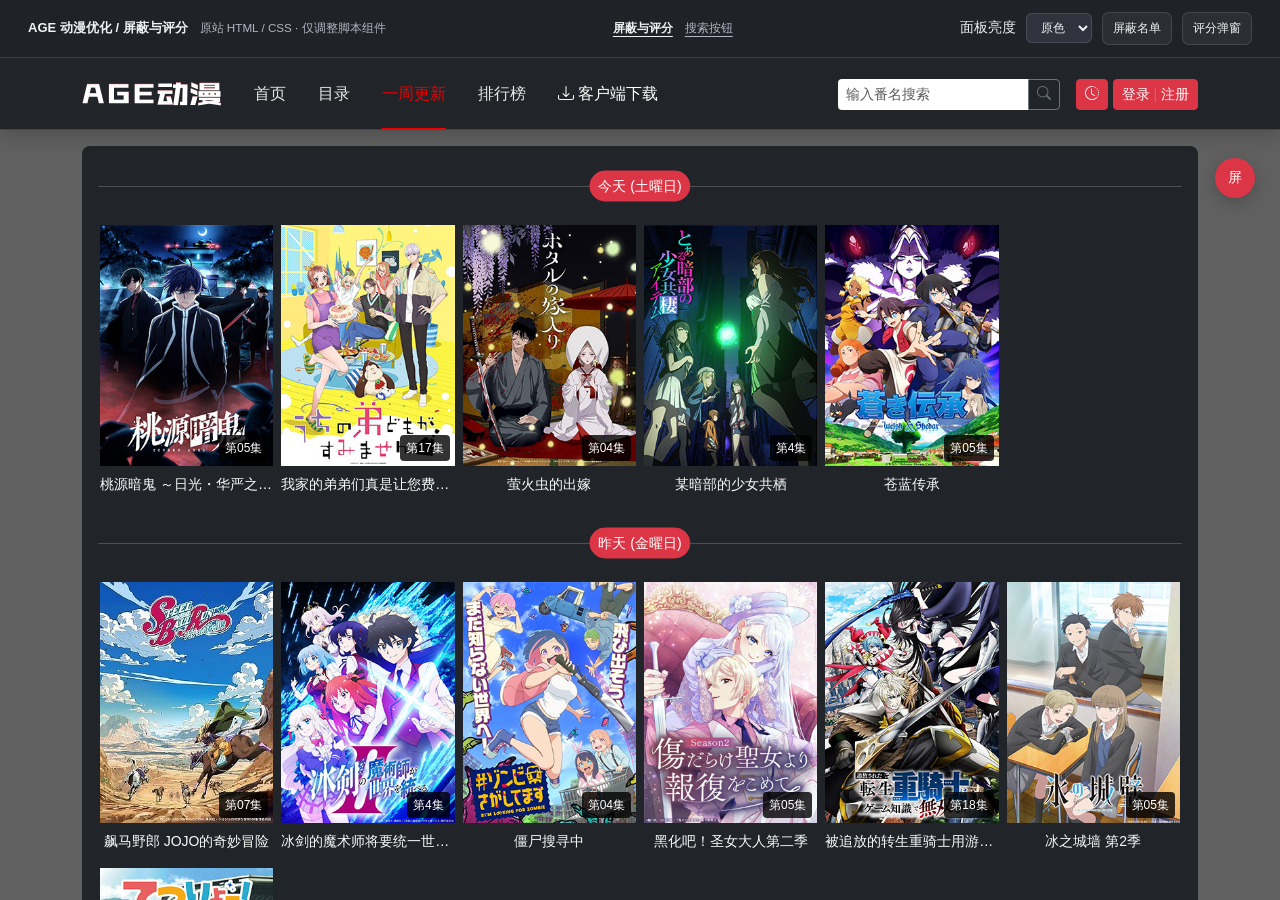
<file: designs/agedm/index.html>
<!DOCTYPE html>
<html lang="zh-CN">
<head>
  <meta charset="UTF-8">
  <meta name="viewport" content="width=device-width, initial-scale=1">
  <title>AGE 动漫优化 · 屏蔽与评分设计稿</title>
  <style>
    :root { color-scheme:dark; --bg:#2b2d33; --surface:#343845; --accent:#dc3545; --accent-hover:#c82333; --text:#f0f1f4; --muted:#b1b5c1; --line:rgba(255,255,255,.12); --quiet:rgba(255,255,255,.055); }
    * { box-sizing:border-box; }
    body { margin:0; background:var(--bg); color:var(--text); font:14px/1.55 -apple-system,BlinkMacSystemFont,"Segoe UI","PingFang SC",sans-serif; }
    button,input,select { font:inherit; }
    button { cursor:pointer; }
    button:focus-visible,input:focus-visible,select:focus-visible { outline:2px solid var(--text); outline-offset:3px; }
    button { color:inherit; border:1px solid var(--line); background:var(--quiet); border-radius:7px; padding:9px 14px; transition:background .15s; }
    button:hover { background:rgba(255,255,255,.11); }
    button.primary { background:var(--accent); border-color:transparent; color:#fff; }
    button.primary:hover { background:var(--accent-hover); }
    button.danger { color:#ffabb3; background:transparent; border-color:transparent; }
    button.danger:hover { background:rgba(220,53,69,.12); }
    button.icon { display:grid; place-items:center; width:32px; height:32px; padding:0; border-color:transparent; background:transparent; font-size:23px; color:var(--muted); }
    button.icon:hover { background:var(--quiet); color:var(--text); }
    .preview-bar { background:#202228; border-bottom:1px solid var(--line); padding:12px 28px; display:flex; align-items:center; justify-content:space-between; gap:16px; flex-wrap:wrap; }
    .preview-bar strong { font-size:13px; font-weight:600; }
    .preview-bar small { color:var(--muted); margin-left:12px; }
    .preview-nav { display:flex; gap:12px; align-items:center; font-size:12px; }
    .preview-nav a { color:var(--muted); text-underline-offset:4px; }
    .preview-nav a[aria-current] { color:var(--text); font-weight:600; }
    .preview-nav a:focus-visible { outline:2px solid var(--text); outline-offset:3px; }
    .preview-tools { display:flex; gap:10px; align-items:center; flex-wrap:wrap; }
    .preview-tools button,.preview-tools select { font-size:12px; padding:6px 10px; }
    select { background:#30333d; color:var(--text); border:1px solid var(--line); border-radius:6px; }
    .entry { position:fixed; top:158px; right:25px; width:40px; height:40px; border:0; border-radius:50%; padding:0; background:var(--accent); color:white; box-shadow:0 4px 16px #0003; }
    .entry:hover { background:var(--accent-hover); }
    dialog { color:var(--text); background:var(--surface); border:1px solid rgba(255,255,255,.16); border-radius:14px; padding:0; box-shadow:0 24px 80px #0007; width:440px; max-width:calc(100vw - 32px); max-height:calc(100dvh - 32px); overflow:auto; }
    #panel { position:fixed; inset:auto; top:50%; left:50%; margin:0; transform:translate(-50%,-50%); z-index:2; overscroll-behavior:contain; }
    dialog::backdrop { background:rgba(12,14,20,.62); }
    .modal-head { display:flex; justify-content:space-between; align-items:flex-start; padding:24px 24px 18px; gap:16px; }
    .eyebrow { color:var(--muted); font-size:11px; letter-spacing:1.4px; margin:0 0 5px; }
    h2 { margin:0; font-size:20px; font-weight:600; letter-spacing:.2px; }
    .count { font-size:12px; color:var(--muted); font-weight:400; vertical-align:middle; margin-left:9px; }
    .enable-row { display:flex; align-items:center; justify-content:space-between; padding:14px 16px; margin:0 24px 16px; border:1px solid var(--line); border-radius:9px; background:var(--quiet); gap:16px; }
    .switch { width:38px; height:22px; border:0; border-radius:20px; padding:3px; background:var(--accent); flex-shrink:0; }
    .switch::after { content:""; display:block; width:16px; height:16px; border-radius:50%; background:#fff; transform:translateX(16px); transition:transform .15s; }
    .switch[aria-checked="false"] { background:#626775; }
    .switch[aria-checked="false"]::after { transform:translateX(0); }
    .switch:hover { background:var(--accent-hover); }
    .list { list-style:none; margin:0; padding:0 24px; max-height:37vh; overflow-y:auto; overscroll-behavior:contain; }
    .list li { display:flex; justify-content:space-between; align-items:center; gap:20px; padding:15px 0; border-bottom:1px solid var(--line); }
    .list li:last-child { border:0; }
    .list li span { overflow-wrap:anywhere; }
    .list button { padding:5px 10px; font-size:12px; white-space:nowrap; color:var(--muted); background:transparent; }
    .list button:hover { background:var(--quiet); color:var(--text); }
    .empty { padding:30px 0 38px; text-align:center; color:var(--muted); }
    .empty strong { display:block; color:var(--text); font-weight:500; margin-bottom:5px; }
    .footer { display:flex; justify-content:space-between; align-items:center; border-top:1px solid var(--line); padding:16px 24px; margin-top:16px; gap:12px; }
    .footer-group { display:flex; gap:8px; }
    .footer button { font-size:12px; padding:7px 12px; }
    .dialog-body { padding:0 24px 24px; }
    .dialog-body p { margin:0 0 20px; color:var(--muted); }
    .dialog-body .target { display:block; padding:14px 16px; margin-bottom:20px; background:var(--quiet); border:1px solid var(--line); border-radius:8px; overflow-wrap:anywhere; }
    .actions { display:flex; gap:10px; justify-content:flex-end; }
    .choices { display:grid; gap:10px; }
    .rating-compare { display:grid; gap:12px; border:1px solid var(--line); background:var(--quiet); padding:16px; border-radius:8px; margin-bottom:20px; }
    .rating-compare small { display:block; color:var(--muted); margin-bottom:3px; }
    .score { float:right; font-size:22px; color:#ffb5bd; }
    label.field { display:block; color:var(--muted); margin-bottom:8px; font-size:12px; }
    input[type="number"] { width:100%; background:var(--quiet); border:1px solid var(--line); border-radius:8px; padding:12px; color:var(--text); margin-bottom:6px; font-size:22px; }
    .error { min-height:25px; color:#ffabb3; font-size:12px; margin-bottom:12px; }
    .toast { position:fixed; bottom:36px; left:50%; transform:translateX(-50%); z-index:10; padding:11px 20px; border:1px solid var(--line); border-radius:9px; background:var(--surface); box-shadow:0 8px 24px #0004; max-width:calc(100vw - 32px); width:max-content; }
    .toast::before { content:"✓"; margin-right:9px; color:#c6d4cc; }
    @media(max-width:650px) { .preview-bar { padding:12px 16px; } .preview-bar small { display:block; margin:4px 0 0; } .entry { right:16px; top:auto; bottom:24px; } .modal-head { padding:20px 20px 16px; } .enable-row { margin-left:20px; margin-right:20px; } .list { padding:0 20px; } .footer { padding:16px 20px; } .dialog-body { padding:0 20px 20px; } }
    @media(prefers-reduced-motion:reduce) { * { transition:none !important; } }
  </style>
</head>
<body>
  <!-- 来源：src/agedm.user.js；原站区域来自 https://www.agedm.io/update 的本地 HTML / CSS 快照。 -->
  <aside class="preview-bar" aria-label="设计预览工具">
    <div><strong>AGE 动漫优化 / 屏蔽与评分</strong><small>原站 HTML / CSS · 仅调整脚本组件</small></div>
    <nav class="preview-nav" aria-label="设计场景"><a href="index.html" aria-current="page">屏蔽与评分</a><a href="search.html">搜索按钮</a></nav>
    <div class="preview-tools">
      <label for="surface">面板亮度</label>
      <select id="surface"><option value="#343845">原色</option><option value="#2f323c">较暗</option><option value="#3c4150">较亮</option></select>
      <button id="preview-panel">屏蔽名单</button><button id="preview-rating">评分弹窗</button>
    </div>
  </aside>
  <iframe id="site-reference" title="AGE 实际更新页参考" src="site-reference.html" style="display:block;border:0;width:100%;height:calc(100vh - 58px)"></iframe>
  <button class="entry" id="entry" title="屏蔽管理" aria-label="打开屏蔽管理">屏</button>
  <dialog id="panel" aria-labelledby="panel-title" data-screen-label="屏蔽管理">
    <div class="modal-head"><div><h2 id="panel-title">屏蔽名单 <span class="count" id="count"></span></h2></div><button class="icon" data-close aria-label="关闭屏蔽名单">×</button></div>
    <div class="enable-row"><div><strong id="enabled-title">屏蔽已启用</strong></div><button class="switch" id="toggle" role="switch" aria-checked="true" aria-label="启用屏蔽"></button></div>
    <ul class="list" id="list"></ul>
    <div class="footer"><div class="footer-group"><button id="import">导入</button><button id="export">导出</button></div><button class="danger" id="clear">清空名单</button></div>
    <input type="file" id="file" accept=".json,application/json" hidden>
  </dialog>
  <dialog id="confirm" aria-labelledby="confirm-title" data-screen-label="操作确认">
    <div class="modal-head"><h2 id="confirm-title">确认操作</h2><button class="icon" data-close aria-label="取消操作">×</button></div>
    <div class="dialog-body"><p id="confirm-desc"></p><strong class="target" id="confirm-target"></strong><div class="actions"><button data-close>取消</button><button class="primary" id="confirm-yes">确认</button></div></div>
  </dialog>
  <dialog id="rating" aria-labelledby="rating-title" data-screen-label="评分记录">
    <div class="modal-head"><div><p class="eyebrow">豆瓣评分</p><h2 id="rating-title">确认动漫名称</h2></div><button class="icon" data-close aria-label="本次不记录">×</button></div>
    <div class="dialog-body" id="rating-choice"><p>豆瓣结果与搜索词不同，请选择记录方式。</p><div class="rating-compare"><div><small>搜索词</small><strong>葬送的芙莉莲 第二季</strong></div><div><span class="score">9.4</span><small>豆瓣结果</small><strong>葬送的芙莉莲</strong></div></div><div class="choices"><button class="primary" data-rating="已绑定两个名称并记录评分">绑定并记录两条</button><button data-rating="已记录搜索词的评分">仅记录搜索词</button><button id="manual">手动改分</button><button data-close>本次不记录</button></div></div>
    <form class="dialog-body" id="rating-manual" hidden novalidate><p>为「葬送的芙莉莲 第二季」记录评分。</p><label class="field" for="score-input">评分 / 0–10，最多一位小数</label><input type="number" id="score-input" min="0" max="10" step="0.1" inputmode="decimal" placeholder="例如 9.4" aria-describedby="score-error"><div class="error" id="score-error" aria-live="polite"></div><div class="actions"><button type="button" id="back">返回</button><button type="submit" class="primary">记录评分</button></div></form>
  </dialog>
  <div class="toast" id="toast" role="status" hidden></div>
  <script>
    'use strict';
    const $ = (id) => document.getElementById(id);
    let blocked = ['关于我转生变成史莱姆这档事', '蓝色监狱', '航海王', '示例：名称较长的动漫条目会自动换行，不挤压操作按钮'];
    let enabled = true;
    let toastTimer;
    let pendingAction = null;
    function notify(message) { clearTimeout(toastTimer); $('toast').textContent = message; $('toast').hidden = false; toastTimer = setTimeout(() => { $('toast').hidden = true; }, 2500); }
    function showConfirm(title, desc, target, action, label) {
      $('confirm-title').textContent = title; $('confirm-desc').textContent = desc; $('confirm-target').textContent = target; $('confirm-yes').textContent = label; pendingAction = action; $('confirm').showModal();
    }
    function render() {
      $('count').textContent = `${blocked.length} 项`;
      $('toggle').setAttribute('aria-checked', String(enabled));
      $('enabled-title').textContent = enabled ? '屏蔽已启用' : '屏蔽已停用';
      $('list').replaceChildren();
      if (!blocked.length) { const item = document.createElement('li'); item.style.display = 'block'; item.innerHTML = `<div class="empty"><strong>暂无屏蔽的动漫</strong>${enabled ? '在动漫卡片上点击 ×，即可加入名单' : '启用屏蔽后，可在卡片上添加动漫'}</div>`; $('list').appendChild(item); }
      for (const name of blocked) {
        const li = document.createElement('li'); const text = document.createElement('span'); text.textContent = name;
        const button = document.createElement('button'); button.textContent = '移出名单'; button.setAttribute('aria-label', `将${name}移出名单`);
        button.addEventListener('click', () => showConfirm('移出屏蔽名单？', '启用屏蔽时，这部动漫将重新显示在更新页。', name, () => { blocked = blocked.filter((value) => value !== name); render(); notify('已移出屏蔽名单'); }, '移出名单'));
        li.append(text, button); $('list').appendChild(li);
      }
      const frame = $('site-reference'); if (frame.contentWindow) frame.contentWindow.postMessage({type:'agedm-state',enabled,blocked},location.origin);

    }
    for (const dialog of document.querySelectorAll('dialog')) {
      dialog.querySelectorAll('[data-close]').forEach((button) => button.addEventListener('click', () => dialog.close()));
      dialog.addEventListener('click', (event) => { if (event.target !== dialog) return; const rect = dialog.getBoundingClientRect(); if (event.clientX < rect.left || event.clientX > rect.right || event.clientY < rect.top || event.clientY > rect.bottom) dialog.close(); });
      dialog.addEventListener('close', () => { document.body.style.overflow = document.querySelector('dialog[open]:not(#panel)') ? 'hidden' : ''; });
    }
    const modalObserver = new MutationObserver(() => { document.body.style.overflow = document.querySelector('dialog[open]:not(#panel)') ? 'hidden' : ''; });
    modalObserver.observe(document.body, { subtree:true, attributes:true, attributeFilter:['open'] });
    $('confirm').addEventListener('close', () => { pendingAction = null; });
    $('confirm-yes').addEventListener('click', () => { const action = pendingAction; pendingAction = null; $('confirm').close(); if (action) action(); });
    document.addEventListener('keydown', (event) => { if (event.key === 'Escape' && $('panel').open && !document.querySelector('dialog:modal')) $('panel').close(); });
    $('entry').addEventListener('click', () => { if ($('panel').open) $('panel').close(); else $('panel').show(); });
    $('preview-panel').addEventListener('click', () => $('panel').show());
    $('toggle').addEventListener('click', () => { enabled = !enabled; render(); });
    $('clear').addEventListener('click', () => { if (!blocked.length) return; showConfirm('清空屏蔽名单？', '清空后，名单中的动漫将重新显示。此操作无法撤销。', `全部 ${blocked.length} 项`, () => { blocked = []; render(); notify('已清空屏蔽名单'); }, '确认清空'); });
    $('import').addEventListener('click', () => $('file').click());
    $('file').addEventListener('change', async () => {
      const file = $('file').files[0]; if (!file) return;
      try { const data = JSON.parse(await file.text()); if (!Array.isArray(data)) throw new Error(); blocked = [...new Set([...data.filter((name) => typeof name === 'string').map((name) => name.trim()).filter(Boolean), ...blocked])]; render(); notify('已导入并合并名单'); } catch { notify('导入失败：文件需为 JSON 字符串数组'); }
      $('file').value = '';
    });
    $('export').addEventListener('click', () => { const url = URL.createObjectURL(new Blob([JSON.stringify(blocked, null, 2)], { type:'application/json' })); const link = document.createElement('a'); link.href = url; link.download = 'agedm-屏蔽名单-设计稿.json'; link.click(); setTimeout(() => URL.revokeObjectURL(url), 1000); notify('已导出示例名单'); });
    function ratingMode(manual) { $('rating-choice').hidden = manual; $('rating-manual').hidden = !manual; $('rating-title').textContent = manual ? '手动记录评分' : '确认动漫名称'; if (manual) $('score-input').focus(); }
    $('preview-rating').addEventListener('click', () => { ratingMode(false); $('score-input').value = ''; $('score-input').removeAttribute('aria-invalid'); $('score-error').textContent = ''; $('rating').showModal(); });
    $('manual').addEventListener('click', () => ratingMode(true)); $('back').addEventListener('click', () => ratingMode(false));
    document.querySelectorAll('[data-rating]').forEach((button) => button.addEventListener('click', () => { $('rating').close(); notify(button.dataset.rating); }));
    $('rating-manual').addEventListener('submit', (event) => { event.preventDefault(); const raw = $('score-input').value; const score = Number(raw); if (!raw || !Number.isFinite(score) || score < 0 || score > 10 || Math.abs(score * 10 - Math.round(score * 10)) > 1e-8) { $('score-error').textContent = '请输入 0–10 的数字，最多一位小数'; $('score-input').setAttribute('aria-invalid', 'true'); return; } $('score-input').removeAttribute('aria-invalid'); $('rating').close(); notify(`已记录评分 ${score.toFixed(1)}（示例）`); });
    $('surface').addEventListener('change', () => document.documentElement.style.setProperty('--surface', $('surface').value));
    addEventListener('message', event => { if(event.origin !== location.origin || event.source !== $('site-reference').contentWindow) return; if(event.data.type === 'agedm-ready') render(); if(event.data.type === 'agedm-block' && typeof event.data.name === 'string') { const name=event.data.name; showConfirm('屏蔽这部动漫？','加入名单后，这部动漫将从更新页隐藏。',name,()=>{blocked=[name,...blocked.filter(value=>value!==name)];render();notify('已加入屏蔽名单');},'确认屏蔽'); } });
    render();
  </script>
</body>
</html>
</file>
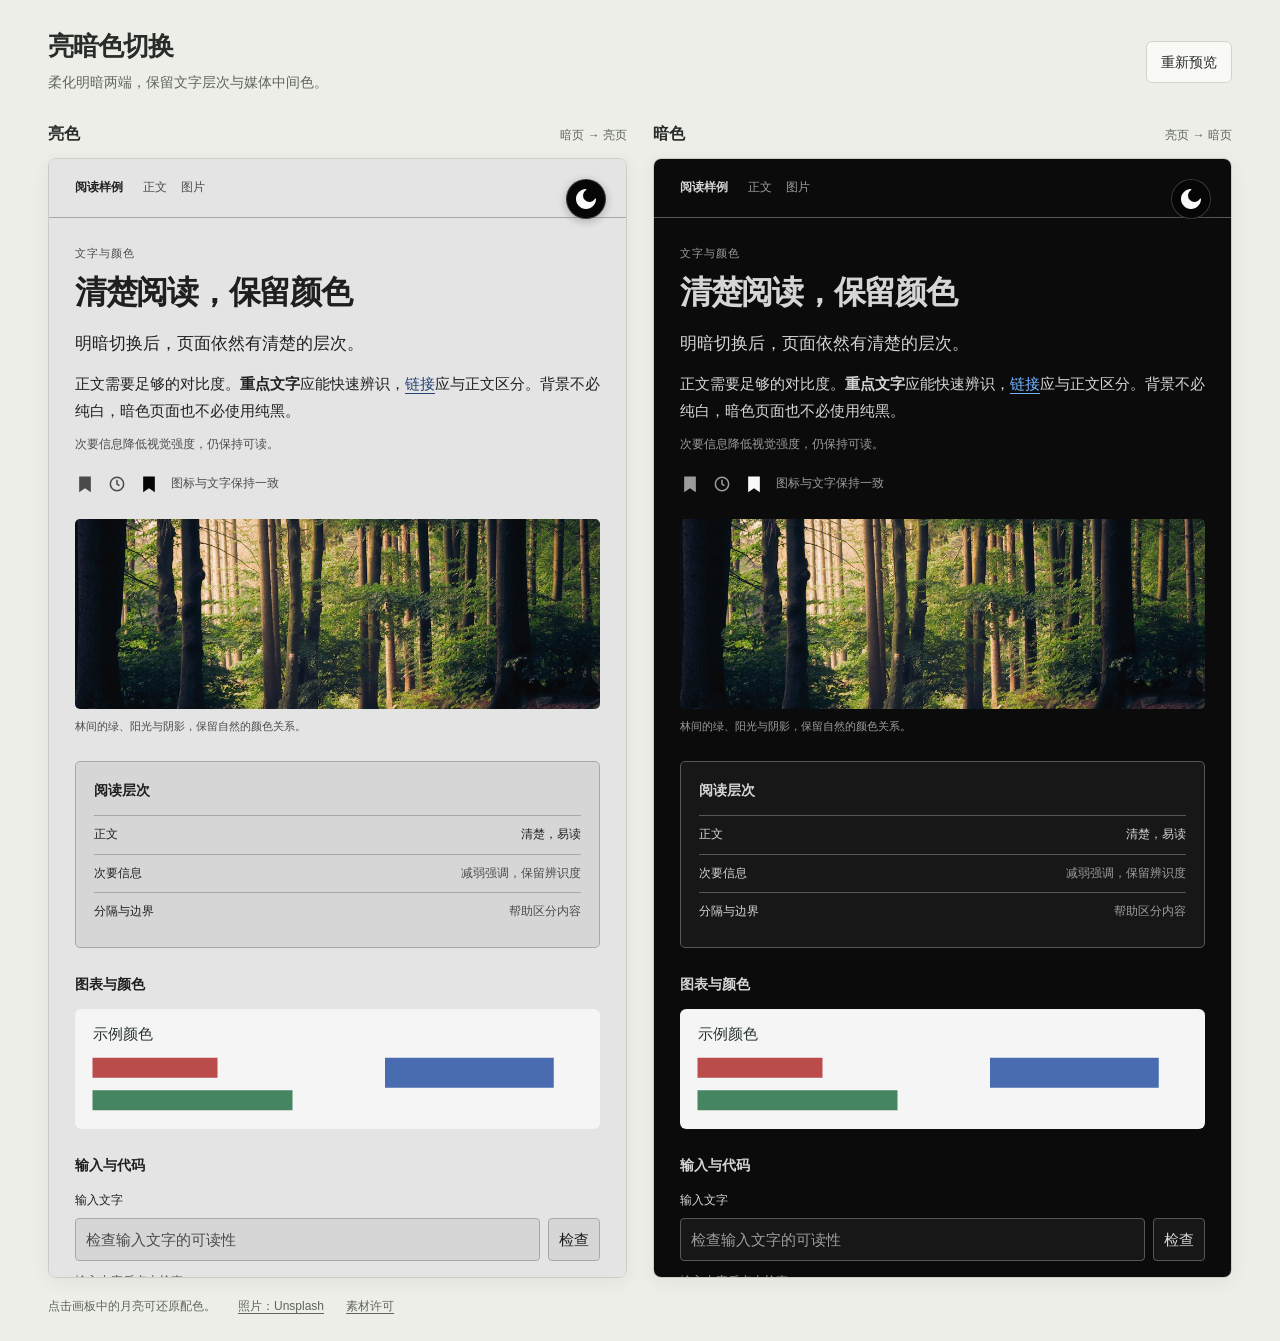
<file: designs/color-mode-switch/index.html>
<!doctype html>
<html lang="zh-CN">
<head>
  <meta charset="utf-8">
  <meta name="viewport" content="width=device-width, initial-scale=1">
  <title>亮暗色切换 · 改进设计</title>
  <!-- 两个画板均运行当前脚本。亮页来自暗色内容，暗页来自亮色内容；未另画一套转换后的颜色。 -->
  <style>
    :root { color-scheme: light; --paper:#eeeee9; --ink:#292d29; --muted:#5d655d; --line:#d1d5cc; }
    * { box-sizing:border-box; }
    body { margin:0; background:var(--paper); color:var(--ink); font:14px/1.75 -apple-system,"SF Pro Text","PingFang SC","Noto Sans SC",sans-serif; }
    main { max-width:1280px; margin:auto; padding:30px clamp(18px,4vw,48px) 24px; }
    .heading { display:flex; align-items:center; justify-content:space-between; flex-wrap:wrap; gap:16px; margin-bottom:26px; }
    h1 { font-size:26px; font-weight:650; letter-spacing:-.04em; line-height:1.3; margin:0 0 6px; }
    .heading p { color:var(--muted); margin:0; }
    button { font:inherit; color:var(--ink); background:#f9faf6; border:1px solid var(--line); border-radius:6px; min-height:42px; padding:7px 14px; cursor:pointer; }
    button:hover { border-color:#6b7f6c; }
    button:focus-visible,a:focus-visible { outline:3px solid #52795d; outline-offset:3px; }
    .screens { display:grid; grid-template-columns:repeat(2,minmax(0,1fr)); align-items:start; gap:26px; }
    article { min-width:0; }
    .label { display:flex; justify-content:space-between; align-items:baseline; gap:12px; margin:0 0 10px; }
    h2 { margin:0; font-size:16px; font-weight:620; }
    .label span { color:var(--muted); font-size:12px; }
    iframe { display:block; width:100%; height:1120px; border:1px solid #c9cec4; border-radius:8px; background:#fff; box-shadow:0 4px 18px #242c2410; }
    footer { display:flex; flex-wrap:wrap; gap:8px 22px; color:var(--muted); font-size:12px; margin-top:18px; }
    footer a { color:inherit; text-underline-offset:3px; }
    @media (max-width:760px) { .screens { grid-template-columns:1fr; gap:28px; } main { padding-top:22px; } iframe { height:1180px; } }
    @media (prefers-reduced-motion:reduce) { * { scroll-behavior:auto !important; } }
  </style>
</head>
<body>
<main>
  <header class="heading">
    <div><h1>亮暗色切换</h1><p>柔化明暗两端，保留文字层次与媒体中间色。</p></div>
    <button id="reload" type="button">重新预览</button>
  </header>
  <section class="screens" aria-label="改进后的亮暗设计">
    <article data-screen-label="改进后的亮色">
      <div class="label"><h2>亮色</h2><span>暗页 → 亮页</span></div>
      <iframe id="light-preview" title="改进后的亮色页面" allowfullscreen></iframe>
    </article>
    <article data-screen-label="改进后的暗色">
      <div class="label"><h2>暗色</h2><span>亮页 → 暗页</span></div>
      <iframe id="dark-preview" title="改进后的暗色页面" allowfullscreen></iframe>
    </article>
  </section>
  <footer><span>点击画板中的月亮可还原配色。</span><a href="https://images.unsplash.com/photo-1441974231531-c6227db76b6e" target="_blank" rel="noreferrer">照片：Unsplash</a><a href="https://unsplash.com/license" target="_blank" rel="noreferrer">素材许可</a></footer>
</main>
<template id="reading-page">
  <header class="navigation"><strong>阅读样例</strong><nav aria-label="页内导航"><a href="#reading">正文</a><a href="#photo">图片</a></nav></header>
  <main class="reading" id="reading">
    <div class="eyebrow">文字与颜色</div>
    <h1>清楚阅读，保留颜色</h1>
    <p class="lead">明暗切换后，页面依然有清楚的层次。</p>
    <p>正文需要足够的对比度。<strong>重点文字</strong>应能快速辨识，<a href="#details">链接</a>应与正文区分。背景不必纯白，暗色页面也不必使用纯黑。</p>
    <p class="secondary">次要信息降低视觉强度，仍保持可读。</p>
    <div class="icon-row"><svg id="fill-icon" width="20" height="20" viewBox="0 0 24 24" fill="currentColor" aria-label="书签图标"><path d="M5 3h14v19l-7-5-7 5Z"></path></svg><svg id="stroke-icon" width="20" height="20" viewBox="0 0 24 24" fill="none" stroke="currentColor" stroke-width="1.8" aria-label="时钟图标"><circle cx="12" cy="12" r="8"></circle><path d="M12 7v5l3 2"></path></svg><svg id="fixed-icon" width="20" height="20" viewBox="0 0 24 24" fill="#fff" aria-label="固定色书签"><path d="M5 3h14v19l-7-5-7 5Z"></path></svg><span>图标与文字保持一致</span></div>
    <figure id="photo"><picture><source srcset="assets/forest.jpg" type="image/jpeg"><img src="assets/forest.jpg" width="960" height="639" alt="阳光穿过森林，照亮绿色树叶与林间小路"></picture><figcaption>林间的绿、阳光与阴影，保留自然的颜色关系。</figcaption></figure>
    <section class="details" id="details" aria-labelledby="detail-title">
      <h2 id="detail-title">阅读层次</h2>
      <div class="detail-row"><strong>正文</strong><span>清楚，易读</span></div>
      <div class="detail-row"><strong>次要信息</strong><span class="secondary">减弱强调，保留辨识度</span></div>
      <div class="detail-row"><strong>分隔与边界</strong><span class="secondary">帮助区分内容</span></div>
    </section>
    <section class="colors" aria-labelledby="colors-title">
      <h2 id="colors-title">图表与颜色</h2>
      <svg id="chart" viewBox="0 0 420 96" role="img" aria-label="红绿蓝色条样例"><rect width="420" height="96" rx="5" fill="#f5f5f5"></rect><text x="14" y="24" fill="currentColor" font-size="12">示例颜色</text><rect x="14" y="39" width="100" height="16" fill="#bb4c4c"></rect><rect x="14" y="65" width="160" height="16" fill="#458561"></rect><svg id="nested-svg" x="248" y="25" width="145" height="55" viewBox="0 0 145 55"><rect x="0" y="14" width="135" height="24" fill="#476caf"></rect></svg></svg>
    </section>
    <section class="search" aria-labelledby="search-title">
      <h2 id="search-title">输入与代码</h2>
      <label for="query">输入文字</label>
      <div class="form-row"><input id="query" placeholder="检查输入文字的可读性"><button type="button" id="confirm">检查</button></div>
      <p class="secondary" id="search-result" aria-live="polite">输入内容后点击检查。</p>
      <pre><code>const theme = 'readable';</code></pre>
    </section>
    <details class="media-check">
      <summary>图片效果与视频</summary>
      <figure><img id="gray-photo" src="assets/forest.jpg" width="960" height="639" style="filter:grayscale(1)!important" alt="保留原有灰度效果的森林照片"><figcaption>图片原有的灰度效果保持不变。</figcaption></figure>
      <video id="sample-video" autoplay muted playsinline aria-label="红绿蓝等六色色条视频"></video>
      <button id="video-fullscreen" type="button">全屏播放</button>
    </details>
  </main>
</template>
<script id="script-source" type="application/json">"// ==UserScript==\n// @name         亮暗色切换\n// @namespace    https://github.com/11ze\n// @version      0.1.8\n// @description  2026-11-20 切换按钮补 aria-label、空 alt 与键盘焦点环；2026-11-11 采集冻结+解冻前逐元素落定+补偿链剥离，transition:filter 站点原滤镜不被污染、启停不闪\n// @author       11ze\n// @match        *://*/*\n// @run-at       document-start\n// @noframes\n// @icon         [data-uri]\n// @grant        GM_addStyle\n// @grant        GM_registerMenuCommand\n// @license      MIT\n// ==/UserScript==\n\n(function () {\n  'use strict';\n\n  const STORAGE_KEY = '11ze_color_mode_switch_reverse_color_mode';\n  const TOGGLE_CONTAINER_ID = '11ze-reverse-color-mode-toggle-container';\n  const PAGE_FILTER = 'invert(1) hue-rotate(180deg) contrast(0.95)';\n  // 逆序补偿页面滤镜；极端高光与阴影受色域裁切限制，无法完全恢复。\n  const MEDIA_FILTER = 'contrast(1.0526315789473684) hue-rotate(180deg) invert(1)';\n  const MEDIA_SELECTOR = 'img, video, iframe, canvas, svg';\n  const ORIGINAL_FILTER_PROPERTY = '--11ze-original-filter';\n\n  /**\n   * 状态存取：storage 由调用方注入，异常（隐私模式/配额）时读出关闭、写返回 false\n   */\n  function readState(storage) {\n    try {\n      return storage.getItem(STORAGE_KEY) === 'true';\n    } catch {\n      return false;\n    }\n  }\n\n  function writeState(storage, reverseColorMode) {\n    try {\n      storage.setItem(STORAGE_KEY, reverseColorMode.toString());\n      return true;\n    } catch {\n      return false;\n    }\n  }\n\n  /**\n   * 采集冻结样式表：媒体自带 transition:filter（如 weekly.tw93.fun 的 .card-cover）时，\n   * 采集周期的恢复/重挂会让过渡反复重定向，飞行中的 getComputedStyle 返回插值中间值\n   * （实测 contrast(1.0314) hue-rotate(107.384deg) invert(0.596579) ≈ 59.6% 插值点），\n   * 被采为站点原值后补偿基准永久污染。采集窗口内整表禁过渡，恢复、读取、重挂全程读目标值。\n   * :not(#id) 抬特异性，压过 Tailwind .!transition 这类 class 级 !important 过渡。\n   */\n  function buildCaptureFreezeCss() {\n    return `\n      :is(img, video, iframe, canvas, svg, :fullscreen):not(#nonexistent-11ze-capture-freeze) {\n        transition: none !important;\n      }\n    `;\n  }\n\n  /**\n   * 反转样式表：整页反转、媒体与自挂按钮二次反转抵消、\n   * 逃生舱元素仅清除自身 filter（CSS filter 下子树无法脱离整页反转）\n   */\n  function buildReverseColorCss() {\n    return `\n      html {\n        filter: ${PAGE_FILTER} !important;\n      }\n\n      img, video, iframe, canvas, svg,\n      [id='${TOGGLE_CONTAINER_ID}'] {\n        filter: var(--11ze-original-filter, ) ${MEDIA_FILTER} !important;\n      }\n\n      /* 容器已带二次反转，容器内 img 再被上面的媒体规则命中会叠成三层（奇数）反转，白色图标变黑底黑字 */\n      [id='${TOGGLE_CONTAINER_ID}'] img {\n        filter: var(--11ze-original-filter, none) !important;\n      }\n\n      /* 单色 SVG 随文字变色；用计算后的颜色识别固定黑白和 currentColor */\n      svg[data-11ze-monochrome] {\n        filter: var(--11ze-original-filter, none) !important;\n      }\n\n      /* 嵌套 SVG 共享最外层的处理，不能逐层叠加滤镜 */\n      svg svg {\n        filter: var(--11ze-original-filter, none) !important;\n      }\n\n      /* 逃生舱仅此类名：data-theme 之类的属性选择器特异性高于 html，会反杀整页反转；\n         且 filter:none 无法让子树脱离反转，本就只对媒体二次反转有效 */\n      .reverse-color-mode-ignore {\n        filter: var(--11ze-original-filter, none) !important;\n      }\n\n      /* 全屏内容进入顶层后不再受 html 滤镜影响，只保留站点原有滤镜 */\n      :fullscreen,\n      :fullscreen :is(img, video, iframe, canvas, svg),\n      :fullscreen [id='${TOGGLE_CONTAINER_ID}'] {\n        filter: var(--11ze-original-filter, none) !important;\n      }\n\n      /* 按钮只在反转开启时显示：白线 + 黑带双环，亮暗页都看得见；\n         box-shadow 用 !important 压过按钮内联的常态阴影，失焦后自动恢复 */\n      [id='11ze-reverse-color-mode-toggle-button']:focus-visible {\n        outline: 2px solid #fff;\n        outline-offset: 2px;\n        box-shadow: 0 0 0 5px rgba(0, 0, 0, 0.85) !important;\n      }\n    `;\n  }\n\n  // 与 @icon 分家：按钮底 #000 需白月（img 独立文档 currentColor 回落黑，黑底不可见）；\n  // @icon 底是油猴浅色面板需 currentColor（回落黑）。两份 base64 人肉同步，\n  // 形状一致性（剥 fill 后逐字节一致）由测试锁定，改月亮路径须两处同改\n  const ICON_SUN_DATA_URI =\n    '[data-uri]';\n\n  // 定稿「墨盘」（designs/color-mode-switch/ 方向 A，2026-10-31）：\n  // 黑底发丝描边补暗页隐身（黑底唯一隐身场景是反转后暗页——亮站转暗，罕用），\n  // hover 三联动（上浮/描边亮/浮字），常态全不透明（0.7 会把描边压没）\n  const STYLES = {\n    container: {\n      position: 'fixed',\n      top: '20px',\n      right: '20px',\n      zIndex: '9999',\n    },\n    button: {\n      width: '40px',\n      height: '40px',\n      borderRadius: '50%',\n      border: '1px solid rgba(255, 255, 255, 0.22)',\n      // 按钮只在反转开启时显示，主场景暗转亮——反转后的亮页上黑底白月对比度最高\n      backgroundColor: '#000',\n      // 描边只保暗页下限，阴影保反转后亮页上不悬空；描边 hover 变亮是主反馈\n      boxShadow: '0 2px 10px rgba(0, 0, 0, 0.28)',\n      cursor: 'pointer',\n      // tooltip 的定位锚点（挂 button 内：display:none 级联隐藏、随按钮位移）\n      position: 'relative',\n      // 站点全局 button/overflow 样式会裁掉探出按钮左侧的 tooltip\n      overflow: 'visible',\n      fontSize: '20px',\n      display: 'flex',\n      alignItems: 'center',\n      justifyContent: 'center',\n      transition: 'transform 0.18s ease, border-color 0.18s ease, box-shadow 0.18s ease',\n    },\n    buttonHover: {\n      transform: 'translateY(-2px)',\n      borderColor: 'rgba(255, 255, 255, 0.55)',\n      boxShadow: '0 6px 18px rgba(0, 0, 0, 0.32)',\n    },\n    buttonNormal: {\n      transform: 'none',\n      borderColor: 'rgba(255, 255, 255, 0.22)',\n      boxShadow: '0 2px 10px rgba(0, 0, 0, 0.28)',\n    },\n    icon: {\n      width: '24px',\n      height: '24px',\n      // 站点全局 img 样式会命中此图标打出方框，四项内联重置挡住\n      border: 'none',\n      outline: 'none',\n      padding: '0',\n      background: 'none',\n    },\n    tooltip: {\n      // 挂 button 内：关闭态 display:none 级联隐藏，无需单独同步显隐\n      position: 'absolute',\n      top: '50%',\n      right: 'calc(100% + 10px)',\n      transform: 'translateY(-50%) translateX(4px)',\n      // 暗页上黑底气泡无描边则边界不可见，与按钮描边同理\n      background: 'rgba(20, 20, 20, 0.92)',\n      border: '1px solid rgba(255, 255, 255, 0.25)',\n      color: '#fff',\n      fontSize: '12px',\n      lineHeight: '1',\n      padding: '7px 9px',\n      borderRadius: '6px',\n      whiteSpace: 'nowrap',\n      opacity: '0',\n      // 不参与 hover：鼠标扫过 tooltip 不算离开容器，防连击抖动\n      pointerEvents: 'none',\n      transition: 'opacity 0.16s ease, transform 0.16s ease',\n    },\n    tooltipHover: {\n      opacity: '1',\n      transform: 'translateY(-50%) translateX(0)',\n    },\n    tooltipNormal: {\n      opacity: '0',\n      transform: 'translateY(-50%) translateX(4px)',\n    },\n  };\n\n  function setStyles(el, styles) {\n    Object.assign(el.style, styles);\n  }\n\n  function setHover(el, applyHover) {\n    // mouseenter/mouseleave 不冒泡；mouseover/mouseout 会在容器与子按钮间连击导致样式抖动\n    el.addEventListener('mouseenter', function () {\n      applyHover(true);\n    });\n    el.addEventListener('mouseleave', function () {\n      applyHover(false);\n    });\n  }\n\n  function createEl(tag, styles = {}, props = {}) {\n    const el = document.createElement(tag);\n    setStyles(el, styles);\n    Object.assign(el, props);\n    return el;\n  }\n\n  let isReverseColorMode = readState(localStorage);\n  let reverseColorModeStyle = null;\n  let captureFreezeStyle = null;\n  let toggleButtonElement = null;\n  let mediaObserver = null;\n  let mediaUpdateFrame = null;\n  const mediaStyles = new Map();\n\n  function isMonochromeSvg(svg) {\n    // 图片、外部符号和渐变不能从当前绘制色判断，保留媒体处理。\n    if (svg.querySelector('image, foreignObject, use')) return false;\n    const shapes = [svg, ...svg.querySelectorAll('path, rect, circle, ellipse, line, polyline, polygon, text')];\n    return shapes.every(function (shape) {\n      const style = getComputedStyle(shape);\n      return [style.fill, style.stroke].every(function (paint) {\n        if (paint === 'none' || paint === 'transparent') return true;\n        const match = paint.match(/^rgba?\\(([^)]+)\\)$/);\n        if (!match) return false;\n        const channels = match[1].split(/[,\\s/]+/).map(Number);\n        return channels[3] === 0 || (channels[0] === channels[1] && channels[1] === channels[2]);\n      });\n    });\n  }\n\n  // 补偿链签名：按容差识别尾部重复的 contrast→hue-rotate→invert 有序三元组。\n  // computed 会把常量舍入为 6 位有效数字（contrast(1.05263)），过渡插值近终点\n  // 还会产生漂移（contrast(1.05259) hue-rotate(179.867deg) invert(0.999261)，99.9% 插值点）；\n  // 站点暗色常用的 invert(1) hue-rotate(180deg) 顺序不同，不会被误剥。\n  const COMPENSATION_CHAIN_PATTERN = /(?:^| )contrast\\((\\d+(?:\\.\\d+)?)\\) hue-rotate\\((\\d+(?:\\.\\d+)?)deg\\) invert\\((\\d+(?:\\.\\d+)?)\\)$/;\n\n  function stripCompensationChains(filterValue) {\n    // var() 引用（模板字面量）不是 computed 展开链，原样返回\n    if (!filterValue || filterValue.includes('var(')) return filterValue;\n    let value = filterValue;\n    while (value) {\n      const match = value.match(COMPENSATION_CHAIN_PATTERN);\n      // 容差覆盖舍入与漂移；contrast 目标值与 MEDIA_FILTER 同源（1/0.95）\n      if (!match || Math.abs(Number(match[1]) - 1.0526315789473684) > 0.002 ||\n          Math.abs(Number(match[2]) - 180) > 1 || Math.abs(Number(match[3]) - 1) > 0.002) break;\n      value = value.slice(0, match.index).trimEnd();\n    }\n    return value;\n  }\n\n  function updateMediaStyles(root) {\n    const elements = new Set(root.querySelectorAll(MEDIA_SELECTOR));\n    if (root === document && document.fullscreenElement) elements.add(document.fullscreenElement);\n    if (root.nodeType === 1 && (root.matches(MEDIA_SELECTOR) || root === document.fullscreenElement)) {\n      elements.add(root);\n    }\n    for (let svg = root.closest?.('svg'); svg; svg = svg.parentElement?.closest('svg')) elements.add(svg);\n    if (!elements.size) return;\n\n    // 同步读取期间停用脚本样式，避免把自己的补偿重新采集为站点滤镜；\n    // 同时冻结过渡，防止站点 transition:filter 让读取落在插值中间值上。\n    const disabled = reverseColorModeStyle.disabled;\n    const frozen = captureFreezeStyle.disabled;\n    reverseColorModeStyle.disabled = true;\n    captureFreezeStyle.disabled = false;\n    try {\n      const originals = [];\n      for (const element of elements) {\n        if (!element.isConnected) continue;\n        const previous = mediaStyles.get(element);\n        let inlineFilter = element.style.getPropertyValue('filter');\n        let priority = element.style.getPropertyPriority('filter');\n        if (previous?.appliedFilter && inlineFilter === previous.appliedFilter && priority === 'important') {\n          inlineFilter = previous.inlineFilter;\n          priority = previous.priority;\n          element.style.setProperty('filter', inlineFilter, priority);\n        } else {\n          // 若内联 filter 被写回 computed 展开链（写入方不限），尾部会带脚本补偿；\n          // 剥离后再当站点原值，否则每轮重算链叠一层，关闭时也残留。\n          const stripped = stripCompensationChains(inlineFilter);\n          if (stripped !== inlineFilter) {\n            inlineFilter = stripped;\n            element.style.setProperty('filter', inlineFilter, priority);\n          }\n        }\n        originals.push({ element, inlineFilter, priority });\n      }\n      // 先读取整批原值，防止 filter:inherit 读到父媒体刚挂上的补偿。\n      const captured = originals.map(function (original) {\n        const { element } = original;\n        // computed 尾部同样可能带补偿链（内联写回或 inherit 读到父级污染），剥离后才是站点原值。\n        const filter = stripCompensationChains(getComputedStyle(element).filter);\n        return { ...original, filter,\n          monochrome: element.matches('svg') && isMonochromeSvg(element) };\n      });\n      for (const { element, inlineFilter, priority, filter, monochrome } of captured) {\n        // initial 阻止私有属性从外层媒体继承，none 又不能与滤镜函数拼接；纯补偿链剥空时同理。\n        element.style.setProperty(ORIGINAL_FILTER_PROPERTY,\n          filter === 'none' || filter === '' ? 'initial' : filter);\n        if (element.matches('svg')) {\n          if (monochrome) element.setAttribute('data-11ze-monochrome', '');\n          else element.removeAttribute('data-11ze-monochrome');\n        }\n        // 内联 important 同时覆盖站点样式表中的 important，原值留待关闭时恢复。\n        const compensate = element.matches(MEDIA_SELECTOR) && !monochrome &&\n          element !== document.fullscreenElement &&\n          !element.matches('svg svg, .reverse-color-mode-ignore, :fullscreen *') &&\n          !(element.matches('img') && element.closest(`[id='${TOGGLE_CONTAINER_ID}']`));\n        const appliedFilter = compensate ? `var(--11ze-original-filter, ) ${MEDIA_FILTER}` : 'var(--11ze-original-filter, none)';\n        element.style.setProperty('filter', appliedFilter, 'important');\n        mediaStyles.set(element, { lastStyle: element.getAttribute('style'), inlineFilter, priority, appliedFilter });\n      }\n      // 采集末尾、解冻前逐元素回读一次：读原值时（反转表停用）引擎把 none 记为\n      // 前置样式，解冻时 none ≠ 补偿链会创建 0.12s 过渡——首屏负片渐变回补偿（闪），\n      // 无后续重算则停在负片。冻结区内落定终值后，解冻前后一致，不创建过渡。\n      // 根元素单次读取不会重算全部脏元素，必须逐元素回读。\n      for (const { element } of captured) getComputedStyle(element).filter;\n    } finally {\n      captureFreezeStyle.disabled = frozen;\n      reverseColorModeStyle.disabled = disabled;\n    }\n  }\n\n  function clearMediaStyle(element) {\n    const previous = mediaStyles.get(element);\n    if (previous.appliedFilter && element.style.getPropertyValue('filter') === previous.appliedFilter &&\n        element.style.getPropertyPriority('filter') === 'important') {\n      element.style.setProperty('filter', previous.inlineFilter, previous.priority);\n    }\n    element.style.removeProperty(ORIGINAL_FILTER_PROPERTY);\n    element.removeAttribute('data-11ze-monochrome');\n    mediaStyles.delete(element);\n  }\n\n  function observeMedia() {\n    mediaObserver = new MutationObserver(function (records) {\n      let changed = false;\n      for (const record of records) {\n        if (record.type === 'attributes' && record.attributeName === 'style' &&\n            mediaStyles.get(record.target)?.lastStyle === record.target.getAttribute('style')) continue;\n        changed = true;\n      }\n      if (!changed || mediaUpdateFrame !== null) return;\n      mediaUpdateFrame = requestAnimationFrame(function () {\n        mediaUpdateFrame = null;\n        for (const element of mediaStyles.keys()) {\n          if (!element.isConnected) clearMediaStyle(element);\n        }\n        // 样式表删除、兄弟选择器和 :has() 都可能影响目标子树外的媒体。\n        updateMediaStyles(document);\n      });\n    });\n    mediaObserver.observe(document, {\n      childList: true,\n      subtree: true,\n      characterData: true,\n      attributes: true,\n      attributeFilter: ['style', 'class', 'fill', 'stroke', 'color'],\n    });\n    updateMediaStyles(document);\n  }\n\n  /**\n   * document-start 即执行：早注反转样式防加载期闪白，此时 body 未就绪不碰按钮\n   */\n  function init() {\n    GM_registerMenuCommand('切换', toggleReverseColorMode);\n    document.addEventListener('fullscreenchange', function () {\n      if (!reverseColorModeStyle) return;\n      for (const element of mediaStyles.keys()) {\n        if (!element.matches(MEDIA_SELECTOR) && element !== document.fullscreenElement) clearMediaStyle(element);\n      }\n      updateMediaStyles(document.fullscreenElement || document);\n    });\n    // document-start 时外部样式表可能尚未加载，加载后重读站点滤镜。\n    document.addEventListener('load', function (event) {\n      if (reverseColorModeStyle && event.target.tagName === 'LINK') updateMediaStyles(document);\n    }, true);\n\n    if (isReverseColorMode) {\n      applyReverseColorMode();\n    }\n  }\n\n  function mountToggleButton() {\n    createToggleButton();\n    updateToggleButton();\n  }\n\n  function createToggleButton() {\n    const buttonContainer = createEl('div', STYLES.container, {\n      id: TOGGLE_CONTAINER_ID,\n    });\n\n    const icon = createEl('img', STYLES.icon, {\n      src: ICON_SUN_DATA_URI,\n      alt: '',\n    });\n    icon.setAttribute('aria-hidden', 'true');\n\n    const tooltip = createEl('span', STYLES.tooltip, {\n      textContent: '还原配色',\n    });\n\n    const toggleButton = createEl('button', STYLES.button, {\n      id: '11ze-reverse-color-mode-toggle-button',\n      type: 'button',\n    });\n    toggleButton.setAttribute('aria-label', '还原配色');\n    toggleButton.appendChild(icon);\n    toggleButton.appendChild(tooltip);\n\n    // hover 三联动作用于 button 与 tooltip，容器本身无样式变化\n    setHover(buttonContainer, function (hovered) {\n      setStyles(toggleButton, hovered ? STYLES.buttonHover : STYLES.buttonNormal);\n      setStyles(tooltip, hovered ? STYLES.tooltipHover : STYLES.tooltipNormal);\n    });\n    toggleButton.addEventListener('click', toggleReverseColorMode);\n\n    buttonContainer.appendChild(toggleButton);\n    document.body.appendChild(buttonContainer);\n\n    toggleButtonElement = toggleButton;\n  }\n\n  function updateToggleButton() {\n    if (!toggleButtonElement) {\n      return;\n    }\n\n    toggleButtonElement.style.display = isReverseColorMode ? 'flex' : 'none';\n  }\n\n  function toggleReverseColorMode() {\n    const nextMode = !isReverseColorMode;\n\n    // 写入失败（配额/禁用）时短路，内存态、存储态、视觉态保持一致\n    if (!writeState(localStorage, nextMode)) return;\n\n    isReverseColorMode = nextMode;\n\n    updateToggleButton();\n\n    if (isReverseColorMode) {\n      applyReverseColorMode();\n    } else {\n      removeReverseColorMode();\n    }\n  }\n\n  function applyReverseColorMode() {\n    if (reverseColorModeStyle) return;\n\n    reverseColorModeStyle = GM_addStyle(buildReverseColorCss());\n    captureFreezeStyle = GM_addStyle(buildCaptureFreezeCss());\n    captureFreezeStyle.disabled = true;\n    observeMedia();\n  }\n\n  function removeReverseColorMode() {\n    if (reverseColorModeStyle) {\n      mediaObserver.disconnect();\n      mediaObserver = null;\n      if (mediaUpdateFrame !== null) cancelAnimationFrame(mediaUpdateFrame);\n      mediaUpdateFrame = null;\n      reverseColorModeStyle.remove();\n      reverseColorModeStyle = null;\n      // 关闭与开启同一防闪边界：撤冻结前清内联补偿并逐元素落定（站点原值成为\n      // 最后记录的计算值），否则补偿链→none 的 0.12s 过渡照样创建（关闭闪烁）。\n      const elements = [...mediaStyles.keys()];\n      captureFreezeStyle.disabled = false;\n      try {\n        for (const element of elements) clearMediaStyle(element);\n        for (const element of elements) getComputedStyle(element).filter;\n      } finally {\n        captureFreezeStyle.disabled = true;\n      }\n      captureFreezeStyle.remove();\n      captureFreezeStyle = null;\n    }\n  }\n\n  // 测试钩子：浏览器中 __COLOR_MODE_SWITCH_TEST__ 不存在，此分支永不执行\n  if (window.__COLOR_MODE_SWITCH_TEST__) {\n    window.__COLOR_MODE_SWITCH_TEST__.hooks = {\n      readState,\n      writeState,\n      buildReverseColorCss,\n      buildCaptureFreezeCss,\n      ICON_SUN_DATA_URI,\n      STORAGE_KEY,\n    };\n  }\n\n  init();\n\n  if (document.readyState === 'loading') {\n    document.addEventListener('DOMContentLoaded', mountToggleButton);\n  } else {\n    mountToggleButton();\n  }\n})();\n"</script>
<script>
  'use strict';
  const source = JSON.parse(document.getElementById('script-source').textContent);
  const baseUrl = new URL('.', location.href).href;
  const pageStyles = `
    * { box-sizing:border-box; } html,body { margin:0; background:var(--bg); color:var(--fg); }
    :root { color-scheme:dark; --bg:#161616; --fg:#e5e5e5; --secondary:#b8b8b8; --surface:#242424; --line:#555; --link:#a8c7fa; }
    :root[data-theme="light"] { color-scheme:light; --bg:#fafafa; --fg:#262626; --secondary:#626262; --surface:#eee; --line:#aaa; --link:#1759ac; }
    :root[data-theme="light"] #fixed-icon { fill:#000; }
    body { font:15px/1.8 -apple-system,"SF Pro Text","PingFang SC","Noto Sans SC",sans-serif; }
    .navigation { display:flex; align-items:center; flex-wrap:wrap; gap:20px; padding:18px 78px 18px 26px; border-bottom:1px solid var(--line); font-size:12px; }
    nav { display:flex; gap:14px; } nav a { color:var(--secondary); text-decoration:none; }
    .reading { padding:26px; max-width:620px; margin:auto; }
    .eyebrow { color:var(--secondary); font-size:11px; letter-spacing:.08em; }
    h1 { font-size:clamp(25px,5.5vw,32px); line-height:1.35; letter-spacing:-.04em; margin:8px 0 15px; font-weight:650; }
    h2 { font-size:14px; margin:0 0 12px; font-weight:620; } p { margin:10px 0; } .lead { font-size:17px; }
    a { color:var(--link); text-underline-offset:4px; } .secondary { color:var(--secondary); font-size:12px; }
    .icon-row { display:flex; gap:12px; align-items:center; margin-top:18px; color:var(--secondary); font-size:12px; }
    figure { margin:24px 0; } figure img { display:block; width:100%; height:190px; object-fit:cover; border-radius:5px; }
    figcaption { font-size:11px; color:var(--secondary); margin-top:8px; }
    .details { background:var(--surface); padding:16px 18px; border:1px solid var(--line); border-radius:5px; }
    .detail-row { display:flex; justify-content:space-between; flex-wrap:wrap; gap:6px 12px; font-size:12px; padding:8px 0; border-top:1px solid var(--line); }
    .detail-row strong { font-weight:500; } .colors,.search { margin-top:24px; }
    #chart { display:block; width:100%; color:#28332d; }
    label { display:block; font-size:12px; margin-bottom:6px; }
    .form-row { display:flex; gap:8px; } input,button { font:inherit; border:1px solid var(--line); border-radius:4px; background:var(--surface); color:var(--fg); padding:7px 10px; }
    input { min-width:0; width:100%; } input::placeholder { color:var(--secondary); } button { flex-shrink:0; cursor:pointer; }
    :focus-visible { outline:2px solid var(--link); outline-offset:3px; }
    pre { white-space:pre-wrap; overflow-wrap:anywhere; margin:12px 0 0; padding:11px 13px; background:var(--surface); border-radius:4px; font:12px/1.8 ui-monospace,monospace; }
    .media-check { margin-top:24px; border-top:1px solid var(--line); padding-top:14px; }
    summary { cursor:pointer; } #sample-video { display:block; width:100%; height:80px; object-fit:fill; background:#000; margin:12px 0; }
    @media (max-width:360px) { .reading { padding:20px; } .navigation { padding-left:20px; gap:14px; } figure img { height:165px; } }
  `;
  function render() {
    for (const [frameId, theme] of [['light-preview', 'dark'], ['dark-preview', 'light']]) {
      const shim = `let state = 'true';
        Object.defineProperty(window, 'localStorage', { value: { getItem() { return state; }, setItem(key, value) { state = value; } } });
        window.GM_addStyle = function (css) { const style = document.createElement('style'); style.dataset.reverseColor = ''; style.textContent = css; document.head.appendChild(style); return style; };
        window.GM_registerMenuCommand = function () {};`;
      const interactions = `document.querySelectorAll('a[href^="#"]').forEach(link => link.addEventListener('click', event => { event.preventDefault(); document.querySelector(link.getAttribute('href')).scrollIntoView(); }));
        document.getElementById('confirm').addEventListener('click', () => { document.getElementById('search-result').textContent = document.getElementById('query').value ? '输入文字清晰可读。' : '请先输入文字。'; });
        const canvas = document.createElement('canvas'); canvas.width = 600; canvas.height = 120;
        const context = canvas.getContext('2d');
        ['#ff0000', '#00ff00', '#0000ff', '#ffff00', '#00ffff', '#ff00ff'].forEach((color, index) => { context.fillStyle = color; context.fillRect(index * 100, 0, 100, 120); });
        const video = document.getElementById('sample-video'); video.srcObject = canvas.captureStream(1);
        document.getElementById('video-fullscreen').addEventListener('click', () => video.requestFullscreen());`;
      document.getElementById(frameId).srcdoc = '<!doctype html><html lang="zh-CN" data-theme="' + theme + '"><head><meta charset="utf-8"><base href="' + baseUrl + '"><style>' + pageStyles + '</style><script>' + shim + source + '<\/script></head><body>' + document.getElementById('reading-page').innerHTML + '<script>' + interactions + '<\/script></body></html>';
    }
  }
  document.getElementById('reload').addEventListener('click', render);
  render();
</script>
</body>
</html>
</file>
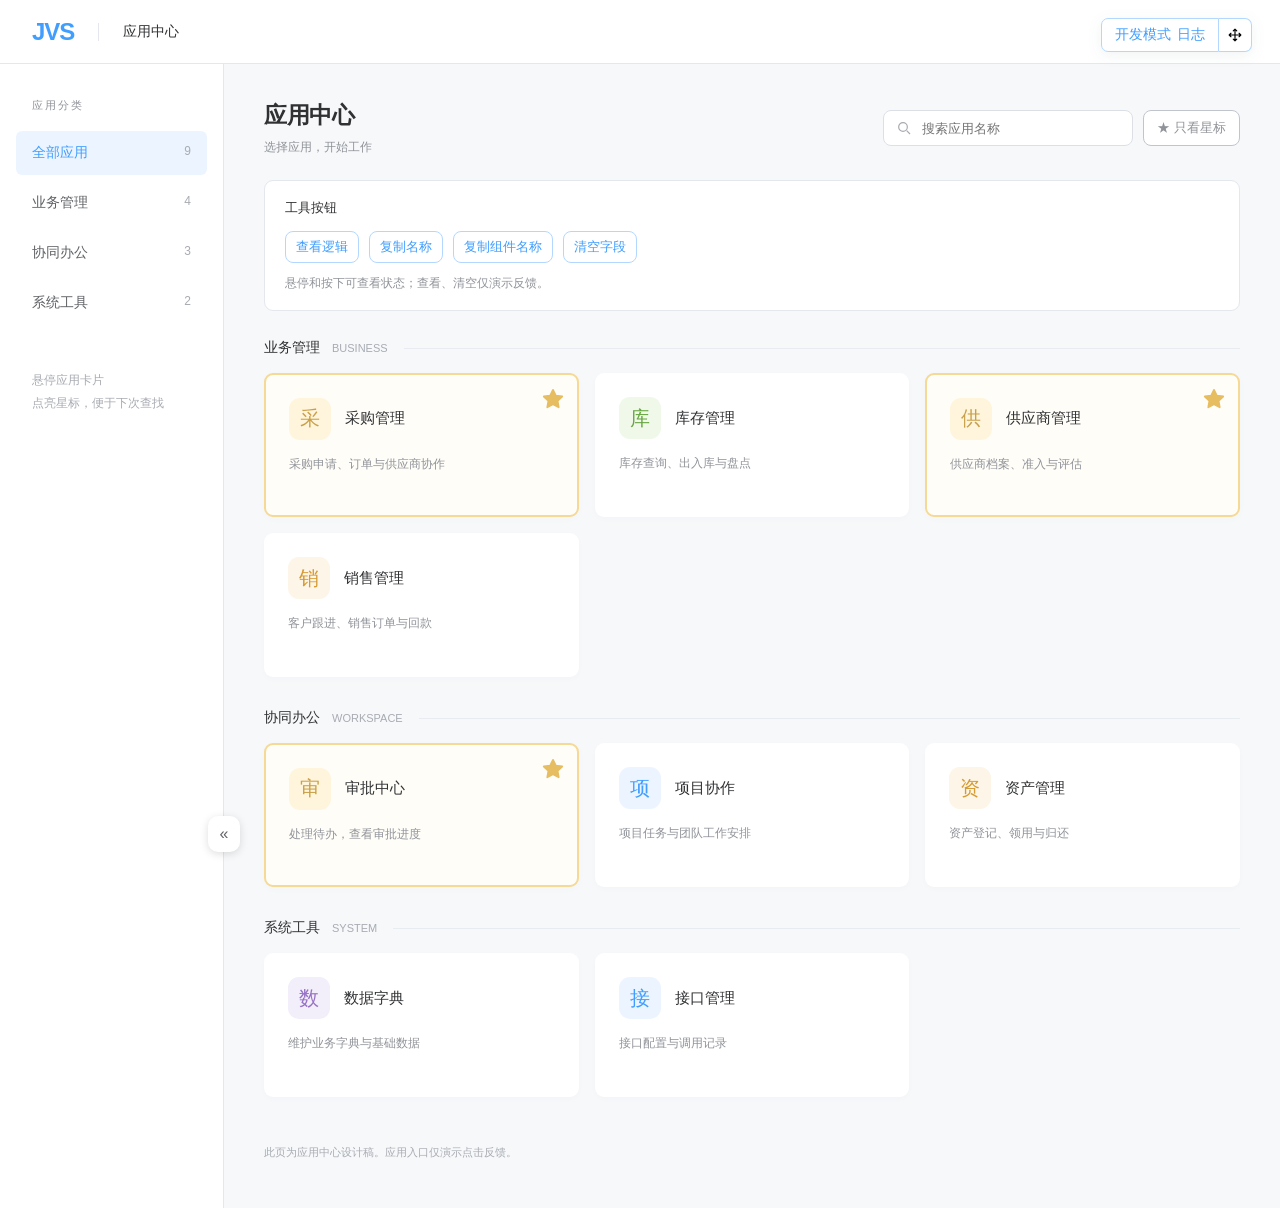
<file: designs/jvs/index.html>
<!DOCTYPE html>
<html lang="zh-CN"><head><meta charset="UTF-8"><meta http-equiv="refresh" content="0;url=app-center.html"><title>JVS 界面预览</title></head><body><a href="app-center.html">打开界面预览</a></body></html>
</file>
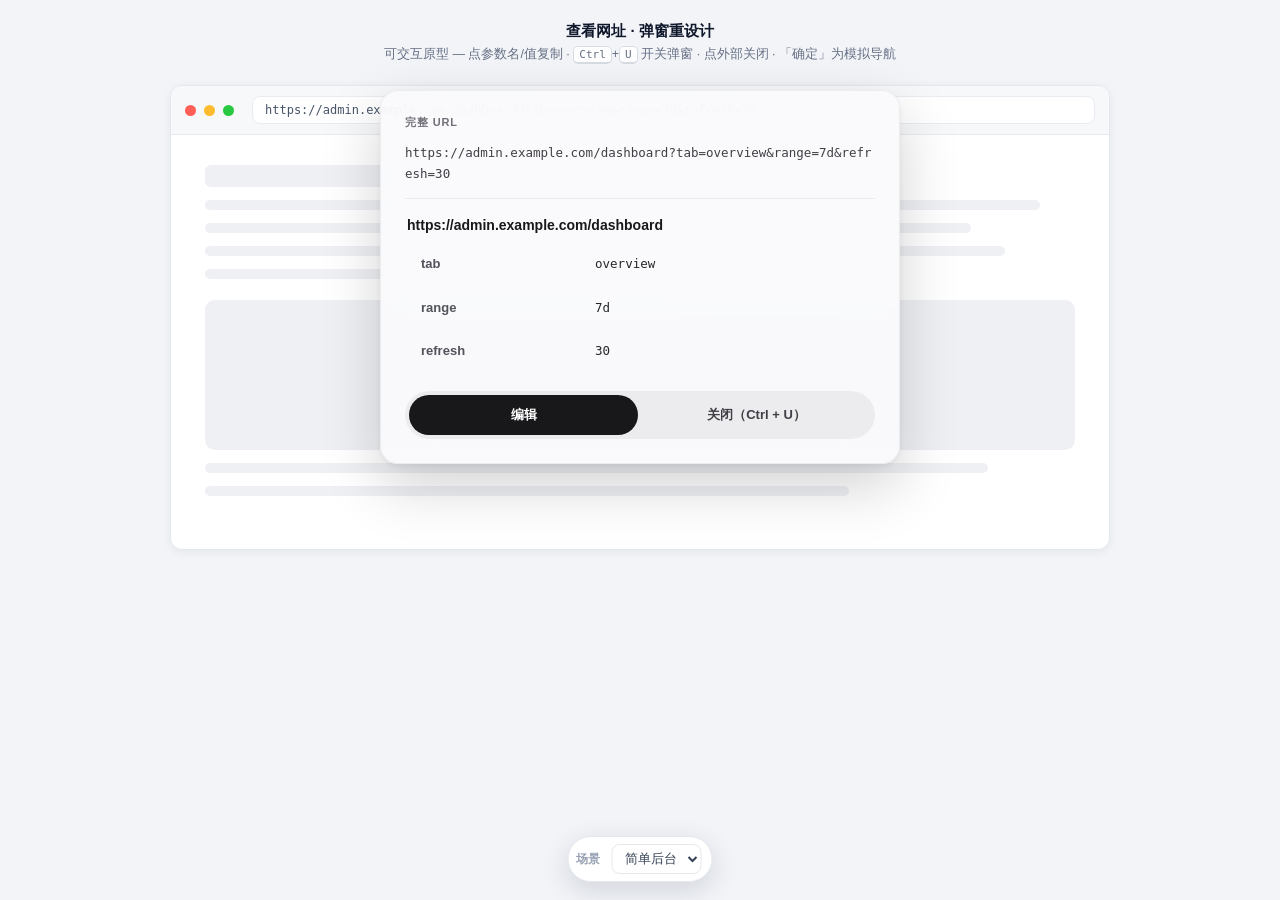
<file: designs/url-viewer/index.html>
<!doctype html>
<html lang="zh">
<head>
<meta charset="utf-8">
<meta name="viewport" content="width=device-width, initial-scale=1">
<title>查看网址 · 弹窗重设计 — 可交互原型</title>
<!--
  查看网址（src/url_viewer.user.js）弹窗重设计 · 可交互原型

  定稿方向：C 极简——半透明毛玻璃面板，去边框底色，黑色主按钮，分段式底栏。
  四方向对比阶段已结束，A/B/D 已删减，本文件即 C 的落地规格。

  背景与假设：
  - 功能保持不变：顶部完整 URL、host 段（# 拆段，带层级缩进）、段内参数表、
    点参数名/值复制、查看/编辑双模式（编辑只能改值）、确定后模拟导航、
    关闭路径三条（按钮 / 点外部 / Ctrl+U）。
  - 设计上下文来自现有脚本：等宽字体值、圆角语言；C 换黑色主色与毛玻璃底。

  键名与参数值 hover 分开：两个单元格各有自己的底色、前景色与提示
  （复制键名 / 复制值），悬停即示意点击后复制的是什么。

  场景（覆盖 parseUrl 的关键分支）：简单后台 / 多段嵌套（iframe 场景）/
  中文参数（decode）/ 无参数（无编辑按钮，关闭占满）。
  确定为模拟导航：更新假地址栏并关弹窗，重开可见 buildUrl 归一化结果。
-->
<style>
  :root {
    --font-sans: -apple-system, "SF Pro Text", "PingFang SC", "Noto Sans SC", sans-serif;
    --font-mono: ui-monospace, SFMono-Regular, "SF Mono", Menlo, Consolas, monospace;
    --ease: cubic-bezier(0.4, 0, 0.2, 1);
  }

  * { box-sizing: border-box; }

  body {
    margin: 0;
    background: #f2f4f8;
    font-family: var(--font-sans);
    color: #0f172a;
    min-height: 100vh;
  }

  .hidden { display: none !important; }

  /* ==================== 原型页头 ==================== */
  .proto-head {
    text-align: center;
    padding: 22px 16px 4px;
    display: flex;
    flex-direction: column;
    gap: 5px;
    align-items: center;
  }
  .proto-head strong { font-size: 15px; font-weight: 700; }
  .proto-head span { font-size: 12.5px; color: #667085; }
  .proto-head kbd {
    font-family: var(--font-mono);
    font-size: 11px;
    background: #fff;
    border: 1px solid #d7dce3;
    border-bottom-width: 2px;
    border-radius: 5px;
    padding: 1px 5px;
  }

  /* ==================== 假浏览器 ==================== */
  .browser {
    max-width: 940px;
    margin: 18px auto 110px;
    border-radius: 12px;
    overflow: hidden;
    border: 1px solid #e4e7ec;
    box-shadow: 0 2px 10px rgba(15, 23, 42, 0.06);
    background: #fff;
  }
  .chrome {
    display: flex;
    align-items: center;
    gap: 8px;
    padding: 10px 14px;
    background: #f7f8fa;
    border-bottom: 1px solid #e9ebf0;
  }
  .dot { width: 11px; height: 11px; border-radius: 50%; flex: none; }
  .dot.red { background: #ff5f57; }
  .dot.yellow { background: #febc2e; }
  .dot.green { background: #28c840; }
  .addr {
    flex: 1;
    margin-left: 10px;
    background: #fff;
    border: 1px solid #e9ebf0;
    border-radius: 8px;
    padding: 6px 12px;
    font-family: var(--font-mono);
    font-size: 12px;
    color: #475467;
    white-space: nowrap;
    overflow: hidden;
    text-overflow: ellipsis;
  }
  .page {
    padding: 30px 34px 44px;
    display: grid;
    gap: 13px;
    min-height: 46vh;
    align-content: start;
  }
  .ph { background: #eef0f4; border-radius: 6px; }
  .ph-title { height: 22px; width: 46%; }
  .ph-line { height: 10px; }
  .ph-img { height: 150px; border-radius: 10px; margin-top: 8px; }

  /* ==================== 弹窗令牌（方向 C 极简） ==================== */
  body {
    --pv-width: 520px;
    --pv-bg: rgba(250, 250, 252, 0.92);
    --pv-fg: #18181b;
    --pv-secondary: #3f3f46;
    --pv-muted: #71717a;
    --pv-border: rgba(0, 0, 0, 0.06);
    --pv-hairline: rgba(0, 0, 0, 0.06);
    --pv-accent: #18181b;
    --pv-accent-hover: #000000;
    --pv-accent-fg: #ffffff;
    --pv-accent-soft: rgba(0, 0, 0, 0.05);
    --pv-host-color: #18181b;
    --pv-key-color: #52525b;
    --pv-val-color: #27272a;
    --pv-url-bg: transparent;
    --pv-input-bg: #ffffff;
    --pv-key-hover-bg: rgba(0, 0, 0, 0.07);
    --pv-key-hover-fg: #000000;
    --pv-val-hover-bg: rgba(0, 0, 0, 0.045);
    --pv-val-hover-fg: #18181b;
    --pv-ok: #18181b;
    --pv-ok-fg: #ffffff;
    --pv-err: #dc2626;
    --pv-radius: 18px;
    --pv-cell-pad: 8px 10px;
    --pv-btn-h: 40px;
    --pv-shadow: 0 2px 6px rgba(0, 0, 0, 0.06), 0 22px 60px rgba(0, 0, 0, 0.18);
  }

  /* ==================== 弹窗骨架 ==================== */
  .pv {
    position: fixed;
    top: calc(50vh - 40%);
    left: calc(50vw - var(--pv-width) / 2);
    width: var(--pv-width);
    max-height: 80vh;
    overflow-y: auto;
    background: var(--pv-bg);
    color: var(--pv-fg);
    border-radius: var(--pv-radius);
    border: 1px solid var(--pv-border);
    box-shadow: var(--pv-shadow);
    padding: 24px;
    z-index: 9500;
    font-size: 13.5px;
    animation: pv-in 0.2s var(--ease);
    backdrop-filter: blur(24px) saturate(1.6);
    -webkit-backdrop-filter: blur(24px) saturate(1.6);
  }
  .pv.closing { animation: pv-out 0.18s var(--ease) forwards; }

  @media (prefers-reduced-motion: no-preference) {
    @keyframes pv-in {
      from { opacity: 0; transform: translateY(-16px) scale(0.985); }
      to { opacity: 1; transform: translateY(0) scale(1); }
    }
    @keyframes pv-out {
      from { opacity: 1; transform: translateY(0) scale(1); }
      to { opacity: 0; transform: translateY(14px) scale(0.985); }
    }
  }

  /* ---- URL 头 ---- */
  .pv-head {
    border-bottom: 1px solid var(--pv-hairline);
    padding-bottom: 14px;
    margin-bottom: 16px;
  }
  .pv-label {
    font-size: 11px;
    letter-spacing: 0.08em;
    color: var(--pv-muted);
    font-weight: 600;
    margin-bottom: 7px;
  }
  .pv-url {
    font-family: var(--font-mono);
    font-size: 12.5px;
    line-height: 1.65;
    color: var(--pv-secondary);
    background: var(--pv-url-bg);
    padding: 6px 0 0;
    border: none;
    overflow-wrap: break-word;
    word-break: break-all;
    max-height: 96px;
    overflow-y: auto;
    margin-bottom: 0;
  }

  /* ---- host 段 ---- */
  .pv-seg { margin-bottom: 4px; }
  .pv-sep { height: 1px; background: var(--pv-hairline); margin: 14px 0; }

  .pv-seg-head {
    display: flex;
    align-items: center;
    gap: 9px;
    margin-bottom: 10px;
    padding: 2px 2px 0;
    background: transparent;
    border-left: none;
  }
  .pv-seg-no {
    display: none;
    align-items: center;
    justify-content: center;
    width: 19px;
    height: 19px;
    border-radius: 50%;
    background: var(--pv-bg);
    border: 1px solid var(--pv-border);
    color: var(--pv-muted);
    font-size: 11px;
    font-weight: 600;
    flex: none;
    font-family: var(--font-sans);
  }
  .pv.multi .pv-seg-no { display: flex; }
  .pv-host {
    font-family: var(--font-sans);
    font-size: 14px;
    font-weight: 600;
    color: var(--pv-host-color);
    overflow-wrap: anywhere;
  }

  /* ---- 参数行 ---- */
  .pv-rows {
    border: none;
    border-radius: 12px;
    display: flex;
    flex-direction: column;
    gap: 2px;
    padding: 4px;
    margin: -4px;
  }
  .pv-row {
    display: grid;
    grid-template-columns: minmax(0, 38%) minmax(0, 1fr);
    align-items: baseline;
    padding: 3px 6px;
    border-radius: 10px;
  }

  /* 键 / 值分开 hover：各自底色与前景色，悬停即示意点击后复制的是什么 */
  .pv-key, .pv-val {
    position: relative;
    border-radius: 7px;
    padding: var(--pv-cell-pad);
    transition: background-color 0.15s ease, color 0.15s ease;
  }
  .pv-key {
    font-weight: 600;
    font-size: 13px;
    color: var(--pv-key-color);
    overflow-wrap: anywhere;
  }
  .pv-val {
    font-family: var(--font-mono);
    font-size: 12.5px;
    color: var(--pv-val-color);
    overflow-wrap: anywhere;
    line-height: 1.55;
  }
  .pv-row.can-copy .pv-key, .pv-row.can-copy .pv-val { cursor: pointer; }
  .pv-row.can-copy .pv-key:hover { background: var(--pv-key-hover-bg); color: var(--pv-key-hover-fg); }
  .pv-row.can-copy .pv-val:hover { background: var(--pv-val-hover-bg); color: var(--pv-val-hover-fg); }

  .pv-copy {
    position: absolute;
    right: 6px;
    top: 50%;
    transform: translateY(-50%);
    font-size: 11px;
    font-weight: 600;
    color: var(--pv-muted);
    background: transparent;
    border: none;
    border-radius: 6px;
    padding: 2px 4px;
    opacity: 0;
    pointer-events: none;
    transition: opacity 0.15s ease;
  }
  .pv-key:hover .pv-copy, .pv-val:hover .pv-copy { opacity: 1; }

  .pv-input {
    width: 100%;
    border: 1px solid var(--pv-border);
    background: var(--pv-input-bg);
    border-radius: 7px;
    padding: 6px 10px;
    font-family: var(--font-mono);
    font-size: 12.5px;
    color: var(--pv-val-color);
    outline: none;
    transition: border-color 0.15s ease;
  }
  .pv-input:focus { border-color: var(--pv-accent); }

  /* ---- 底栏：分段式 ---- */
  .pv-foot {
    display: flex;
    gap: 4px;
    margin-top: 20px;
    background: rgba(0, 0, 0, 0.05);
    padding: 4px;
    border-radius: 999px;
  }
  .pv-btn {
    flex: 1;
    height: var(--pv-btn-h);
    border-radius: 999px;
    font-weight: 600;
    font-size: 13px;
    cursor: pointer;
    transition: background-color 0.15s ease, color 0.15s ease, border-color 0.15s ease;
    border: none;
    font-family: inherit;
  }
  .pv-btn.primary { background: var(--pv-accent); color: var(--pv-accent-fg); }
  .pv-btn.primary:hover { background: var(--pv-accent-hover); }
  .pv-btn.ghost { background: transparent; color: var(--pv-secondary); }
  .pv-btn.ghost:hover { background: rgba(0, 0, 0, 0.05); }

  /* ---- toast ---- */
  .toast {
    position: fixed;
    padding: 9px 15px;
    border-radius: 8px;
    font-size: 12.5px;
    font-weight: 600;
    color: var(--pv-ok-fg);
    background: var(--pv-ok);
    box-shadow: 0 6px 20px rgba(0, 0, 0, 0.18);
    pointer-events: none;
    white-space: nowrap;
    z-index: 9900;
    animation: pv-in 0.2s var(--ease);
    font-family: var(--font-sans);
  }
  .toast.err { background: var(--pv-err); color: #ffffff; }
  .toast.out { animation: pv-out 0.18s var(--ease) forwards; }
  .toast.center { left: 0; right: 0; bottom: 84px; margin: 0 auto; width: fit-content; }

  /* ==================== 底部控制面板 ==================== */
  .panel {
    position: fixed;
    bottom: 18px;
    left: 50%;
    transform: translateX(-50%);
    display: flex;
    align-items: center;
    gap: 12px;
    background: #ffffff;
    border: 1px solid #e4e7ec;
    border-radius: 999px;
    padding: 7px 10px 7px 7px;
    box-shadow: 0 8px 28px rgba(15, 23, 42, 0.14);
    z-index: 9000;
  }
  .panel-label { font-size: 12px; color: #98a2b3; font-weight: 600; }
  .panel select {
    border: 1px solid #e4e7ec;
    border-radius: 8px;
    padding: 6px 8px;
    font-size: 12.5px;
    color: #344054;
    background: #ffffff;
    font-family: inherit;
  }
  .open-btn {
    background: #3b82f6;
    color: #ffffff;
    border: none;
    padding: 8px 15px;
    border-radius: 999px;
    font-size: 12.5px;
    font-weight: 600;
    cursor: pointer;
    font-family: inherit;
  }
  .open-btn:hover { background: #2563eb; }
</style>
</head>
<body>

  <header class="proto-head" id="proto-head">
    <strong>查看网址 · 弹窗重设计</strong>
    <span>可交互原型 — 点参数名/值复制 · <kbd>Ctrl</kbd>+<kbd>U</kbd> 开关弹窗 · 点外部关闭 · 「确定」为模拟导航</span>
  </header>

  <div class="browser">
    <div class="chrome">
      <span class="dot red"></span><span class="dot yellow"></span><span class="dot green"></span>
      <div class="addr" id="addr" title="当前地址（decode 后显示）"></div>
    </div>
    <div class="page">
      <div class="ph ph-title"></div>
      <div class="ph ph-line" style="width: 96%"></div>
      <div class="ph ph-line" style="width: 88%"></div>
      <div class="ph ph-line" style="width: 92%"></div>
      <div class="ph ph-line" style="width: 58%"></div>
      <div class="ph ph-img"></div>
      <div class="ph ph-line" style="width: 90%"></div>
      <div class="ph ph-line" style="width: 74%"></div>
    </div>
  </div>

  <div id="popup-root"></div>

  <div class="panel" id="panel">
    <label class="panel-label" for="scenario-sel">场景</label>
    <select id="scenario-sel"></select>
    <button class="open-btn hidden" id="open-btn">打开弹窗</button>
  </div>

<script>
(function () {
  'use strict';

  // ==================== 场景数据 ====================
  var SCENARIOS = [
    { label: '简单后台', url: 'https://admin.example.com/dashboard?tab=overview&range=7d&refresh=30' },
    { label: '多段嵌套', url: 'https://bi.example.com/app#https://charts.example.com/render?type=line&from=2026-10-01&to=2026-10-31#https://tables.example.com/grid?sort=amount&dir=desc' },
    { label: '中文参数', url: 'https://docs.example.com/search?q=%E6%9F%A5%E7%9C%8B%E7%BD%91%E5%9D%80&lang=zh&page=2' },
    { label: '无参数', url: 'https://news.example.com/articles/2026/url-viewer-redesign' },
  ];

  var state = {
    scenario: 0,
    customUrl: null,   // 「确定」后的模拟地址
    popupOpen: false,
    mode: 'view',      // 'view' | 'edit'
    segments: [],
    baseUrl: '',
    decoded: '',
    outsideHandler: null,
  };

  function currentUrl() {
    return state.customUrl !== null ? state.customUrl : SCENARIOS[state.scenario].url;
  }

  // ==================== 工具 ====================
  function el(tag, cls, text) {
    var node = document.createElement(tag);
    if (cls) node.className = cls;
    if (text !== undefined && text !== null) node.textContent = text;
    return node;
  }

  function $(sel) { return document.querySelector(sel); }

  var toastZ = 9900;
  function toast(msg, type, x, y) {
    var t = el('div', 'toast' + (type === 'err' ? ' err' : ''));
    t.textContent = msg;
    if (x === undefined) {
      t.classList.add('center');
    } else {
      t.style.left = (x + 16) + 'px';
      t.style.top = (y + 16) + 'px';
    }
    t.style.zIndex = String(toastZ++);
    document.body.appendChild(t);
    setTimeout(function () {
      t.classList.add('out');
      setTimeout(function () { t.remove(); }, 200);
    }, 1000);
  }

  function copyText(text, x, y) {
    function ok() { toast('已复制', 'ok', x, y); }
    function fail() { toast('复制失败', 'err', x, y); }
    if (navigator.clipboard && navigator.clipboard.writeText) {
      navigator.clipboard.writeText(text).then(ok, fail);
      return;
    }
    var area = document.createElement('textarea');
    area.value = text;
    area.style.position = 'fixed';
    area.style.opacity = '0';
    document.body.appendChild(area);
    area.select();
    try {
      if (document.execCommand('copy')) ok(); else fail();
    } catch (err) {
      fail();
    } finally {
      area.remove();
    }
  }

  // ==================== URL 解析（与 src/url_viewer.user.js 同逻辑） ====================
  function parseUrl(url) {
    if (typeof url !== 'string' || !url) return [];
    var segments = [];
    var parts = url.split('#');
    for (var i = 0; i < parts.length; i++) {
      var part = parts[i];
      if (!part) continue;
      var qIdx = part.indexOf('?');
      var host = qIdx === -1 ? part : part.slice(0, qIdx);
      var queryString = qIdx === -1 ? '' : part.slice(qIdx + 1);
      var params = [];
      if (queryString) {
        var search = new URLSearchParams(queryString);
        search.forEach(function (value, key) {
          params.push({ key: key, value: value });
        });
      }
      segments.push({ host: host, params: params });
    }
    return segments;
  }

  function buildUrl(baseUrl, segments) {
    var url = new URL(baseUrl);
    var main = segments[0];
    var hashSegments = segments.slice(1);
    if (main && main.params.length > 0) {
      var params = new URLSearchParams();
      main.params.forEach(function (p) { params.append(p.key, p.value); });
      url.search = params.toString();
    }
    if (hashSegments.length > 0) {
      url.hash = hashSegments.map(function (segment) {
        var params = new URLSearchParams();
        segment.params.forEach(function (p) { params.append(p.key, p.value); });
        var qs = params.toString();
        return segment.host + (qs ? '?' + qs : '');
      }).join('#');
    }
    return url.toString();
  }

  // ==================== 渲染 ====================
  var POPUP_ROOT_ID = 'popup-root';

  function renderPopup() {
    var root = $('#' + POPUP_ROOT_ID);
    root.innerHTML = '';

    var pv = el('div', 'pv');
    pv.id = 'pv';

    // URL 头
    var head = el('div', 'pv-head');
    head.appendChild(el('div', 'pv-label', '完整 URL'));
    var urlBox = el('div', 'pv-url');
    urlBox.textContent = state.decoded;
    head.appendChild(urlBox);
    pv.appendChild(head);

    // 段列表
    var hasParams = state.segments.some(function (s) { return s.params.length > 0; });
    if (state.segments.length > 1) pv.classList.add('multi');

    state.segments.forEach(function (segment, segIdx) {
      if (segIdx > 0) pv.appendChild(el('div', 'pv-sep'));

      var seg = el('div', 'pv-seg');
      seg.style.marginLeft = (segIdx * 20) + 'px';

      var segHead = el('div', 'pv-seg-head');
      segHead.appendChild(el('span', 'pv-seg-no', String(segIdx + 1)));
      segHead.appendChild(el('span', 'pv-host', segment.host));
      seg.appendChild(segHead);

      if (segment.params.length > 0) {
        var rows = el('div', 'pv-rows');
        segment.params.forEach(function (param, paramIdx) {
          var row = el('div', 'pv-row');
          if (state.mode === 'view') row.classList.add('can-copy');

          // 键单元格：点击复制参数名
          var keyCell = el('span', 'pv-key');
          keyCell.appendChild(el('span', 'pv-key-text', param.key));
          if (state.mode === 'view') {
            keyCell.appendChild(el('span', 'pv-copy', '复制键名'));
            keyCell.addEventListener('click', function (e) {
              copyText(param.key, e.clientX, e.clientY);
            });
          }
          row.appendChild(keyCell);

          // 值单元格：点击复制参数值；编辑模式换输入框
          if (state.mode === 'edit') {
            var cellVal = el('span', 'pv-val');
            var input = el('input', 'pv-input');
            input.type = 'text';
            input.value = param.value;
            input.dataset.seg = String(segIdx);
            input.dataset.idx = String(paramIdx);
            input.addEventListener('focus', function () { input.select(); });
            cellVal.appendChild(input);
            row.appendChild(cellVal);
          } else {
            var valCell = el('span', 'pv-val', param.value);
            valCell.appendChild(el('span', 'pv-copy', '复制值'));
            valCell.addEventListener('click', function (e) {
              copyText(param.value, e.clientX, e.clientY);
            });
            row.appendChild(valCell);
          }

          rows.appendChild(row);
        });
        seg.appendChild(rows);
      }

      pv.appendChild(seg);
    });

    // 底栏
    var foot = el('div', 'pv-foot');
    if (state.mode === 'edit') {
      var confirmBtn = el('button', 'pv-btn primary', '确定');
      confirmBtn.type = 'button';
      confirmBtn.addEventListener('click', confirmEdit);
      var cancelBtn = el('button', 'pv-btn ghost', '取消');
      cancelBtn.type = 'button';
      cancelBtn.addEventListener('click', function () {
        state.mode = 'view';
        renderPopup();
      });
      foot.appendChild(confirmBtn);
      foot.appendChild(cancelBtn);
    } else {
      if (hasParams) {
        var editBtn = el('button', 'pv-btn primary', '编辑');
        editBtn.type = 'button';
        editBtn.addEventListener('click', function () {
          state.mode = 'edit';
          renderPopup();
          var first = $('#' + POPUP_ROOT_ID + ' .pv-input');
          if (first) first.focus();
        });
        foot.appendChild(editBtn);
      }
      var closeBtn = el('button', 'pv-btn ghost', '关闭（Ctrl + U）');
      closeBtn.type = 'button';
      if (!hasParams) closeBtn.style.flex = '1';
      closeBtn.addEventListener('click', closeViewer);
      foot.appendChild(closeBtn);
    }
    pv.appendChild(foot);

    root.appendChild(pv);
  }

  // ==================== 开关收口 ====================
  function closeViewer() {
    var pv = $('#' + POPUP_ROOT_ID + ' .pv');
    state.popupOpen = false;
    refreshOpenBtn();
    if (state.outsideHandler) {
      document.removeEventListener('click', state.outsideHandler);
      state.outsideHandler = null;
    }
    if (pv) {
      pv.classList.add('closing');
      setTimeout(function () { pv.remove(); }, 180);
    }
  }

  function openViewer() {
    closeViewer();

    var raw = currentUrl();
    var decoded = raw;
    try {
      decoded = decodeURIComponent(raw);
    } catch (err) {
      // 裸 % 回退原串
    }
    state.baseUrl = raw;
    state.decoded = decoded;
    state.segments = parseUrl(decoded);
    state.mode = 'view';
    state.popupOpen = true;
    renderPopup();

    state.outsideHandler = function (e) {
      var pv = $('#' + POPUP_ROOT_ID + ' .pv');
      if (!pv) return;
      // 模式切换会整树重渲染：本事件的目标已是脱离 DOM 的旧节点，不算点外部
      if (pv.contains(e.target) || !e.target.isConnected) return;
      closeViewer();
    };
    document.addEventListener('click', state.outsideHandler);
    refreshOpenBtn();
  }

  // ==================== 编辑会话 ====================
  function confirmEdit() {
    var inputs = document.querySelectorAll('.pv-input');
    inputs.forEach(function (input) {
      var seg = state.segments[Number(input.dataset.seg)];
      var param = seg && seg.params[Number(input.dataset.idx)];
      if (param) param.value = input.value;
    });
    var next = buildUrl(state.baseUrl, state.segments);
    state.customUrl = next;
    updateAddr();
    closeViewer();
    toast('已应用 · 模拟导航到新地址', 'ok');
  }

  // ==================== 原型页控制 ====================
  function updateAddr() {
    var raw = currentUrl();
    var decoded = raw;
    try {
      decoded = decodeURIComponent(raw);
    } catch (err) { /* 保持原串 */ }
    var addr = $('#addr');
    addr.textContent = decoded;
    addr.title = raw;
  }

  function refreshOpenBtn() {
    $('#open-btn').classList.toggle('hidden', state.popupOpen);
  }

  // 面板与页头是原型外壳，点击不应关闭弹窗
  $('#panel').addEventListener('click', function (e) { e.stopPropagation(); });
  $('#proto-head').addEventListener('click', function (e) { e.stopPropagation(); });

  var sel = $('#scenario-sel');
  SCENARIOS.forEach(function (scenario, i) {
    var opt = document.createElement('option');
    opt.value = String(i);
    opt.textContent = scenario.label;
    sel.appendChild(opt);
  });
  sel.addEventListener('change', function () {
    state.scenario = Number(sel.value);
    state.customUrl = null;
    updateAddr();
    openViewer();
  });

  $('#open-btn').addEventListener('click', function () {
    openViewer();
    refreshOpenBtn();
  });

  document.addEventListener('keydown', function (e) {
    if (e.ctrlKey && e.key === 'u') {
      e.preventDefault();
      if (state.popupOpen) closeViewer(); else openViewer();
    }
  });

  // 初始：地址栏 + 自动打开弹窗
  updateAddr();
  openViewer();
})();
</script>
</body>
</html>
</file>
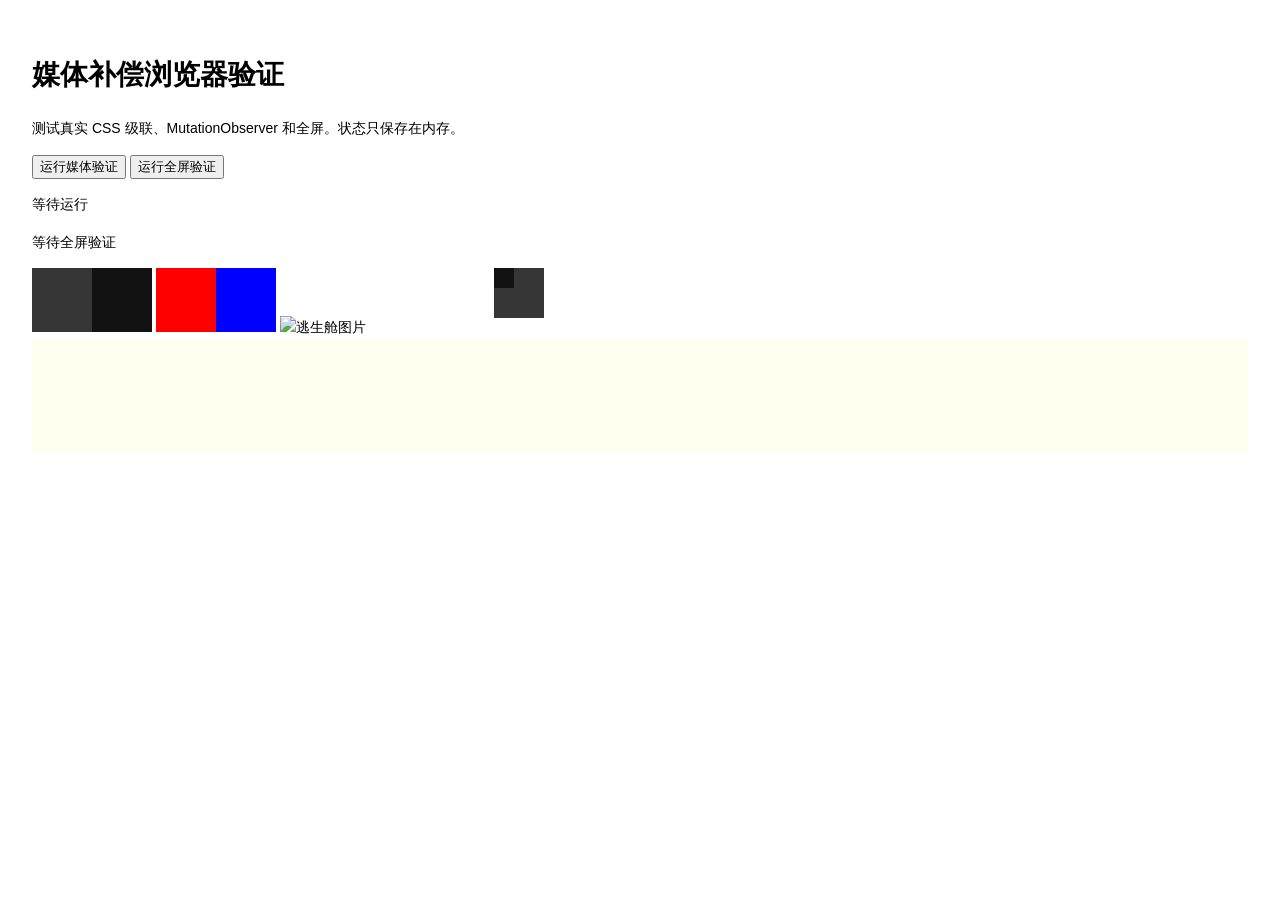
<file: tests/color-mode-switch.browser.html>
<!doctype html>
<html lang="zh-CN">
<head>
  <meta charset="utf-8">
  <title>媒体补偿浏览器验证</title>
  <style>
    body { font: 14px/1.7 sans-serif; padding: 24px; }
    img, video, svg { width: 120px; height: 64px; }
    #photo { filter: grayscale(1) !important; }
    body.changed #photo { filter: blur(2px) !important; }
    /* 模拟 weekly.tw93.fun 的 .card-cover：媒体自带 filter 过渡 */
    #cover { transition: filter 0.12s ease-out; }
    #screen { padding: 20px; background: white; filter: sepia(1); }
    #result, #fullscreen-result { white-space: pre-wrap; }
  </style>
</head>
<body>
  <h1>媒体补偿浏览器验证</h1>
  <p>测试真实 CSS 级联、MutationObserver 和全屏。状态只保存在内存。</p>
  <button id="run" type="button" disabled>运行媒体验证</button>
  <button id="fullscreen" type="button" disabled>运行全屏验证</button>
  <pre id="result">等待运行</pre>
  <pre id="fullscreen-result">等待全屏验证</pre>
  <img id="photo" alt="原滤镜图片" src="data:image/svg+xml,%3Csvg xmlns='http://www.w3.org/2000/svg' width='120' height='64'%3E%3Cpath fill='red' d='M0 0h60v64H0z'/%3E%3Cpath fill='blue' d='M60 0h60v64H60z'/%3E%3C/svg%3E">
  <img id="cover" alt="过渡封面" src="data:image/svg+xml,%3Csvg xmlns='http://www.w3.org/2000/svg' width='120' height='64'%3E%3Cpath fill='red' d='M0 0h60v64H0z'/%3E%3Cpath fill='blue' d='M60 0h60v64H60z'/%3E%3C/svg%3E">
  <img id="ignored" class="reverse-color-mode-ignore" alt="逃生舱图片">
  <svg id="icon"><path id="icon-path" fill="white" d="M0 0h50v50H0z"></path></svg>
  <svg id="outer" style="filter: grayscale(1)"><path fill="red" d="M0 0h50v50H0z"></path><svg id="inner" style="filter: inherit"><path fill="blue" d="M0 0h20v20H0z"></path></svg></svg>
  <div id="screen"><video id="video" style="filter: grayscale(0.7)"></video></div>
  <script>
    'use strict';
    let toggle;
    let enabled = false;
    Object.defineProperty(window, 'localStorage', { value: {
      getItem: () => null,
      setItem() {},
    } });
    window.GM_registerMenuCommand = (label, callback) => { toggle = callback; };
    window.GM_addStyle = (css) => {
      const style = document.createElement('style');
      style.textContent = css;
      document.head.appendChild(style);
      return style;
    };
    async function checkEventually(condition, label, passed) {
      const deadline = performance.now() + 2000;
      while (!condition()) {
        if (performance.now() > deadline) throw new Error(label);
        await new Promise((resolve) => setTimeout(resolve, 0));
      }
      passed.push('PASS ' + label);
    }
    function setMode(next) {
      if (enabled !== next) { toggle(); enabled = next; }
    }
    function check(condition, label, passed) {
      if (!condition) throw new Error(label);
      passed.push('PASS ' + label);
    }
    function showResult(element, passed, error) {
      element.textContent = [...passed, error ? 'FAIL ' + error.message : 'PASS 全部通过'].join('\n');
      element.dataset.status = error ? 'fail' : 'pass';
    }
    const source = document.createElement('script');
    source.src = '../src/color_mode_switch.user.js?verify=' + Date.now();
    source.onload = () => {
      document.getElementById('run').disabled = false;
      document.getElementById('fullscreen').disabled = false;
    };
    document.head.appendChild(source);

    document.getElementById('run').addEventListener('click', async () => {
      const result = document.getElementById('result');
      const passed = [];
      const photo = document.getElementById('photo');
      const icon = document.getElementById('icon');
      const path = document.getElementById('icon-path');
      let failure;
      try {
        // 第三轮排查定案：读原值时引擎把 none 记为前置样式，解冻边界 none≠补偿链
        // 会创建 0.12s 过渡——首屏从恒等（负片）渐回补偿即闪烁。挂载补偿不得启动
        // 任何过渡，且立即读得完整补偿链。
        const cover = document.getElementById('cover');
        const coverTransitions = [];
        for (const type of ['transitionrun', 'transitionstart']) {
          cover.addEventListener(type, (event) => coverTransitions.push(event.propertyName));
        }
        setMode(true);
        const mounted = getComputedStyle(cover).filter;
        check(mounted.startsWith('contrast(1.05') && mounted.includes('invert(1)'),
          '补偿挂载后立即是完整补偿链，不得从恒等渐入', passed);
        await new Promise((resolve) => requestAnimationFrame(() => requestAnimationFrame(resolve)));
        await new Promise((resolve) => setTimeout(resolve, 30));
        check(coverTransitions.length === 0, '补偿挂载不得创建过渡（首屏闪烁源）', passed);
        check(getComputedStyle(photo).filter.includes('grayscale(1)') && getComputedStyle(photo).filter.includes('contrast('), '样式表 important 滤镜先于补偿', passed);
        check(getComputedStyle(document.getElementById('ignored')).filter === 'none', '逃生舱图片不叠加补偿', passed);
        check(icon.hasAttribute('data-11ze-monochrome') && getComputedStyle(icon).filter === 'none', '单色 SVG 跟随页面变色', passed);
        check(getComputedStyle(document.getElementById('inner')).filter === 'grayscale(1)', '嵌套 SVG 只保留继承的站点滤镜', passed);
        check(getComputedStyle(document.querySelector("[id='11ze-reverse-color-mode-toggle-container'] img")).filter === 'none', '按钮内图片不重复抵消', passed);
        path.setAttribute('fill', 'red');
        await checkEventually(() => !icon.hasAttribute('data-11ze-monochrome') &&
          getComputedStyle(icon).filter.includes('contrast('), 'SVG 从单色转彩色后自动补偿', passed);
        document.body.classList.add('changed');
        await checkEventually(() => getComputedStyle(photo).filter.includes('blur(2px)'),
          '外部 class 更新后重读跨子树滤镜', passed);
        // weekly.tw93.fun 定案：媒体自带 transition:filter，采集周期的恢复/重挂让过渡反复
        // 重定向，飞行中的 computed 插值（如 invert(0.596579)）会被采为站点原值
        document.body.classList.add('cover-churn');
        await new Promise((resolve) => requestAnimationFrame(() => requestAnimationFrame(resolve)));
        await new Promise((resolve) => setTimeout(resolve, 30));
        document.body.classList.remove('cover-churn');
        await new Promise((resolve) => requestAnimationFrame(() => requestAnimationFrame(resolve)));
        check(cover.style.getPropertyValue('--11ze-original-filter') === 'initial',
          '过渡飞行中重算不得把插值中间值采为站点原值', passed);
        check((getComputedStyle(cover).filter.match(/invert\(/g) ?? []).length === 1,
          '过渡封面的补偿链恒为一条', passed);
        // 纵深防御：内联 filter 若被写回 computed 展开链（写入方不限），采集须剥离尾部补偿
        const writeBack = () => photo.style.setProperty('filter', getComputedStyle(photo).filter, 'important');
        for (let round = 1; round <= 2; round++) {
          writeBack();
          await checkEventually(() => photo.style.filter.includes('var('), `写回第 ${round} 轮后重写补偿模板`, passed);
          check(photo.style.getPropertyValue('--11ze-original-filter') === 'blur(2px)', `写回第 ${round} 轮采集原值不叠层`, passed);
          check((getComputedStyle(photo).filter.match(/invert\(/g) ?? []).length === 1, `写回第 ${round} 轮链不自增`, passed);
        }
        photo.style.setProperty('filter', 'sepia(1)', 'important');
        setMode(false);
        check(photo.style.filter === 'sepia(1)' && photo.style.getPropertyPriority('filter') === 'important', '关闭前站点刚写入的滤镜不被覆盖', passed);
        photo.style.removeProperty('filter');
        document.body.classList.remove('changed');
        path.setAttribute('fill', 'white');
        setMode(true);
        setMode(false);
        check(getComputedStyle(photo).filter === 'grayscale(1)', '再次启停后恢复样式表原滤镜', passed);
        check(document.querySelectorAll('[data-11ze-monochrome]').length === 0, '关闭后清除 SVG 标记', passed);
        check([...document.querySelectorAll('*')].every((element) => !element.style.getPropertyValue('--11ze-original-filter')), '关闭后清除私有滤镜属性', passed);
        path.setAttribute('fill', 'red');
        await new Promise((resolve) => queueMicrotask(resolve));
        check(!icon.hasAttribute('data-11ze-monochrome') && icon.style.filter === '', '关闭后观察器不再写入', passed);
        // 关闭同一边界：清内联补偿若在冻结区外，chain→none 过渡照样创建（关闭闪烁）。
        // 过渡事件在渲染时机才派发，须落帧后再数。
        await new Promise((resolve) => requestAnimationFrame(() => requestAnimationFrame(resolve)));
        await new Promise((resolve) => setTimeout(resolve, 30));
        check(coverTransitions.length === 0, '启停全程不得创建过渡', passed);
      } catch (error) { failure = error; }
      finally {
        setMode(false);
        document.body.classList.remove('changed');
        photo.style.removeProperty('filter');
        path.setAttribute('fill', 'white');
      }
      showResult(result, passed, failure);
    });

    document.getElementById('fullscreen').addEventListener('click', async () => {
      const result = document.getElementById('fullscreen-result');
      const passed = [];
      const screen = document.getElementById('screen');
      const video = document.getElementById('video');
      let failure;
      try {
        setMode(true);
        await screen.requestFullscreen();
        check(document.fullscreenElement === screen, '进入真实全屏', passed);
        await checkEventually(() => getComputedStyle(screen).filter === 'sepia(1)',
          '全屏容器保留站点滤镜', passed);
        await checkEventually(() => getComputedStyle(video).filter === 'grayscale(0.7)',
          '全屏后代撤掉补偿', passed);
        await document.exitFullscreen();
        await checkEventually(() => getComputedStyle(video).filter.includes('contrast('),
          '退出全屏恢复补偿', passed);
        setMode(false);
        check(video.style.filter === 'grayscale(0.7)' && screen.style.filter === '' &&
          getComputedStyle(screen).filter === 'sepia(1)', '关闭后恢复容器与视频原滤镜', passed);
      } catch (error) { failure = error; }
      finally {
        if (document.fullscreenElement) await document.exitFullscreen();
        setMode(false);
      }
      showResult(result, passed, failure);
    });
  </script>
</body>
</html>
</file>
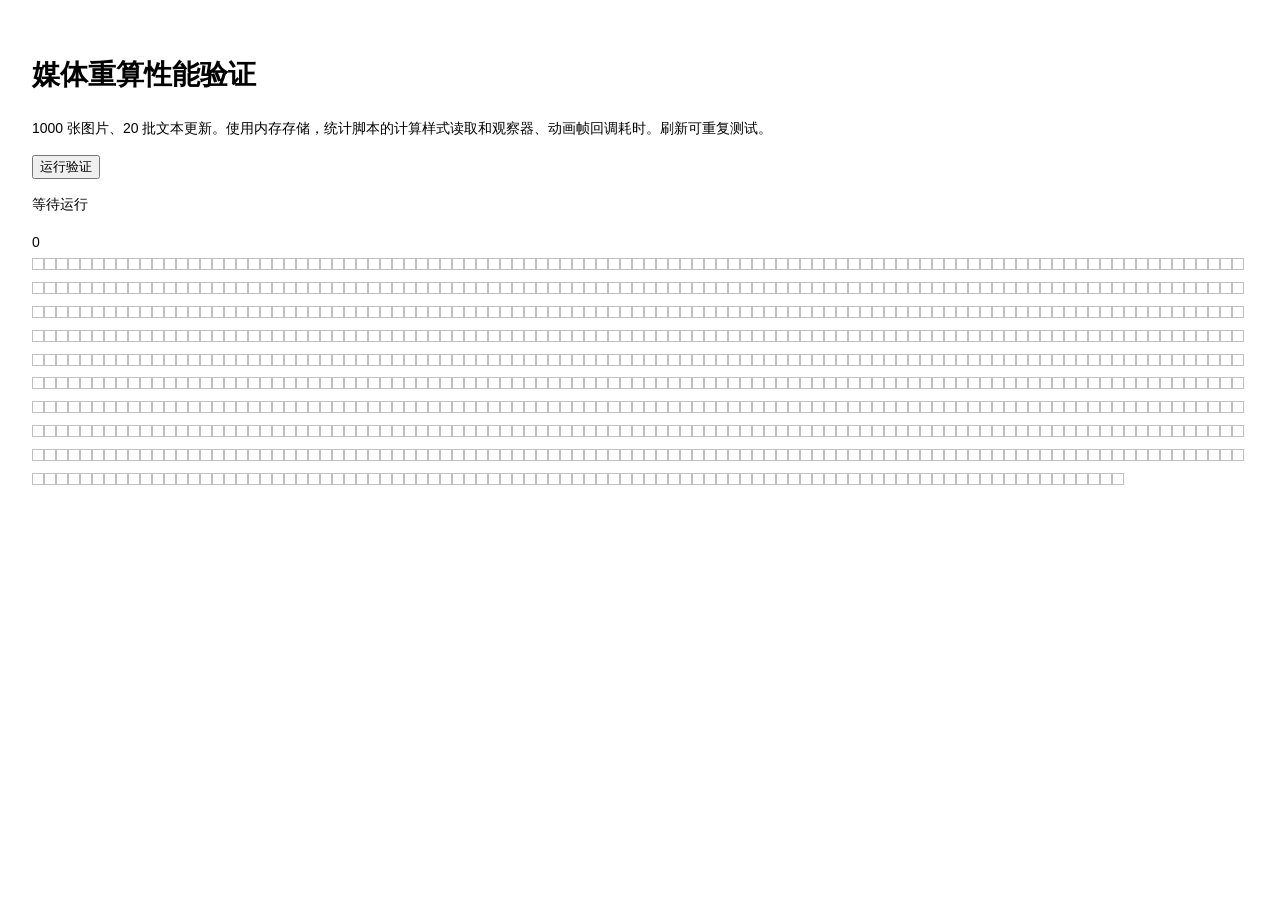
<file: tests/color-mode-switch.perf.html>
<!doctype html>
<html lang="zh-CN">
<head>
  <meta charset="utf-8">
  <title>媒体重算性能验证</title>
  <style>body { font: 14px/1.7 sans-serif; padding: 24px; } img { width: 12px; height: 12px; } #result { white-space: pre-wrap; }</style>
</head>
<body>
  <h1>媒体重算性能验证</h1>
  <p>1000 张图片、20 批文本更新。使用内存存储，统计脚本的计算样式读取和观察器、动画帧回调耗时。刷新可重复测试。</p>
  <button id="run" disabled>运行验证</button>
  <pre id="result">等待运行</pre>
  <div id="changing">0</div>
  <div id="media"></div>
  <script>
    'use strict';
    let toggle;
    let measuring = false;
    const metrics = { reads: 0, callbacks: 0, frames: 0, ms: 0, longTasks: 0, longTaskMs: 0 };
    new PerformanceObserver((list) => {
      if (!measuring) return;
      for (const entry of list.getEntries()) { metrics.longTasks++; metrics.longTaskMs += entry.duration; }
    }).observe({ entryTypes: ['longtask'] });
    Object.defineProperty(window, 'localStorage', { value: { getItem: () => null, setItem() {} } });
    window.GM_registerMenuCommand = (_, callback) => { toggle = callback; };
    window.GM_addStyle = (css) => {
      const style = document.createElement('style');
      style.textContent = css;
      document.head.append(style);
      return style;
    };
    const computedStyle = window.getComputedStyle;
    window.getComputedStyle = (...args) => {
      if (measuring) metrics.reads++;
      return computedStyle(...args);
    };
    const observer = window.MutationObserver;
    window.MutationObserver = class extends observer {
      constructor(callback) {
        super((records, instance) => {
          const start = performance.now();
          callback(records, instance);
          if (measuring) { metrics.callbacks++; metrics.ms += performance.now() - start; }
        });
      }
    };
    const frame = window.requestAnimationFrame;
    window.requestAnimationFrame = (callback) => frame((time) => {
      const start = performance.now();
      callback(time);
      if (measuring) { metrics.frames++; metrics.ms += performance.now() - start; }
    });
    for (let i = 0; i < 1000; i++) document.getElementById('media').append(document.createElement('img'));
    const source = document.createElement('script');
    source.src = '../src/color_mode_switch.user.js';
    source.onload = () => { document.getElementById('run').disabled = false; };
    document.head.append(source);
    const nextFrame = () => new Promise(frame);
    document.getElementById('run').onclick = async function () {
      this.disabled = true;
      toggle();
      await nextFrame();
      await nextFrame();
      measuring = true;
      const text = document.getElementById('changing').firstChild;
      for (let i = 1; i <= 20; i++) {
        text.data = String(i);
        await new Promise((resolve) => setTimeout(resolve, 0));
      }
      await nextFrame();
      await nextFrame();
      measuring = false;
      toggle();
      const result = document.getElementById('result');
      result.textContent = JSON.stringify(metrics, null, 2);
      result.dataset.status = metrics.reads > 0 ? 'pass' : 'fail';
    };
  </script>
</body>
</html>
</file>
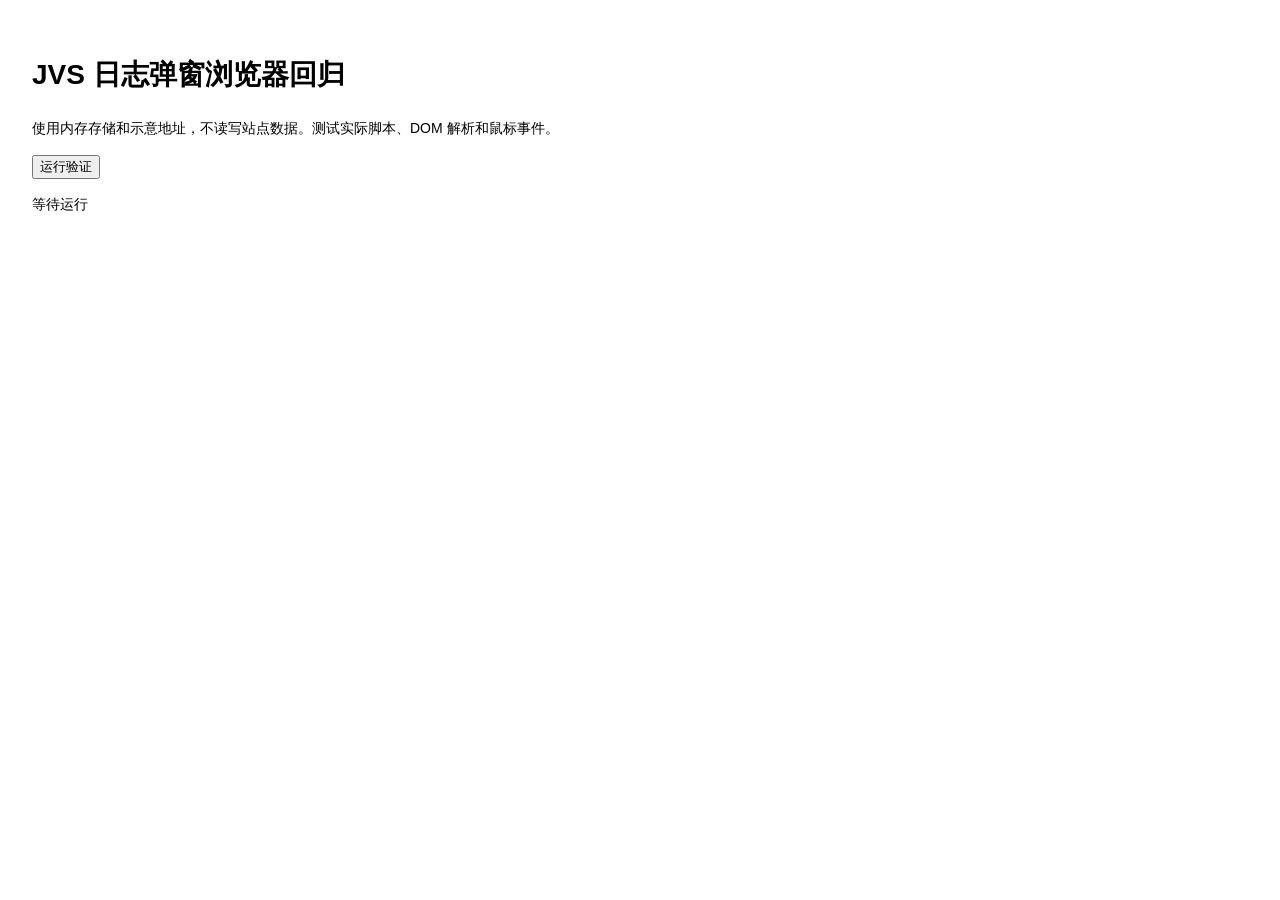
<file: tests/jvs.browser.html>
<!doctype html>
<html lang="zh-CN">
<head>
  <meta charset="utf-8">
  <title>JVS 日志弹窗浏览器回归</title>
  <link rel="stylesheet" href="data:text/css,/*jvs-ui*/">
  <style>body { font: 14px/1.7 sans-serif; padding: 24px; } #result { white-space: pre-wrap; }</style>
</head>
<body>
  <h1>JVS 日志弹窗浏览器回归</h1>
  <p>使用内存存储和示意地址，不读写站点数据。测试实际脚本、DOM 解析和鼠标事件。</p>
  <button id="run" type="button" disabled>运行验证</button>
  <pre id="result">等待运行</pre>
  <script>
    'use strict';
    const store = new Map();
    const opened = [];
    const designName = '订单<b>紧急</b> & "复核"';
    const appName = '研发 <i>内</i>';
    const targetUrl = 'https://example.invalid/design?id=1&name="quoted"#part';
    const modeName = '测试模式<b>只读</b>';
    const systemList = document.createElement('ul');
    systemList.className = 'system-list';
    systemList.style.display = 'none';
    const modeItem = document.createElement('li');
    modeItem.textContent = modeName;
    systemList.appendChild(modeItem);
    document.body.appendChild(systemList);
    Object.defineProperty(window, 'localStorage', { value: {
      getItem: (key) => store.get(key) ?? null,
      setItem: (key, value) => store.set(key, String(value)),
      removeItem: (key) => store.delete(key),
    } });
    store.set('__11ze_JVS_LOG_LOGS_', JSON.stringify([{
      id: '1', jvsAppId: 'app-1', designName, appName,
      time: Date.now(), url: targetUrl, tabType: '逻辑设计', type: '打开',
    }]));
    store.set('__11ze_JVS_APP_MODE_MAP__', JSON.stringify({ 'app-1': '测试模式' }));
    window.open = (url, target) => opened.push({ url, target });
    window.GM_addStyle = (css) => {
      const style = document.createElement('style');
      style.textContent = css;
      document.head.appendChild(style);
      return style;
    };
    let tick;
    window.setInterval = (callback) => { tick = callback; return 1; };
  </script>
  <script>
    const source = document.createElement('script');
    source.src = '../src/jvs.user.js?verify=' + Date.now();
    source.onload = () => { document.getElementById('run').disabled = false; };
    document.head.appendChild(source);
  </script>
  <script>
    'use strict';
    document.getElementById('run').addEventListener('click', (event) => {
      event.stopPropagation();
      const result = document.getElementById('result');
      const passed = [];
      function check(condition, label) {
        if (!condition) throw new Error(label);
        passed.push('PASS ' + label);
      }
      try {
        opened.length = 0;
        tick();
        const button = document.getElementById('ze-jvs-log-button');
        check(button.textContent === modeName + '日志', '模式前缀按原文显示');
        if (document.getElementById('11ze-jvs-log-popup')) button.click();
        button.click();
        const popup = document.getElementById('11ze-jvs-log-popup');
        const nameCell = popup.querySelector('.log-design-name-11ze');
        check(nameCell.textContent.trim() === designName, '设计名称按原文显示');
        check(nameCell.children.length === 0, '名称中的标签不生成元素');
        check(popup.querySelector('tbody tr').children[2].textContent.trim() === appName, '应用名称按原文显示');
        nameCell.click();
        check(opened.length === 1 && opened[0].url === targetUrl && opened[0].target === '_blank', '左键打开原始 URL');
        nameCell.dispatchEvent(new MouseEvent('auxclick', { button: 1, bubbles: true }));
        check(opened.length === 2 && opened[1].url === targetUrl, '中键打开相同 URL');
        nameCell.dispatchEvent(new MouseEvent('auxclick', { button: 2, bubbles: true }));
        check(opened.length === 2, '右键不打开 URL');
        button.click();
        check(!document.getElementById('11ze-jvs-log-popup'), '再次点击日志按钮关闭弹窗');
        result.textContent = passed.join('\n') + '\nPASS 全部通过';
        result.dataset.status = 'pass';
      } catch (error) {
        result.textContent = passed.join('\n') + '\nFAIL ' + error.message;
        result.dataset.status = 'fail';
      }
    });
  </script>
</body>
</html>
</file>
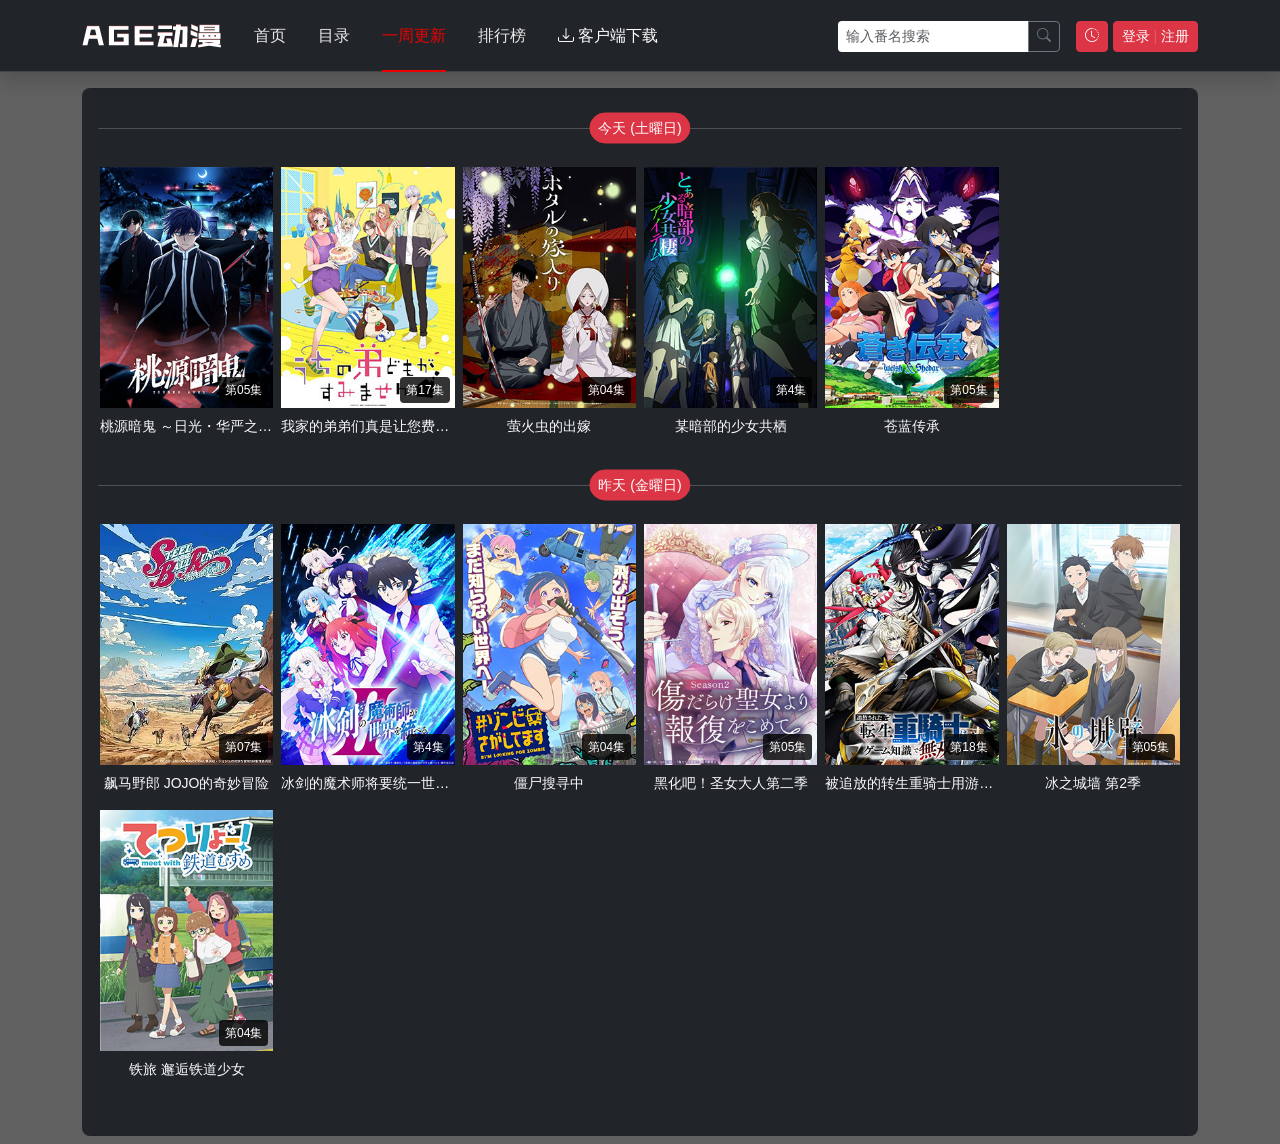
<file: designs/agedm/site-reference.html>
<!DOCTYPE html><html lang="zh-CN"><head><meta charset="utf-8"><meta name="viewport" content="width=device-width,initial-scale=1"><title>AGE 更新页本地参考</title><link rel="stylesheet" href="assets/site-0.css"><link rel="stylesheet" href="assets/site-1.css"><link rel="stylesheet" href="assets/site-2.css"></head><body><header class="head_content_wrapper p-3 bg-dark text-white sticky-top">
        <div class="container xcontainer">
            <div class="d-flex flex-wrap align-items-center justify-content-center justify-content-lg-start">
                <a href="#" class="d-flex align-items-center mb-2 mb-lg-0 text-white text-decoration-none"><img src="assets/image-3.png" height="38" /></a>
                <ul class="head-nav nav col-12 col-lg-auto me-lg-auto mb-2 justify-content-center mb-md-0 ml-2">
                    <li><a href="#" class="nav-link ">首页</a></li>
                    <li><a href="#" class="nav-link ">目录</a></li>
                    <li><a href="#" class="nav-link   active ">一周更新</a></li>
                    <li><a href="#" class="nav-link ">排行榜</a></li>
                    <li><a href="#" class="nav-link nav-download-link" target="_blank"><i class="bi bi-download"></i> 客户端下载</a></li>
                </ul>
                <form class="col-12 col-lg-auto mb-3 mb-lg-0 me-lg-3 search-form" action="/search" method="GET">
                    <div class="input-group">
                        <input name="query" id="query" type="search" class="form-control form-control-sm form-control-dark" placeholder="输入番名搜索" maxlength="8" value="">
                        <button class="btn btn-sm btn-outline-secondary" type="submit" id="button-addon2"><i class="bi bi-search"></i></button>
                    </div>
                </form>
                <div class="text-end">
                    <div class="btn-group history_link_wrapper">
                        <button type="button" class="btn btn-danger btn-sm dropdown-toggle history_link" data-bs-toggle="dropdown"><i class="bi bi-clock-history"></i></button>
                        <ul id="history_link_dom" class="dropdown-menu dropdown-menu-end"><li class="dropdown-item history_link_item align-middle">暂无历史数据</li></ul>
                    </div>
                    <a id="userAvatar" class="user_avatar_link" href="#"><img class="user_avatar rounded-circle" src="assets/image-4.jpg" /></a>
                    <button id="btnLogAndReg" type="button" class="btn btn-sm btn-danger">登录 <span>|</span> 注册</button>
                </div>
            </div>
        </div>
    </header><div class="body_content_wrapper pb-2">
        <div class="container xcontainer">
            <section class="bg-dark rounded-3 g-0 p-3 text-white">
                <div id="recent_update_video_wrapper">
                                                                <div class="video_list_box recent_update mb-3 pb-3">
                        <div class="position-relative my-4">
                            <div class="progress" style="height: 1px;"></div>
                            <button type="button" class="position-absolute top-0 start-50 translate-middle btn btn-sm btn-danger rounded-pill">今天 (土曜日)</button>
                        </div>
                        <div class="video_list_box--bd">
                            <div class="row row-cols-6 g-1">
                                <div class="col g-2 position-relative">
                                        <div class="video_item">
                                            <div class="video_item--image position-relative">
                                                <img referrerpolicy="no-referrer" src="assets/image-5.jpg" class="video_thumbs lazyload d-block w-100" /><span class="video_item--info rounded-1 text-truncate">第05集</span>
                                            </div>
                                            <div class="video_item-title text-truncate text-center py-2">
                                                <a href="#" class="link-light text-decoration-none stretched-link">桃源暗鬼 ～日光・华严之泷篇～</a>
                                            </div>
                                        </div>
                                    </div>
                                    <div class="col g-2 position-relative">
                                        <div class="video_item">
                                            <div class="video_item--image position-relative">
                                                <img referrerpolicy="no-referrer" src="assets/image-6.jpg" class="video_thumbs lazyload d-block w-100" /><span class="video_item--info rounded-1 text-truncate">第17集</span>
                                            </div>
                                            <div class="video_item-title text-truncate text-center py-2">
                                                <a href="#" class="link-light text-decoration-none stretched-link">我家的弟弟们真是让您费心了</a>
                                            </div>
                                        </div>
                                    </div>
                                    <div class="col g-2 position-relative">
                                        <div class="video_item">
                                            <div class="video_item--image position-relative">
                                                <img referrerpolicy="no-referrer" src="assets/image-7.jpg" class="video_thumbs lazyload d-block w-100" /><span class="video_item--info rounded-1 text-truncate">第04集</span>
                                            </div>
                                            <div class="video_item-title text-truncate text-center py-2">
                                                <a href="#" class="link-light text-decoration-none stretched-link">萤火虫的出嫁</a>
                                            </div>
                                        </div>
                                    </div>
                                    <div class="col g-2 position-relative">
                                        <div class="video_item">
                                            <div class="video_item--image position-relative">
                                                <img referrerpolicy="no-referrer" src="assets/image-8.jpg" class="video_thumbs lazyload d-block w-100" /><span class="video_item--info rounded-1 text-truncate">第4集</span>
                                            </div>
                                            <div class="video_item-title text-truncate text-center py-2">
                                                <a href="#" class="link-light text-decoration-none stretched-link">某暗部的少女共栖</a>
                                            </div>
                                        </div>
                                    </div>
                                    <div class="col g-2 position-relative">
                                        <div class="video_item">
                                            <div class="video_item--image position-relative">
                                                <img referrerpolicy="no-referrer" src="assets/image-9.jpg" class="video_thumbs lazyload d-block w-100" /><span class="video_item--info rounded-1 text-truncate">第05集</span>
                                            </div>
                                            <div class="video_item-title text-truncate text-center py-2">
                                                <a href="#" class="link-light text-decoration-none stretched-link">苍蓝传承</a>
                                            </div>
                                        </div>
                                    </div>
                            </div>
                        </div>
                    </div>
                                                                                        <div class="video_list_box recent_update mb-3 pb-3">
                        <div class="position-relative my-4">
                            <div class="progress" style="height: 1px;"></div>
                            <button type="button" class="position-absolute top-0 start-50 translate-middle btn btn-sm btn-danger rounded-pill">昨天 (金曜日)</button>
                        </div>
                        <div class="video_list_box--bd">
                            <div class="row row-cols-6 g-1">
                                <div class="col g-2 position-relative">
                                        <div class="video_item">
                                            <div class="video_item--image position-relative">
                                                <img referrerpolicy="no-referrer" src="assets/image-10.jpg" class="video_thumbs lazyload d-block w-100" /><span class="video_item--info rounded-1 text-truncate">第07集</span>
                                            </div>
                                            <div class="video_item-title text-truncate text-center py-2">
                                                <a href="#" class="link-light text-decoration-none stretched-link">飙马野郎 JOJO的奇妙冒险</a>
                                            </div>
                                        </div>
                                    </div>
                                    <div class="col g-2 position-relative">
                                        <div class="video_item">
                                            <div class="video_item--image position-relative">
                                                <img referrerpolicy="no-referrer" src="assets/image-11.jpg" class="video_thumbs lazyload d-block w-100" /><span class="video_item--info rounded-1 text-truncate">第4集</span>
                                            </div>
                                            <div class="video_item-title text-truncate text-center py-2">
                                                <a href="#" class="link-light text-decoration-none stretched-link">冰剑的魔术师将要统一世界 第二季</a>
                                            </div>
                                        </div>
                                    </div>
                                    <div class="col g-2 position-relative">
                                        <div class="video_item">
                                            <div class="video_item--image position-relative">
                                                <img referrerpolicy="no-referrer" src="assets/image-12.jpg" class="video_thumbs lazyload d-block w-100" /><span class="video_item--info rounded-1 text-truncate">第04集</span>
                                            </div>
                                            <div class="video_item-title text-truncate text-center py-2">
                                                <a href="#" class="link-light text-decoration-none stretched-link">僵尸搜寻中</a>
                                            </div>
                                        </div>
                                    </div>
                                    <div class="col g-2 position-relative">
                                        <div class="video_item">
                                            <div class="video_item--image position-relative">
                                                <img referrerpolicy="no-referrer" src="assets/image-13.jpg" class="video_thumbs lazyload d-block w-100" /><span class="video_item--info rounded-1 text-truncate">第05集</span>
                                            </div>
                                            <div class="video_item-title text-truncate text-center py-2">
                                                <a href="#" class="link-light text-decoration-none stretched-link">黑化吧！圣女大人第二季</a>
                                            </div>
                                        </div>
                                    </div>
                                    <div class="col g-2 position-relative">
                                        <div class="video_item">
                                            <div class="video_item--image position-relative">
                                                <img referrerpolicy="no-referrer" src="assets/image-14.jpg" class="video_thumbs lazyload d-block w-100" /><span class="video_item--info rounded-1 text-truncate">第18集</span>
                                            </div>
                                            <div class="video_item-title text-truncate text-center py-2">
                                                <a href="#" class="link-light text-decoration-none stretched-link">被追放的转生重骑士用游戏知识开无双</a>
                                            </div>
                                        </div>
                                    </div>
                                    <div class="col g-2 position-relative">
                                        <div class="video_item">
                                            <div class="video_item--image position-relative">
                                                <img referrerpolicy="no-referrer" src="assets/image-15.jpg" class="video_thumbs lazyload d-block w-100" /><span class="video_item--info rounded-1 text-truncate">第05集</span>
                                            </div>
                                            <div class="video_item-title text-truncate text-center py-2">
                                                <a href="#" class="link-light text-decoration-none stretched-link">冰之城墙 第2季</a>
                                            </div>
                                        </div>
                                    </div>
                                    <div class="col g-2 position-relative">
                                        <div class="video_item">
                                            <div class="video_item--image position-relative">
                                                <img referrerpolicy="no-referrer" src="assets/image-16.jpg" class="video_thumbs lazyload d-block w-100" /><span class="video_item--info rounded-1 text-truncate">第04集</span>
                                            </div>
                                            <div class="video_item-title text-truncate text-center py-2">
                                                <a href="#" class="link-light text-decoration-none stretched-link">铁旅 邂逅铁道少女</a>
                                            </div>
                                        </div>
                                    </div>
                            </div>
                        </div>
                    </div>
                                                                                        </div></section></div></div><style>.video_item{position:relative}.design-block{position:absolute;top:4px;right:4px;z-index:10;width:22px;height:22px;padding:0;border:1px solid rgba(255,255,255,.75);border-radius:50%;background:#dc3545;color:#fff;display:grid;place-items:center;cursor:pointer;opacity:0}.video_item:hover .design-block,.video_item:focus-within .design-block{opacity:1}.design-block svg{display:block;width:12px;height:12px;pointer-events:none}.design-block:hover{background:#c82333}</style>
<script>
'use strict';
const cards=[...document.querySelectorAll('.video_item')];
for(const card of cards){const name=card.querySelector('.video_item-title a').textContent.trim();card.dataset.designName=name;const b=document.createElement('button');b.className='design-block';b.setAttribute('aria-label','屏蔽'+name);b.innerHTML='<svg viewBox="0 0 12 12" aria-hidden="true"><path d="M3 3L9 9M9 3L3 9" fill="none" stroke="currentColor" stroke-width="1.5" stroke-linecap="round"></path></svg>';b.addEventListener('click',()=>parent.postMessage({type:'agedm-block',name},location.origin));card.appendChild(b);}
addEventListener('message',e=>{if(e.origin!==location.origin||e.source!==parent||e.data.type!=='agedm-state')return;for(const card of cards){card.parentElement.hidden=e.data.enabled&&e.data.blocked.includes(card.dataset.designName);card.querySelector('button.design-block').hidden=!e.data.enabled;}});
document.querySelectorAll('a,form').forEach(el=>el.addEventListener(el.tagName==='FORM'?'submit':'click',e=>e.preventDefault()));
parent.postMessage({type:'agedm-ready',names:cards.map(c=>c.dataset.designName)},location.origin);
</script></body></html>
</file>
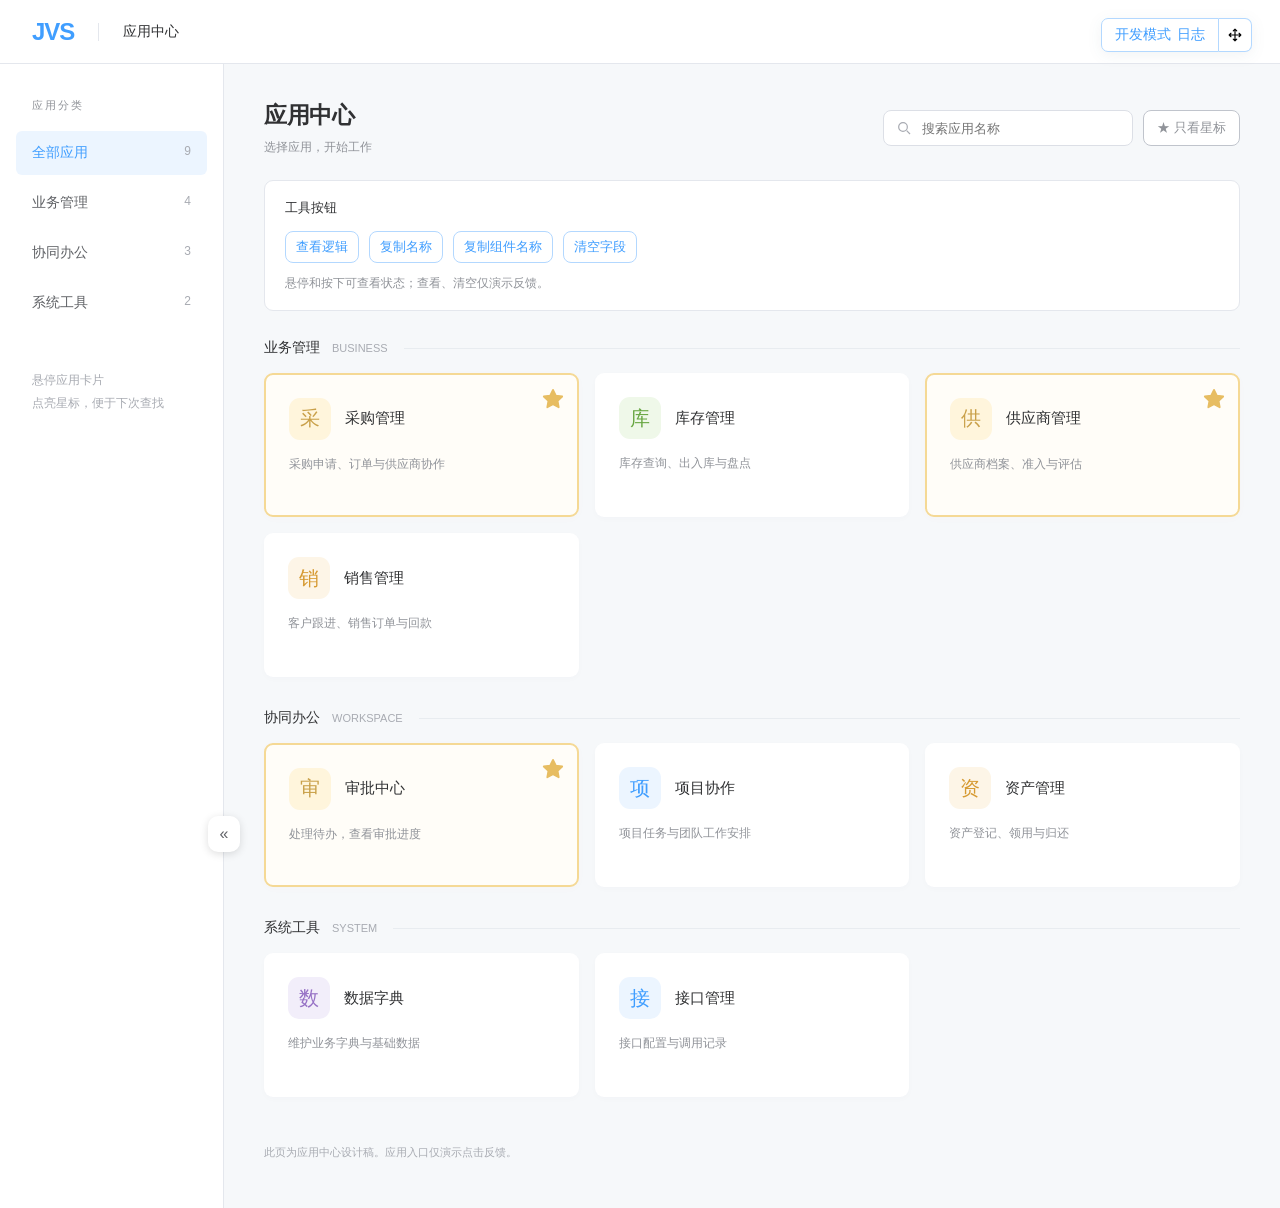
<file: designs/jvs/app-center.html>
<!DOCTYPE html>
<html lang="zh-CN"><head><meta charset="UTF-8"><meta name="viewport" content="width=device-width,initial-scale=1"><title>JVS · 界面预览</title>
<!-- 参考 src/jvs.user.js 的 highlightApps、filterStarredApps、toggleAppCenterSidebar。
保留金色星标边框、悬停星标与固定搜索行；宿主布局和应用数据均为设计示意。 -->
<style>
:root{font-family:-apple-system,BlinkMacSystemFont,"Segoe UI","PingFang SC",sans-serif;color:#303133;font-size:14px;--blue:#409eff;--gold:#faad14;--mode:#409eff;--mode-line:#b3d8ff;--mode-bg:#ecf5ff;--line:#e4e7ed}*{box-sizing:border-box}body{margin:0;background:#f6f8fa}button,input{font:inherit}button{cursor:pointer}button:focus-visible,a:focus-visible,input:focus-visible{outline:2px solid var(--blue);outline-offset:3px}header{height:64px;background:white;border-bottom:1px solid var(--line);display:flex;align-items:center;gap:24px;padding:0 32px}.logo{font-size:24px;color:var(--blue);font-weight:750;letter-spacing:-1px}.header-title{border-left:1px solid var(--line);padding-left:24px}header small{margin-left:auto;color:#909399}a{color:var(--blue);text-decoration:none}.shell{display:grid;grid-template-columns:224px 1fr;min-height:calc(100vh - 64px)}aside{background:white;border-right:1px solid var(--line);padding:34px 16px}.aside-label{font-size:11px;letter-spacing:2px;color:#909399;margin:0 16px 18px}.category{display:flex;justify-content:space-between;width:100%;background:none;border:0;color:#606266;text-align:left;padding:13px 16px;border-radius:6px;margin-bottom:6px}.category:hover{background:#f5f7fa}.category[aria-pressed=true]{background:#ecf5ff;color:var(--blue)}.category span{color:#a8abb2;font-size:12px}.aside-foot{margin:44px 16px;font-size:12px;color:#a8abb2;line-height:1.9}.collapse{position:fixed;left:208px;bottom:48px;z-index:5;width:32px;height:36px;border:0;border-radius:10px;background:white;box-shadow:0 2px 8px #0002;color:#606266;font-size:16px}.collapsed .shell{grid-template-columns:1fr}.collapsed aside{display:none}.collapsed .collapse{left:6px}main{min-width:0}.toolbar{position:sticky;top:0;z-index:2;background:#f6f8faf5;padding:36px 40px 24px;display:flex;align-items:center;gap:24px}.heading h1{font-size:23px;font-weight:600;letter-spacing:-.5px;margin:0 0 8px}.heading p{font-size:12px;color:#909399;margin:0}.search-tools{margin-left:auto;display:flex;align-items:center;gap:10px}.search{display:flex;align-items:center;gap:8px;background:white;border:1px solid #dcdfe6;border-radius:8px;padding:0 12px;height:36px;color:#a8abb2}.search:focus-within{border-color:var(--blue)}.search input{width:200px;border:0;outline:none;background:none;font-size:13px;color:#303133}.filter{height:36px;border:1px solid #c0c4cc;border-radius:8px;padding:0 13px;background:white;color:#909399;font-size:13px}.filter[aria-pressed=true]{color:#b87900;border-color:var(--gold);background:#fffaf0}.filter:hover{border-color:var(--gold);color:#b87900}.content{padding:0 40px 48px}.group{margin:18px 0 32px}.group-heading{display:flex;align-items:center;gap:12px;margin-bottom:16px}.group h2{font-size:14px;font-weight:500;margin:0}.group-heading span{font-size:11px;color:#a8abb2}.group-heading:after{content:"";height:1px;background:#e8ecf0;flex:1;margin-left:4px}.grid{display:grid;grid-template-columns:repeat(3,minmax(0,1fr));gap:16px}.card{position:relative;background:white;border:1.5px solid transparent;border-radius:9px;min-height:144px;padding:23px;box-shadow:0 2px 6px #263b5005;transition:box-shadow .15s,border-color .15s}.card:hover{box-shadow:0 5px 18px #263b5010;border-color:#c6e2ff}.card:has(.star[aria-pressed=true]){border:2px solid #f5d995;padding:22.5px;background:#fffdf8;box-shadow:0 2px 8px #b8790005}.card:has(.star[aria-pressed=true]):hover{border-color:#edc76d;box-shadow:0 5px 18px #b879000c}.card:has(.star[aria-pressed=true]) .icon{background:#fff5dc;color:#c9a049}.card:has(.star[aria-pressed=true]) .card-top{padding-right:40px}.star[aria-pressed=true]{width:32px;height:32px;display:grid;padding:4px;color:#e7bd62}.star[aria-pressed=true] svg{width:22px;height:22px}.card-top{display:flex;gap:14px;align-items:center;margin-bottom:15px}.icon{width:42px;height:42px;border-radius:11px;background:#ecf5ff;color:#409eff;display:grid;place-items:center;font-size:20px;font-weight:500}.green{background:#eff8e9;color:#67a641}.violet{background:#f2eefa;color:#9671c5}.amber{background:#fdf5e7;color:#d69a32}.card a{font-size:15px;color:#303133;font-weight:500}.card a:hover{color:var(--blue)}.card p{margin:0;color:#909399;font-size:12px;line-height:1.6}.star{position:absolute;top:8px;right:8px;width:28px;height:28px;display:grid;place-items:center;border:0;background:none;color:#909399;opacity:0;border-radius:5px}.star svg{width:18px;height:18px;fill:none;stroke:currentColor;stroke-width:2;stroke-linejoin:round}.card:hover .star,.star:focus-visible,.star[aria-pressed=true]{opacity:1}.star:hover{color:var(--gold);background:#fffaee}.star[aria-pressed=true]{color:#e7bd62}.star[aria-pressed=true] svg{fill:currentColor}.star:active{transform:scale(.85)}[hidden]{display:none!important}.empty{padding:100px 16px;text-align:center;color:#909399}.empty-symbol{color:#d5dae1;font-size:36px;margin-bottom:18px}.empty p{font-size:12px;margin-top:12px}.note{color:#a8abb2;font-size:11px;padding-top:16px}.toast{position:fixed;bottom:30px;left:50%;transform:translateX(-50%);padding:12px 20px;background:#303133;color:white;border-radius:6px;z-index:9;font-size:13px}@media(min-width:1500px){.grid{grid-template-columns:repeat(4,minmax(0,1fr))}}@media(max-width:1100px){.grid{grid-template-columns:repeat(2,minmax(0,1fr))}.toolbar{align-items:flex-start;flex-direction:column;gap:18px}.search-tools{margin-left:0}}@media(max-width:680px){.shell{grid-template-columns:160px 1fr}aside{padding:26px 8px}.collapse{left:144px}.toolbar{padding:28px 20px 20px}.content{padding:0 20px 32px}.grid{grid-template-columns:1fr}.search-tools{flex-wrap:wrap}.search input{width:130px}header{padding:0 20px}header small{display:none}.card{padding:20px}}

.dock{position:fixed;top:18px;right:28px;z-index:10;display:flex;filter:drop-shadow(0 3px 7px #263b5010)}.dock button{appearance:none;background:#fff;border:1px solid var(--mode-line);cursor:pointer;display:flex;align-items:center;justify-content:center;color:var(--mode);border-color:var(--mode-line);font-size:14px;height:34px}.dock button:hover{background:var(--mode-bg)}#toggle{border-radius:7px 0 0 7px;padding:0 13px}#mode-name{margin-right:6px}#handle{border-radius:0 7px 7px 0;border-left:0;padding:0 9px;cursor:move;touch-action:none;user-select:none;color:#000}#handle svg{display:block}.popup{position:fixed;top:132px;right:28px;width:680px;max-width:calc(100vw - 32px);z-index:9;background:white;border:1px solid #dce3eb;border-radius:10px;box-shadow:0 12px 40px #263b5026,0 2px 8px #263b500d;overflow:hidden}.popup[hidden]{display:none}.table-wrap{max-height:330px;overflow:auto}table{width:100%;border-collapse:collapse;white-space:nowrap;text-align:left;font-size:13px}th{position:sticky;top:0;background:#f8fafc;color:#909399;font-weight:400;font-size:12px;padding:11px 14px;border-block:1px solid #edf0f4}td{padding:13px 14px;border-bottom:1px solid #f0f2f5}td:first-child,th:first-child{padding-left:20px}td:first-child{font-variant-numeric:tabular-nums;color:#909399;font-size:12px}tbody tr:hover{background:#f5f9ff}td:has(>a){padding:0}td a{display:block;padding:13px 14px;color:#1f6fff;text-decoration:none}td a:hover{text-decoration:underline}.dev{color:#606266}.test{color:green}.prod{color:red}.type{font-size:11px;border-radius:4px;background:#eef5fe;color:#409eff;padding:3px 6px}.type.form{color:#ad7b20;background:#fcf5e7}.type.list{color:#8d6ac7;background:#f4effb}.popup-foot{padding:12px 20px;display:flex;justify-content:space-between;color:#909399;font-size:11px;background:#fcfdff}.log-empty{text-align:center;padding:60px 20px;color:#909399}.toast{position:fixed;bottom:84px;left:50%;transform:translateX(-50%);background:#303133;color:white;padding:11px 18px;border-radius:6px;z-index:30;font-size:13px}.toast[hidden]{display:none}

.button-preview{padding:18px 20px;background:white;border:1px solid var(--line);border-radius:9px;margin:0 0 28px}.button-preview h2{font-size:13px;font-weight:500;margin:0 0 14px}.button-row{display:flex;gap:10px;align-items:center;flex-wrap:wrap}.tool-button{appearance:none;background:white;border:1px solid #b3d8ff;border-radius:8px;padding:6px 10px;color:#409eff;font-size:13px;cursor:pointer;transition:background-color .2s,border-color .2s}.tool-button:hover{background:#ecf5ff;border-color:#409eff}.tool-button:active{background:#d9ecff}.button-preview small{display:block;color:#909399;font-size:12px;margin-top:12px}
</style></head><body>
<header><div class="logo">JVS</div><span class="header-title">应用中心</span></header>
<div class="shell" data-screen-label="应用中心"><aside><div class="aside-label">应用分类</div><button class="category" data-category="all" aria-pressed="true">全部应用<span>9</span></button><button class="category" data-category="业务管理" aria-pressed="false">业务管理<span>4</span></button><button class="category" data-category="协同办公" aria-pressed="false">协同办公<span>3</span></button><button class="category" data-category="系统工具" aria-pressed="false">系统工具<span>2</span></button><div class="aside-foot">悬停应用卡片<br>点亮星标，便于下次查找</div></aside>
<main><div class="toolbar"><div class="heading"><h1>应用中心</h1><p>选择应用，开始工作</p></div><div class="search-tools"><label class="search"><svg width="16" height="16" viewBox="0 0 24 24" fill="none" stroke="currentColor" stroke-width="1.8"><circle cx="10.5" cy="10.5" r="6.5"></circle><path d="m16 16 5 5"></path></svg><input id="search" type="search" placeholder="搜索应用名称" aria-label="搜索应用名称"></label><button class="filter" id="filter" aria-pressed="false">★ 只看星标</button></div></div>
<div class="content">
<section class="button-preview" aria-label="工具按钮样式"><h2>工具按钮</h2><div class="button-row"><button class="tool-button" data-preview="查看逻辑">查看逻辑</button><button class="tool-button" data-copy="校验采购权限">复制名称</button><button class="tool-button" data-copy="查询采购申请">复制组件名称</button><button class="tool-button" data-preview="清空字段">清空字段</button></div><small>悬停和按下可查看状态；查看、清空仅演示反馈。</small></section>
<section class="group" data-group="业务管理"><div class="group-heading"><h2>业务管理</h2><span>BUSINESS</span></div><div class="grid">
<article class="card"><div class="card-top"><div class="icon">采</div><a href="#采购管理">采购管理</a></div><p>采购申请、订单与供应商协作</p><button class="star" aria-label="星标采购管理" aria-pressed="true"></button></article>
<article class="card"><div class="card-top"><div class="icon green">库</div><a href="#库存管理">库存管理</a></div><p>库存查询、出入库与盘点</p><button class="star" aria-label="星标库存管理" aria-pressed="false"></button></article>
<article class="card"><div class="card-top"><div class="icon violet">供</div><a href="#供应商管理">供应商管理</a></div><p>供应商档案、准入与评估</p><button class="star" aria-label="星标供应商管理" aria-pressed="true"></button></article>
<article class="card"><div class="card-top"><div class="icon amber">销</div><a href="#销售管理">销售管理</a></div><p>客户跟进、销售订单与回款</p><button class="star" aria-label="星标销售管理" aria-pressed="false"></button></article>
</div></section>
<section class="group" data-group="协同办公"><div class="group-heading"><h2>协同办公</h2><span>WORKSPACE</span></div><div class="grid">
<article class="card"><div class="card-top"><div class="icon green">审</div><a href="#审批中心">审批中心</a></div><p>处理待办，查看审批进度</p><button class="star" aria-label="星标审批中心" aria-pressed="true"></button></article>
<article class="card"><div class="card-top"><div class="icon">项</div><a href="#项目协作">项目协作</a></div><p>项目任务与团队工作安排</p><button class="star" aria-label="星标项目协作" aria-pressed="false"></button></article>
<article class="card"><div class="card-top"><div class="icon amber">资</div><a href="#资产管理">资产管理</a></div><p>资产登记、领用与归还</p><button class="star" aria-label="星标资产管理" aria-pressed="false"></button></article>
</div></section>
<section class="group" data-group="系统工具"><div class="group-heading"><h2>系统工具</h2><span>SYSTEM</span></div><div class="grid">
<article class="card"><div class="card-top"><div class="icon violet">数</div><a href="#数据字典">数据字典</a></div><p>维护业务字典与基础数据</p><button class="star" aria-label="星标数据字典" aria-pressed="false"></button></article>
<article class="card"><div class="card-top"><div class="icon">接</div><a href="#接口管理">接口管理</a></div><p>接口配置与调用记录</p><button class="star" aria-label="星标接口管理" aria-pressed="false"></button></article>
</div></section>
<div id="empty" class="empty" hidden><div class="empty-symbol">☆</div><div id="empty-title">暂无星标应用</div><p id="empty-hint">悬停应用卡片，点击星标收藏</p></div><div class="note">此页为应用中心设计稿。应用入口仅演示点击反馈。</div>
</div></main></div><button id="collapse" class="collapse" aria-label="收起侧边栏" aria-expanded="true">«</button><div class="toast" id="toast" role="status" hidden></div>
<script>
'use strict';
const stars=[...document.querySelectorAll('.star')],filter=document.getElementById('filter'),search=document.getElementById('search');
const key='jvs-design-app-center';
let saved;try{saved=JSON.parse(localStorage.getItem(key));}catch{saved=null;}
let category='all';
function save(){try{localStorage.setItem(key,JSON.stringify({stars:stars.filter(s=>s.getAttribute('aria-pressed')==='true').map(s=>s.getAttribute('aria-label')),filter:filter.getAttribute('aria-pressed')==='true',collapsed:document.body.classList.contains('collapsed')}));}catch{}}
function render(){const onlyStarred=filter.getAttribute('aria-pressed')==='true',query=search.value.trim().toLowerCase();let visible=0;document.querySelectorAll('.group').forEach(group=>{let count=0;group.querySelectorAll('.card').forEach(card=>{const match=(category==='all'||category===group.dataset.group)&&card.querySelector('a').textContent.toLowerCase().includes(query)&&(!onlyStarred||card.querySelector('.star').getAttribute('aria-pressed')==='true');card.hidden=!match;if(match)count++;});group.hidden=count===0;visible+=count;});document.getElementById('empty').hidden=visible>0;const noStars=!stars.some(s=>s.getAttribute('aria-pressed')==='true');document.getElementById('empty-title').textContent=onlyStarred&&noStars?'暂无星标应用':'没有匹配的应用';document.getElementById('empty-hint').textContent=onlyStarred&&noStars?'关闭「只看星标」，悬停应用卡片点亮星标':'试试其他名称、分类或关闭星标筛选';}
stars.forEach(star=>{star.innerHTML='<svg viewBox="0 0 24 24"><path d="M12 2l3.09 6.26L22 9.27l-5 4.87 1.18 6.88L12 17.77l-6.18 3.25L7 14.14 2 9.27l6.91-1.01L12 2z"></path></svg>';if(saved&&Array.isArray(saved.stars))star.setAttribute('aria-pressed',String(saved.stars.includes(star.getAttribute('aria-label'))));star.addEventListener('click',()=>{star.setAttribute('aria-pressed',String(star.getAttribute('aria-pressed')!=='true'));save();render();});});
filter.setAttribute('aria-pressed',String(saved?.filter===true));
filter.addEventListener('click',()=>{filter.setAttribute('aria-pressed',String(filter.getAttribute('aria-pressed')!=='true'));save();render();});
search.addEventListener('input',render);
document.querySelectorAll('.category').forEach(button=>button.addEventListener('click',()=>{category=button.dataset.category;document.querySelectorAll('.category').forEach(item=>item.setAttribute('aria-pressed',String(item===button)));render();}));
const collapse=document.getElementById('collapse');function syncCollapse(){const on=document.body.classList.contains('collapsed');collapse.textContent=on?'»':'«';collapse.setAttribute('aria-expanded',String(!on));collapse.setAttribute('aria-label',on?'展开侧边栏':'收起侧边栏');}
document.body.classList.toggle('collapsed',saved?.collapsed===true);syncCollapse();collapse.addEventListener('click',()=>{document.body.classList.toggle('collapsed');syncCollapse();save();});
let toolTimer;
function showToolFeedback(text){const toast=document.getElementById('toast');toast.textContent=text;toast.hidden=false;clearTimeout(toolTimer);toolTimer=setTimeout(()=>{toast.hidden=true;},2200);}
document.querySelectorAll('[data-preview]').forEach(button=>button.addEventListener('click',()=>showToolFeedback(button.dataset.preview+' · 原型示意')));
document.querySelectorAll('[data-copy]').forEach(button=>button.addEventListener('click',async()=>{try{await navigator.clipboard.writeText(button.dataset.copy);showToolFeedback('已复制：'+button.dataset.copy);}catch{showToolFeedback('复制失败，请检查剪贴板权限');}}));
let timer;document.querySelectorAll('.card a').forEach(link=>link.addEventListener('click',event=>{event.preventDefault();const toast=document.getElementById('toast');toast.textContent='打开「'+link.textContent+'」 · 原型示意';toast.hidden=false;clearTimeout(timer);timer=setTimeout(()=>{toast.hidden=true;},2200);}));render();
</script><div class="dock" id="dock"><button id="toggle" aria-expanded="false" aria-controls="popup"><span id="mode-name">开发模式</span>日志</button><button id="handle" aria-label="拖动日志工具栏" title="拖动工具栏"><svg width="14" height="14" viewBox="0 0 24 24" fill="none" stroke="currentColor" stroke-width="2" stroke-linecap="round" stroke-linejoin="round"><path d="M2 12h20M12 2v20m-7-13-3 3 3 3m4-10 3-3 3 3m4 4 3 3-3 3m-10 4 3 3 3-3"></path></svg></button></div>
<section class="popup" id="popup" aria-label="最近访问日志" hidden><div class="table-wrap"><table id="table"><thead><tr><th>时间</th><th>模式</th><th>应用</th><th>类型</th><th>名称</th></tr></thead><tbody>
<tr><td>14:32:08</td><td class="dev">开发</td><td>采购管理</td><td><span class="type">逻辑</span></td><td><a href="#design-purchase" target="_blank" rel="noopener">采购申请审批</a></td></tr>
<tr><td>14:28:41</td><td class="dev">开发</td><td>采购管理</td><td><span class="type">逻辑</span></td><td><a href="#design-check" target="_blank" rel="noopener">校验采购权限</a></td></tr>
<tr><td>14:25:16</td><td class="test">测试</td><td>采购管理</td><td><span class="type form">表单</span></td><td><a href="#design-form" target="_blank" rel="noopener">采购申请单</a></td></tr>
<tr><td>14:20:03</td><td class="dev">开发</td><td>供应商管理</td><td><span class="type list">列表</span></td><td><a href="#design-list" target="_blank" rel="noopener">供应商档案</a></td></tr>
<tr><td>14:18:52</td><td class="prod">正式</td><td>采购管理</td><td><span class="type">逻辑</span></td><td><a href="#design-order" target="_blank" rel="noopener">生成采购订单</a></td></tr>
<tr><td>14:12:30</td><td class="test">测试</td><td>库存管理</td><td><span class="type">逻辑</span></td><td><a href="#design-stock" target="_blank" rel="noopener">库存占用校验</a></td></tr>
<tr><td>14:08:11</td><td class="dev">开发</td><td>采购管理</td><td><span class="type list">列表</span></td><td><a href="#design-orders" target="_blank" rel="noopener">采购订单列表</a></td></tr>
<tr><td>13:56:42</td><td class="dev">开发</td><td>供应商管理</td><td><span class="type form">表单</span></td><td><a href="#design-vendor" target="_blank" rel="noopener">供应商信息</a></td></tr>
</tbody></table><div class="log-empty" id="log-empty-state" hidden>暂无访问记录</div></div><div class="popup-foot"><span>点击名称，在新标签页打开</span><span>最近访问在前</span></div></section>
<script>
(()=>{

'use strict';
const dock=document.getElementById('dock'), popup=document.getElementById('popup'), toggle=document.getElementById('toggle'), handle=document.getElementById('handle');
function setOpen(open){popup.hidden=!open;toggle.setAttribute('aria-expanded',String(open));}
function positionPopup(){const rect=dock.getBoundingClientRect();popup.style.top=Math.min(rect.bottom+10,Math.max(8,innerHeight-popup.offsetHeight-76))+'px';popup.style.right=Math.max(16,innerWidth-rect.right)+'px';}
toggle.addEventListener('click',()=>{setOpen(popup.hidden);positionPopup();});

document.addEventListener('click',event=>{if(!popup.contains(event.target)&&!dock.contains(event.target)&&!event.target.closest('.controls'))setOpen(false);});
document.addEventListener('keydown',event=>{if(event.key==='Escape'){setOpen(false);toggle.focus();}});
handle.addEventListener('pointerdown',event=>{if(event.button!==0)return;const rect=dock.getBoundingClientRect();const startX=event.clientX,startY=event.clientY;handle.setPointerCapture(event.pointerId);function move(e){dock.style.top=Math.max(16,Math.min(innerHeight-120,rect.top+e.clientY-startY))+'px';dock.style.right=Math.max(16,Math.min(innerWidth-rect.width-16,innerWidth-rect.right-e.clientX+startX))+'px';positionPopup();}function end(){handle.removeEventListener('pointermove',move);handle.removeEventListener('pointerup',end);handle.removeEventListener('pointercancel',end);}handle.addEventListener('pointermove',move);handle.addEventListener('pointerup',end);handle.addEventListener('pointercancel',end);});
window.addEventListener('resize',()=>{dock.style.top='18px';dock.style.right=innerWidth<760?'16px':'28px';positionPopup();});
positionPopup();
})();
</script></body></html>
</file>
<file: designs/agedm/assets/site-2.css>
body {
    /* font-family: 400 .875em/1.8 Lato,PingFang SC,Lantinghei SC,Microsoft Yahei,Hiragino Sans GB,Microsoft Sans Serif,WenQuanYi Micro Hei,sans-serif; */
    font-family: Optima-Regular, Optima, PingFangSC-light, PingFangTC-light, "PingFang SC","SF Pro SC","SF Pro Text","SF Pro Icons","Helvetica Neue","Helvetica","Arial",sans-serif;
    /* font-family: 'PingFang-SC-medium', Helvetica, Tahoma, Arial, 'Microsoft YaHei', 'Hiragino Sans GB', 'WenQuanYi Micro Hei', sans-serif; */
    /* font-family: Optima-Regular, Optima, PingFangSC-light, PingFangTC-light, 'PingFang SC', Cambria, Cochin, Georgia, Times, 'Times New Roman', serif; */
    -webkit-font-smoothing: antialiased;
    background-color: #606061;
}
.xcontainer {
    width: 1140px;
    max-width: 1140px;
}
.search-form .form-control, textarea{
    border:0;
    box-shadow: none;
    outline: none;
}
.form-control:focus, textarea:focus{
    -webkit-box-shadow:none !important;
    box-shadow:none !important;
}
.body_content_wrapper {
    margin-top: 1rem;
}
/* @media (min-width: 992px) {
    .container {
        max-width: 960px;
    }
} */

/* common empty data */
.common-empty {
    padding: 32px;
    display: flex;
    flex-direction: column;
    align-items: center;
}
.common-empty__image {
    width: 160px;
    height: 160px;
}
.common-empty__image img {
    width: 100%;
    height: 100%;
}
.common-empty__description {
    margin-top: 16px;
    padding: 0 60px;
    color: #969799;
    font-size: 14px;
    line-height: 20px;
}

.loader_play,
.loader_play:before,
.loader_play:after {
    background: rgb(221, 221, 221);
    -webkit-animation: load_play 1s infinite ease-in-out;
    animation: load_play 1s infinite ease-in-out;
    width: 5px;
    height: 10px;
}
.loader_play {
    color: rgb(221, 221, 221);
    text-indent: -9999em;
    margin: 0 auto;
    position: relative;
    font-size: 11px;
    -webkit-transform: translateZ(0);
    -ms-transform: translateZ(0);
    transform: translateZ(0);
    -webkit-animation-delay: -0.16s;
    animation-delay: -0.16s;
}
.loader_play:before,
.loader_play:after {
    position: absolute;
    top: 0;
    content: '';
}
.loader_play:before {
    left: -10px;
    -webkit-animation-delay: -0.32s;
    animation-delay: -0.32s;
}
.loader_play:after {
    left: 10px;
}
@-webkit-keyframes load_play {
    0%,80%,100% {
        box-shadow: 0 0;
        height: 5px;
    }
    40% {
        box-shadow: 0 -10px;
        height: 10px;
    }
}
@keyframes load_play {
    0%,80%,100% {
        box-shadow: 0 0;
        height: 5px;
    }
    40% {
        box-shadow: 0 -10px;
        height: 10px;
    }
}
.bd-callout {
    padding: 1rem;
    margin-top: 1.25rem;
    margin-bottom: 1.25rem;
    color: var(--bd-callout-color, inherit);
    background-color: var(--bd-callout-bg, var(--bs-gray-100));
    border-left: 0.25rem solid var(--bd-callout-border, var(--bs-gray-300));
}
.bd-callout-warning {
    --bd-callout-color: var(--bs-warning-text);
    --bd-callout-bg: var(--bs-warning-bg-subtle);
    --bd-callout-border: var(--bs-warning-border-subtle);
}
.login_modal {
    margin-top: 100px;
}
.login_modal #btnLogin .spinner-border{
    vertical-align: -3px;
}
.login_modal input{
    -webkit-box-shadow:none;
    box-shadow:none;
}
.login_modal .input-group-text,
.login_modal .form-control {
    font-size: 14px;
}
.login_modal .input-group-text {
    width: 82px;
}
.login_modal .modal-title{
    font-size: 20px;
}
.login_modal .modal-title .line {
    width: 1px;
    display: inline-block;
    height: 20px;
    padding: 5px 0;
    margin: 0 10px;
}
.login_modal .modal-title .line span {
    width: 1px;
    display: inline-block;
    height: 20px;
    background-color: #e7e7e7;
}

.login_modal .modal-title .switch-btn {
    line-height: 0;
    color: #6c757d;
    vertical-align: 2px;
    cursor: pointer;
    user-select: none;
}
.login_modal .modal-title .switch-btn.active {
    color: #0a58ca;
    border-bottom: 1px solid #0a58ca;
}
.login_modal .captcha-image {
    visibility: hidden;
    width: 100px;
    cursor: pointer;
}

#notice_box {
    font-size: 14px;
}
#notice_box .alert-danger {
    color: #E00;
    border: 1px solid #000000;
    background-color: #202020;
}

#index_carousel, #index_carousel .carousel-item{
    width: 400px;
    height: 200px;
}
#index_carousel .carousel-item {
    background-size: cover;
}
#index_carousel .carousel-inner{
    overflow: hidden;
}

.carousel-caption {
    right: 0;
    left: 0;
    bottom: 0;
    background-color: rgba(0,0,0, .6);
    text-shadow: rgb(0 0 0 / 90%) 0 2px 2px;
    height: 40px !important;
    line-height: 40px !important;
    padding: 0;
}
#index_recommend_video_box .recommend_video_box_item_wrapper {
    flex: 1;
    height: 100px;
    width: 161px;
    background-color: #000;
    box-sizing: border-box;
    padding-left: 10px;
}
#index_recommend_video_box .recommend_video_box_item_wrapper.top-item{
    padding-top: 0;
    padding-bottom: 10px;
}
#index_recommend_video_box .recommend_video_box_item_wrapper.bottom-item{
    padding-top: 10px;
    padding-bottom: 0;
}
#index_recommend_video_box .recommend_video_box_item_wrapper .recommend_video_box_item {
    overflow: hidden;
    position: relative;
}
#index_recommend_video_box .recommend_video_box_item img {
    width: 100%;
    height: 90px;
    -moz-transition: all .5s ease;
    -webkit-transition: all .5s ease;
    -o-transition: all .5s ease;
    -ms-transition: all .5s ease;
    transition: all .5s ease;
}
#index_recommend_video_box .recommend_video_box_item:hover img {
    transform: scale(1.1);
}
#index_recommend_video_box .recommend_video_box_item p{
    position: absolute;
    margin-bottom: 0;
    font-size: 12px;
    color: #FFF;
    background-repeat: no-repeat;
    background-image: linear-gradient(transparent,rgba(0,0,0,.5));
    text-align: center;
    height: 40px;
    line-height: 60px;
    padding: 0 5px;
    bottom: 0;
    width: 100%;
    left: 0;
    right: 0;
    text-shadow: rgb(0 0 0 / 90%) 0 1px 1px;
}

.emoji-box .emoji-wrap .emoji-small img {
    margin: 4px;
    width: 24px;
    height: 24px;
}
#btnLogAndReg span {
    color: rgba(255, 255, 255, 0.2);
}

/* common pagination */
.common_pagination .pagination{
    justify-content: center;
    margin-bottom: 0;
}
.common_pagination .pagination .page-link {
    border: 1px solid #505051;
    background-color: transparent;
    color: #e8e8e9;
    font-size: 14px !important;
    padding: .375rem 1rem;
}
.common_pagination .pagination .page-item.active .page-link,
.common_pagination .pagination .page-item:hover .page-link{
    background-color: #313132;
}

.common_pagination .pagination .page-item.disabled .page-link {
    background-color: transparent !important;
}

a.common_alink, a.common_alink:link {
    color: #d0e0f0;
    text-decoration: none;
    border-bottom: 1px solid transparent;
}
a.common_alink:hover{
    color: #FFF;
    text-decoration: none;
    border-bottom: 1px solid #FFF;
}


.head_content_wrapper {
    box-shadow: 0 0.5rem 1rem rgb(0 0 0 / 15%), inset 0 -1px 0 rgb(255 255 255 / 15%);
}
.head_content_wrapper .head-nav {
    margin-left: 1rem;
}
.head-nav .nav-link {
    position: relative;
    margin-left: 1rem;
    margin-right: 1rem;
    color: #E8E8E8;
    padding-left: 0;
    padding-right: 0;
}
.head-nav .nav-link:hover,
.head-nav .nav-link.active {
    color: #E00 !important;
}
.head-nav .nav-link.active::after {
    position: absolute;
    right: 0;
    bottom: -16px;
    left: 0;
    width: 100%;
    z-index: 1;
    content: "";
    height: 2px;
    background-color:#E00;
}

.head-nav .nav-link.nav-download-link {
    color: #FFFFFF !important;
}
.head-nav .nav-link.nav-download-link:hover {
    font-weight: normal;
    color: #FFFFFF !important;
}

.user_avatar {
    height: 31px;
    width: 31px;
}
.history_link.dropdown-toggle::after {
    display: none;
}
.history_link_wrapper .history_link_item,
.history_link_wrapper .history_list_clear {
    width: 240px;
    font-size: 13px;
    line-height: 29px;
    padding: 2px 10px;
}
.history_link_wrapper .history_list_clear {
    text-align: center;
}
.history_link_wrapper .history_link_item .history_link_item_eposide{
    line-height: 29px;
    min-width: fit-content;
    padding-left: 5px;
    color: #E00 !important;
}
.user_avatar_link {
    display: none;
    margin-left: 10px;
}
.hr-gray {
    background-color: transparent;
    border-bottom: 1px solid rgba(255,255,255, .1);
    opacity: .1;
}
.extra-box {
    margin: 1.5rem 0;
}
.extra-box.index-app-dl img{
    width: 100%;
    max-width: 100%;
}

.video_thumbs {
    transition: all linear 0.3s;
}
.video_list_box .video_list_box--hd {
    border-bottom: 1px solid rgba(255,255,255, .125);
}
.video_list_box .video_list_box--hd .sub-button {
    height: 20px;
    line-height: 20px;
    padding: 0 5px;
    font-weight: normal;
    background-color: rgba(255, 255, 255, .2) !important;
    border-radius: 2px;
    color: #FFF !important;
    border: 1px solid rgba(255, 255, 255, .3);
}
.video_list_box .video_list_box--hd .title-desc {
    font-size: 14px;
}
.video_list_box .video_list_box--hd .title-more i{
    vertical-align: -1px;
}
.video_list_box .video_list_box--bd {
    padding-top: 10px;
}
.video_list_box .video_list_box--bd .video_item-title {
    font-size: 14px;
}
.video_list_box .video_list_box--bd  .video_item--image {
    cursor: pointer;
    overflow: hidden;
}
.video_list_box .video_list_box--bd .video_item--info {
    max-width: 70%;
    font-size: 12px;
    position: absolute;
    bottom: 5px;
    right: 5px;
    background-color: rgba(0,0,0, .8);
    padding: 4px 6px;
}
.video_list_box .video_list_box--bd .video_item .video-mask {
    position: absolute;
    top: 0;
    left: 0;
    width: 100%;
    height: 100%;
    transition: all .3s ease-out;
    opacity: 0;
    background: #000;
    filter: alpha(opacity=0);
}
.video_list_box .video_list_box--bd .video_item:hover .video_thumbs {
    -webkit-transform: scale(1.1);
    -moz-transform: scale(1.1);
    -ms-transform: scale(1.1);
    -o-transform: scale(1.1);
    transform: scale(1.1);
}
.video_list_box .video_list_box--bd .video_item .video-player-icon {
    opacity: 0;
    filter: alpha(opacity=0);
    position: absolute;
    top: 50%;
    left: 50%;
    width: 50px;
    height: 50px;
    margin: -25px 0 0 -25px;
    background: url(https://a.msstatic.com/huya/main3/widget/game-live-item/img/play-icon_fbf7f.png) no-repeat;
    transform: scale(1.5);
    backface-visibility: hidden;
    transition: all .25s ease-out;
    z-index: 900;
    pointer-events: none;
}
.video_list_box .video_list_box--bd .video_item .video-item-cancel-fav {
    display: none;
}
.video_list_box .video_list_box--bd .video_item:hover .video-mask {
    opacity: .5;
    background: #000;
    filter: alpha(opacity=50);
}
.video_list_box .video_list_box--bd .video_item:hover .video-player-icon{
    opacity: 1;
    filter: alpha(opacity=100);
    transform: scale(1);
}
.video_list_box .video_list_box--bd .video_item:hover .video-item-cancel-fav{
    display: block;
    position: absolute;
    right: 5px;
    top: 5px;
    z-index: 1000;
    font-size: 12px;
}

#week_list_btn {
    cursor: pointer;
}

.text_list_box .text_list_box--hd{
    border-bottom: 1px solid rgba(255,255,255, .125);
}
.text_list_box .text_list_box--bd {
    padding-top: 10px;
}
.text_list_box .text_list_box--bd .nav-tabs {
    border-bottom: 1px solid rgba(255,255,255, .125)
}
.text_list_box .text_list_box--bd .nav-item {
    width: 47.6px;
    font-size: 14px;
    margin-right: 2px;
}
.text_list_box .text_list_box--bd .nav-item:last-of-type {
    margin-right: 0;
}
.text_list_box .text_list_box--bd .nav-link {
    width: 100%;
    color: #d0e0f0;
    padding: .5rem 0;
}
.text_list_box .text_list_box--bd .nav-link:hover,
.text_list_box .text_list_box--bd .nav-link.active {
    border-width: 1px;
    border-color: #404041;
    background-color: #282828;
    border-style: solid;
    border-bottom: 1px solid #282828;
    font-weight: bold;
}
.text_list_box .text_list_box--bd .text_list_item {
    font-size: 14px;
    list-style: none;
    padding: 0;
    margin-bottom: 0;
}
.text_list_box .text_list_box--bd .text_list_item li {
    border-bottom: 1px dashed #3c3f42;
    padding: 10px 0 !important;
    line-height: 150%;
    font-size: 14px;
}
.text_list_box .text_list_box--bd .text_list_item li.episode_end{
    background: url(../images/end.png);
    background-size: auto 50%;
    background-repeat: no-repeat;
    background-position: center right;
}
.text_list_box .text_list_box--bd .text_list_item li:last-of-type {
    border-bottom: 0 none;
}
.text_list_box .text_list_box--bd .text_list_item li .title_sub {
    color: #d0e0f0;
    min-width: fit-content;
    font-size: 12px;
    padding-left: 5px;
}
.text_list_box .text_list_box--bd .text_list_item li.episode_end .title_sub {
    visibility: hidden;
}
.text_list_box .text_list_box--bd .text_list_item li .title_new{
    color: #fe0101;
    padding: 0 2px;
}
.text_list_box .text_list_box--bd .tab-content {
    background-color: #282828;
    border-width: 0 1px 1px;
    border-color:#404041;
    border-style: solid;
    border-bottom-left-radius: 4px;
    border-bottom-right-radius: 4px;
    padding: 0 5px;
}
.text_list_box .text_list_box--bd .text_list_box_wrapper {
    background-color: #282828;
    border: 1px solid#404041;
    border-radius: 4px;
    padding: 0 5px;
}

/* catalog */

/*.filter_type_list button {*/
/*    margin-bottom: 3px;*/
/*    cursor: pointer;*/
/*}*/
/*.filter_type_list button:hover,*/
/*.filter_type_list button.active {*/
/*    color: #FFFFFF !important;*/
/*    background-color: #5c636a;*/
/*    border-color: #565e64;*/
/*}*/
/*.filter_type .filter_type_name {*/
/*    width: 70px;*/
/*}*/
/*.filter_type_list .filter_list_item {*/
/*    padding-left: .75rem;*/
/*    padding-right: .75rem;*/
/*}*/

.filter_field .filter_type_name {
    width: 75px;
}
.filter_field .filter_type_name,
.filter_field .filter_list_item {
    color: #FFFFFF;
    margin-bottom: 3px;
    cursor: pointer;
}
.filter_field .filter_type_name.active,
.filter_field .filter_list_item.active {
    background-color: #dc3545;
    border-color: #dc3545;
}
.filter_field .filter_type_name:hover,
.filter_field .filter_list_item:hover
{
    background-color: #bb2d3b;
    border-color: #b02a37;
}
.filter_type_list .filter_list_item {
    padding-left: 0.75rem;
    padding-right: 0.75rem;
    margin-right: .5rem;
}

.card.cata_video_item {
    border: 0;
    border-radius: 0;
    background-color: transparent;
    border-bottom: 1px solid rgba(255,255,255, .1);
    padding-bottom: 1rem;
}

.card.cata_video_item .video_cover_wrapper {
    position: relative;
    overflow: hidden;
}
.card.cata_video_item .video_cover_wrapper span.video_play_status {
    font-size: 12px;
    position: absolute;
    bottom: .5rem;
    right: .5rem;
    padding: 3px 5px;
    background-color: rgba(0, 0, 0, .8);
    max-width: 80%;
}
.card.cata_video_item .video_cover_wrapper:hover .video_thumbs {
    -webkit-transform: scale(1.1);
    -moz-transform: scale(1.1);
    -ms-transform: scale(1.1);
    -o-transform: scale(1.1);
    transform: scale(1.1);
}
.card.cata_video_item .video_cover_wrapper .video_thumbs {
    width: 172px;
}

.card.cata_video_item .card-body {
    padding: 0 0 0 1rem;
}
.card.cata_video_item .card-title {
    font-size: 18px;
    color: #d0e0f0;
}
.card.cata_video_item .card-title a {
    color: #d0e0f0;
    text-decoration: none;
    border-bottom: 1px solid transparent;
}
.card.cata_video_item .card-title a:hover {
    border-bottom: 1px solid #d0e0f0;
}
.card.cata_video_item .video_detail_info {
    font-size: 14px;
    padding-bottom: 5px;
    display: inline-block;
    min-width: 50%;
    line-height: 1.8;
}
.card.cata_video_item .video_detail_info span {
    color: #808081;
}
.card.cata_video_item .video_detail_info.desc {
    padding-bottom: 0;
    margin-bottom: .5rem;
    overflow: hidden;
    text-overflow: ellipsis;
    display: -webkit-box;
    -webkit-line-clamp: 2;
    -webkit-box-orient: vertical;
}



/* update */
.recent_update .progress{
    background-color: rgba(255,255,255, .2);
}
.foot_content_wrapper {
    font-size: 14px;
    text-align: center;
    color: #DDD;
}
.foot_content_wrapper p {
    margin-bottom: 0;
    padding: 5px 0;
}

/* rank */
.rank_list_box--bd .title {
    border-bottom: 1px solid rgba(255, 255, 255, .1);
    padding-bottom: 10px;
}
.rank_list_box--hd {
    margin-bottom: .5rem;
    border-bottom: 1px solid rgba(255, 255, 255, .1);
}
.rank_list_box--hd .rank_list_select {
    width: 140px;
    font-size: 14px;
}

.rank_list_item {
    height: 40px;
    line-height: 40px;
    border-bottom: 1px dashed #3c3f42;
}
.rank_list_item_no {
    font-size: 13px;
    width: 36px;
    text-align: left;
    font-style: italic;
    color: #989898;
}
.rank_list_item_title {
    font-size: 13px;
}
.rank_list_item_views {
    font-size: 12px;
    width: 60px;
    text-align: right;
    color: #989898;
}

/* detail */
.video_detail_wrapper .video_detail_left {
    width: 256px;
}
.video_detail_wrapper .video_detail_title {
    font-size: 1.4rem;
    color: #d0e0f0;
    padding-bottom: .5rem;
}
.video_detail_wrapper .video_detail_desc {
    font-size: 14px;
    line-height: 180%;
}

.video_detail_box_title {
    font-size: 1rem;
}
.video_detail_box_title span {
    display: inline-block;
}
.video_detail_box_title small {
    margin-top: 2px;
}
.video_detail_wrapper .nav-link{
    font-size: 14px;
    color: rgba(255,255,255,.55);
    border-bottom-left-radius: 0;
    border-bottom-right-radius: 0;
}
.video_detail_wrapper .nav-link:hover {
    color: #FFF;
}
.video_detail_wrapper .nav-pills .nav-link.active,
.video_detail_wrapper .nav-pills .show > .nav-link{
    color:#FFF;
    background-color: #373738;
    font-weight: bold;
}
.video_detail_wrapper .tab-pane {
    background-color: #373738;
    padding: 8px;
    padding-bottom: 5px;
    border-radius: 4px;
}
.video_detail_wrapper .tab-pane .video_detail_episode {
    margin: 0;
    padding: 0;
}
.video_detail_wrapper .video_detail_episode li {
    text-align: center;
    display: inline-block;
    width: 16.66%;
    font-size: 13px;
    margin-bottom: 5px;
    padding: 0px 2px;
    position: relative;
}
.video_detail_wrapper .video_detail_episode li a {
    display: block;
    border: 1px solid rgba(255, 255, 255, .2);
    height: 40px;
    line-height: 40px;
    color: #d0e0f0;
    text-decoration: none;
    border-radius: 4px;
}
.video_detail_wrapper .video_detail_episode li a:hover,
.video_detail_wrapper .video_detail_episode li a.active {
    background-color: rgba(255,255,255, .2);
}
.video_detail_wrapper .video_detail_episode li a span {
    padding: 0 2px;
}
.video_detail_wrapper .video_detail_episode .video_detail_spisode_playing {
    position: absolute;
    left: 3px;
    top: 1px;
    right: 3px;
    bottom: 1px;
    background-color: rgba(0,0,0, .6);
    border-radius: 4px;
}
.video_detail_wrapper .video_detail_episode .video_detail_spisode_playing .loader_play {
    margin-top: 20px;
}
.video_detail_wrapper .video_detail_feedback {
    font-size: 14px;
}
.video_detail_wrapper .video_detail_feedback .form-check {
    margin: 10px 15px 10px 0;
}
.video_detail_wrapper #video_feedback_other_text {
    resize: none;
    background-color: transparent;
    border: 1px solid rgba(255, 255, 255, .2);
    color: #d0e0f0;
    font-size: 14px;
}
.video_detail_wrapper .video_detail_cover {
    position: relative;
}
.video_detail_wrapper .video_detail_cover .video_detail_collect {
    position: absolute;
    right: 10px;
    bottom: 10px;
}
.video_detail_wrapper .video_detail_extra {
    background-color: #202020;
}
.video_detail_wrapper .video_detail_extra .video_detail_extra_item i {
    vertical-align: -1px;
}
.video_detail_wrapper .video_detail_extra .video_detail_extra_item {
    border: 1px solid rgba(255, 255, 255, .1);
    text-align: center;
    font-size: 12px;
    border-left: 0 none;
    padding: 8px 0;
}
.video_detail_wrapper .video_detail_extra .video_detail_extra_item:first-of-type {
    border-left: 1px solid rgba(255, 255, 255, .1);
}
.video_detail_box {
    border: 1px solid rgba(255, 255, 255, .1);
    background-color: #202020;
}
.video_detail_box .card {
    background-color: transparent;
}
.video_detail_box .card .card-title {
    font-size: 16px;
}
.video_detail_box .card .card-body {
    padding: 8px;
}
.video_detail_box ul {
    font-size: 14px;
    list-style: none;
    padding: 0;
    margin-bottom: 0;
}
.video_detail_box ul li {
    padding: 4px 0;
}
.video_detail_box ul li .detail_imform_tag {
    display: inline-block;
    width: 75px;
    color: #808081;
}

.detail_related_list li{
    border-bottom: 1px dashed #3c3f42;
    padding: 8px 0 !important;
}


/* play */
.video_play_wrapper {
    background-color: #000000;
    position: relative;
}
.video_play_wrapper .video-switch-icon {
    display: none;
    width: 4rem;
    height: 4rem;
    background-repeat: no-repeat;
    background-position: 50%;
    background-size: 100% 100%;
    position: absolute;
    top: 0;
    bottom: 0;
    top: 50%;
    margin-top: -2rem;
    z-index: 1;
    color: #000000;
    text-align: center;
    background: 0 0;
    border: 0;
    opacity: .1;
    transition: opacity .15s ease;
}
.video_play_wrapper .video-switch-icon a {
    display: block;
    height: 100%;
}
.video_play_wrapper .video-switch-icon:hover {
    opacity: .5;
}
.video_play_wrapper .video-switch-icon.prev-icon {
    left: -4rem;
    background-image: url("data:image/svg+xml,%3csvg xmlns='http://www.w3.org/2000/svg' viewBox='0 0 16 16' fill='%23fff'%3e%3cpath d='M11.354 1.646a.5.5 0 0 1 0 .708L5.707 8l5.647 5.646a.5.5 0 0 1-.708.708l-6-6a.5.5 0 0 1 0-.708l6-6a.5.5 0 0 1 .708 0z'/%3e%3c/svg%3e");
}
.video_play_wrapper .video-switch-icon.next-icon {
    right: -4rem;
    background-image: url("data:image/svg+xml,%3csvg xmlns='http://www.w3.org/2000/svg' viewBox='0 0 16 16' fill='%23fff'%3e%3cpath d='M4.646 1.646a.5.5 0 0 1 .708 0l6 6a.5.5 0 0 1 0 .708l-6 6a.5.5 0 0 1-.708-.708L10.293 8 4.646 2.354a.5.5 0 0 1 0-.708z'/%3e%3c/svg%3e");
}

.video_detail_meta {
    color: #d0e0f0;
    display: inline-block;
    padding: 5px 10px;
    margin-right: 5px;
    cursor: pointer;
    font-size: 14px;
}
.video_detail_meta i {
    margin-right: 5px;
    vertical-align: -1px;
}

.video_play_detail .title {
    color: #d0e0f0;
}
.video_play_detail .title span {
    color: #dc3545;
}
.video_play_control_btns {
    text-align: center;
    background-color: #000;
    overflow: hidden;
    font-size: 14px;
}
.video_play_control_btns .play_control_item:first-of-type {
    border-left: 0;
}
.video_play_control_btns .play_control_item {
    border: 1px solid rgba(255, 255, 255, .1);
    border-right: 0;
}
.video_play_control_btns .play_control_item a {
    display: block;
    text-decoration: none;
    color: #FFF;
    padding: 10px 0;
}
.video_play_control_btns .play_control_item a:hover {
    font-weight: bold;
}
.video_play_control_btns .play_control_item a i {
    vertical-align: -1px;
}
.video_play_list_wrapper .video_detail_episode li {
    width: 11.111%;
}
.video_play_list_wrapper .btn-playlist-order {
    margin-top: 4px;
    font-size: 12px;
    border: 1px solid rgba(255,255,255, .1);
}
.video_play_list_wrapper .tab-content {
    max-height: 323px;
    overflow-y: auto;
}
.video_play_detail_wrapper .card.cata_video_item .video_detail_info.desc{
    -webkit-line-clamp: inherit;
}
.video_play_detail_wrapper .card.cata_video_item {
    border: 0 none;
    padding-bottom: 0;
}
#feedbackModal {
    margin-top: 150px;
}
#feedbackModal .form-check {
    padding-top: 10px;
    padding-bottom: 10px;
    margin-top: 0;
    border-bottom: 1px solid #EFEFEF;
    cursor: pointer;
}
#feedbackModal .modal-body {
    font-size: 14px;
}
#feedbackModal .modal-body textarea {
    font-size: 14px;
    resize: none;
}
#feedbackModal .form-textarea {
    padding: 0;
}
#feedbackModal .feedback_result {
    display: none;
    margin-top: 0;
    margin-bottom: 0;
    padding: 10px;
    font-size: 12px;
}
#feedbackModal .feedback_result.success {
    color: #146c43;
    background-color: #d1e7dd;
    border: 1px solid #a3cfbb;
}
#feedbackModal .feedback_result.failed {
    color: #b02a37;
    background-color: #f8d7da;
    border: 1px solid #f1aeb5;
}
.emoji-popover-wrapper {
    width: 100%;
    height: 200px;
    overflow-y: auto;
}
.emoji-popover-wrapper .emoji-list {
    display: inline-block;
    width: 32px;
    height: 32px;
    line-height: 32px;
    text-align: center;
    border-radius: 4px;
    cursor: pointer;
}
.emoji-popover-wrapper .emoji-list:hover {
    background-color: #ddd;
    transition: background 0.2s;
}
.emoji-popover-wrapper .small {
    width: 24px;
    height: 24px;
}
.emoji-popover {
    --bs-popover-max-width: 360px;
    --bs-popover-body-padding-x: 10px;
    --bs-popover-body-padding-y: 10px;
}

/* comments */
.comment-box-wrapper {
    position: relative;
}
.comment-box-cover {
    top: 0;
    position: absolute;
    background-color: rgba(255, 255, 255, .6);
    width: 100%;
    height: 100%;
    z-index: 1000;
    display: none;
    border-top-left-radius: 4px;
    border-top-right-radius: 4px;
}
.btn-need-login {
    position: absolute;
    top: 50%;
    left: 50%;
    transform: translate(-50%, -50%);
}
.comment-content-wrapper {
    height: 68px;
    border-top-left-radius: 4px;
    border-top-right-radius: 4px;
    overflow: hidden;
}
.comment_textarea {
    resize: none;
    box-sizing: border-box;
    width: 100%;
    height: 68px;
    padding: 5px 8px;
    font-size: 14px;
    outline: none;
    color: #444444;
}
.comment-function-wrapper {
    position: relative;
    border: 1px solid rgba(255,255,255, .1);
    border-bottom-width: 2px;
    background-color: #373738;
    height: 35px;
}
.comment-function-wrapper .comment_function {
    display: inline-block;
    width: 35px;
    height: 35px;
    line-height: 35px;
    text-align: center;
    cursor: pointer;
}
.comment-function-wrapper .comment_submit_btn {
    position: absolute;
    width: 70px;
    height: 35px;
    line-height: 35px;
    text-align: center;
    color: #fff;
    background: #dc3545;
    vertical-align: middle;
    border: 0;
    top: -1px;
    right: -1px;
}

.comment-list-wrapper .comment-list-loading {
    text-align: center;
    padding: 20px 0;
    font-size: 14px;
}
.comment-list-title {
    background-color: transparent;
    border-bottom: 1px solid rgba(255,255,255, .1);
    margin-top: 1rem;
    padding-bottom: .5rem;
    font-size: 14px;
}
.comment-list .comment-list-item {
    font-size: 14px;
    padding: 10px;
    border-bottom: 1px dashed rgba(255,255,255, .1);
}
.comment-list .comment-username {
    color: #a0a0a0;
    padding: 5px 0;
}
.comment-list .comment-date {
    font-size: 13px;
    margin-left: 5px;
}
.comment-list .comment-list-item:nth-child(even) {
    background-color: #26292c;
}
.comment-list .comment-list-item .comment-content {
    font-size: 13px;
    line-height: 180%;
    color: #d0e0f0;
    padding-top: 10px;
}
.comment-list .comment-list-item .comment-content img.small{
    width: 20px;
    height: 20px;
    vertical-align: -4px;
    margin: 0 2px;
}
.comment-list .comment-list-item .comment-content.comment-status-0 span{
    color: #ffc107;
}
.comment-list .comment-list-item .comment-content.comment-status-2 span{
    color: #868686;
}

/* search */
.search-notice p{
    font-size: 14px;
    color: #d0e0f0;
}
.search-notice p mark {
    margin: 0 3px;
    padding: 0 4px;
}
.search_keywords {
    padding-bottom: .5rem;
    border-bottom: 1px solid rgba(255,255,255, .1);
}

/* profile */
.profile_list {
    font-size: 14px;
    text-align: center;
    margin-top: 10px;
}
.collect_list_tips {
    margin-bottom: 0;
    font-size: 14px;
    border-top: 1px solid rgba(255,255,255, .1);
    padding-top: 10px;
    margin-top: 10px;
    color: #999;
}
.collect_list {
    margin-top: 0;
}
.comment_list .card-header {
    background-color: #373738;
    font-size: 14px;
}
.comment_list .card-body {
    font-size: 13px;
    color: #212529;
}
.comment_list .card-body .card-text {
    border-bottom: 1px dashed #d4d4d4;
    padding-bottom: 6px;
    line-height: 180%;
}
.comment_list .card-body .card-text .badge {
    margin-right: 5px;
}
.comment_list .card-body img.small {
    width: 20px;
    height: 20px;
    vertical-align: -4px;
    margin: 0 2px;
}
.comment-status {
    padding: 0 3px;
    border-radius: 2px;
    margin-right: 5px;
}

.reset_password_form {
    font-size: 14px;
    width: 240px;
}
.reset_password_form .tips,
.login_form .tips {
    display: none;
    margin-top: 0;
    margin-bottom: 0;
    padding: 7px;
    font-size: 13px;
    border-radius: 6px;
}
.reset_password_form .tips.success,
.login_form .tips.success {
    color: #146c43;
    background-color: #d1e7dd;
    border: 1px solid #a3cfbb;
}
.reset_password_form .tips.failed,
.login_form .tips.failed {
    color: #b02a37;
    background-color: #f8d7da;
    border: 1px solid #f1aeb5;
}

.side-tools {
    position: fixed;
    bottom: 116px;
    left: 50%;
    margin-left: 570px;
}
.side-tools-item {
    cursor: pointer;
    width: 52px;
    height: 52px;
}
.side-tools-gototop {
    display: none;
    background: url([data-uri]) no-repeat;
    background-size: 100%;
}
.side-tools-gototop:hover {
    background: url([data-uri]) no-repeat;
}

/* foot */
.link-item {
    font-size: 14px;
    margin-right: 10px;
}
</file>
<file: designs/agedm/assets/site-0.css>
@charset "UTF-8";/*!
 * Bootstrap  v5.3.0-alpha1 (https://getbootstrap.com/)
 * Copyright 2011-2022 The Bootstrap Authors
 * Licensed under MIT (https://github.com/twbs/bootstrap/blob/main/LICENSE)
 */:root,[data-bs-theme=light]{--bs-blue:#0d6efd;--bs-indigo:#6610f2;--bs-purple:#6f42c1;--bs-pink:#d63384;--bs-red:#dc3545;--bs-orange:#fd7e14;--bs-yellow:#ffc107;--bs-green:#198754;--bs-teal:#20c997;--bs-cyan:#0dcaf0;--bs-black:#000;--bs-white:#fff;--bs-gray:#6c757d;--bs-gray-dark:#343a40;--bs-gray-100:#f8f9fa;--bs-gray-200:#e9ecef;--bs-gray-300:#dee2e6;--bs-gray-400:#ced4da;--bs-gray-500:#adb5bd;--bs-gray-600:#6c757d;--bs-gray-700:#495057;--bs-gray-800:#343a40;--bs-gray-900:#212529;--bs-primary:#0d6efd;--bs-secondary:#6c757d;--bs-success:#198754;--bs-info:#0dcaf0;--bs-warning:#ffc107;--bs-danger:#dc3545;--bs-light:#f8f9fa;--bs-dark:#212529;--bs-primary-rgb:13,110,253;--bs-secondary-rgb:108,117,125;--bs-success-rgb:25,135,84;--bs-info-rgb:13,202,240;--bs-warning-rgb:255,193,7;--bs-danger-rgb:220,53,69;--bs-light-rgb:248,249,250;--bs-dark-rgb:33,37,41;--bs-primary-text:#0a58ca;--bs-secondary-text:#6c757d;--bs-success-text:#146c43;--bs-info-text:#087990;--bs-warning-text:#997404;--bs-danger-text:#b02a37;--bs-light-text:#6c757d;--bs-dark-text:#495057;--bs-primary-bg-subtle:#cfe2ff;--bs-secondary-bg-subtle:#f8f9fa;--bs-success-bg-subtle:#d1e7dd;--bs-info-bg-subtle:#cff4fc;--bs-warning-bg-subtle:#fff3cd;--bs-danger-bg-subtle:#f8d7da;--bs-light-bg-subtle:#fcfcfd;--bs-dark-bg-subtle:#ced4da;--bs-primary-border-subtle:#9ec5fe;--bs-secondary-border-subtle:#e9ecef;--bs-success-border-subtle:#a3cfbb;--bs-info-border-subtle:#9eeaf9;--bs-warning-border-subtle:#ffe69c;--bs-danger-border-subtle:#f1aeb5;--bs-light-border-subtle:#e9ecef;--bs-dark-border-subtle:#adb5bd;--bs-white-rgb:255,255,255;--bs-black-rgb:0,0,0;--bs-body-color-rgb:33,37,41;--bs-body-bg-rgb:255,255,255;--bs-font-sans-serif:system-ui,-apple-system,"Segoe UI",Roboto,"Helvetica Neue","Noto Sans","Liberation Sans",Arial,sans-serif,"Apple Color Emoji","Segoe UI Emoji","Segoe UI Symbol","Noto Color Emoji";--bs-font-monospace:SFMono-Regular,Menlo,Monaco,Consolas,"Liberation Mono","Courier New",monospace;--bs-gradient:linear-gradient(180deg, rgba(255, 255, 255, 0.15), rgba(255, 255, 255, 0));--bs-body-font-family:var(--bs-font-sans-serif);--bs-body-font-size:1rem;--bs-body-font-weight:400;--bs-body-line-height:1.5;--bs-body-color:#212529;--bs-emphasis-color:#000;--bs-emphasis-color-rgb:0,0,0;--bs-secondary-color:rgba(33, 37, 41, 0.75);--bs-secondary-color-rgb:33,37,41;--bs-secondary-bg:#e9ecef;--bs-secondary-bg-rgb:233,236,239;--bs-tertiary-color:rgba(33, 37, 41, 0.5);--bs-tertiary-color-rgb:33,37,41;--bs-tertiary-bg:#f8f9fa;--bs-tertiary-bg-rgb:248,249,250;--bs-body-bg:#fff;--bs-body-bg-rgb:255,255,255;--bs-link-color:#0d6efd;--bs-link-color-rgb:13,110,253;--bs-link-decoration:underline;--bs-link-hover-color:#0a58ca;--bs-link-hover-color-rgb:10,88,202;--bs-code-color:#d63384;--bs-highlight-bg:#fff3cd;--bs-border-width:1px;--bs-border-style:solid;--bs-border-color:#dee2e6;--bs-border-color-translucent:rgba(0, 0, 0, 0.175);--bs-border-radius:0.375rem;--bs-border-radius-sm:0.25rem;--bs-border-radius-lg:0.5rem;--bs-border-radius-xl:1rem;--bs-border-radius-2xl:2rem;--bs-border-radius-pill:50rem;--bs-box-shadow:0 0.5rem 1rem rgba(var(--bs-body-color-rgb), 0.15);--bs-box-shadow-sm:0 0.125rem 0.25rem rgba(var(--bs-body-color-rgb), 0.075);--bs-box-shadow-lg:0 1rem 3rem rgba(var(--bs-body-color-rgb), 0.175);--bs-box-shadow-inset:inset 0 1px 2px rgba(var(--bs-body-color-rgb), 0.075);--bs-emphasis-color:#000;--bs-form-control-bg:var(--bs-body-bg);--bs-form-control-disabled-bg:var(--bs-secondary-bg);--bs-highlight-bg:#fff3cd;--bs-breakpoint-xs:0;--bs-breakpoint-sm:576px;--bs-breakpoint-md:768px;--bs-breakpoint-lg:992px;--bs-breakpoint-xl:1200px;--bs-breakpoint-xxl:1400px}[data-bs-theme=dark]{--bs-body-color:#adb5bd;--bs-body-color-rgb:173,181,189;--bs-body-bg:#212529;--bs-body-bg-rgb:33,37,41;--bs-emphasis-color:#f8f9fa;--bs-emphasis-color-rgb:248,249,250;--bs-secondary-color:rgba(173, 181, 189, 0.75);--bs-secondary-color-rgb:173,181,189;--bs-secondary-bg:#343a40;--bs-secondary-bg-rgb:52,58,64;--bs-tertiary-color:rgba(173, 181, 189, 0.5);--bs-tertiary-color-rgb:173,181,189;--bs-tertiary-bg:#2b3035;--bs-tertiary-bg-rgb:43,48,53;--bs-emphasis-color:#fff;--bs-primary-text:#6ea8fe;--bs-secondary-text:#dee2e6;--bs-success-text:#75b798;--bs-info-text:#6edff6;--bs-warning-text:#ffda6a;--bs-danger-text:#ea868f;--bs-light-text:#f8f9fa;--bs-dark-text:#dee2e6;--bs-primary-bg-subtle:#031633;--bs-secondary-bg-subtle:#212529;--bs-success-bg-subtle:#051b11;--bs-info-bg-subtle:#032830;--bs-warning-bg-subtle:#332701;--bs-danger-bg-subtle:#2c0b0e;--bs-light-bg-subtle:#343a40;--bs-dark-bg-subtle:#1a1d20;--bs-primary-border-subtle:#084298;--bs-secondary-border-subtle:#495057;--bs-success-border-subtle:#0f5132;--bs-info-border-subtle:#055160;--bs-warning-border-subtle:#664d03;--bs-danger-border-subtle:#842029;--bs-light-border-subtle:#495057;--bs-dark-border-subtle:#343a40;--bs-heading-color:#fff;--bs-link-color:#6ea8fe;--bs-link-hover-color:#9ec5fe;--bs-link-color-rgb:110,168,254;--bs-link-hover-color-rgb:158,197,254;--bs-code-color:#e685b5;--bs-border-color:#495057;--bs-border-color-translucent:rgba(255, 255, 255, 0.15)}*,::after,::before{box-sizing:border-box}@media (prefers-reduced-motion:no-preference){:root{scroll-behavior:smooth}}body{margin:0;font-family:var(--bs-body-font-family);font-size:var(--bs-body-font-size);font-weight:var(--bs-body-font-weight);line-height:var(--bs-body-line-height);color:var(--bs-body-color);text-align:var(--bs-body-text-align);background-color:var(--bs-body-bg);-webkit-text-size-adjust:100%;-webkit-tap-highlight-color:transparent}hr{margin:1rem 0;color:inherit;border:0;border-top:var(--bs-border-width) solid;opacity:.25}.h1,.h2,.h3,.h4,.h5,.h6,h1,h2,h3,h4,h5,h6{margin-top:0;margin-bottom:.5rem;font-weight:500;line-height:1.2;color:var(--bs-heading-color,inherit)}.h1,h1{font-size:calc(1.375rem + 1.5vw)}@media (min-width:1200px){.h1,h1{font-size:2.5rem}}.h2,h2{font-size:calc(1.325rem + .9vw)}@media (min-width:1200px){.h2,h2{font-size:2rem}}.h3,h3{font-size:calc(1.3rem + .6vw)}@media (min-width:1200px){.h3,h3{font-size:1.75rem}}.h4,h4{font-size:calc(1.275rem + .3vw)}@media (min-width:1200px){.h4,h4{font-size:1.5rem}}.h5,h5{font-size:1.25rem}.h6,h6{font-size:1rem}p{margin-top:0;margin-bottom:1rem}abbr[title]{-webkit-text-decoration:underline dotted;text-decoration:underline dotted;cursor:help;-webkit-text-decoration-skip-ink:none;text-decoration-skip-ink:none}address{margin-bottom:1rem;font-style:normal;line-height:inherit}ol,ul{padding-left:2rem}dl,ol,ul{margin-top:0;margin-bottom:1rem}ol ol,ol ul,ul ol,ul ul{margin-bottom:0}dt{font-weight:700}dd{margin-bottom:.5rem;margin-left:0}blockquote{margin:0 0 1rem}b,strong{font-weight:bolder}.small,small{font-size:.875em}.mark,mark{padding:.1875em;background-color:var(--bs-highlight-bg)}sub,sup{position:relative;font-size:.75em;line-height:0;vertical-align:baseline}sub{bottom:-.25em}sup{top:-.5em}a{color:rgba(var(--bs-link-color-rgb),var(--bs-link-opacity,1));text-decoration:underline}a:hover{--bs-link-color-rgb:var(--bs-link-hover-color-rgb)}a:not([href]):not([class]),a:not([href]):not([class]):hover{color:inherit;text-decoration:none}code,kbd,pre,samp{font-family:var(--bs-font-monospace);font-size:1em}pre{display:block;margin-top:0;margin-bottom:1rem;overflow:auto;font-size:.875em}pre code{font-size:inherit;color:inherit;word-break:normal}code{font-size:.875em;color:var(--bs-code-color);word-wrap:break-word}a>code{color:inherit}kbd{padding:.1875rem .375rem;font-size:.875em;color:var(--bs-body-bg);background-color:var(--bs-body-color);border-radius:.25rem}kbd kbd{padding:0;font-size:1em}figure{margin:0 0 1rem}img,svg{vertical-align:middle}table{caption-side:bottom;border-collapse:collapse}caption{padding-top:.5rem;padding-bottom:.5rem;color:var(--bs-secondary-color);text-align:left}th{text-align:inherit;text-align:-webkit-match-parent}tbody,td,tfoot,th,thead,tr{border-color:inherit;border-style:solid;border-width:0}label{display:inline-block}button{border-radius:0}button:focus:not(:focus-visible){outline:0}button,input,optgroup,select,textarea{margin:0;font-family:inherit;font-size:inherit;line-height:inherit}button,select{text-transform:none}[role=button]{cursor:pointer}select{word-wrap:normal}select:disabled{opacity:1}[list]:not([type=date]):not([type=datetime-local]):not([type=month]):not([type=week]):not([type=time])::-webkit-calendar-picker-indicator{display:none!important}[type=button],[type=reset],[type=submit],button{-webkit-appearance:button}[type=button]:not(:disabled),[type=reset]:not(:disabled),[type=submit]:not(:disabled),button:not(:disabled){cursor:pointer}::-moz-focus-inner{padding:0;border-style:none}textarea{resize:vertical}fieldset{min-width:0;padding:0;margin:0;border:0}legend{float:left;width:100%;padding:0;margin-bottom:.5rem;font-size:calc(1.275rem + .3vw);line-height:inherit}@media (min-width:1200px){legend{font-size:1.5rem}}legend+*{clear:left}::-webkit-datetime-edit-day-field,::-webkit-datetime-edit-fields-wrapper,::-webkit-datetime-edit-hour-field,::-webkit-datetime-edit-minute,::-webkit-datetime-edit-month-field,::-webkit-datetime-edit-text,::-webkit-datetime-edit-year-field{padding:0}::-webkit-inner-spin-button{height:auto}[type=search]{outline-offset:-2px;-webkit-appearance:textfield}::-webkit-search-decoration{-webkit-appearance:none}::-webkit-color-swatch-wrapper{padding:0}::-webkit-file-upload-button{font:inherit;-webkit-appearance:button}::file-selector-button{font:inherit;-webkit-appearance:button}output{display:inline-block}iframe{border:0}summary{display:list-item;cursor:pointer}progress{vertical-align:baseline}[hidden]{display:none!important}.lead{font-size:1.25rem;font-weight:300}.display-1{font-size:calc(1.625rem + 4.5vw);font-weight:300;line-height:1.2}@media (min-width:1200px){.display-1{font-size:5rem}}.display-2{font-size:calc(1.575rem + 3.9vw);font-weight:300;line-height:1.2}@media (min-width:1200px){.display-2{font-size:4.5rem}}.display-3{font-size:calc(1.525rem + 3.3vw);font-weight:300;line-height:1.2}@media (min-width:1200px){.display-3{font-size:4rem}}.display-4{font-size:calc(1.475rem + 2.7vw);font-weight:300;line-height:1.2}@media (min-width:1200px){.display-4{font-size:3.5rem}}.display-5{font-size:calc(1.425rem + 2.1vw);font-weight:300;line-height:1.2}@media (min-width:1200px){.display-5{font-size:3rem}}.display-6{font-size:calc(1.375rem + 1.5vw);font-weight:300;line-height:1.2}@media (min-width:1200px){.display-6{font-size:2.5rem}}.list-unstyled{padding-left:0;list-style:none}.list-inline{padding-left:0;list-style:none}.list-inline-item{display:inline-block}.list-inline-item:not(:last-child){margin-right:.5rem}.initialism{font-size:.875em;text-transform:uppercase}.blockquote{margin-bottom:1rem;font-size:1.25rem}.blockquote>:last-child{margin-bottom:0}.blockquote-footer{margin-top:-1rem;margin-bottom:1rem;font-size:.875em;color:#6c757d}.blockquote-footer::before{content:"— "}.img-fluid{max-width:100%;height:auto}.img-thumbnail{padding:.25rem;background-color:var(--bs-body-bg);border:var(--bs-border-width) solid var(--bs-border-color);border-radius:var(--bs-border-radius);max-width:100%;height:auto}.figure{display:inline-block}.figure-img{margin-bottom:.5rem;line-height:1}.figure-caption{font-size:.875em;color:var(--bs-secondary-color)}.container,.container-fluid,.container-lg,.container-md,.container-sm,.container-xl,.container-xxl{--bs-gutter-x:1.5rem;--bs-gutter-y:0;width:100%;padding-right:calc(var(--bs-gutter-x) * .5);padding-left:calc(var(--bs-gutter-x) * .5);margin-right:auto;margin-left:auto}@media (min-width:576px){.container,.container-sm{max-width:540px}}@media (min-width:768px){.container,.container-md,.container-sm{max-width:720px}}@media (min-width:992px){.container,.container-lg,.container-md,.container-sm{max-width:960px}}@media (min-width:1200px){.container,.container-lg,.container-md,.container-sm,.container-xl{max-width:1140px}}@media (min-width:1400px){.container,.container-lg,.container-md,.container-sm,.container-xl,.container-xxl{max-width:1320px}}.row{--bs-gutter-x:1.5rem;--bs-gutter-y:0;display:flex;flex-wrap:wrap;margin-top:calc(-1 * var(--bs-gutter-y));margin-right:calc(-.5 * var(--bs-gutter-x));margin-left:calc(-.5 * var(--bs-gutter-x))}.row>*{flex-shrink:0;width:100%;max-width:100%;padding-right:calc(var(--bs-gutter-x) * .5);padding-left:calc(var(--bs-gutter-x) * .5);margin-top:var(--bs-gutter-y)}.col{flex:1 0 0%}.row-cols-auto>*{flex:0 0 auto;width:auto}.row-cols-1>*{flex:0 0 auto;width:100%}.row-cols-2>*{flex:0 0 auto;width:50%}.row-cols-3>*{flex:0 0 auto;width:33.3333333333%}.row-cols-4>*{flex:0 0 auto;width:25%}.row-cols-5>*{flex:0 0 auto;width:20%}.row-cols-6>*{flex:0 0 auto;width:16.6666666667%}.col-auto{flex:0 0 auto;width:auto}.col-1{flex:0 0 auto;width:8.33333333%}.col-2{flex:0 0 auto;width:16.66666667%}.col-3{flex:0 0 auto;width:25%}.col-4{flex:0 0 auto;width:33.33333333%}.col-5{flex:0 0 auto;width:41.66666667%}.col-6{flex:0 0 auto;width:50%}.col-7{flex:0 0 auto;width:58.33333333%}.col-8{flex:0 0 auto;width:66.66666667%}.col-9{flex:0 0 auto;width:75%}.col-10{flex:0 0 auto;width:83.33333333%}.col-11{flex:0 0 auto;width:91.66666667%}.col-12{flex:0 0 auto;width:100%}.offset-1{margin-left:8.33333333%}.offset-2{margin-left:16.66666667%}.offset-3{margin-left:25%}.offset-4{margin-left:33.33333333%}.offset-5{margin-left:41.66666667%}.offset-6{margin-left:50%}.offset-7{margin-left:58.33333333%}.offset-8{margin-left:66.66666667%}.offset-9{margin-left:75%}.offset-10{margin-left:83.33333333%}.offset-11{margin-left:91.66666667%}.g-0,.gx-0{--bs-gutter-x:0}.g-0,.gy-0{--bs-gutter-y:0}.g-1,.gx-1{--bs-gutter-x:0.25rem}.g-1,.gy-1{--bs-gutter-y:0.25rem}.g-2,.gx-2{--bs-gutter-x:0.5rem}.g-2,.gy-2{--bs-gutter-y:0.5rem}.g-3,.gx-3{--bs-gutter-x:1rem}.g-3,.gy-3{--bs-gutter-y:1rem}.g-4,.gx-4{--bs-gutter-x:1.5rem}.g-4,.gy-4{--bs-gutter-y:1.5rem}.g-5,.gx-5{--bs-gutter-x:3rem}.g-5,.gy-5{--bs-gutter-y:3rem}@media (min-width:576px){.col-sm{flex:1 0 0%}.row-cols-sm-auto>*{flex:0 0 auto;width:auto}.row-cols-sm-1>*{flex:0 0 auto;width:100%}.row-cols-sm-2>*{flex:0 0 auto;width:50%}.row-cols-sm-3>*{flex:0 0 auto;width:33.3333333333%}.row-cols-sm-4>*{flex:0 0 auto;width:25%}.row-cols-sm-5>*{flex:0 0 auto;width:20%}.row-cols-sm-6>*{flex:0 0 auto;width:16.6666666667%}.col-sm-auto{flex:0 0 auto;width:auto}.col-sm-1{flex:0 0 auto;width:8.33333333%}.col-sm-2{flex:0 0 auto;width:16.66666667%}.col-sm-3{flex:0 0 auto;width:25%}.col-sm-4{flex:0 0 auto;width:33.33333333%}.col-sm-5{flex:0 0 auto;width:41.66666667%}.col-sm-6{flex:0 0 auto;width:50%}.col-sm-7{flex:0 0 auto;width:58.33333333%}.col-sm-8{flex:0 0 auto;width:66.66666667%}.col-sm-9{flex:0 0 auto;width:75%}.col-sm-10{flex:0 0 auto;width:83.33333333%}.col-sm-11{flex:0 0 auto;width:91.66666667%}.col-sm-12{flex:0 0 auto;width:100%}.offset-sm-0{margin-left:0}.offset-sm-1{margin-left:8.33333333%}.offset-sm-2{margin-left:16.66666667%}.offset-sm-3{margin-left:25%}.offset-sm-4{margin-left:33.33333333%}.offset-sm-5{margin-left:41.66666667%}.offset-sm-6{margin-left:50%}.offset-sm-7{margin-left:58.33333333%}.offset-sm-8{margin-left:66.66666667%}.offset-sm-9{margin-left:75%}.offset-sm-10{margin-left:83.33333333%}.offset-sm-11{margin-left:91.66666667%}.g-sm-0,.gx-sm-0{--bs-gutter-x:0}.g-sm-0,.gy-sm-0{--bs-gutter-y:0}.g-sm-1,.gx-sm-1{--bs-gutter-x:0.25rem}.g-sm-1,.gy-sm-1{--bs-gutter-y:0.25rem}.g-sm-2,.gx-sm-2{--bs-gutter-x:0.5rem}.g-sm-2,.gy-sm-2{--bs-gutter-y:0.5rem}.g-sm-3,.gx-sm-3{--bs-gutter-x:1rem}.g-sm-3,.gy-sm-3{--bs-gutter-y:1rem}.g-sm-4,.gx-sm-4{--bs-gutter-x:1.5rem}.g-sm-4,.gy-sm-4{--bs-gutter-y:1.5rem}.g-sm-5,.gx-sm-5{--bs-gutter-x:3rem}.g-sm-5,.gy-sm-5{--bs-gutter-y:3rem}}@media (min-width:768px){.col-md{flex:1 0 0%}.row-cols-md-auto>*{flex:0 0 auto;width:auto}.row-cols-md-1>*{flex:0 0 auto;width:100%}.row-cols-md-2>*{flex:0 0 auto;width:50%}.row-cols-md-3>*{flex:0 0 auto;width:33.3333333333%}.row-cols-md-4>*{flex:0 0 auto;width:25%}.row-cols-md-5>*{flex:0 0 auto;width:20%}.row-cols-md-6>*{flex:0 0 auto;width:16.6666666667%}.col-md-auto{flex:0 0 auto;width:auto}.col-md-1{flex:0 0 auto;width:8.33333333%}.col-md-2{flex:0 0 auto;width:16.66666667%}.col-md-3{flex:0 0 auto;width:25%}.col-md-4{flex:0 0 auto;width:33.33333333%}.col-md-5{flex:0 0 auto;width:41.66666667%}.col-md-6{flex:0 0 auto;width:50%}.col-md-7{flex:0 0 auto;width:58.33333333%}.col-md-8{flex:0 0 auto;width:66.66666667%}.col-md-9{flex:0 0 auto;width:75%}.col-md-10{flex:0 0 auto;width:83.33333333%}.col-md-11{flex:0 0 auto;width:91.66666667%}.col-md-12{flex:0 0 auto;width:100%}.offset-md-0{margin-left:0}.offset-md-1{margin-left:8.33333333%}.offset-md-2{margin-left:16.66666667%}.offset-md-3{margin-left:25%}.offset-md-4{margin-left:33.33333333%}.offset-md-5{margin-left:41.66666667%}.offset-md-6{margin-left:50%}.offset-md-7{margin-left:58.33333333%}.offset-md-8{margin-left:66.66666667%}.offset-md-9{margin-left:75%}.offset-md-10{margin-left:83.33333333%}.offset-md-11{margin-left:91.66666667%}.g-md-0,.gx-md-0{--bs-gutter-x:0}.g-md-0,.gy-md-0{--bs-gutter-y:0}.g-md-1,.gx-md-1{--bs-gutter-x:0.25rem}.g-md-1,.gy-md-1{--bs-gutter-y:0.25rem}.g-md-2,.gx-md-2{--bs-gutter-x:0.5rem}.g-md-2,.gy-md-2{--bs-gutter-y:0.5rem}.g-md-3,.gx-md-3{--bs-gutter-x:1rem}.g-md-3,.gy-md-3{--bs-gutter-y:1rem}.g-md-4,.gx-md-4{--bs-gutter-x:1.5rem}.g-md-4,.gy-md-4{--bs-gutter-y:1.5rem}.g-md-5,.gx-md-5{--bs-gutter-x:3rem}.g-md-5,.gy-md-5{--bs-gutter-y:3rem}}@media (min-width:992px){.col-lg{flex:1 0 0%}.row-cols-lg-auto>*{flex:0 0 auto;width:auto}.row-cols-lg-1>*{flex:0 0 auto;width:100%}.row-cols-lg-2>*{flex:0 0 auto;width:50%}.row-cols-lg-3>*{flex:0 0 auto;width:33.3333333333%}.row-cols-lg-4>*{flex:0 0 auto;width:25%}.row-cols-lg-5>*{flex:0 0 auto;width:20%}.row-cols-lg-6>*{flex:0 0 auto;width:16.6666666667%}.col-lg-auto{flex:0 0 auto;width:auto}.col-lg-1{flex:0 0 auto;width:8.33333333%}.col-lg-2{flex:0 0 auto;width:16.66666667%}.col-lg-3{flex:0 0 auto;width:25%}.col-lg-4{flex:0 0 auto;width:33.33333333%}.col-lg-5{flex:0 0 auto;width:41.66666667%}.col-lg-6{flex:0 0 auto;width:50%}.col-lg-7{flex:0 0 auto;width:58.33333333%}.col-lg-8{flex:0 0 auto;width:66.66666667%}.col-lg-9{flex:0 0 auto;width:75%}.col-lg-10{flex:0 0 auto;width:83.33333333%}.col-lg-11{flex:0 0 auto;width:91.66666667%}.col-lg-12{flex:0 0 auto;width:100%}.offset-lg-0{margin-left:0}.offset-lg-1{margin-left:8.33333333%}.offset-lg-2{margin-left:16.66666667%}.offset-lg-3{margin-left:25%}.offset-lg-4{margin-left:33.33333333%}.offset-lg-5{margin-left:41.66666667%}.offset-lg-6{margin-left:50%}.offset-lg-7{margin-left:58.33333333%}.offset-lg-8{margin-left:66.66666667%}.offset-lg-9{margin-left:75%}.offset-lg-10{margin-left:83.33333333%}.offset-lg-11{margin-left:91.66666667%}.g-lg-0,.gx-lg-0{--bs-gutter-x:0}.g-lg-0,.gy-lg-0{--bs-gutter-y:0}.g-lg-1,.gx-lg-1{--bs-gutter-x:0.25rem}.g-lg-1,.gy-lg-1{--bs-gutter-y:0.25rem}.g-lg-2,.gx-lg-2{--bs-gutter-x:0.5rem}.g-lg-2,.gy-lg-2{--bs-gutter-y:0.5rem}.g-lg-3,.gx-lg-3{--bs-gutter-x:1rem}.g-lg-3,.gy-lg-3{--bs-gutter-y:1rem}.g-lg-4,.gx-lg-4{--bs-gutter-x:1.5rem}.g-lg-4,.gy-lg-4{--bs-gutter-y:1.5rem}.g-lg-5,.gx-lg-5{--bs-gutter-x:3rem}.g-lg-5,.gy-lg-5{--bs-gutter-y:3rem}}@media (min-width:1200px){.col-xl{flex:1 0 0%}.row-cols-xl-auto>*{flex:0 0 auto;width:auto}.row-cols-xl-1>*{flex:0 0 auto;width:100%}.row-cols-xl-2>*{flex:0 0 auto;width:50%}.row-cols-xl-3>*{flex:0 0 auto;width:33.3333333333%}.row-cols-xl-4>*{flex:0 0 auto;width:25%}.row-cols-xl-5>*{flex:0 0 auto;width:20%}.row-cols-xl-6>*{flex:0 0 auto;width:16.6666666667%}.col-xl-auto{flex:0 0 auto;width:auto}.col-xl-1{flex:0 0 auto;width:8.33333333%}.col-xl-2{flex:0 0 auto;width:16.66666667%}.col-xl-3{flex:0 0 auto;width:25%}.col-xl-4{flex:0 0 auto;width:33.33333333%}.col-xl-5{flex:0 0 auto;width:41.66666667%}.col-xl-6{flex:0 0 auto;width:50%}.col-xl-7{flex:0 0 auto;width:58.33333333%}.col-xl-8{flex:0 0 auto;width:66.66666667%}.col-xl-9{flex:0 0 auto;width:75%}.col-xl-10{flex:0 0 auto;width:83.33333333%}.col-xl-11{flex:0 0 auto;width:91.66666667%}.col-xl-12{flex:0 0 auto;width:100%}.offset-xl-0{margin-left:0}.offset-xl-1{margin-left:8.33333333%}.offset-xl-2{margin-left:16.66666667%}.offset-xl-3{margin-left:25%}.offset-xl-4{margin-left:33.33333333%}.offset-xl-5{margin-left:41.66666667%}.offset-xl-6{margin-left:50%}.offset-xl-7{margin-left:58.33333333%}.offset-xl-8{margin-left:66.66666667%}.offset-xl-9{margin-left:75%}.offset-xl-10{margin-left:83.33333333%}.offset-xl-11{margin-left:91.66666667%}.g-xl-0,.gx-xl-0{--bs-gutter-x:0}.g-xl-0,.gy-xl-0{--bs-gutter-y:0}.g-xl-1,.gx-xl-1{--bs-gutter-x:0.25rem}.g-xl-1,.gy-xl-1{--bs-gutter-y:0.25rem}.g-xl-2,.gx-xl-2{--bs-gutter-x:0.5rem}.g-xl-2,.gy-xl-2{--bs-gutter-y:0.5rem}.g-xl-3,.gx-xl-3{--bs-gutter-x:1rem}.g-xl-3,.gy-xl-3{--bs-gutter-y:1rem}.g-xl-4,.gx-xl-4{--bs-gutter-x:1.5rem}.g-xl-4,.gy-xl-4{--bs-gutter-y:1.5rem}.g-xl-5,.gx-xl-5{--bs-gutter-x:3rem}.g-xl-5,.gy-xl-5{--bs-gutter-y:3rem}}@media (min-width:1400px){.col-xxl{flex:1 0 0%}.row-cols-xxl-auto>*{flex:0 0 auto;width:auto}.row-cols-xxl-1>*{flex:0 0 auto;width:100%}.row-cols-xxl-2>*{flex:0 0 auto;width:50%}.row-cols-xxl-3>*{flex:0 0 auto;width:33.3333333333%}.row-cols-xxl-4>*{flex:0 0 auto;width:25%}.row-cols-xxl-5>*{flex:0 0 auto;width:20%}.row-cols-xxl-6>*{flex:0 0 auto;width:16.6666666667%}.col-xxl-auto{flex:0 0 auto;width:auto}.col-xxl-1{flex:0 0 auto;width:8.33333333%}.col-xxl-2{flex:0 0 auto;width:16.66666667%}.col-xxl-3{flex:0 0 auto;width:25%}.col-xxl-4{flex:0 0 auto;width:33.33333333%}.col-xxl-5{flex:0 0 auto;width:41.66666667%}.col-xxl-6{flex:0 0 auto;width:50%}.col-xxl-7{flex:0 0 auto;width:58.33333333%}.col-xxl-8{flex:0 0 auto;width:66.66666667%}.col-xxl-9{flex:0 0 auto;width:75%}.col-xxl-10{flex:0 0 auto;width:83.33333333%}.col-xxl-11{flex:0 0 auto;width:91.66666667%}.col-xxl-12{flex:0 0 auto;width:100%}.offset-xxl-0{margin-left:0}.offset-xxl-1{margin-left:8.33333333%}.offset-xxl-2{margin-left:16.66666667%}.offset-xxl-3{margin-left:25%}.offset-xxl-4{margin-left:33.33333333%}.offset-xxl-5{margin-left:41.66666667%}.offset-xxl-6{margin-left:50%}.offset-xxl-7{margin-left:58.33333333%}.offset-xxl-8{margin-left:66.66666667%}.offset-xxl-9{margin-left:75%}.offset-xxl-10{margin-left:83.33333333%}.offset-xxl-11{margin-left:91.66666667%}.g-xxl-0,.gx-xxl-0{--bs-gutter-x:0}.g-xxl-0,.gy-xxl-0{--bs-gutter-y:0}.g-xxl-1,.gx-xxl-1{--bs-gutter-x:0.25rem}.g-xxl-1,.gy-xxl-1{--bs-gutter-y:0.25rem}.g-xxl-2,.gx-xxl-2{--bs-gutter-x:0.5rem}.g-xxl-2,.gy-xxl-2{--bs-gutter-y:0.5rem}.g-xxl-3,.gx-xxl-3{--bs-gutter-x:1rem}.g-xxl-3,.gy-xxl-3{--bs-gutter-y:1rem}.g-xxl-4,.gx-xxl-4{--bs-gutter-x:1.5rem}.g-xxl-4,.gy-xxl-4{--bs-gutter-y:1.5rem}.g-xxl-5,.gx-xxl-5{--bs-gutter-x:3rem}.g-xxl-5,.gy-xxl-5{--bs-gutter-y:3rem}}.table{--bs-table-color:var(--bs-body-color);--bs-table-bg:transparent;--bs-table-border-color:var(--bs-border-color);--bs-table-accent-bg:transparent;--bs-table-striped-color:var(--bs-body-color);--bs-table-striped-bg:rgba(0, 0, 0, 0.05);--bs-table-active-color:var(--bs-body-color);--bs-table-active-bg:rgba(0, 0, 0, 0.1);--bs-table-hover-color:var(--bs-body-color);--bs-table-hover-bg:rgba(0, 0, 0, 0.075);width:100%;margin-bottom:1rem;color:var(--bs-table-color);vertical-align:top;border-color:var(--bs-table-border-color)}.table>:not(caption)>*>*{padding:.5rem .5rem;background-color:var(--bs-table-bg);border-bottom-width:var(--bs-border-width);box-shadow:inset 0 0 0 9999px var(--bs-table-accent-bg)}.table>tbody{vertical-align:inherit}.table>thead{vertical-align:bottom}.table-group-divider{border-top:calc(var(--bs-border-width) * 2) solid currentcolor}.caption-top{caption-side:top}.table-sm>:not(caption)>*>*{padding:.25rem .25rem}.table-bordered>:not(caption)>*{border-width:var(--bs-border-width) 0}.table-bordered>:not(caption)>*>*{border-width:0 var(--bs-border-width)}.table-borderless>:not(caption)>*>*{border-bottom-width:0}.table-borderless>:not(:first-child){border-top-width:0}.table-striped>tbody>tr:nth-of-type(odd)>*{--bs-table-accent-bg:var(--bs-table-striped-bg);color:var(--bs-table-striped-color)}.table-striped-columns>:not(caption)>tr>:nth-child(2n){--bs-table-accent-bg:var(--bs-table-striped-bg);color:var(--bs-table-striped-color)}.table-active{--bs-table-accent-bg:var(--bs-table-active-bg);color:var(--bs-table-active-color)}.table-hover>tbody>tr:hover>*{--bs-table-accent-bg:var(--bs-table-hover-bg);color:var(--bs-table-hover-color)}.table-primary{--bs-table-color:#000;--bs-table-bg:#cfe2ff;--bs-table-border-color:#bacbe6;--bs-table-striped-bg:#c5d7f2;--bs-table-striped-color:#000;--bs-table-active-bg:#bacbe6;--bs-table-active-color:#000;--bs-table-hover-bg:#bfd1ec;--bs-table-hover-color:#000;color:var(--bs-table-color);border-color:var(--bs-table-border-color)}.table-secondary{--bs-table-color:#000;--bs-table-bg:#e2e3e5;--bs-table-border-color:#cbccce;--bs-table-striped-bg:#d7d8da;--bs-table-striped-color:#000;--bs-table-active-bg:#cbccce;--bs-table-active-color:#000;--bs-table-hover-bg:#d1d2d4;--bs-table-hover-color:#000;color:var(--bs-table-color);border-color:var(--bs-table-border-color)}.table-success{--bs-table-color:#000;--bs-table-bg:#d1e7dd;--bs-table-border-color:#bcd0c7;--bs-table-striped-bg:#c7dbd2;--bs-table-striped-color:#000;--bs-table-active-bg:#bcd0c7;--bs-table-active-color:#000;--bs-table-hover-bg:#c1d6cc;--bs-table-hover-color:#000;color:var(--bs-table-color);border-color:var(--bs-table-border-color)}.table-info{--bs-table-color:#000;--bs-table-bg:#cff4fc;--bs-table-border-color:#badce3;--bs-table-striped-bg:#c5e8ef;--bs-table-striped-color:#000;--bs-table-active-bg:#badce3;--bs-table-active-color:#000;--bs-table-hover-bg:#bfe2e9;--bs-table-hover-color:#000;color:var(--bs-table-color);border-color:var(--bs-table-border-color)}.table-warning{--bs-table-color:#000;--bs-table-bg:#fff3cd;--bs-table-border-color:#e6dbb9;--bs-table-striped-bg:#f2e7c3;--bs-table-striped-color:#000;--bs-table-active-bg:#e6dbb9;--bs-table-active-color:#000;--bs-table-hover-bg:#ece1be;--bs-table-hover-color:#000;color:var(--bs-table-color);border-color:var(--bs-table-border-color)}.table-danger{--bs-table-color:#000;--bs-table-bg:#f8d7da;--bs-table-border-color:#dfc2c4;--bs-table-striped-bg:#eccccf;--bs-table-striped-color:#000;--bs-table-active-bg:#dfc2c4;--bs-table-active-color:#000;--bs-table-hover-bg:#e5c7ca;--bs-table-hover-color:#000;color:var(--bs-table-color);border-color:var(--bs-table-border-color)}.table-light{--bs-table-color:#000;--bs-table-bg:#f8f9fa;--bs-table-border-color:#dfe0e1;--bs-table-striped-bg:#ecedee;--bs-table-striped-color:#000;--bs-table-active-bg:#dfe0e1;--bs-table-active-color:#000;--bs-table-hover-bg:#e5e6e7;--bs-table-hover-color:#000;color:var(--bs-table-color);border-color:var(--bs-table-border-color)}.table-dark{--bs-table-color:#fff;--bs-table-bg:#212529;--bs-table-border-color:#373b3e;--bs-table-striped-bg:#2c3034;--bs-table-striped-color:#fff;--bs-table-active-bg:#373b3e;--bs-table-active-color:#fff;--bs-table-hover-bg:#323539;--bs-table-hover-color:#fff;color:var(--bs-table-color);border-color:var(--bs-table-border-color)}.table-responsive{overflow-x:auto;-webkit-overflow-scrolling:touch}@media (max-width:575.98px){.table-responsive-sm{overflow-x:auto;-webkit-overflow-scrolling:touch}}@media (max-width:767.98px){.table-responsive-md{overflow-x:auto;-webkit-overflow-scrolling:touch}}@media (max-width:991.98px){.table-responsive-lg{overflow-x:auto;-webkit-overflow-scrolling:touch}}@media (max-width:1199.98px){.table-responsive-xl{overflow-x:auto;-webkit-overflow-scrolling:touch}}@media (max-width:1399.98px){.table-responsive-xxl{overflow-x:auto;-webkit-overflow-scrolling:touch}}.form-label{margin-bottom:.5rem}.col-form-label{padding-top:calc(.375rem + var(--bs-border-width));padding-bottom:calc(.375rem + var(--bs-border-width));margin-bottom:0;font-size:inherit;line-height:1.5}.col-form-label-lg{padding-top:calc(.5rem + var(--bs-border-width));padding-bottom:calc(.5rem + var(--bs-border-width));font-size:1.25rem}.col-form-label-sm{padding-top:calc(.25rem + var(--bs-border-width));padding-bottom:calc(.25rem + var(--bs-border-width));font-size:.875rem}.form-text{margin-top:.25rem;font-size:.875em;color:var(--bs-secondary-color)}.form-control{display:block;width:100%;padding:.375rem .75rem;font-size:1rem;font-weight:400;line-height:1.5;color:var(--bs-body-color);background-color:var(--bs-form-control-bg);background-clip:padding-box;border:var(--bs-border-width) solid var(--bs-border-color);-webkit-appearance:none;-moz-appearance:none;appearance:none;border-radius:.375rem;transition:border-color .15s ease-in-out,box-shadow .15s ease-in-out}@media (prefers-reduced-motion:reduce){.form-control{transition:none}}.form-control[type=file]{overflow:hidden}.form-control[type=file]:not(:disabled):not([readonly]){cursor:pointer}.form-control:focus{color:var(--bs-body-color);background-color:var(--bs-form-control-bg);border-color:#86b7fe;outline:0;box-shadow:0 0 0 .25rem rgba(13,110,253,.25)}.form-control::-webkit-date-and-time-value{height:1.5em}.form-control::-webkit-datetime-edit{display:block;padding:0}.form-control::-moz-placeholder{color:var(--bs-secondary-color);opacity:1}.form-control::placeholder{color:var(--bs-secondary-color);opacity:1}.form-control:disabled{background-color:var(--bs-form-control-disabled-bg);opacity:1}.form-control::-webkit-file-upload-button{padding:.375rem .75rem;margin:-.375rem -.75rem;-webkit-margin-end:.75rem;margin-inline-end:.75rem;color:var(--bs-body-color);background-color:var(--bs-tertiary-bg);pointer-events:none;border-color:inherit;border-style:solid;border-width:0;border-inline-end-width:var(--bs-border-width);border-radius:0;-webkit-transition:color .15s ease-in-out,background-color .15s ease-in-out,border-color .15s ease-in-out,box-shadow .15s ease-in-out;transition:color .15s ease-in-out,background-color .15s ease-in-out,border-color .15s ease-in-out,box-shadow .15s ease-in-out}.form-control::file-selector-button{padding:.375rem .75rem;margin:-.375rem -.75rem;-webkit-margin-end:.75rem;margin-inline-end:.75rem;color:var(--bs-body-color);background-color:var(--bs-tertiary-bg);pointer-events:none;border-color:inherit;border-style:solid;border-width:0;border-inline-end-width:var(--bs-border-width);border-radius:0;transition:color .15s ease-in-out,background-color .15s ease-in-out,border-color .15s ease-in-out,box-shadow .15s ease-in-out}@media (prefers-reduced-motion:reduce){.form-control::-webkit-file-upload-button{-webkit-transition:none;transition:none}.form-control::file-selector-button{transition:none}}.form-control:hover:not(:disabled):not([readonly])::-webkit-file-upload-button{background-color:var(--bs-secondary-bg)}.form-control:hover:not(:disabled):not([readonly])::file-selector-button{background-color:var(--bs-secondary-bg)}.form-control-plaintext{display:block;width:100%;padding:.375rem 0;margin-bottom:0;line-height:1.5;color:var(--bs-body-color);background-color:transparent;border:solid transparent;border-width:var(--bs-border-width) 0}.form-control-plaintext:focus{outline:0}.form-control-plaintext.form-control-lg,.form-control-plaintext.form-control-sm{padding-right:0;padding-left:0}.form-control-sm{min-height:calc(1.5em + .5rem + calc(var(--bs-border-width) * 2));padding:.25rem .5rem;font-size:.875rem;border-radius:.25rem}.form-control-sm::-webkit-file-upload-button{padding:.25rem .5rem;margin:-.25rem -.5rem;-webkit-margin-end:.5rem;margin-inline-end:.5rem}.form-control-sm::file-selector-button{padding:.25rem .5rem;margin:-.25rem -.5rem;-webkit-margin-end:.5rem;margin-inline-end:.5rem}.form-control-lg{min-height:calc(1.5em + 1rem + calc(var(--bs-border-width) * 2));padding:.5rem 1rem;font-size:1.25rem;border-radius:.5rem}.form-control-lg::-webkit-file-upload-button{padding:.5rem 1rem;margin:-.5rem -1rem;-webkit-margin-end:1rem;margin-inline-end:1rem}.form-control-lg::file-selector-button{padding:.5rem 1rem;margin:-.5rem -1rem;-webkit-margin-end:1rem;margin-inline-end:1rem}textarea.form-control{min-height:calc(1.5em + .75rem + calc(var(--bs-border-width) * 2))}textarea.form-control-sm{min-height:calc(1.5em + .5rem + calc(var(--bs-border-width) * 2))}textarea.form-control-lg{min-height:calc(1.5em + 1rem + calc(var(--bs-border-width) * 2))}.form-control-color{width:3rem;height:calc(1.5em + .75rem + calc(var(--bs-border-width) * 2));padding:.375rem}.form-control-color:not(:disabled):not([readonly]){cursor:pointer}.form-control-color::-moz-color-swatch{border:0!important;border-radius:.375rem}.form-control-color::-webkit-color-swatch{border-radius:.375rem}.form-control-color.form-control-sm{height:calc(1.5em + .5rem + calc(var(--bs-border-width) * 2))}.form-control-color.form-control-lg{height:calc(1.5em + 1rem + calc(var(--bs-border-width) * 2))}.form-select{--bs-form-select-bg-img:url("data:image/svg+xml,%3csvg xmlns='http://www.w3.org/2000/svg' viewBox='0 0 16 16'%3e%3cpath fill='none' stroke='%23343a40' stroke-linecap='round' stroke-linejoin='round' stroke-width='2' d='m2 5 6 6 6-6'/%3e%3c/svg%3e");display:block;width:100%;padding:.375rem 2.25rem .375rem .75rem;-moz-padding-start:calc(0.75rem - 3px);font-size:1rem;font-weight:400;line-height:1.5;color:var(--bs-body-color);background-color:var(--bs-form-control-bg);background-image:var(--bs-form-select-bg-img),var(--bs-form-select-bg-icon,none);background-repeat:no-repeat;background-position:right .75rem center;background-size:16px 12px;border:var(--bs-border-width) solid var(--bs-border-color);border-radius:.375rem;transition:border-color .15s ease-in-out,box-shadow .15s ease-in-out;-webkit-appearance:none;-moz-appearance:none;appearance:none}@media (prefers-reduced-motion:reduce){.form-select{transition:none}}.form-select:focus{border-color:#86b7fe;outline:0;box-shadow:0 0 0 .25rem rgba(13,110,253,.25)}.form-select[multiple],.form-select[size]:not([size="1"]){padding-right:.75rem;background-image:none}.form-select:disabled{background-color:var(--bs-form-control-disabled-bg)}.form-select:-moz-focusring{color:transparent;text-shadow:0 0 0 var(--bs-body-color)}.form-select-sm{padding-top:.25rem;padding-bottom:.25rem;padding-left:.5rem;font-size:.875rem;border-radius:.25rem}.form-select-lg{padding-top:.5rem;padding-bottom:.5rem;padding-left:1rem;font-size:1.25rem;border-radius:.5rem}[data-bs-theme=dark] .form-select{--bs-form-select-bg-img:url("data:image/svg+xml,%3csvg xmlns='http://www.w3.org/2000/svg' viewBox='0 0 16 16'%3e%3cpath fill='none' stroke='%23adb5bd' stroke-linecap='round' stroke-linejoin='round' stroke-width='2' d='m2 5 6 6 6-6'/%3e%3c/svg%3e")}.form-check{display:block;min-height:1.5rem;padding-left:1.5em;margin-bottom:.125rem}.form-check .form-check-input{float:left;margin-left:-1.5em}.form-check-reverse{padding-right:1.5em;padding-left:0;text-align:right}.form-check-reverse .form-check-input{float:right;margin-right:-1.5em;margin-left:0}.form-check-input{--bs-form-check-bg:var(--bs-form-control-bg);width:1em;height:1em;margin-top:.25em;vertical-align:top;background-color:var(--bs-form-check-bg);background-image:var(--bs-form-check-bg-image);background-repeat:no-repeat;background-position:center;background-size:contain;border:var(--bs-border-width) solid var(--bs-border-color);-webkit-appearance:none;-moz-appearance:none;appearance:none;-webkit-print-color-adjust:exact;color-adjust:exact;print-color-adjust:exact}.form-check-input[type=checkbox]{border-radius:.25em}.form-check-input[type=radio]{border-radius:50%}.form-check-input:active{filter:brightness(90%)}.form-check-input:focus{border-color:#86b7fe;outline:0;box-shadow:0 0 0 .25rem rgba(13,110,253,.25)}.form-check-input:checked{background-color:#0d6efd;border-color:#0d6efd}.form-check-input:checked[type=checkbox]{--bs-form-check-bg-image:url("data:image/svg+xml,%3csvg xmlns='http://www.w3.org/2000/svg' viewBox='0 0 20 20'%3e%3cpath fill='none' stroke='%23fff' stroke-linecap='round' stroke-linejoin='round' stroke-width='3' d='m6 10 3 3 6-6'/%3e%3c/svg%3e")}.form-check-input:checked[type=radio]{--bs-form-check-bg-image:url("data:image/svg+xml,%3csvg xmlns='http://www.w3.org/2000/svg' viewBox='-4 -4 8 8'%3e%3ccircle r='2' fill='%23fff'/%3e%3c/svg%3e")}.form-check-input[type=checkbox]:indeterminate{background-color:#0d6efd;border-color:#0d6efd;--bs-form-check-bg-image:url("data:image/svg+xml,%3csvg xmlns='http://www.w3.org/2000/svg' viewBox='0 0 20 20'%3e%3cpath fill='none' stroke='%23fff' stroke-linecap='round' stroke-linejoin='round' stroke-width='3' d='M6 10h8'/%3e%3c/svg%3e")}.form-check-input:disabled{pointer-events:none;filter:none;opacity:.5}.form-check-input:disabled~.form-check-label,.form-check-input[disabled]~.form-check-label{cursor:default;opacity:.5}.form-switch{padding-left:2.5em}.form-switch .form-check-input{--bs-form-switch-bg:url("data:image/svg+xml,%3csvg xmlns='http://www.w3.org/2000/svg' viewBox='-4 -4 8 8'%3e%3ccircle r='3' fill='rgba%280, 0, 0, 0.25%29'/%3e%3c/svg%3e");width:2em;margin-left:-2.5em;background-image:var(--bs-form-switch-bg);background-position:left center;border-radius:2em;transition:background-position .15s ease-in-out}@media (prefers-reduced-motion:reduce){.form-switch .form-check-input{transition:none}}.form-switch .form-check-input:focus{--bs-form-switch-bg:url("data:image/svg+xml,%3csvg xmlns='http://www.w3.org/2000/svg' viewBox='-4 -4 8 8'%3e%3ccircle r='3' fill='%2386b7fe'/%3e%3c/svg%3e")}.form-switch .form-check-input:checked{background-position:right center;--bs-form-switch-bg:url("data:image/svg+xml,%3csvg xmlns='http://www.w3.org/2000/svg' viewBox='-4 -4 8 8'%3e%3ccircle r='3' fill='%23fff'/%3e%3c/svg%3e")}.form-switch.form-check-reverse{padding-right:2.5em;padding-left:0}.form-switch.form-check-reverse .form-check-input{margin-right:-2.5em;margin-left:0}.form-check-inline{display:inline-block;margin-right:1rem}.btn-check{position:absolute;clip:rect(0,0,0,0);pointer-events:none}.btn-check:disabled+.btn,.btn-check[disabled]+.btn{pointer-events:none;filter:none;opacity:.65}[data-bs-theme=dark] .form-switch .form-check-input:not(:checked):not(:focus){--bs-form-switch-bg:url("data:image/svg+xml,%3csvg xmlns='http://www.w3.org/2000/svg' viewBox='-4 -4 8 8'%3e%3ccircle r='3' fill='rgba%28255, 255, 255, 0.25%29'/%3e%3c/svg%3e")}.form-range{width:100%;height:1.5rem;padding:0;background-color:transparent;-webkit-appearance:none;-moz-appearance:none;appearance:none}.form-range:focus{outline:0}.form-range:focus::-webkit-slider-thumb{box-shadow:0 0 0 1px #fff,0 0 0 .25rem rgba(13,110,253,.25)}.form-range:focus::-moz-range-thumb{box-shadow:0 0 0 1px #fff,0 0 0 .25rem rgba(13,110,253,.25)}.form-range::-moz-focus-outer{border:0}.form-range::-webkit-slider-thumb{width:1rem;height:1rem;margin-top:-.25rem;background-color:#0d6efd;border:0;border-radius:1rem;-webkit-transition:background-color .15s ease-in-out,border-color .15s ease-in-out,box-shadow .15s ease-in-out;transition:background-color .15s ease-in-out,border-color .15s ease-in-out,box-shadow .15s ease-in-out;-webkit-appearance:none;appearance:none}@media (prefers-reduced-motion:reduce){.form-range::-webkit-slider-thumb{-webkit-transition:none;transition:none}}.form-range::-webkit-slider-thumb:active{background-color:#b6d4fe}.form-range::-webkit-slider-runnable-track{width:100%;height:.5rem;color:transparent;cursor:pointer;background-color:var(--bs-tertiary-bg);border-color:transparent;border-radius:1rem}.form-range::-moz-range-thumb{width:1rem;height:1rem;background-color:#0d6efd;border:0;border-radius:1rem;-moz-transition:background-color .15s ease-in-out,border-color .15s ease-in-out,box-shadow .15s ease-in-out;transition:background-color .15s ease-in-out,border-color .15s ease-in-out,box-shadow .15s ease-in-out;-moz-appearance:none;appearance:none}@media (prefers-reduced-motion:reduce){.form-range::-moz-range-thumb{-moz-transition:none;transition:none}}.form-range::-moz-range-thumb:active{background-color:#b6d4fe}.form-range::-moz-range-track{width:100%;height:.5rem;color:transparent;cursor:pointer;background-color:var(--bs-tertiary-bg);border-color:transparent;border-radius:1rem}.form-range:disabled{pointer-events:none}.form-range:disabled::-webkit-slider-thumb{background-color:var(--bs-secondary-color)}.form-range:disabled::-moz-range-thumb{background-color:var(--bs-secondary-color)}.form-floating{position:relative}.form-floating::before:not(.form-control:disabled){position:absolute;top:var(--bs-border-width);left:var(--bs-border-width);width:calc(100% - (calc(calc(.375em + .1875rem) + calc(.75em + .375rem))));height:1.875em;content:"";background-color:var(--bs-form-control-bg);border-radius:.375rem}.form-floating>.form-control,.form-floating>.form-control-plaintext,.form-floating>.form-select{height:calc(3.5rem + calc(var(--bs-border-width) * 2));line-height:1.25}.form-floating>label{position:absolute;top:0;left:0;width:100%;height:100%;padding:1rem .75rem;overflow:hidden;text-align:start;text-overflow:ellipsis;white-space:nowrap;pointer-events:none;border:var(--bs-border-width) solid transparent;transform-origin:0 0;transition:opacity .1s ease-in-out,transform .1s ease-in-out}@media (prefers-reduced-motion:reduce){.form-floating>label{transition:none}}.form-floating>.form-control,.form-floating>.form-control-plaintext{padding:1rem .75rem}.form-floating>.form-control-plaintext::-moz-placeholder,.form-floating>.form-control::-moz-placeholder{color:transparent}.form-floating>.form-control-plaintext::placeholder,.form-floating>.form-control::placeholder{color:transparent}.form-floating>.form-control-plaintext:not(:-moz-placeholder-shown),.form-floating>.form-control:not(:-moz-placeholder-shown){padding-top:1.625rem;padding-bottom:.625rem}.form-floating>.form-control-plaintext:focus,.form-floating>.form-control-plaintext:not(:placeholder-shown),.form-floating>.form-control:focus,.form-floating>.form-control:not(:placeholder-shown){padding-top:1.625rem;padding-bottom:.625rem}.form-floating>.form-control-plaintext:-webkit-autofill,.form-floating>.form-control:-webkit-autofill{padding-top:1.625rem;padding-bottom:.625rem}.form-floating>.form-select{padding-top:1.625rem;padding-bottom:.625rem}.form-floating>.form-control:not(:-moz-placeholder-shown)~label{opacity:.65;transform:scale(.85) translateY(-.5rem) translateX(.15rem)}.form-floating>.form-control-plaintext~label,.form-floating>.form-control:focus~label,.form-floating>.form-control:not(:placeholder-shown)~label,.form-floating>.form-select~label{opacity:.65;transform:scale(.85) translateY(-.5rem) translateX(.15rem)}.form-floating>.form-control:-webkit-autofill~label{opacity:.65;transform:scale(.85) translateY(-.5rem) translateX(.15rem)}.form-floating>.form-control-plaintext~label{border-width:var(--bs-border-width) 0}.form-floating>.form-control:disabled~label{color:#6c757d}.input-group{position:relative;display:flex;flex-wrap:wrap;align-items:stretch;width:100%}.input-group>.form-control,.input-group>.form-floating,.input-group>.form-select{position:relative;flex:1 1 auto;width:1%;min-width:0}.input-group>.form-control:focus,.input-group>.form-floating:focus-within,.input-group>.form-select:focus{z-index:5}.input-group .btn{position:relative;z-index:2}.input-group .btn:focus{z-index:5}.input-group-text{display:flex;align-items:center;padding:.375rem .75rem;font-size:1rem;font-weight:400;line-height:1.5;color:var(--bs-body-color);text-align:center;white-space:nowrap;background-color:var(--bs-tertiary-bg);border:var(--bs-border-width) solid var(--bs-border-color);border-radius:.375rem}.input-group-lg>.btn,.input-group-lg>.form-control,.input-group-lg>.form-select,.input-group-lg>.input-group-text{padding:.5rem 1rem;font-size:1.25rem;border-radius:.5rem}.input-group-sm>.btn,.input-group-sm>.form-control,.input-group-sm>.form-select,.input-group-sm>.input-group-text{padding:.25rem .5rem;font-size:.875rem;border-radius:.25rem}.input-group-lg>.form-select,.input-group-sm>.form-select{padding-right:3rem}.input-group:not(.has-validation)>.dropdown-toggle:nth-last-child(n+3),.input-group:not(.has-validation)>.form-floating:not(:last-child)>.form-control,.input-group:not(.has-validation)>.form-floating:not(:last-child)>.form-select,.input-group:not(.has-validation)>:not(:last-child):not(.dropdown-toggle):not(.dropdown-menu):not(.form-floating){border-top-right-radius:0;border-bottom-right-radius:0}.input-group.has-validation>.dropdown-toggle:nth-last-child(n+4),.input-group.has-validation>.form-floating:nth-last-child(n+3)>.form-control,.input-group.has-validation>.form-floating:nth-last-child(n+3)>.form-select,.input-group.has-validation>:nth-last-child(n+3):not(.dropdown-toggle):not(.dropdown-menu):not(.form-floating){border-top-right-radius:0;border-bottom-right-radius:0}.input-group>:not(:first-child):not(.dropdown-menu):not(.valid-tooltip):not(.valid-feedback):not(.invalid-tooltip):not(.invalid-feedback){margin-left:calc(var(--bs-border-width) * -1);border-top-left-radius:0;border-bottom-left-radius:0}.input-group>.form-floating:not(:first-child)>.form-control,.input-group>.form-floating:not(:first-child)>.form-select{border-top-left-radius:0;border-bottom-left-radius:0}.valid-feedback{display:none;width:100%;margin-top:.25rem;font-size:.875em;color:var(--bs-success-text)}.valid-tooltip{position:absolute;top:100%;z-index:5;display:none;max-width:100%;padding:.25rem .5rem;margin-top:.1rem;font-size:.875rem;color:#fff;background-color:var(--bs-success);border-radius:var(--bs-border-radius)}.is-valid~.valid-feedback,.is-valid~.valid-tooltip,.was-validated :valid~.valid-feedback,.was-validated :valid~.valid-tooltip{display:block}.form-control.is-valid,.was-validated .form-control:valid{border-color:var(--bs-success);padding-right:calc(1.5em + .75rem);background-image:url("data:image/svg+xml,%3csvg xmlns='http://www.w3.org/2000/svg' viewBox='0 0 8 8'%3e%3cpath fill='%23198754' d='M2.3 6.73.6 4.53c-.4-1.04.46-1.4 1.1-.8l1.1 1.4 3.4-3.8c.6-.63 1.6-.27 1.2.7l-4 4.6c-.43.5-.8.4-1.1.1z'/%3e%3c/svg%3e");background-repeat:no-repeat;background-position:right calc(.375em + .1875rem) center;background-size:calc(.75em + .375rem) calc(.75em + .375rem)}.form-control.is-valid:focus,.was-validated .form-control:valid:focus{border-color:var(--bs-success);box-shadow:0 0 0 .25rem rgba(var(--bs-success-rgb),.25)}.was-validated textarea.form-control:valid,textarea.form-control.is-valid{padding-right:calc(1.5em + .75rem);background-position:top calc(.375em + .1875rem) right calc(.375em + .1875rem)}.form-select.is-valid,.was-validated .form-select:valid{border-color:var(--bs-success)}.form-select.is-valid:not([multiple]):not([size]),.form-select.is-valid:not([multiple])[size="1"],.was-validated .form-select:valid:not([multiple]):not([size]),.was-validated .form-select:valid:not([multiple])[size="1"]{--bs-form-select-bg-icon:url("data:image/svg+xml,%3csvg xmlns='http://www.w3.org/2000/svg' viewBox='0 0 8 8'%3e%3cpath fill='%23198754' d='M2.3 6.73.6 4.53c-.4-1.04.46-1.4 1.1-.8l1.1 1.4 3.4-3.8c.6-.63 1.6-.27 1.2.7l-4 4.6c-.43.5-.8.4-1.1.1z'/%3e%3c/svg%3e");padding-right:4.125rem;background-position:right .75rem center,center right 2.25rem;background-size:16px 12px,calc(.75em + .375rem) calc(.75em + .375rem)}.form-select.is-valid:focus,.was-validated .form-select:valid:focus{border-color:var(--bs-success);box-shadow:0 0 0 .25rem rgba(var(--bs-success-rgb),.25)}.form-control-color.is-valid,.was-validated .form-control-color:valid{width:calc(3rem + calc(1.5em + .75rem))}.form-check-input.is-valid,.was-validated .form-check-input:valid{border-color:var(--bs-success)}.form-check-input.is-valid:checked,.was-validated .form-check-input:valid:checked{background-color:var(--bs-success-text)}.form-check-input.is-valid:focus,.was-validated .form-check-input:valid:focus{box-shadow:0 0 0 .25rem rgba(var(--bs-success-rgb),.25)}.form-check-input.is-valid~.form-check-label,.was-validated .form-check-input:valid~.form-check-label{color:var(--bs-success-text)}.form-check-inline .form-check-input~.valid-feedback{margin-left:.5em}.input-group>.form-control:not(:focus).is-valid,.input-group>.form-floating:not(:focus-within).is-valid,.input-group>.form-select:not(:focus).is-valid,.was-validated .input-group>.form-control:not(:focus):valid,.was-validated .input-group>.form-floating:not(:focus-within):valid,.was-validated .input-group>.form-select:not(:focus):valid{z-index:3}.invalid-feedback{display:none;width:100%;margin-top:.25rem;font-size:.875em;color:var(--bs-danger-text)}.invalid-tooltip{position:absolute;top:100%;z-index:5;display:none;max-width:100%;padding:.25rem .5rem;margin-top:.1rem;font-size:.875rem;color:#fff;background-color:var(--bs-danger);border-radius:var(--bs-border-radius)}.is-invalid~.invalid-feedback,.is-invalid~.invalid-tooltip,.was-validated :invalid~.invalid-feedback,.was-validated :invalid~.invalid-tooltip{display:block}.form-control.is-invalid,.was-validated .form-control:invalid{border-color:var(--bs-danger);padding-right:calc(1.5em + .75rem);background-image:url("data:image/svg+xml,%3csvg xmlns='http://www.w3.org/2000/svg' viewBox='0 0 12 12' width='12' height='12' fill='none' stroke='%23dc3545'%3e%3ccircle cx='6' cy='6' r='4.5'/%3e%3cpath stroke-linejoin='round' d='M5.8 3.6h.4L6 6.5z'/%3e%3ccircle cx='6' cy='8.2' r='.6' fill='%23dc3545' stroke='none'/%3e%3c/svg%3e");background-repeat:no-repeat;background-position:right calc(.375em + .1875rem) center;background-size:calc(.75em + .375rem) calc(.75em + .375rem)}.form-control.is-invalid:focus,.was-validated .form-control:invalid:focus{border-color:var(--bs-danger);box-shadow:0 0 0 .25rem rgba(var(--bs-danger-rgb),.25)}.was-validated textarea.form-control:invalid,textarea.form-control.is-invalid{padding-right:calc(1.5em + .75rem);background-position:top calc(.375em + .1875rem) right calc(.375em + .1875rem)}.form-select.is-invalid,.was-validated .form-select:invalid{border-color:var(--bs-danger)}.form-select.is-invalid:not([multiple]):not([size]),.form-select.is-invalid:not([multiple])[size="1"],.was-validated .form-select:invalid:not([multiple]):not([size]),.was-validated .form-select:invalid:not([multiple])[size="1"]{--bs-form-select-bg-icon:url("data:image/svg+xml,%3csvg xmlns='http://www.w3.org/2000/svg' viewBox='0 0 12 12' width='12' height='12' fill='none' stroke='%23dc3545'%3e%3ccircle cx='6' cy='6' r='4.5'/%3e%3cpath stroke-linejoin='round' d='M5.8 3.6h.4L6 6.5z'/%3e%3ccircle cx='6' cy='8.2' r='.6' fill='%23dc3545' stroke='none'/%3e%3c/svg%3e");padding-right:4.125rem;background-position:right .75rem center,center right 2.25rem;background-size:16px 12px,calc(.75em + .375rem) calc(.75em + .375rem)}.form-select.is-invalid:focus,.was-validated .form-select:invalid:focus{border-color:var(--bs-danger);box-shadow:0 0 0 .25rem rgba(var(--bs-danger-rgb),.25)}.form-control-color.is-invalid,.was-validated .form-control-color:invalid{width:calc(3rem + calc(1.5em + .75rem))}.form-check-input.is-invalid,.was-validated .form-check-input:invalid{border-color:var(--bs-danger)}.form-check-input.is-invalid:checked,.was-validated .form-check-input:invalid:checked{background-color:var(--bs-danger-text)}.form-check-input.is-invalid:focus,.was-validated .form-check-input:invalid:focus{box-shadow:0 0 0 .25rem rgba(var(--bs-danger-rgb),.25)}.form-check-input.is-invalid~.form-check-label,.was-validated .form-check-input:invalid~.form-check-label{color:var(--bs-danger-text)}.form-check-inline .form-check-input~.invalid-feedback{margin-left:.5em}.input-group>.form-control:not(:focus).is-invalid,.input-group>.form-floating:not(:focus-within).is-invalid,.input-group>.form-select:not(:focus).is-invalid,.was-validated .input-group>.form-control:not(:focus):invalid,.was-validated .input-group>.form-floating:not(:focus-within):invalid,.was-validated .input-group>.form-select:not(:focus):invalid{z-index:4}.btn{--bs-btn-padding-x:0.75rem;--bs-btn-padding-y:0.375rem;--bs-btn-font-family: ;--bs-btn-font-size:1rem;--bs-btn-font-weight:400;--bs-btn-line-height:1.5;--bs-btn-color:#212529;--bs-btn-bg:transparent;--bs-btn-border-width:var(--bs-border-width);--bs-btn-border-color:transparent;--bs-btn-border-radius:0.375rem;--bs-btn-hover-border-color:transparent;--bs-btn-box-shadow:inset 0 1px 0 rgba(255, 255, 255, 0.15),0 1px 1px rgba(0, 0, 0, 0.075);--bs-btn-disabled-opacity:0.65;--bs-btn-focus-box-shadow:0 0 0 0.25rem rgba(var(--bs-btn-focus-shadow-rgb), .5);display:inline-block;padding:var(--bs-btn-padding-y) var(--bs-btn-padding-x);font-family:var(--bs-btn-font-family);font-size:var(--bs-btn-font-size);font-weight:var(--bs-btn-font-weight);line-height:var(--bs-btn-line-height);color:var(--bs-btn-color);text-align:center;text-decoration:none;vertical-align:middle;cursor:pointer;-webkit-user-select:none;-moz-user-select:none;user-select:none;border:var(--bs-btn-border-width) solid var(--bs-btn-border-color);border-radius:var(--bs-btn-border-radius);background-color:var(--bs-btn-bg);transition:color .15s ease-in-out,background-color .15s ease-in-out,border-color .15s ease-in-out,box-shadow .15s ease-in-out}@media (prefers-reduced-motion:reduce){.btn{transition:none}}.btn:hover{color:var(--bs-btn-hover-color);background-color:var(--bs-btn-hover-bg);border-color:var(--bs-btn-hover-border-color)}.btn-check+.btn:hover{color:var(--bs-btn-color);background-color:var(--bs-btn-bg);border-color:var(--bs-btn-border-color)}.btn:focus-visible{color:var(--bs-btn-hover-color);background-color:var(--bs-btn-hover-bg);border-color:var(--bs-btn-hover-border-color);outline:0;box-shadow:var(--bs-btn-focus-box-shadow)}.btn-check:focus-visible+.btn{border-color:var(--bs-btn-hover-border-color);outline:0;box-shadow:var(--bs-btn-focus-box-shadow)}.btn-check:checked+.btn,.btn.active,.btn.show,.btn:first-child:active,:not(.btn-check)+.btn:active{color:var(--bs-btn-active-color);background-color:var(--bs-btn-active-bg);border-color:var(--bs-btn-active-border-color)}.btn-check:checked+.btn:focus-visible,.btn.active:focus-visible,.btn.show:focus-visible,.btn:first-child:active:focus-visible,:not(.btn-check)+.btn:active:focus-visible{box-shadow:var(--bs-btn-focus-box-shadow)}.btn.disabled,.btn:disabled,fieldset:disabled .btn{color:var(--bs-btn-disabled-color);pointer-events:none;background-color:var(--bs-btn-disabled-bg);border-color:var(--bs-btn-disabled-border-color);opacity:var(--bs-btn-disabled-opacity)}.btn-primary{--bs-btn-color:#fff;--bs-btn-bg:#0d6efd;--bs-btn-border-color:#0d6efd;--bs-btn-hover-color:#fff;--bs-btn-hover-bg:#0b5ed7;--bs-btn-hover-border-color:#0a58ca;--bs-btn-focus-shadow-rgb:49,132,253;--bs-btn-active-color:#fff;--bs-btn-active-bg:#0a58ca;--bs-btn-active-border-color:#0a53be;--bs-btn-active-shadow:inset 0 3px 5px rgba(0, 0, 0, 0.125);--bs-btn-disabled-color:#fff;--bs-btn-disabled-bg:#0d6efd;--bs-btn-disabled-border-color:#0d6efd}.btn-secondary{--bs-btn-color:#fff;--bs-btn-bg:#6c757d;--bs-btn-border-color:#6c757d;--bs-btn-hover-color:#fff;--bs-btn-hover-bg:#5c636a;--bs-btn-hover-border-color:#565e64;--bs-btn-focus-shadow-rgb:130,138,145;--bs-btn-active-color:#fff;--bs-btn-active-bg:#565e64;--bs-btn-active-border-color:#51585e;--bs-btn-active-shadow:inset 0 3px 5px rgba(0, 0, 0, 0.125);--bs-btn-disabled-color:#fff;--bs-btn-disabled-bg:#6c757d;--bs-btn-disabled-border-color:#6c757d}.btn-success{--bs-btn-color:#fff;--bs-btn-bg:#198754;--bs-btn-border-color:#198754;--bs-btn-hover-color:#fff;--bs-btn-hover-bg:#157347;--bs-btn-hover-border-color:#146c43;--bs-btn-focus-shadow-rgb:60,153,110;--bs-btn-active-color:#fff;--bs-btn-active-bg:#146c43;--bs-btn-active-border-color:#13653f;--bs-btn-active-shadow:inset 0 3px 5px rgba(0, 0, 0, 0.125);--bs-btn-disabled-color:#fff;--bs-btn-disabled-bg:#198754;--bs-btn-disabled-border-color:#198754}.btn-info{--bs-btn-color:#000;--bs-btn-bg:#0dcaf0;--bs-btn-border-color:#0dcaf0;--bs-btn-hover-color:#000;--bs-btn-hover-bg:#31d2f2;--bs-btn-hover-border-color:#25cff2;--bs-btn-focus-shadow-rgb:11,172,204;--bs-btn-active-color:#000;--bs-btn-active-bg:#3dd5f3;--bs-btn-active-border-color:#25cff2;--bs-btn-active-shadow:inset 0 3px 5px rgba(0, 0, 0, 0.125);--bs-btn-disabled-color:#000;--bs-btn-disabled-bg:#0dcaf0;--bs-btn-disabled-border-color:#0dcaf0}.btn-warning{--bs-btn-color:#000;--bs-btn-bg:#ffc107;--bs-btn-border-color:#ffc107;--bs-btn-hover-color:#000;--bs-btn-hover-bg:#ffca2c;--bs-btn-hover-border-color:#ffc720;--bs-btn-focus-shadow-rgb:217,164,6;--bs-btn-active-color:#000;--bs-btn-active-bg:#ffcd39;--bs-btn-active-border-color:#ffc720;--bs-btn-active-shadow:inset 0 3px 5px rgba(0, 0, 0, 0.125);--bs-btn-disabled-color:#000;--bs-btn-disabled-bg:#ffc107;--bs-btn-disabled-border-color:#ffc107}.btn-danger{--bs-btn-color:#fff;--bs-btn-bg:#dc3545;--bs-btn-border-color:#dc3545;--bs-btn-hover-color:#fff;--bs-btn-hover-bg:#bb2d3b;--bs-btn-hover-border-color:#b02a37;--bs-btn-focus-shadow-rgb:225,83,97;--bs-btn-active-color:#fff;--bs-btn-active-bg:#b02a37;--bs-btn-active-border-color:#a52834;--bs-btn-active-shadow:inset 0 3px 5px rgba(0, 0, 0, 0.125);--bs-btn-disabled-color:#fff;--bs-btn-disabled-bg:#dc3545;--bs-btn-disabled-border-color:#dc3545}.btn-light{--bs-btn-color:#000;--bs-btn-bg:#f8f9fa;--bs-btn-border-color:#f8f9fa;--bs-btn-hover-color:#000;--bs-btn-hover-bg:#d3d4d5;--bs-btn-hover-border-color:#c6c7c8;--bs-btn-focus-shadow-rgb:211,212,213;--bs-btn-active-color:#000;--bs-btn-active-bg:#c6c7c8;--bs-btn-active-border-color:#babbbc;--bs-btn-active-shadow:inset 0 3px 5px rgba(0, 0, 0, 0.125);--bs-btn-disabled-color:#000;--bs-btn-disabled-bg:#f8f9fa;--bs-btn-disabled-border-color:#f8f9fa}.btn-dark{--bs-btn-color:#fff;--bs-btn-bg:#212529;--bs-btn-border-color:#212529;--bs-btn-hover-color:#fff;--bs-btn-hover-bg:#424649;--bs-btn-hover-border-color:#373b3e;--bs-btn-focus-shadow-rgb:66,70,73;--bs-btn-active-color:#fff;--bs-btn-active-bg:#4d5154;--bs-btn-active-border-color:#373b3e;--bs-btn-active-shadow:inset 0 3px 5px rgba(0, 0, 0, 0.125);--bs-btn-disabled-color:#fff;--bs-btn-disabled-bg:#212529;--bs-btn-disabled-border-color:#212529}.btn-outline-primary{--bs-btn-color:#0d6efd;--bs-btn-border-color:#0d6efd;--bs-btn-hover-color:#fff;--bs-btn-hover-bg:#0d6efd;--bs-btn-hover-border-color:#0d6efd;--bs-btn-focus-shadow-rgb:13,110,253;--bs-btn-active-color:#fff;--bs-btn-active-bg:#0d6efd;--bs-btn-active-border-color:#0d6efd;--bs-btn-active-shadow:inset 0 3px 5px rgba(0, 0, 0, 0.125);--bs-btn-disabled-color:#0d6efd;--bs-btn-disabled-bg:transparent;--bs-btn-disabled-border-color:#0d6efd;--bs-gradient:none}.btn-outline-secondary{--bs-btn-color:#6c757d;--bs-btn-border-color:#6c757d;--bs-btn-hover-color:#fff;--bs-btn-hover-bg:#6c757d;--bs-btn-hover-border-color:#6c757d;--bs-btn-focus-shadow-rgb:108,117,125;--bs-btn-active-color:#fff;--bs-btn-active-bg:#6c757d;--bs-btn-active-border-color:#6c757d;--bs-btn-active-shadow:inset 0 3px 5px rgba(0, 0, 0, 0.125);--bs-btn-disabled-color:#6c757d;--bs-btn-disabled-bg:transparent;--bs-btn-disabled-border-color:#6c757d;--bs-gradient:none}.btn-outline-success{--bs-btn-color:#198754;--bs-btn-border-color:#198754;--bs-btn-hover-color:#fff;--bs-btn-hover-bg:#198754;--bs-btn-hover-border-color:#198754;--bs-btn-focus-shadow-rgb:25,135,84;--bs-btn-active-color:#fff;--bs-btn-active-bg:#198754;--bs-btn-active-border-color:#198754;--bs-btn-active-shadow:inset 0 3px 5px rgba(0, 0, 0, 0.125);--bs-btn-disabled-color:#198754;--bs-btn-disabled-bg:transparent;--bs-btn-disabled-border-color:#198754;--bs-gradient:none}.btn-outline-info{--bs-btn-color:#0dcaf0;--bs-btn-border-color:#0dcaf0;--bs-btn-hover-color:#000;--bs-btn-hover-bg:#0dcaf0;--bs-btn-hover-border-color:#0dcaf0;--bs-btn-focus-shadow-rgb:13,202,240;--bs-btn-active-color:#000;--bs-btn-active-bg:#0dcaf0;--bs-btn-active-border-color:#0dcaf0;--bs-btn-active-shadow:inset 0 3px 5px rgba(0, 0, 0, 0.125);--bs-btn-disabled-color:#0dcaf0;--bs-btn-disabled-bg:transparent;--bs-btn-disabled-border-color:#0dcaf0;--bs-gradient:none}.btn-outline-warning{--bs-btn-color:#ffc107;--bs-btn-border-color:#ffc107;--bs-btn-hover-color:#000;--bs-btn-hover-bg:#ffc107;--bs-btn-hover-border-color:#ffc107;--bs-btn-focus-shadow-rgb:255,193,7;--bs-btn-active-color:#000;--bs-btn-active-bg:#ffc107;--bs-btn-active-border-color:#ffc107;--bs-btn-active-shadow:inset 0 3px 5px rgba(0, 0, 0, 0.125);--bs-btn-disabled-color:#ffc107;--bs-btn-disabled-bg:transparent;--bs-btn-disabled-border-color:#ffc107;--bs-gradient:none}.btn-outline-danger{--bs-btn-color:#dc3545;--bs-btn-border-color:#dc3545;--bs-btn-hover-color:#fff;--bs-btn-hover-bg:#dc3545;--bs-btn-hover-border-color:#dc3545;--bs-btn-focus-shadow-rgb:220,53,69;--bs-btn-active-color:#fff;--bs-btn-active-bg:#dc3545;--bs-btn-active-border-color:#dc3545;--bs-btn-active-shadow:inset 0 3px 5px rgba(0, 0, 0, 0.125);--bs-btn-disabled-color:#dc3545;--bs-btn-disabled-bg:transparent;--bs-btn-disabled-border-color:#dc3545;--bs-gradient:none}.btn-outline-light{--bs-btn-color:#f8f9fa;--bs-btn-border-color:#f8f9fa;--bs-btn-hover-color:#000;--bs-btn-hover-bg:#f8f9fa;--bs-btn-hover-border-color:#f8f9fa;--bs-btn-focus-shadow-rgb:248,249,250;--bs-btn-active-color:#000;--bs-btn-active-bg:#f8f9fa;--bs-btn-active-border-color:#f8f9fa;--bs-btn-active-shadow:inset 0 3px 5px rgba(0, 0, 0, 0.125);--bs-btn-disabled-color:#f8f9fa;--bs-btn-disabled-bg:transparent;--bs-btn-disabled-border-color:#f8f9fa;--bs-gradient:none}.btn-outline-dark{--bs-btn-color:#212529;--bs-btn-border-color:#212529;--bs-btn-hover-color:#fff;--bs-btn-hover-bg:#212529;--bs-btn-hover-border-color:#212529;--bs-btn-focus-shadow-rgb:33,37,41;--bs-btn-active-color:#fff;--bs-btn-active-bg:#212529;--bs-btn-active-border-color:#212529;--bs-btn-active-shadow:inset 0 3px 5px rgba(0, 0, 0, 0.125);--bs-btn-disabled-color:#212529;--bs-btn-disabled-bg:transparent;--bs-btn-disabled-border-color:#212529;--bs-gradient:none}.btn-link{--bs-btn-font-weight:400;--bs-btn-color:var(--bs-link-color);--bs-btn-bg:transparent;--bs-btn-border-color:transparent;--bs-btn-hover-color:var(--bs-link-hover-color);--bs-btn-hover-border-color:transparent;--bs-btn-active-color:var(--bs-link-hover-color);--bs-btn-active-border-color:transparent;--bs-btn-disabled-color:#6c757d;--bs-btn-disabled-border-color:transparent;--bs-btn-box-shadow:none;--bs-btn-focus-shadow-rgb:49,132,253;text-decoration:underline}.btn-link:focus-visible{color:var(--bs-btn-color)}.btn-link:hover{color:var(--bs-btn-hover-color)}.btn-group-lg>.btn,.btn-lg{--bs-btn-padding-y:0.5rem;--bs-btn-padding-x:1rem;--bs-btn-font-size:1.25rem;--bs-btn-border-radius:0.5rem}.btn-group-sm>.btn,.btn-sm{--bs-btn-padding-y:0.25rem;--bs-btn-padding-x:0.5rem;--bs-btn-font-size:0.875rem;--bs-btn-border-radius:0.25rem}.fade{transition:opacity .15s linear}@media (prefers-reduced-motion:reduce){.fade{transition:none}}.fade:not(.show){opacity:0}.collapse:not(.show){display:none}.collapsing{height:0;overflow:hidden;transition:height .35s ease}@media (prefers-reduced-motion:reduce){.collapsing{transition:none}}.collapsing.collapse-horizontal{width:0;height:auto;transition:width .35s ease}@media (prefers-reduced-motion:reduce){.collapsing.collapse-horizontal{transition:none}}.dropdown,.dropdown-center,.dropend,.dropstart,.dropup,.dropup-center{position:relative}.dropdown-toggle{white-space:nowrap}.dropdown-toggle::after{display:inline-block;margin-left:.255em;vertical-align:.255em;content:"";border-top:.3em solid;border-right:.3em solid transparent;border-bottom:0;border-left:.3em solid transparent}.dropdown-toggle:empty::after{margin-left:0}.dropdown-menu{--bs-dropdown-zindex:1000;--bs-dropdown-min-width:10rem;--bs-dropdown-padding-x:0;--bs-dropdown-padding-y:0.5rem;--bs-dropdown-spacer:0.125rem;--bs-dropdown-font-size:1rem;--bs-dropdown-color:var(--bs-body-color);--bs-dropdown-bg:var(--bs-body-bg);--bs-dropdown-border-color:var(--bs-border-color-translucent);--bs-dropdown-border-radius:0.375rem;--bs-dropdown-border-width:var(--bs-border-width);--bs-dropdown-inner-border-radius:calc(0.375rem - var(--bs-border-width));--bs-dropdown-divider-bg:var(--bs-border-color-translucent);--bs-dropdown-divider-margin-y:0.5rem;--bs-dropdown-box-shadow:0 0.5rem 1rem rgba(var(--bs-body-color-rgb), 0.15);--bs-dropdown-link-color:var(--bs-body-color);--bs-dropdown-link-hover-color:var(--bs-body-color);--bs-dropdown-link-hover-bg:var(--bs-tertiary-bg);--bs-dropdown-link-active-color:#fff;--bs-dropdown-link-active-bg:#0d6efd;--bs-dropdown-link-disabled-color:#adb5bd;--bs-dropdown-item-padding-x:1rem;--bs-dropdown-item-padding-y:0.25rem;--bs-dropdown-header-color:#6c757d;--bs-dropdown-header-padding-x:1rem;--bs-dropdown-header-padding-y:0.5rem;position:absolute;z-index:var(--bs-dropdown-zindex);display:none;min-width:var(--bs-dropdown-min-width);padding:var(--bs-dropdown-padding-y) var(--bs-dropdown-padding-x);margin:0;font-size:var(--bs-dropdown-font-size);color:var(--bs-dropdown-color);text-align:left;list-style:none;background-color:var(--bs-dropdown-bg);background-clip:padding-box;border:var(--bs-dropdown-border-width) solid var(--bs-dropdown-border-color);border-radius:var(--bs-dropdown-border-radius)}.dropdown-menu[data-bs-popper]{top:100%;left:0;margin-top:var(--bs-dropdown-spacer)}.dropdown-menu-start{--bs-position:start}.dropdown-menu-start[data-bs-popper]{right:auto;left:0}.dropdown-menu-end{--bs-position:end}.dropdown-menu-end[data-bs-popper]{right:0;left:auto}@media (min-width:576px){.dropdown-menu-sm-start{--bs-position:start}.dropdown-menu-sm-start[data-bs-popper]{right:auto;left:0}.dropdown-menu-sm-end{--bs-position:end}.dropdown-menu-sm-end[data-bs-popper]{right:0;left:auto}}@media (min-width:768px){.dropdown-menu-md-start{--bs-position:start}.dropdown-menu-md-start[data-bs-popper]{right:auto;left:0}.dropdown-menu-md-end{--bs-position:end}.dropdown-menu-md-end[data-bs-popper]{right:0;left:auto}}@media (min-width:992px){.dropdown-menu-lg-start{--bs-position:start}.dropdown-menu-lg-start[data-bs-popper]{right:auto;left:0}.dropdown-menu-lg-end{--bs-position:end}.dropdown-menu-lg-end[data-bs-popper]{right:0;left:auto}}@media (min-width:1200px){.dropdown-menu-xl-start{--bs-position:start}.dropdown-menu-xl-start[data-bs-popper]{right:auto;left:0}.dropdown-menu-xl-end{--bs-position:end}.dropdown-menu-xl-end[data-bs-popper]{right:0;left:auto}}@media (min-width:1400px){.dropdown-menu-xxl-start{--bs-position:start}.dropdown-menu-xxl-start[data-bs-popper]{right:auto;left:0}.dropdown-menu-xxl-end{--bs-position:end}.dropdown-menu-xxl-end[data-bs-popper]{right:0;left:auto}}.dropup .dropdown-menu[data-bs-popper]{top:auto;bottom:100%;margin-top:0;margin-bottom:var(--bs-dropdown-spacer)}.dropup .dropdown-toggle::after{display:inline-block;margin-left:.255em;vertical-align:.255em;content:"";border-top:0;border-right:.3em solid transparent;border-bottom:.3em solid;border-left:.3em solid transparent}.dropup .dropdown-toggle:empty::after{margin-left:0}.dropend .dropdown-menu[data-bs-popper]{top:0;right:auto;left:100%;margin-top:0;margin-left:var(--bs-dropdown-spacer)}.dropend .dropdown-toggle::after{display:inline-block;margin-left:.255em;vertical-align:.255em;content:"";border-top:.3em solid transparent;border-right:0;border-bottom:.3em solid transparent;border-left:.3em solid}.dropend .dropdown-toggle:empty::after{margin-left:0}.dropend .dropdown-toggle::after{vertical-align:0}.dropstart .dropdown-menu[data-bs-popper]{top:0;right:100%;left:auto;margin-top:0;margin-right:var(--bs-dropdown-spacer)}.dropstart .dropdown-toggle::after{display:inline-block;margin-left:.255em;vertical-align:.255em;content:""}.dropstart .dropdown-toggle::after{display:none}.dropstart .dropdown-toggle::before{display:inline-block;margin-right:.255em;vertical-align:.255em;content:"";border-top:.3em solid transparent;border-right:.3em solid;border-bottom:.3em solid transparent}.dropstart .dropdown-toggle:empty::after{margin-left:0}.dropstart .dropdown-toggle::before{vertical-align:0}.dropdown-divider{height:0;margin:var(--bs-dropdown-divider-margin-y) 0;overflow:hidden;border-top:1px solid var(--bs-dropdown-divider-bg);opacity:1}.dropdown-item{display:block;width:100%;padding:var(--bs-dropdown-item-padding-y) var(--bs-dropdown-item-padding-x);clear:both;font-weight:400;color:var(--bs-dropdown-link-color);text-align:inherit;text-decoration:none;white-space:nowrap;background-color:transparent;border:0;border-radius:var(--bs-dropdown-item-border-radius,0)}.dropdown-item:focus,.dropdown-item:hover{color:var(--bs-dropdown-link-hover-color);background-color:var(--bs-dropdown-link-hover-bg)}.dropdown-item.active,.dropdown-item:active{color:var(--bs-dropdown-link-active-color);text-decoration:none;background-color:var(--bs-dropdown-link-active-bg)}.dropdown-item.disabled,.dropdown-item:disabled{color:var(--bs-dropdown-link-disabled-color);pointer-events:none;background-color:transparent}.dropdown-menu.show{display:block}.dropdown-header{display:block;padding:var(--bs-dropdown-header-padding-y) var(--bs-dropdown-header-padding-x);margin-bottom:0;font-size:.875rem;color:var(--bs-dropdown-header-color);white-space:nowrap}.dropdown-item-text{display:block;padding:var(--bs-dropdown-item-padding-y) var(--bs-dropdown-item-padding-x);color:var(--bs-dropdown-link-color)}.dropdown-menu-dark{--bs-dropdown-color:#dee2e6;--bs-dropdown-bg:#343a40;--bs-dropdown-border-color:var(--bs-border-color-translucent);--bs-dropdown-box-shadow: ;--bs-dropdown-link-color:#dee2e6;--bs-dropdown-link-hover-color:#fff;--bs-dropdown-divider-bg:var(--bs-border-color-translucent);--bs-dropdown-link-hover-bg:rgba(255, 255, 255, 0.15);--bs-dropdown-link-active-color:#fff;--bs-dropdown-link-active-bg:#0d6efd;--bs-dropdown-link-disabled-color:#adb5bd;--bs-dropdown-header-color:#adb5bd}.btn-group,.btn-group-vertical{position:relative;display:inline-flex;vertical-align:middle}.btn-group-vertical>.btn,.btn-group>.btn{position:relative;flex:1 1 auto}.btn-group-vertical>.btn-check:checked+.btn,.btn-group-vertical>.btn-check:focus+.btn,.btn-group-vertical>.btn.active,.btn-group-vertical>.btn:active,.btn-group-vertical>.btn:focus,.btn-group-vertical>.btn:hover,.btn-group>.btn-check:checked+.btn,.btn-group>.btn-check:focus+.btn,.btn-group>.btn.active,.btn-group>.btn:active,.btn-group>.btn:focus,.btn-group>.btn:hover{z-index:1}.btn-toolbar{display:flex;flex-wrap:wrap;justify-content:flex-start}.btn-toolbar .input-group{width:auto}.btn-group{border-radius:.375rem}.btn-group>.btn-group:not(:first-child),.btn-group>:not(.btn-check:first-child)+.btn{margin-left:calc(var(--bs-border-width) * -1)}.btn-group>.btn-group:not(:last-child)>.btn,.btn-group>.btn.dropdown-toggle-split:first-child,.btn-group>.btn:not(:last-child):not(.dropdown-toggle){border-top-right-radius:0;border-bottom-right-radius:0}.btn-group>.btn-group:not(:first-child)>.btn,.btn-group>.btn:nth-child(n+3),.btn-group>:not(.btn-check)+.btn{border-top-left-radius:0;border-bottom-left-radius:0}.dropdown-toggle-split{padding-right:.5625rem;padding-left:.5625rem}.dropdown-toggle-split::after,.dropend .dropdown-toggle-split::after,.dropup .dropdown-toggle-split::after{margin-left:0}.dropstart .dropdown-toggle-split::before{margin-right:0}.btn-group-sm>.btn+.dropdown-toggle-split,.btn-sm+.dropdown-toggle-split{padding-right:.375rem;padding-left:.375rem}.btn-group-lg>.btn+.dropdown-toggle-split,.btn-lg+.dropdown-toggle-split{padding-right:.75rem;padding-left:.75rem}.btn-group-vertical{flex-direction:column;align-items:flex-start;justify-content:center}.btn-group-vertical>.btn,.btn-group-vertical>.btn-group{width:100%}.btn-group-vertical>.btn-group:not(:first-child),.btn-group-vertical>.btn:not(:first-child){margin-top:calc(var(--bs-border-width) * -1)}.btn-group-vertical>.btn-group:not(:last-child)>.btn,.btn-group-vertical>.btn:not(:last-child):not(.dropdown-toggle){border-bottom-right-radius:0;border-bottom-left-radius:0}.btn-group-vertical>.btn-group:not(:first-child)>.btn,.btn-group-vertical>.btn~.btn{border-top-left-radius:0;border-top-right-radius:0}.nav{--bs-nav-link-padding-x:1rem;--bs-nav-link-padding-y:0.5rem;--bs-nav-link-font-weight: ;--bs-nav-link-color:var(--bs-link-color);--bs-nav-link-hover-color:var(--bs-link-hover-color);--bs-nav-link-disabled-color:var(--bs-secondary-color);display:flex;flex-wrap:wrap;padding-left:0;margin-bottom:0;list-style:none}.nav-link{display:block;padding:var(--bs-nav-link-padding-y) var(--bs-nav-link-padding-x);font-size:var(--bs-nav-link-font-size);font-weight:var(--bs-nav-link-font-weight);color:var(--bs-nav-link-color);text-decoration:none;transition:color .15s ease-in-out,background-color .15s ease-in-out,border-color .15s ease-in-out}@media (prefers-reduced-motion:reduce){.nav-link{transition:none}}.nav-link:focus,.nav-link:hover{color:var(--bs-nav-link-hover-color)}.nav-link.disabled{color:var(--bs-nav-link-disabled-color);pointer-events:none;cursor:default}.nav-tabs{--bs-nav-tabs-border-width:var(--bs-border-width);--bs-nav-tabs-border-color:var(--bs-border-color);--bs-nav-tabs-border-radius:var(--bs-border-radius);--bs-nav-tabs-link-hover-border-color:var(--bs-secondary-bg) var(--bs-secondary-bg) var(--bs-border-color);--bs-nav-tabs-link-active-color:var(--bs-emphasis-color);--bs-nav-tabs-link-active-bg:var(--bs-body-bg);--bs-nav-tabs-link-active-border-color:var(--bs-border-color) var(--bs-border-color) var(--bs-body-bg);border-bottom:var(--bs-nav-tabs-border-width) solid var(--bs-nav-tabs-border-color)}.nav-tabs .nav-link{margin-bottom:calc(-1 * var(--bs-nav-tabs-border-width));background:0 0;border:var(--bs-nav-tabs-border-width) solid transparent;border-top-left-radius:var(--bs-nav-tabs-border-radius);border-top-right-radius:var(--bs-nav-tabs-border-radius)}.nav-tabs .nav-link:focus,.nav-tabs .nav-link:hover{isolation:isolate;border-color:var(--bs-nav-tabs-link-hover-border-color)}.nav-tabs .nav-link.disabled,.nav-tabs .nav-link:disabled{color:var(--bs-nav-link-disabled-color);background-color:transparent;border-color:transparent}.nav-tabs .nav-item.show .nav-link,.nav-tabs .nav-link.active{color:var(--bs-nav-tabs-link-active-color);background-color:var(--bs-nav-tabs-link-active-bg);border-color:var(--bs-nav-tabs-link-active-border-color)}.nav-tabs .dropdown-menu{margin-top:calc(-1 * var(--bs-nav-tabs-border-width));border-top-left-radius:0;border-top-right-radius:0}.nav-pills{--bs-nav-pills-border-radius:0.375rem;--bs-nav-pills-link-active-color:#fff;--bs-nav-pills-link-active-bg:#0d6efd}.nav-pills .nav-link{background:0 0;border:0;border-radius:var(--bs-nav-pills-border-radius)}.nav-pills .nav-link:disabled{color:var(--bs-nav-link-disabled-color);background-color:transparent;border-color:transparent}.nav-pills .nav-link.active,.nav-pills .show>.nav-link{color:var(--bs-nav-pills-link-active-color);background-color:var(--bs-nav-pills-link-active-bg)}.nav-fill .nav-item,.nav-fill>.nav-link{flex:1 1 auto;text-align:center}.nav-justified .nav-item,.nav-justified>.nav-link{flex-basis:0;flex-grow:1;text-align:center}.nav-fill .nav-item .nav-link,.nav-justified .nav-item .nav-link{width:100%}.tab-content>.tab-pane{display:none}.tab-content>.active{display:block}.navbar{--bs-navbar-padding-x:0;--bs-navbar-padding-y:0.5rem;--bs-navbar-color:rgba(var(--bs-emphasis-color-rgb), 0.65);--bs-navbar-hover-color:rgba(var(--bs-emphasis-color-rgb), 0.8);--bs-navbar-disabled-color:rgba(var(--bs-emphasis-color-rgb), 0.3);--bs-navbar-active-color:rgba(var(--bs-emphasis-color-rgb), 1);--bs-navbar-brand-padding-y:0.3125rem;--bs-navbar-brand-margin-end:1rem;--bs-navbar-brand-font-size:1.25rem;--bs-navbar-brand-color:rgba(var(--bs-emphasis-color-rgb), 1);--bs-navbar-brand-hover-color:rgba(var(--bs-emphasis-color-rgb), 1);--bs-navbar-nav-link-padding-x:0.5rem;--bs-navbar-toggler-padding-y:0.25rem;--bs-navbar-toggler-padding-x:0.75rem;--bs-navbar-toggler-font-size:1.25rem;--bs-navbar-toggler-icon-bg:url("data:image/svg+xml,%3csvg xmlns='http://www.w3.org/2000/svg' viewBox='0 0 30 30'%3e%3cpath stroke='rgba%2833, 37, 41, 0.75%29' stroke-linecap='round' stroke-miterlimit='10' stroke-width='2' d='M4 7h22M4 15h22M4 23h22'/%3e%3c/svg%3e");--bs-navbar-toggler-border-color:rgba(var(--bs-emphasis-color-rgb), 0.15);--bs-navbar-toggler-border-radius:0.375rem;--bs-navbar-toggler-focus-width:0.25rem;--bs-navbar-toggler-transition:box-shadow 0.15s ease-in-out;position:relative;display:flex;flex-wrap:wrap;align-items:center;justify-content:space-between;padding:var(--bs-navbar-padding-y) var(--bs-navbar-padding-x)}.navbar>.container,.navbar>.container-fluid,.navbar>.container-lg,.navbar>.container-md,.navbar>.container-sm,.navbar>.container-xl,.navbar>.container-xxl{display:flex;flex-wrap:inherit;align-items:center;justify-content:space-between}.navbar-brand{padding-top:var(--bs-navbar-brand-padding-y);padding-bottom:var(--bs-navbar-brand-padding-y);margin-right:var(--bs-navbar-brand-margin-end);font-size:var(--bs-navbar-brand-font-size);color:var(--bs-navbar-brand-color);text-decoration:none;white-space:nowrap}.navbar-brand:focus,.navbar-brand:hover{color:var(--bs-navbar-brand-hover-color)}.navbar-nav{--bs-nav-link-padding-x:0;--bs-nav-link-padding-y:0.5rem;--bs-nav-link-font-weight: ;--bs-nav-link-color:var(--bs-navbar-color);--bs-nav-link-hover-color:var(--bs-navbar-hover-color);--bs-nav-link-disabled-color:var(--bs-navbar-disabled-color);display:flex;flex-direction:column;padding-left:0;margin-bottom:0;list-style:none}.navbar-nav .nav-link.active,.navbar-nav .show>.nav-link{color:var(--bs-navbar-active-color)}.navbar-nav .dropdown-menu{position:static}.navbar-text{padding-top:.5rem;padding-bottom:.5rem;color:var(--bs-navbar-color)}.navbar-text a,.navbar-text a:focus,.navbar-text a:hover{color:var(--bs-navbar-active-color)}.navbar-collapse{flex-basis:100%;flex-grow:1;align-items:center}.navbar-toggler{padding:var(--bs-navbar-toggler-padding-y) var(--bs-navbar-toggler-padding-x);font-size:var(--bs-navbar-toggler-font-size);line-height:1;color:var(--bs-navbar-color);background-color:transparent;border:var(--bs-border-width) solid var(--bs-navbar-toggler-border-color);border-radius:var(--bs-navbar-toggler-border-radius);transition:var(--bs-navbar-toggler-transition)}@media (prefers-reduced-motion:reduce){.navbar-toggler{transition:none}}.navbar-toggler:hover{text-decoration:none}.navbar-toggler:focus{text-decoration:none;outline:0;box-shadow:0 0 0 var(--bs-navbar-toggler-focus-width)}.navbar-toggler-icon{display:inline-block;width:1.5em;height:1.5em;vertical-align:middle;background-image:var(--bs-navbar-toggler-icon-bg);background-repeat:no-repeat;background-position:center;background-size:100%}.navbar-nav-scroll{max-height:var(--bs-scroll-height,75vh);overflow-y:auto}@media (min-width:576px){.navbar-expand-sm{flex-wrap:nowrap;justify-content:flex-start}.navbar-expand-sm .navbar-nav{flex-direction:row}.navbar-expand-sm .navbar-nav .dropdown-menu{position:absolute}.navbar-expand-sm .navbar-nav .nav-link{padding-right:var(--bs-navbar-nav-link-padding-x);padding-left:var(--bs-navbar-nav-link-padding-x)}.navbar-expand-sm .navbar-nav-scroll{overflow:visible}.navbar-expand-sm .navbar-collapse{display:flex!important;flex-basis:auto}.navbar-expand-sm .navbar-toggler{display:none}.navbar-expand-sm .offcanvas{position:static;z-index:auto;flex-grow:1;width:auto!important;height:auto!important;visibility:visible!important;background-color:transparent!important;border:0!important;transform:none!important;transition:none}.navbar-expand-sm .offcanvas .offcanvas-header{display:none}.navbar-expand-sm .offcanvas .offcanvas-body{display:flex;flex-grow:0;padding:0;overflow-y:visible}}@media (min-width:768px){.navbar-expand-md{flex-wrap:nowrap;justify-content:flex-start}.navbar-expand-md .navbar-nav{flex-direction:row}.navbar-expand-md .navbar-nav .dropdown-menu{position:absolute}.navbar-expand-md .navbar-nav .nav-link{padding-right:var(--bs-navbar-nav-link-padding-x);padding-left:var(--bs-navbar-nav-link-padding-x)}.navbar-expand-md .navbar-nav-scroll{overflow:visible}.navbar-expand-md .navbar-collapse{display:flex!important;flex-basis:auto}.navbar-expand-md .navbar-toggler{display:none}.navbar-expand-md .offcanvas{position:static;z-index:auto;flex-grow:1;width:auto!important;height:auto!important;visibility:visible!important;background-color:transparent!important;border:0!important;transform:none!important;transition:none}.navbar-expand-md .offcanvas .offcanvas-header{display:none}.navbar-expand-md .offcanvas .offcanvas-body{display:flex;flex-grow:0;padding:0;overflow-y:visible}}@media (min-width:992px){.navbar-expand-lg{flex-wrap:nowrap;justify-content:flex-start}.navbar-expand-lg .navbar-nav{flex-direction:row}.navbar-expand-lg .navbar-nav .dropdown-menu{position:absolute}.navbar-expand-lg .navbar-nav .nav-link{padding-right:var(--bs-navbar-nav-link-padding-x);padding-left:var(--bs-navbar-nav-link-padding-x)}.navbar-expand-lg .navbar-nav-scroll{overflow:visible}.navbar-expand-lg .navbar-collapse{display:flex!important;flex-basis:auto}.navbar-expand-lg .navbar-toggler{display:none}.navbar-expand-lg .offcanvas{position:static;z-index:auto;flex-grow:1;width:auto!important;height:auto!important;visibility:visible!important;background-color:transparent!important;border:0!important;transform:none!important;transition:none}.navbar-expand-lg .offcanvas .offcanvas-header{display:none}.navbar-expand-lg .offcanvas .offcanvas-body{display:flex;flex-grow:0;padding:0;overflow-y:visible}}@media (min-width:1200px){.navbar-expand-xl{flex-wrap:nowrap;justify-content:flex-start}.navbar-expand-xl .navbar-nav{flex-direction:row}.navbar-expand-xl .navbar-nav .dropdown-menu{position:absolute}.navbar-expand-xl .navbar-nav .nav-link{padding-right:var(--bs-navbar-nav-link-padding-x);padding-left:var(--bs-navbar-nav-link-padding-x)}.navbar-expand-xl .navbar-nav-scroll{overflow:visible}.navbar-expand-xl .navbar-collapse{display:flex!important;flex-basis:auto}.navbar-expand-xl .navbar-toggler{display:none}.navbar-expand-xl .offcanvas{position:static;z-index:auto;flex-grow:1;width:auto!important;height:auto!important;visibility:visible!important;background-color:transparent!important;border:0!important;transform:none!important;transition:none}.navbar-expand-xl .offcanvas .offcanvas-header{display:none}.navbar-expand-xl .offcanvas .offcanvas-body{display:flex;flex-grow:0;padding:0;overflow-y:visible}}@media (min-width:1400px){.navbar-expand-xxl{flex-wrap:nowrap;justify-content:flex-start}.navbar-expand-xxl .navbar-nav{flex-direction:row}.navbar-expand-xxl .navbar-nav .dropdown-menu{position:absolute}.navbar-expand-xxl .navbar-nav .nav-link{padding-right:var(--bs-navbar-nav-link-padding-x);padding-left:var(--bs-navbar-nav-link-padding-x)}.navbar-expand-xxl .navbar-nav-scroll{overflow:visible}.navbar-expand-xxl .navbar-collapse{display:flex!important;flex-basis:auto}.navbar-expand-xxl .navbar-toggler{display:none}.navbar-expand-xxl .offcanvas{position:static;z-index:auto;flex-grow:1;width:auto!important;height:auto!important;visibility:visible!important;background-color:transparent!important;border:0!important;transform:none!important;transition:none}.navbar-expand-xxl .offcanvas .offcanvas-header{display:none}.navbar-expand-xxl .offcanvas .offcanvas-body{display:flex;flex-grow:0;padding:0;overflow-y:visible}}.navbar-expand{flex-wrap:nowrap;justify-content:flex-start}.navbar-expand .navbar-nav{flex-direction:row}.navbar-expand .navbar-nav .dropdown-menu{position:absolute}.navbar-expand .navbar-nav .nav-link{padding-right:var(--bs-navbar-nav-link-padding-x);padding-left:var(--bs-navbar-nav-link-padding-x)}.navbar-expand .navbar-nav-scroll{overflow:visible}.navbar-expand .navbar-collapse{display:flex!important;flex-basis:auto}.navbar-expand .navbar-toggler{display:none}.navbar-expand .offcanvas{position:static;z-index:auto;flex-grow:1;width:auto!important;height:auto!important;visibility:visible!important;background-color:transparent!important;border:0!important;transform:none!important;transition:none}.navbar-expand .offcanvas .offcanvas-header{display:none}.navbar-expand .offcanvas .offcanvas-body{display:flex;flex-grow:0;padding:0;overflow-y:visible}.navbar-dark{--bs-navbar-color:rgba(255, 255, 255, 0.55);--bs-navbar-hover-color:rgba(255, 255, 255, 0.75);--bs-navbar-disabled-color:rgba(255, 255, 255, 0.25);--bs-navbar-active-color:#fff;--bs-navbar-brand-color:#fff;--bs-navbar-brand-hover-color:#fff;--bs-navbar-toggler-border-color:rgba(255, 255, 255, 0.1);--bs-navbar-toggler-icon-bg:url("data:image/svg+xml,%3csvg xmlns='http://www.w3.org/2000/svg' viewBox='0 0 30 30'%3e%3cpath stroke='rgba%28255, 255, 255, 0.55%29' stroke-linecap='round' stroke-miterlimit='10' stroke-width='2' d='M4 7h22M4 15h22M4 23h22'/%3e%3c/svg%3e")}[data-bs-theme=dark] .navbar{--bs-navbar-toggler-icon-bg:url("data:image/svg+xml,%3csvg xmlns='http://www.w3.org/2000/svg' viewBox='0 0 30 30'%3e%3cpath stroke='rgba%28255, 255, 255, 0.55%29' stroke-linecap='round' stroke-miterlimit='10' stroke-width='2' d='M4 7h22M4 15h22M4 23h22'/%3e%3c/svg%3e")}.card{--bs-card-spacer-y:1rem;--bs-card-spacer-x:1rem;--bs-card-title-spacer-y:0.5rem;--bs-card-title-color: ;--bs-card-subtitle-color: ;--bs-card-border-width:var(--bs-border-width);--bs-card-border-color:var(--bs-border-color-translucent);--bs-card-border-radius:var(--bs-border-radius);--bs-card-box-shadow: ;--bs-card-inner-border-radius:calc(var(--bs-border-radius) - (var(--bs-border-width)));--bs-card-cap-padding-y:0.5rem;--bs-card-cap-padding-x:1rem;--bs-card-cap-bg:rgba(var(--bs-body-color-rgb), 0.03);--bs-card-cap-color: ;--bs-card-height: ;--bs-card-color: ;--bs-card-bg:var(--bs-body-bg);--bs-card-img-overlay-padding:1rem;--bs-card-group-margin:0.75rem;position:relative;display:flex;flex-direction:column;min-width:0;height:var(--bs-card-height);word-wrap:break-word;background-color:var(--bs-card-bg);background-clip:border-box;border:var(--bs-card-border-width) solid var(--bs-card-border-color);border-radius:var(--bs-card-border-radius)}.card>hr{margin-right:0;margin-left:0}.card>.list-group{border-top:inherit;border-bottom:inherit}.card>.list-group:first-child{border-top-width:0;border-top-left-radius:var(--bs-card-inner-border-radius);border-top-right-radius:var(--bs-card-inner-border-radius)}.card>.list-group:last-child{border-bottom-width:0;border-bottom-right-radius:var(--bs-card-inner-border-radius);border-bottom-left-radius:var(--bs-card-inner-border-radius)}.card>.card-header+.list-group,.card>.list-group+.card-footer{border-top:0}.card-body{flex:1 1 auto;padding:var(--bs-card-spacer-y) var(--bs-card-spacer-x);color:var(--bs-card-color)}.card-title{margin-bottom:var(--bs-card-title-spacer-y);color:var(--bs-card-title-color)}.card-subtitle{margin-top:calc(-.5 * var(--bs-card-title-spacer-y));margin-bottom:0;color:var(--bs-card-subtitle-color)}.card-text:last-child{margin-bottom:0}.card-link+.card-link{margin-left:var(--bs-card-spacer-x)}.card-header{padding:var(--bs-card-cap-padding-y) var(--bs-card-cap-padding-x);margin-bottom:0;color:var(--bs-card-cap-color);background-color:var(--bs-card-cap-bg);border-bottom:var(--bs-card-border-width) solid var(--bs-card-border-color)}.card-header:first-child{border-radius:var(--bs-card-inner-border-radius) var(--bs-card-inner-border-radius) 0 0}.card-footer{padding:var(--bs-card-cap-padding-y) var(--bs-card-cap-padding-x);color:var(--bs-card-cap-color);background-color:var(--bs-card-cap-bg);border-top:var(--bs-card-border-width) solid var(--bs-card-border-color)}.card-footer:last-child{border-radius:0 0 var(--bs-card-inner-border-radius) var(--bs-card-inner-border-radius)}.card-header-tabs{margin-right:calc(-.5 * var(--bs-card-cap-padding-x));margin-bottom:calc(-1 * var(--bs-card-cap-padding-y));margin-left:calc(-.5 * var(--bs-card-cap-padding-x));border-bottom:0}.card-header-tabs .nav-link.active{background-color:var(--bs-card-bg);border-bottom-color:var(--bs-card-bg)}.card-header-pills{margin-right:calc(-.5 * var(--bs-card-cap-padding-x));margin-left:calc(-.5 * var(--bs-card-cap-padding-x))}.card-img-overlay{position:absolute;top:0;right:0;bottom:0;left:0;padding:var(--bs-card-img-overlay-padding);border-radius:var(--bs-card-inner-border-radius)}.card-img,.card-img-bottom,.card-img-top{width:100%}.card-img,.card-img-top{border-top-left-radius:var(--bs-card-inner-border-radius);border-top-right-radius:var(--bs-card-inner-border-radius)}.card-img,.card-img-bottom{border-bottom-right-radius:var(--bs-card-inner-border-radius);border-bottom-left-radius:var(--bs-card-inner-border-radius)}.card-group>.card{margin-bottom:var(--bs-card-group-margin)}@media (min-width:576px){.card-group{display:flex;flex-flow:row wrap}.card-group>.card{flex:1 0 0%;margin-bottom:0}.card-group>.card+.card{margin-left:0;border-left:0}.card-group>.card:not(:last-child){border-top-right-radius:0;border-bottom-right-radius:0}.card-group>.card:not(:last-child) .card-header,.card-group>.card:not(:last-child) .card-img-top{border-top-right-radius:0}.card-group>.card:not(:last-child) .card-footer,.card-group>.card:not(:last-child) .card-img-bottom{border-bottom-right-radius:0}.card-group>.card:not(:first-child){border-top-left-radius:0;border-bottom-left-radius:0}.card-group>.card:not(:first-child) .card-header,.card-group>.card:not(:first-child) .card-img-top{border-top-left-radius:0}.card-group>.card:not(:first-child) .card-footer,.card-group>.card:not(:first-child) .card-img-bottom{border-bottom-left-radius:0}}.accordion{--bs-accordion-color:var(--bs-body-color);--bs-accordion-bg:var(--bs-body-bg);--bs-accordion-transition:color 0.15s ease-in-out,background-color 0.15s ease-in-out,border-color 0.15s ease-in-out,box-shadow 0.15s ease-in-out,border-radius 0.15s ease;--bs-accordion-border-color:var(--bs-border-color);--bs-accordion-border-width:var(--bs-border-width);--bs-accordion-border-radius:var(--bs-border-radius);--bs-accordion-inner-border-radius:calc(var(--bs-border-radius) - (var(--bs-border-width)));--bs-accordion-btn-padding-x:1.25rem;--bs-accordion-btn-padding-y:1rem;--bs-accordion-btn-color:var(--bs-body-color);--bs-accordion-btn-bg:var(--bs-accordion-bg);--bs-accordion-btn-icon:url("data:image/svg+xml,%3csvg xmlns='http://www.w3.org/2000/svg' viewBox='0 0 16 16' fill='%23212529'%3e%3cpath fill-rule='evenodd' d='M1.646 4.646a.5.5 0 0 1 .708 0L8 10.293l5.646-5.647a.5.5 0 0 1 .708.708l-6 6a.5.5 0 0 1-.708 0l-6-6a.5.5 0 0 1 0-.708z'/%3e%3c/svg%3e");--bs-accordion-btn-icon-width:1.25rem;--bs-accordion-btn-icon-transform:rotate(-180deg);--bs-accordion-btn-icon-transition:transform 0.2s ease-in-out;--bs-accordion-btn-active-icon:url("data:image/svg+xml,%3csvg xmlns='http://www.w3.org/2000/svg' viewBox='0 0 16 16' fill='%230a58ca'%3e%3cpath fill-rule='evenodd' d='M1.646 4.646a.5.5 0 0 1 .708 0L8 10.293l5.646-5.647a.5.5 0 0 1 .708.708l-6 6a.5.5 0 0 1-.708 0l-6-6a.5.5 0 0 1 0-.708z'/%3e%3c/svg%3e");--bs-accordion-btn-focus-border-color:#86b7fe;--bs-accordion-btn-focus-box-shadow:0 0 0 0.25rem rgba(13, 110, 253, 0.25);--bs-accordion-body-padding-x:1.25rem;--bs-accordion-body-padding-y:1rem;--bs-accordion-active-color:var(--bs-primary-text);--bs-accordion-active-bg:var(--bs-primary-bg-subtle)}.accordion-button{position:relative;display:flex;align-items:center;width:100%;padding:var(--bs-accordion-btn-padding-y) var(--bs-accordion-btn-padding-x);font-size:1rem;color:var(--bs-accordion-btn-color);text-align:left;background-color:var(--bs-accordion-btn-bg);border:0;border-radius:0;overflow-anchor:none;transition:var(--bs-accordion-transition)}@media (prefers-reduced-motion:reduce){.accordion-button{transition:none}}.accordion-button:not(.collapsed){color:var(--bs-accordion-active-color);background-color:var(--bs-accordion-active-bg);box-shadow:inset 0 calc(-1 * var(--bs-accordion-border-width)) 0 var(--bs-accordion-border-color)}.accordion-button:not(.collapsed)::after{background-image:var(--bs-accordion-btn-active-icon);transform:var(--bs-accordion-btn-icon-transform)}.accordion-button::after{flex-shrink:0;width:var(--bs-accordion-btn-icon-width);height:var(--bs-accordion-btn-icon-width);margin-left:auto;content:"";background-image:var(--bs-accordion-btn-icon);background-repeat:no-repeat;background-size:var(--bs-accordion-btn-icon-width);transition:var(--bs-accordion-btn-icon-transition)}@media (prefers-reduced-motion:reduce){.accordion-button::after{transition:none}}.accordion-button:hover{z-index:2}.accordion-button:focus{z-index:3;border-color:var(--bs-accordion-btn-focus-border-color);outline:0;box-shadow:var(--bs-accordion-btn-focus-box-shadow)}.accordion-header{margin-bottom:0}.accordion-item{color:var(--bs-accordion-color);background-color:var(--bs-accordion-bg);border:var(--bs-accordion-border-width) solid var(--bs-accordion-border-color)}.accordion-item:first-of-type{border-top-left-radius:var(--bs-accordion-border-radius);border-top-right-radius:var(--bs-accordion-border-radius)}.accordion-item:first-of-type .accordion-button{border-top-left-radius:var(--bs-accordion-inner-border-radius);border-top-right-radius:var(--bs-accordion-inner-border-radius)}.accordion-item:not(:first-of-type){border-top:0}.accordion-item:last-of-type{border-bottom-right-radius:var(--bs-accordion-border-radius);border-bottom-left-radius:var(--bs-accordion-border-radius)}.accordion-item:last-of-type .accordion-button.collapsed{border-bottom-right-radius:var(--bs-accordion-inner-border-radius);border-bottom-left-radius:var(--bs-accordion-inner-border-radius)}.accordion-item:last-of-type .accordion-collapse{border-bottom-right-radius:var(--bs-accordion-border-radius);border-bottom-left-radius:var(--bs-accordion-border-radius)}.accordion-body{padding:var(--bs-accordion-body-padding-y) var(--bs-accordion-body-padding-x)}.accordion-flush .accordion-collapse{border-width:0}.accordion-flush .accordion-item{border-right:0;border-left:0;border-radius:0}.accordion-flush .accordion-item:first-child{border-top:0}.accordion-flush .accordion-item:last-child{border-bottom:0}.accordion-flush .accordion-item .accordion-button,.accordion-flush .accordion-item .accordion-button.collapsed{border-radius:0}[data-bs-theme=dark] .accordion-button::after{--bs-accordion-btn-icon:url("data:image/svg+xml,%3csvg xmlns='http://www.w3.org/2000/svg' viewBox='0 0 16 16' fill='%236ea8fe'%3e%3cpath fill-rule='evenodd' d='M1.646 4.646a.5.5 0 0 1 .708 0L8 10.293l5.646-5.647a.5.5 0 0 1 .708.708l-6 6a.5.5 0 0 1-.708 0l-6-6a.5.5 0 0 1 0-.708z'/%3e%3c/svg%3e");--bs-accordion-btn-active-icon:url("data:image/svg+xml,%3csvg xmlns='http://www.w3.org/2000/svg' viewBox='0 0 16 16' fill='%236ea8fe'%3e%3cpath fill-rule='evenodd' d='M1.646 4.646a.5.5 0 0 1 .708 0L8 10.293l5.646-5.647a.5.5 0 0 1 .708.708l-6 6a.5.5 0 0 1-.708 0l-6-6a.5.5 0 0 1 0-.708z'/%3e%3c/svg%3e")}.breadcrumb{--bs-breadcrumb-padding-x:0;--bs-breadcrumb-padding-y:0;--bs-breadcrumb-margin-bottom:1rem;--bs-breadcrumb-bg: ;--bs-breadcrumb-border-radius: ;--bs-breadcrumb-divider-color:var(--bs-secondary-color);--bs-breadcrumb-item-padding-x:0.5rem;--bs-breadcrumb-item-active-color:var(--bs-secondary-color);display:flex;flex-wrap:wrap;padding:var(--bs-breadcrumb-padding-y) var(--bs-breadcrumb-padding-x);margin-bottom:var(--bs-breadcrumb-margin-bottom);font-size:var(--bs-breadcrumb-font-size);list-style:none;background-color:var(--bs-breadcrumb-bg);border-radius:var(--bs-breadcrumb-border-radius)}.breadcrumb-item+.breadcrumb-item{padding-left:var(--bs-breadcrumb-item-padding-x)}.breadcrumb-item+.breadcrumb-item::before{float:left;padding-right:var(--bs-breadcrumb-item-padding-x);color:var(--bs-breadcrumb-divider-color);content:var(--bs-breadcrumb-divider, "/")}.breadcrumb-item.active{color:var(--bs-breadcrumb-item-active-color)}.pagination{--bs-pagination-padding-x:0.75rem;--bs-pagination-padding-y:0.375rem;--bs-pagination-font-size:1rem;--bs-pagination-color:var(--bs-link-color);--bs-pagination-bg:var(--bs-body-bg);--bs-pagination-border-width:var(--bs-border-width);--bs-pagination-border-color:var(--bs-border-color);--bs-pagination-border-radius:var(--bs-border-radius);--bs-pagination-hover-color:var(--bs-link-hover-color);--bs-pagination-hover-bg:var(--bs-tertiary-bg);--bs-pagination-hover-border-color:var(--bs-border-color);--bs-pagination-focus-color:var(--bs-link-hover-color);--bs-pagination-focus-bg:var(--bs-secondary-bg);--bs-pagination-focus-box-shadow:0 0 0 0.25rem rgba(13, 110, 253, 0.25);--bs-pagination-active-color:#fff;--bs-pagination-active-bg:#0d6efd;--bs-pagination-active-border-color:#0d6efd;--bs-pagination-disabled-color:var(--bs-secondary-color);--bs-pagination-disabled-bg:var(--bs-secondary-bg);--bs-pagination-disabled-border-color:var(--bs-border-color);display:flex;padding-left:0;list-style:none}.page-link{position:relative;display:block;padding:var(--bs-pagination-padding-y) var(--bs-pagination-padding-x);font-size:var(--bs-pagination-font-size);color:var(--bs-pagination-color);text-decoration:none;background-color:var(--bs-pagination-bg);border:var(--bs-pagination-border-width) solid var(--bs-pagination-border-color);transition:color .15s ease-in-out,background-color .15s ease-in-out,border-color .15s ease-in-out,box-shadow .15s ease-in-out}@media (prefers-reduced-motion:reduce){.page-link{transition:none}}.page-link:hover{z-index:2;color:var(--bs-pagination-hover-color);background-color:var(--bs-pagination-hover-bg);border-color:var(--bs-pagination-hover-border-color)}.page-link:focus{z-index:3;color:var(--bs-pagination-focus-color);background-color:var(--bs-pagination-focus-bg);outline:0;box-shadow:var(--bs-pagination-focus-box-shadow)}.active>.page-link,.page-link.active{z-index:3;color:var(--bs-pagination-active-color);background-color:var(--bs-pagination-active-bg);border-color:var(--bs-pagination-active-border-color)}.disabled>.page-link,.page-link.disabled{color:var(--bs-pagination-disabled-color);pointer-events:none;background-color:var(--bs-pagination-disabled-bg);border-color:var(--bs-pagination-disabled-border-color)}.page-item:not(:first-child) .page-link{margin-left:calc(var(--bs-border-width) * -1)}.page-item:first-child .page-link{border-top-left-radius:var(--bs-pagination-border-radius);border-bottom-left-radius:var(--bs-pagination-border-radius)}.page-item:last-child .page-link{border-top-right-radius:var(--bs-pagination-border-radius);border-bottom-right-radius:var(--bs-pagination-border-radius)}.pagination-lg{--bs-pagination-padding-x:1.5rem;--bs-pagination-padding-y:0.75rem;--bs-pagination-font-size:1.25rem;--bs-pagination-border-radius:0.5rem}.pagination-sm{--bs-pagination-padding-x:0.5rem;--bs-pagination-padding-y:0.25rem;--bs-pagination-font-size:0.875rem;--bs-pagination-border-radius:0.25rem}.badge{--bs-badge-padding-x:0.65em;--bs-badge-padding-y:0.35em;--bs-badge-font-size:0.75em;--bs-badge-font-weight:700;--bs-badge-color:#fff;--bs-badge-border-radius:0.375rem;display:inline-block;padding:var(--bs-badge-padding-y) var(--bs-badge-padding-x);font-size:var(--bs-badge-font-size);font-weight:var(--bs-badge-font-weight);line-height:1;color:var(--bs-badge-color);text-align:center;white-space:nowrap;vertical-align:baseline;border-radius:var(--bs-badge-border-radius)}.badge:empty{display:none}.btn .badge{position:relative;top:-1px}.alert{--bs-alert-bg:transparent;--bs-alert-padding-x:1rem;--bs-alert-padding-y:1rem;--bs-alert-margin-bottom:1rem;--bs-alert-color:inherit;--bs-alert-border-color:transparent;--bs-alert-border:var(--bs-border-width) solid var(--bs-alert-border-color);--bs-alert-border-radius:0.375rem;--bs-alert-link-color:inherit;position:relative;padding:var(--bs-alert-padding-y) var(--bs-alert-padding-x);margin-bottom:var(--bs-alert-margin-bottom);color:var(--bs-alert-color);background-color:var(--bs-alert-bg);border:var(--bs-alert-border);border-radius:var(--bs-alert-border-radius)}.alert-heading{color:inherit}.alert-link{font-weight:700;color:var(--bs-alert-link-color)}.alert-dismissible{padding-right:3rem}.alert-dismissible .btn-close{position:absolute;top:0;right:0;z-index:2;padding:1.25rem 1rem}.alert-primary{--bs-alert-color:var(--bs-primary-text);--bs-alert-bg:var(--bs-primary-bg-subtle);--bs-alert-border-color:var(--bs-primary-border-subtle);--bs-alert-link-color:var(--bs-primary-text)}.alert-secondary{--bs-alert-color:var(--bs-secondary-text);--bs-alert-bg:var(--bs-secondary-bg-subtle);--bs-alert-border-color:var(--bs-secondary-border-subtle);--bs-alert-link-color:var(--bs-secondary-text)}.alert-success{--bs-alert-color:var(--bs-success-text);--bs-alert-bg:var(--bs-success-bg-subtle);--bs-alert-border-color:var(--bs-success-border-subtle);--bs-alert-link-color:var(--bs-success-text)}.alert-info{--bs-alert-color:var(--bs-info-text);--bs-alert-bg:var(--bs-info-bg-subtle);--bs-alert-border-color:var(--bs-info-border-subtle);--bs-alert-link-color:var(--bs-info-text)}.alert-warning{--bs-alert-color:var(--bs-warning-text);--bs-alert-bg:var(--bs-warning-bg-subtle);--bs-alert-border-color:var(--bs-warning-border-subtle);--bs-alert-link-color:var(--bs-warning-text)}.alert-danger{--bs-alert-color:var(--bs-danger-text);--bs-alert-bg:var(--bs-danger-bg-subtle);--bs-alert-border-color:var(--bs-danger-border-subtle);--bs-alert-link-color:var(--bs-danger-text)}.alert-light{--bs-alert-color:var(--bs-light-text);--bs-alert-bg:var(--bs-light-bg-subtle);--bs-alert-border-color:var(--bs-light-border-subtle);--bs-alert-link-color:var(--bs-light-text)}.alert-dark{--bs-alert-color:var(--bs-dark-text);--bs-alert-bg:var(--bs-dark-bg-subtle);--bs-alert-border-color:var(--bs-dark-border-subtle);--bs-alert-link-color:var(--bs-dark-text)}@keyframes progress-bar-stripes{0%{background-position-x:1rem}}.progress,.progress-stacked{--bs-progress-height:1rem;--bs-progress-font-size:0.75rem;--bs-progress-bg:var(--bs-secondary-bg);--bs-progress-border-radius:var(--bs-border-radius);--bs-progress-box-shadow:var(--bs-box-shadow-inset);--bs-progress-bar-color:#fff;--bs-progress-bar-bg:#0d6efd;--bs-progress-bar-transition:width 0.6s ease;display:flex;height:var(--bs-progress-height);overflow:hidden;font-size:var(--bs-progress-font-size);background-color:var(--bs-progress-bg);border-radius:var(--bs-progress-border-radius)}.progress-bar{display:flex;flex-direction:column;justify-content:center;overflow:hidden;color:var(--bs-progress-bar-color);text-align:center;white-space:nowrap;background-color:var(--bs-progress-bar-bg);transition:var(--bs-progress-bar-transition)}@media (prefers-reduced-motion:reduce){.progress-bar{transition:none}}.progress-bar-striped{background-image:linear-gradient(45deg,rgba(255,255,255,.15) 25%,transparent 25%,transparent 50%,rgba(255,255,255,.15) 50%,rgba(255,255,255,.15) 75%,transparent 75%,transparent);background-size:var(--bs-progress-height) var(--bs-progress-height)}.progress-stacked>.progress{overflow:visible}.progress-stacked>.progress>.progress-bar{width:100%}.progress-bar-animated{animation:1s linear infinite progress-bar-stripes}@media (prefers-reduced-motion:reduce){.progress-bar-animated{animation:none}}.list-group{--bs-list-group-color:var(--bs-body-color);--bs-list-group-bg:var(--bs-body-bg);--bs-list-group-border-color:var(--bs-border-color);--bs-list-group-border-width:var(--bs-border-width);--bs-list-group-border-radius:var(--bs-border-radius);--bs-list-group-item-padding-x:1rem;--bs-list-group-item-padding-y:0.5rem;--bs-list-group-action-color:var(--bs-secondary-color);--bs-list-group-action-hover-color:var(--bs-emphasis-color);--bs-list-group-action-hover-bg:var(--bs-tertiary-bg);--bs-list-group-action-active-color:var(--bs-body-color);--bs-list-group-action-active-bg:var(--bs-secondary-bg);--bs-list-group-disabled-color:var(--bs-secondary-color);--bs-list-group-disabled-bg:var(--bs-body-bg);--bs-list-group-active-color:#fff;--bs-list-group-active-bg:#0d6efd;--bs-list-group-active-border-color:#0d6efd;display:flex;flex-direction:column;padding-left:0;margin-bottom:0;border-radius:var(--bs-list-group-border-radius)}.list-group-numbered{list-style-type:none;counter-reset:section}.list-group-numbered>.list-group-item::before{content:counters(section, ".") ". ";counter-increment:section}.list-group-item-action{width:100%;color:var(--bs-list-group-action-color);text-align:inherit}.list-group-item-action:focus,.list-group-item-action:hover{z-index:1;color:var(--bs-list-group-action-hover-color);text-decoration:none;background-color:var(--bs-list-group-action-hover-bg)}.list-group-item-action:active{color:var(--bs-list-group-action-active-color);background-color:var(--bs-list-group-action-active-bg)}.list-group-item{position:relative;display:block;padding:var(--bs-list-group-item-padding-y) var(--bs-list-group-item-padding-x);color:var(--bs-list-group-color);text-decoration:none;background-color:var(--bs-list-group-bg);border:var(--bs-list-group-border-width) solid var(--bs-list-group-border-color)}.list-group-item:first-child{border-top-left-radius:inherit;border-top-right-radius:inherit}.list-group-item:last-child{border-bottom-right-radius:inherit;border-bottom-left-radius:inherit}.list-group-item.disabled,.list-group-item:disabled{color:var(--bs-list-group-disabled-color);pointer-events:none;background-color:var(--bs-list-group-disabled-bg)}.list-group-item.active{z-index:2;color:var(--bs-list-group-active-color);background-color:var(--bs-list-group-active-bg);border-color:var(--bs-list-group-active-border-color)}.list-group-item+.list-group-item{border-top-width:0}.list-group-item+.list-group-item.active{margin-top:calc(-1 * var(--bs-list-group-border-width));border-top-width:var(--bs-list-group-border-width)}.list-group-horizontal{flex-direction:row}.list-group-horizontal>.list-group-item:first-child:not(:last-child){border-bottom-left-radius:var(--bs-list-group-border-radius);border-top-right-radius:0}.list-group-horizontal>.list-group-item:last-child:not(:first-child){border-top-right-radius:var(--bs-list-group-border-radius);border-bottom-left-radius:0}.list-group-horizontal>.list-group-item.active{margin-top:0}.list-group-horizontal>.list-group-item+.list-group-item{border-top-width:var(--bs-list-group-border-width);border-left-width:0}.list-group-horizontal>.list-group-item+.list-group-item.active{margin-left:calc(-1 * var(--bs-list-group-border-width));border-left-width:var(--bs-list-group-border-width)}@media (min-width:576px){.list-group-horizontal-sm{flex-direction:row}.list-group-horizontal-sm>.list-group-item:first-child:not(:last-child){border-bottom-left-radius:var(--bs-list-group-border-radius);border-top-right-radius:0}.list-group-horizontal-sm>.list-group-item:last-child:not(:first-child){border-top-right-radius:var(--bs-list-group-border-radius);border-bottom-left-radius:0}.list-group-horizontal-sm>.list-group-item.active{margin-top:0}.list-group-horizontal-sm>.list-group-item+.list-group-item{border-top-width:var(--bs-list-group-border-width);border-left-width:0}.list-group-horizontal-sm>.list-group-item+.list-group-item.active{margin-left:calc(-1 * var(--bs-list-group-border-width));border-left-width:var(--bs-list-group-border-width)}}@media (min-width:768px){.list-group-horizontal-md{flex-direction:row}.list-group-horizontal-md>.list-group-item:first-child:not(:last-child){border-bottom-left-radius:var(--bs-list-group-border-radius);border-top-right-radius:0}.list-group-horizontal-md>.list-group-item:last-child:not(:first-child){border-top-right-radius:var(--bs-list-group-border-radius);border-bottom-left-radius:0}.list-group-horizontal-md>.list-group-item.active{margin-top:0}.list-group-horizontal-md>.list-group-item+.list-group-item{border-top-width:var(--bs-list-group-border-width);border-left-width:0}.list-group-horizontal-md>.list-group-item+.list-group-item.active{margin-left:calc(-1 * var(--bs-list-group-border-width));border-left-width:var(--bs-list-group-border-width)}}@media (min-width:992px){.list-group-horizontal-lg{flex-direction:row}.list-group-horizontal-lg>.list-group-item:first-child:not(:last-child){border-bottom-left-radius:var(--bs-list-group-border-radius);border-top-right-radius:0}.list-group-horizontal-lg>.list-group-item:last-child:not(:first-child){border-top-right-radius:var(--bs-list-group-border-radius);border-bottom-left-radius:0}.list-group-horizontal-lg>.list-group-item.active{margin-top:0}.list-group-horizontal-lg>.list-group-item+.list-group-item{border-top-width:var(--bs-list-group-border-width);border-left-width:0}.list-group-horizontal-lg>.list-group-item+.list-group-item.active{margin-left:calc(-1 * var(--bs-list-group-border-width));border-left-width:var(--bs-list-group-border-width)}}@media (min-width:1200px){.list-group-horizontal-xl{flex-direction:row}.list-group-horizontal-xl>.list-group-item:first-child:not(:last-child){border-bottom-left-radius:var(--bs-list-group-border-radius);border-top-right-radius:0}.list-group-horizontal-xl>.list-group-item:last-child:not(:first-child){border-top-right-radius:var(--bs-list-group-border-radius);border-bottom-left-radius:0}.list-group-horizontal-xl>.list-group-item.active{margin-top:0}.list-group-horizontal-xl>.list-group-item+.list-group-item{border-top-width:var(--bs-list-group-border-width);border-left-width:0}.list-group-horizontal-xl>.list-group-item+.list-group-item.active{margin-left:calc(-1 * var(--bs-list-group-border-width));border-left-width:var(--bs-list-group-border-width)}}@media (min-width:1400px){.list-group-horizontal-xxl{flex-direction:row}.list-group-horizontal-xxl>.list-group-item:first-child:not(:last-child){border-bottom-left-radius:var(--bs-list-group-border-radius);border-top-right-radius:0}.list-group-horizontal-xxl>.list-group-item:last-child:not(:first-child){border-top-right-radius:var(--bs-list-group-border-radius);border-bottom-left-radius:0}.list-group-horizontal-xxl>.list-group-item.active{margin-top:0}.list-group-horizontal-xxl>.list-group-item+.list-group-item{border-top-width:var(--bs-list-group-border-width);border-left-width:0}.list-group-horizontal-xxl>.list-group-item+.list-group-item.active{margin-left:calc(-1 * var(--bs-list-group-border-width));border-left-width:var(--bs-list-group-border-width)}}.list-group-flush{border-radius:0}.list-group-flush>.list-group-item{border-width:0 0 var(--bs-list-group-border-width)}.list-group-flush>.list-group-item:last-child{border-bottom-width:0}.list-group-item-primary{--bs-list-group-color:var(--bs-primary-text);--bs-list-group-bg:var(--bs-primary-bg-subtle);--bs-list-group-border-color:var(--bs-primary-border-subtle)}.list-group-item-primary.list-group-item-action:focus,.list-group-item-primary.list-group-item-action:hover{--bs-list-group-action-hover-color:var(--bs-emphasis-color);--bs-list-group-action-hover-bg:var(--bs-primary-border-subtle)}.list-group-item-primary.list-group-item-action:active{--bs-list-group-active-color:var(--bs-emphasis-color);--bs-list-group-active-bg:var(--bs-primary-text);--bs-list-group-active-border-color:var(--bs-primary-text)}.list-group-item-secondary{--bs-list-group-color:var(--bs-secondary-text);--bs-list-group-bg:var(--bs-secondary-bg-subtle);--bs-list-group-border-color:var(--bs-secondary-border-subtle)}.list-group-item-secondary.list-group-item-action:focus,.list-group-item-secondary.list-group-item-action:hover{--bs-list-group-action-hover-color:var(--bs-emphasis-color);--bs-list-group-action-hover-bg:var(--bs-secondary-border-subtle)}.list-group-item-secondary.list-group-item-action:active{--bs-list-group-active-color:var(--bs-emphasis-color);--bs-list-group-active-bg:var(--bs-secondary-text);--bs-list-group-active-border-color:var(--bs-secondary-text)}.list-group-item-success{--bs-list-group-color:var(--bs-success-text);--bs-list-group-bg:var(--bs-success-bg-subtle);--bs-list-group-border-color:var(--bs-success-border-subtle)}.list-group-item-success.list-group-item-action:focus,.list-group-item-success.list-group-item-action:hover{--bs-list-group-action-hover-color:var(--bs-emphasis-color);--bs-list-group-action-hover-bg:var(--bs-success-border-subtle)}.list-group-item-success.list-group-item-action:active{--bs-list-group-active-color:var(--bs-emphasis-color);--bs-list-group-active-bg:var(--bs-success-text);--bs-list-group-active-border-color:var(--bs-success-text)}.list-group-item-info{--bs-list-group-color:var(--bs-info-text);--bs-list-group-bg:var(--bs-info-bg-subtle);--bs-list-group-border-color:var(--bs-info-border-subtle)}.list-group-item-info.list-group-item-action:focus,.list-group-item-info.list-group-item-action:hover{--bs-list-group-action-hover-color:var(--bs-emphasis-color);--bs-list-group-action-hover-bg:var(--bs-info-border-subtle)}.list-group-item-info.list-group-item-action:active{--bs-list-group-active-color:var(--bs-emphasis-color);--bs-list-group-active-bg:var(--bs-info-text);--bs-list-group-active-border-color:var(--bs-info-text)}.list-group-item-warning{--bs-list-group-color:var(--bs-warning-text);--bs-list-group-bg:var(--bs-warning-bg-subtle);--bs-list-group-border-color:var(--bs-warning-border-subtle)}.list-group-item-warning.list-group-item-action:focus,.list-group-item-warning.list-group-item-action:hover{--bs-list-group-action-hover-color:var(--bs-emphasis-color);--bs-list-group-action-hover-bg:var(--bs-warning-border-subtle)}.list-group-item-warning.list-group-item-action:active{--bs-list-group-active-color:var(--bs-emphasis-color);--bs-list-group-active-bg:var(--bs-warning-text);--bs-list-group-active-border-color:var(--bs-warning-text)}.list-group-item-danger{--bs-list-group-color:var(--bs-danger-text);--bs-list-group-bg:var(--bs-danger-bg-subtle);--bs-list-group-border-color:var(--bs-danger-border-subtle)}.list-group-item-danger.list-group-item-action:focus,.list-group-item-danger.list-group-item-action:hover{--bs-list-group-action-hover-color:var(--bs-emphasis-color);--bs-list-group-action-hover-bg:var(--bs-danger-border-subtle)}.list-group-item-danger.list-group-item-action:active{--bs-list-group-active-color:var(--bs-emphasis-color);--bs-list-group-active-bg:var(--bs-danger-text);--bs-list-group-active-border-color:var(--bs-danger-text)}.list-group-item-light{--bs-list-group-color:var(--bs-light-text);--bs-list-group-bg:var(--bs-light-bg-subtle);--bs-list-group-border-color:var(--bs-light-border-subtle)}.list-group-item-light.list-group-item-action:focus,.list-group-item-light.list-group-item-action:hover{--bs-list-group-action-hover-color:var(--bs-emphasis-color);--bs-list-group-action-hover-bg:var(--bs-light-border-subtle)}.list-group-item-light.list-group-item-action:active{--bs-list-group-active-color:var(--bs-emphasis-color);--bs-list-group-active-bg:var(--bs-light-text);--bs-list-group-active-border-color:var(--bs-light-text)}.list-group-item-dark{--bs-list-group-color:var(--bs-dark-text);--bs-list-group-bg:var(--bs-dark-bg-subtle);--bs-list-group-border-color:var(--bs-dark-border-subtle)}.list-group-item-dark.list-group-item-action:focus,.list-group-item-dark.list-group-item-action:hover{--bs-list-group-action-hover-color:var(--bs-emphasis-color);--bs-list-group-action-hover-bg:var(--bs-dark-border-subtle)}.list-group-item-dark.list-group-item-action:active{--bs-list-group-active-color:var(--bs-emphasis-color);--bs-list-group-active-bg:var(--bs-dark-text);--bs-list-group-active-border-color:var(--bs-dark-text)}.btn-close{--bs-btn-close-color:#000;--bs-btn-close-bg:url("data:image/svg+xml,%3csvg xmlns='http://www.w3.org/2000/svg' viewBox='0 0 16 16' fill='%23000'%3e%3cpath d='M.293.293a1 1 0 0 1 1.414 0L8 6.586 14.293.293a1 1 0 1 1 1.414 1.414L9.414 8l6.293 6.293a1 1 0 0 1-1.414 1.414L8 9.414l-6.293 6.293a1 1 0 0 1-1.414-1.414L6.586 8 .293 1.707a1 1 0 0 1 0-1.414z'/%3e%3c/svg%3e");--bs-btn-close-opacity:0.5;--bs-btn-close-hover-opacity:0.75;--bs-btn-close-focus-shadow:0 0 0 0.25rem rgba(13, 110, 253, 0.25);--bs-btn-close-focus-opacity:1;--bs-btn-close-disabled-opacity:0.25;--bs-btn-close-white-filter:invert(1) grayscale(100%) brightness(200%);box-sizing:content-box;width:1em;height:1em;padding:.25em .25em;color:var(--bs-btn-close-color);background:transparent var(--bs-btn-close-bg) center/1em auto no-repeat;border:0;border-radius:.375rem;opacity:var(--bs-btn-close-opacity)}.btn-close:hover{color:var(--bs-btn-close-color);text-decoration:none;opacity:var(--bs-btn-close-hover-opacity)}.btn-close:focus{outline:0;box-shadow:var(--bs-btn-close-focus-shadow);opacity:var(--bs-btn-close-focus-opacity)}.btn-close.disabled,.btn-close:disabled{pointer-events:none;-webkit-user-select:none;-moz-user-select:none;user-select:none;opacity:var(--bs-btn-close-disabled-opacity)}.btn-close-white{filter:var(--bs-btn-close-white-filter)}[data-bs-theme=dark] .btn-close{filter:var(--bs-btn-close-white-filter)}.toast{--bs-toast-zindex:1090;--bs-toast-padding-x:0.75rem;--bs-toast-padding-y:0.5rem;--bs-toast-spacing:1.5rem;--bs-toast-max-width:350px;--bs-toast-font-size:0.875rem;--bs-toast-color: ;--bs-toast-bg:rgba(var(--bs-body-bg-rgb), 0.85);--bs-toast-border-width:var(--bs-border-width);--bs-toast-border-color:var(--bs-border-color-translucent);--bs-toast-border-radius:var(--bs-border-radius);--bs-toast-box-shadow:var(--bs-box-shadow);--bs-toast-header-color:var(--bs-secondary-color);--bs-toast-header-bg:rgba(var(--bs-body-bg-rgb), 0.85);--bs-toast-header-border-color:var(--bs-border-color-translucent);width:var(--bs-toast-max-width);max-width:100%;font-size:var(--bs-toast-font-size);color:var(--bs-toast-color);pointer-events:auto;background-color:var(--bs-toast-bg);background-clip:padding-box;border:var(--bs-toast-border-width) solid var(--bs-toast-border-color);box-shadow:var(--bs-toast-box-shadow);border-radius:var(--bs-toast-border-radius)}.toast.showing{opacity:0}.toast:not(.show){display:none}.toast-container{--bs-toast-zindex:1090;position:absolute;z-index:var(--bs-toast-zindex);width:-webkit-max-content;width:-moz-max-content;width:max-content;max-width:100%;pointer-events:none}.toast-container>:not(:last-child){margin-bottom:var(--bs-toast-spacing)}.toast-header{display:flex;align-items:center;padding:var(--bs-toast-padding-y) var(--bs-toast-padding-x);color:var(--bs-toast-header-color);background-color:var(--bs-toast-header-bg);background-clip:padding-box;border-bottom:var(--bs-toast-border-width) solid var(--bs-toast-header-border-color);border-top-left-radius:calc(var(--bs-toast-border-radius) - var(--bs-toast-border-width));border-top-right-radius:calc(var(--bs-toast-border-radius) - var(--bs-toast-border-width))}.toast-header .btn-close{margin-right:calc(-.5 * var(--bs-toast-padding-x));margin-left:var(--bs-toast-padding-x)}.toast-body{padding:var(--bs-toast-padding-x);word-wrap:break-word}.modal{--bs-modal-zindex:1055;--bs-modal-width:500px;--bs-modal-padding:1rem;--bs-modal-margin:0.5rem;--bs-modal-color: ;--bs-modal-bg:var(--bs-body-bg);--bs-modal-border-color:var(--bs-border-color-translucent);--bs-modal-border-width:var(--bs-border-width);--bs-modal-border-radius:var(--bs-border-radius-lg);--bs-modal-box-shadow:0 0.125rem 0.25rem rgba(var(--bs-body-color-rgb), 0.075);--bs-modal-inner-border-radius:calc(var(--bs-border-radius-lg) - (var(--bs-border-width)));--bs-modal-header-padding-x:1rem;--bs-modal-header-padding-y:1rem;--bs-modal-header-padding:1rem 1rem;--bs-modal-header-border-color:var(--bs-border-color);--bs-modal-header-border-width:var(--bs-border-width);--bs-modal-title-line-height:1.5;--bs-modal-footer-gap:0.5rem;--bs-modal-footer-bg: ;--bs-modal-footer-border-color:var(--bs-border-color);--bs-modal-footer-border-width:var(--bs-border-width);position:fixed;top:0;left:0;z-index:var(--bs-modal-zindex);display:none;width:100%;height:100%;overflow-x:hidden;overflow-y:auto;outline:0}.modal-dialog{position:relative;width:auto;margin:var(--bs-modal-margin);pointer-events:none}.modal.fade .modal-dialog{transition:transform .3s ease-out;transform:translate(0,-50px)}@media (prefers-reduced-motion:reduce){.modal.fade .modal-dialog{transition:none}}.modal.show .modal-dialog{transform:none}.modal.modal-static .modal-dialog{transform:scale(1.02)}.modal-dialog-scrollable{height:calc(100% - var(--bs-modal-margin) * 2)}.modal-dialog-scrollable .modal-content{max-height:100%;overflow:hidden}.modal-dialog-scrollable .modal-body{overflow-y:auto}.modal-dialog-centered{display:flex;align-items:center;min-height:calc(100% - var(--bs-modal-margin) * 2)}.modal-content{position:relative;display:flex;flex-direction:column;width:100%;color:var(--bs-modal-color);pointer-events:auto;background-color:var(--bs-modal-bg);background-clip:padding-box;border:var(--bs-modal-border-width) solid var(--bs-modal-border-color);border-radius:var(--bs-modal-border-radius);outline:0}.modal-backdrop{--bs-backdrop-zindex:1050;--bs-backdrop-bg:#000;--bs-backdrop-opacity:0.5;position:fixed;top:0;left:0;z-index:var(--bs-backdrop-zindex);width:100vw;height:100vh;background-color:var(--bs-backdrop-bg)}.modal-backdrop.fade{opacity:0}.modal-backdrop.show{opacity:var(--bs-backdrop-opacity)}.modal-header{display:flex;flex-shrink:0;align-items:center;justify-content:space-between;padding:var(--bs-modal-header-padding);border-bottom:var(--bs-modal-header-border-width) solid var(--bs-modal-header-border-color);border-top-left-radius:var(--bs-modal-inner-border-radius);border-top-right-radius:var(--bs-modal-inner-border-radius)}.modal-header .btn-close{padding:calc(var(--bs-modal-header-padding-y) * .5) calc(var(--bs-modal-header-padding-x) * .5);margin:calc(-.5 * var(--bs-modal-header-padding-y)) calc(-.5 * var(--bs-modal-header-padding-x)) calc(-.5 * var(--bs-modal-header-padding-y)) auto}.modal-title{margin-bottom:0;line-height:var(--bs-modal-title-line-height)}.modal-body{position:relative;flex:1 1 auto;padding:var(--bs-modal-padding)}.modal-footer{display:flex;flex-shrink:0;flex-wrap:wrap;align-items:center;justify-content:flex-end;padding:calc(var(--bs-modal-padding) - var(--bs-modal-footer-gap) * .5);background-color:var(--bs-modal-footer-bg);border-top:var(--bs-modal-footer-border-width) solid var(--bs-modal-footer-border-color);border-bottom-right-radius:var(--bs-modal-inner-border-radius);border-bottom-left-radius:var(--bs-modal-inner-border-radius)}.modal-footer>*{margin:calc(var(--bs-modal-footer-gap) * .5)}@media (min-width:576px){.modal{--bs-modal-margin:1.75rem;--bs-modal-box-shadow:0 0.5rem 1rem rgba(var(--bs-body-color-rgb), 0.15)}.modal-dialog{max-width:var(--bs-modal-width);margin-right:auto;margin-left:auto}.modal-sm{--bs-modal-width:300px}}@media (min-width:992px){.modal-lg,.modal-xl{--bs-modal-width:800px}}@media (min-width:1200px){.modal-xl{--bs-modal-width:1140px}}.modal-fullscreen{width:100vw;max-width:none;height:100%;margin:0}.modal-fullscreen .modal-content{height:100%;border:0;border-radius:0}.modal-fullscreen .modal-footer,.modal-fullscreen .modal-header{border-radius:0}.modal-fullscreen .modal-body{overflow-y:auto}@media (max-width:575.98px){.modal-fullscreen-sm-down{width:100vw;max-width:none;height:100%;margin:0}.modal-fullscreen-sm-down .modal-content{height:100%;border:0;border-radius:0}.modal-fullscreen-sm-down .modal-footer,.modal-fullscreen-sm-down .modal-header{border-radius:0}.modal-fullscreen-sm-down .modal-body{overflow-y:auto}}@media (max-width:767.98px){.modal-fullscreen-md-down{width:100vw;max-width:none;height:100%;margin:0}.modal-fullscreen-md-down .modal-content{height:100%;border:0;border-radius:0}.modal-fullscreen-md-down .modal-footer,.modal-fullscreen-md-down .modal-header{border-radius:0}.modal-fullscreen-md-down .modal-body{overflow-y:auto}}@media (max-width:991.98px){.modal-fullscreen-lg-down{width:100vw;max-width:none;height:100%;margin:0}.modal-fullscreen-lg-down .modal-content{height:100%;border:0;border-radius:0}.modal-fullscreen-lg-down .modal-footer,.modal-fullscreen-lg-down .modal-header{border-radius:0}.modal-fullscreen-lg-down .modal-body{overflow-y:auto}}@media (max-width:1199.98px){.modal-fullscreen-xl-down{width:100vw;max-width:none;height:100%;margin:0}.modal-fullscreen-xl-down .modal-content{height:100%;border:0;border-radius:0}.modal-fullscreen-xl-down .modal-footer,.modal-fullscreen-xl-down .modal-header{border-radius:0}.modal-fullscreen-xl-down .modal-body{overflow-y:auto}}@media (max-width:1399.98px){.modal-fullscreen-xxl-down{width:100vw;max-width:none;height:100%;margin:0}.modal-fullscreen-xxl-down .modal-content{height:100%;border:0;border-radius:0}.modal-fullscreen-xxl-down .modal-footer,.modal-fullscreen-xxl-down .modal-header{border-radius:0}.modal-fullscreen-xxl-down .modal-body{overflow-y:auto}}.tooltip{--bs-tooltip-zindex:1080;--bs-tooltip-max-width:200px;--bs-tooltip-padding-x:0.5rem;--bs-tooltip-padding-y:0.25rem;--bs-tooltip-margin: ;--bs-tooltip-font-size:0.875rem;--bs-tooltip-color:var(--bs-body-bg);--bs-tooltip-bg:var(--bs-emphasis-color);--bs-tooltip-border-radius:var(--bs-border-radius);--bs-tooltip-opacity:0.9;--bs-tooltip-arrow-width:0.8rem;--bs-tooltip-arrow-height:0.4rem;z-index:var(--bs-tooltip-zindex);display:block;padding:var(--bs-tooltip-arrow-height);margin:var(--bs-tooltip-margin);font-family:var(--bs-font-sans-serif);font-style:normal;font-weight:400;line-height:1.5;text-align:left;text-align:start;text-decoration:none;text-shadow:none;text-transform:none;letter-spacing:normal;word-break:normal;white-space:normal;word-spacing:normal;line-break:auto;font-size:var(--bs-tooltip-font-size);word-wrap:break-word;opacity:0}.tooltip.show{opacity:var(--bs-tooltip-opacity)}.tooltip .tooltip-arrow{display:block;width:var(--bs-tooltip-arrow-width);height:var(--bs-tooltip-arrow-height)}.tooltip .tooltip-arrow::before{position:absolute;content:"";border-color:transparent;border-style:solid}.bs-tooltip-auto[data-popper-placement^=top] .tooltip-arrow,.bs-tooltip-top .tooltip-arrow{bottom:0}.bs-tooltip-auto[data-popper-placement^=top] .tooltip-arrow::before,.bs-tooltip-top .tooltip-arrow::before{top:-1px;border-width:var(--bs-tooltip-arrow-height) calc(var(--bs-tooltip-arrow-width) * .5) 0;border-top-color:var(--bs-tooltip-bg)}.bs-tooltip-auto[data-popper-placement^=right] .tooltip-arrow,.bs-tooltip-end .tooltip-arrow{left:0;width:var(--bs-tooltip-arrow-height);height:var(--bs-tooltip-arrow-width)}.bs-tooltip-auto[data-popper-placement^=right] .tooltip-arrow::before,.bs-tooltip-end .tooltip-arrow::before{right:-1px;border-width:calc(var(--bs-tooltip-arrow-width) * .5) var(--bs-tooltip-arrow-height) calc(var(--bs-tooltip-arrow-width) * .5) 0;border-right-color:var(--bs-tooltip-bg)}.bs-tooltip-auto[data-popper-placement^=bottom] .tooltip-arrow,.bs-tooltip-bottom .tooltip-arrow{top:0}.bs-tooltip-auto[data-popper-placement^=bottom] .tooltip-arrow::before,.bs-tooltip-bottom .tooltip-arrow::before{bottom:-1px;border-width:0 calc(var(--bs-tooltip-arrow-width) * .5) var(--bs-tooltip-arrow-height);border-bottom-color:var(--bs-tooltip-bg)}.bs-tooltip-auto[data-popper-placement^=left] .tooltip-arrow,.bs-tooltip-start .tooltip-arrow{right:0;width:var(--bs-tooltip-arrow-height);height:var(--bs-tooltip-arrow-width)}.bs-tooltip-auto[data-popper-placement^=left] .tooltip-arrow::before,.bs-tooltip-start .tooltip-arrow::before{left:-1px;border-width:calc(var(--bs-tooltip-arrow-width) * .5) 0 calc(var(--bs-tooltip-arrow-width) * .5) var(--bs-tooltip-arrow-height);border-left-color:var(--bs-tooltip-bg)}.tooltip-inner{max-width:var(--bs-tooltip-max-width);padding:var(--bs-tooltip-padding-y) var(--bs-tooltip-padding-x);color:var(--bs-tooltip-color);text-align:center;background-color:var(--bs-tooltip-bg);border-radius:var(--bs-tooltip-border-radius)}.popover{--bs-popover-zindex:1070;--bs-popover-max-width:276px;--bs-popover-font-size:0.875rem;--bs-popover-bg:var(--bs-body-bg);--bs-popover-border-width:var(--bs-border-width);--bs-popover-border-color:var(--bs-border-color-translucent);--bs-popover-border-radius:var(--bs-border-radius-lg);--bs-popover-inner-border-radius:calc(var(--bs-border-radius-lg) - var(--bs-border-width));--bs-popover-box-shadow:0 0.5rem 1rem rgba(var(--bs-body-color-rgb), 0.15);--bs-popover-header-padding-x:1rem;--bs-popover-header-padding-y:0.5rem;--bs-popover-header-font-size:1rem;--bs-popover-header-color: ;--bs-popover-header-bg:var(--bs-secondary-bg);--bs-popover-body-padding-x:1rem;--bs-popover-body-padding-y:1rem;--bs-popover-body-color:var(--bs-body-color);--bs-popover-arrow-width:1rem;--bs-popover-arrow-height:0.5rem;--bs-popover-arrow-border:var(--bs-popover-border-color);z-index:var(--bs-popover-zindex);display:block;max-width:var(--bs-popover-max-width);font-family:var(--bs-font-sans-serif);font-style:normal;font-weight:400;line-height:1.5;text-align:left;text-align:start;text-decoration:none;text-shadow:none;text-transform:none;letter-spacing:normal;word-break:normal;white-space:normal;word-spacing:normal;line-break:auto;font-size:var(--bs-popover-font-size);word-wrap:break-word;background-color:var(--bs-popover-bg);background-clip:padding-box;border:var(--bs-popover-border-width) solid var(--bs-popover-border-color);border-radius:var(--bs-popover-border-radius)}.popover .popover-arrow{display:block;width:var(--bs-popover-arrow-width);height:var(--bs-popover-arrow-height)}.popover .popover-arrow::after,.popover .popover-arrow::before{position:absolute;display:block;content:"";border-color:transparent;border-style:solid;border-width:0}.bs-popover-auto[data-popper-placement^=top]>.popover-arrow,.bs-popover-top>.popover-arrow{bottom:calc(-1 * (var(--bs-popover-arrow-height)) - var(--bs-popover-border-width))}.bs-popover-auto[data-popper-placement^=top]>.popover-arrow::after,.bs-popover-auto[data-popper-placement^=top]>.popover-arrow::before,.bs-popover-top>.popover-arrow::after,.bs-popover-top>.popover-arrow::before{border-width:var(--bs-popover-arrow-height) calc(var(--bs-popover-arrow-width) * .5) 0}.bs-popover-auto[data-popper-placement^=top]>.popover-arrow::before,.bs-popover-top>.popover-arrow::before{bottom:0;border-top-color:var(--bs-popover-arrow-border)}.bs-popover-auto[data-popper-placement^=top]>.popover-arrow::after,.bs-popover-top>.popover-arrow::after{bottom:var(--bs-popover-border-width);border-top-color:var(--bs-popover-bg)}.bs-popover-auto[data-popper-placement^=right]>.popover-arrow,.bs-popover-end>.popover-arrow{left:calc(-1 * (var(--bs-popover-arrow-height)) - var(--bs-popover-border-width));width:var(--bs-popover-arrow-height);height:var(--bs-popover-arrow-width)}.bs-popover-auto[data-popper-placement^=right]>.popover-arrow::after,.bs-popover-auto[data-popper-placement^=right]>.popover-arrow::before,.bs-popover-end>.popover-arrow::after,.bs-popover-end>.popover-arrow::before{border-width:calc(var(--bs-popover-arrow-width) * .5) var(--bs-popover-arrow-height) calc(var(--bs-popover-arrow-width) * .5) 0}.bs-popover-auto[data-popper-placement^=right]>.popover-arrow::before,.bs-popover-end>.popover-arrow::before{left:0;border-right-color:var(--bs-popover-arrow-border)}.bs-popover-auto[data-popper-placement^=right]>.popover-arrow::after,.bs-popover-end>.popover-arrow::after{left:var(--bs-popover-border-width);border-right-color:var(--bs-popover-bg)}.bs-popover-auto[data-popper-placement^=bottom]>.popover-arrow,.bs-popover-bottom>.popover-arrow{top:calc(-1 * (var(--bs-popover-arrow-height)) - var(--bs-popover-border-width))}.bs-popover-auto[data-popper-placement^=bottom]>.popover-arrow::after,.bs-popover-auto[data-popper-placement^=bottom]>.popover-arrow::before,.bs-popover-bottom>.popover-arrow::after,.bs-popover-bottom>.popover-arrow::before{border-width:0 calc(var(--bs-popover-arrow-width) * .5) var(--bs-popover-arrow-height)}.bs-popover-auto[data-popper-placement^=bottom]>.popover-arrow::before,.bs-popover-bottom>.popover-arrow::before{top:0;border-bottom-color:var(--bs-popover-arrow-border)}.bs-popover-auto[data-popper-placement^=bottom]>.popover-arrow::after,.bs-popover-bottom>.popover-arrow::after{top:var(--bs-popover-border-width);border-bottom-color:var(--bs-popover-bg)}.bs-popover-auto[data-popper-placement^=bottom] .popover-header::before,.bs-popover-bottom .popover-header::before{position:absolute;top:0;left:50%;display:block;width:var(--bs-popover-arrow-width);margin-left:calc(-.5 * var(--bs-popover-arrow-width));content:"";border-bottom:var(--bs-popover-border-width) solid var(--bs-popover-header-bg)}.bs-popover-auto[data-popper-placement^=left]>.popover-arrow,.bs-popover-start>.popover-arrow{right:calc(-1 * (var(--bs-popover-arrow-height)) - var(--bs-popover-border-width));width:var(--bs-popover-arrow-height);height:var(--bs-popover-arrow-width)}.bs-popover-auto[data-popper-placement^=left]>.popover-arrow::after,.bs-popover-auto[data-popper-placement^=left]>.popover-arrow::before,.bs-popover-start>.popover-arrow::after,.bs-popover-start>.popover-arrow::before{border-width:calc(var(--bs-popover-arrow-width) * .5) 0 calc(var(--bs-popover-arrow-width) * .5) var(--bs-popover-arrow-height)}.bs-popover-auto[data-popper-placement^=left]>.popover-arrow::before,.bs-popover-start>.popover-arrow::before{right:0;border-left-color:var(--bs-popover-arrow-border)}.bs-popover-auto[data-popper-placement^=left]>.popover-arrow::after,.bs-popover-start>.popover-arrow::after{right:var(--bs-popover-border-width);border-left-color:var(--bs-popover-bg)}.popover-header{padding:var(--bs-popover-header-padding-y) var(--bs-popover-header-padding-x);margin-bottom:0;font-size:var(--bs-popover-header-font-size);color:var(--bs-popover-header-color);background-color:var(--bs-popover-header-bg);border-bottom:var(--bs-popover-border-width) solid var(--bs-popover-border-color);border-top-left-radius:var(--bs-popover-inner-border-radius);border-top-right-radius:var(--bs-popover-inner-border-radius)}.popover-header:empty{display:none}.popover-body{padding:var(--bs-popover-body-padding-y) var(--bs-popover-body-padding-x);color:var(--bs-popover-body-color)}.carousel{position:relative}.carousel.pointer-event{touch-action:pan-y}.carousel-inner{position:relative;width:100%;overflow:hidden}.carousel-inner::after{display:block;clear:both;content:""}.carousel-item{position:relative;display:none;float:left;width:100%;margin-right:-100%;-webkit-backface-visibility:hidden;backface-visibility:hidden;transition:transform .6s ease-in-out}@media (prefers-reduced-motion:reduce){.carousel-item{transition:none}}.carousel-item-next,.carousel-item-prev,.carousel-item.active{display:block}.active.carousel-item-end,.carousel-item-next:not(.carousel-item-start){transform:translateX(100%)}.active.carousel-item-start,.carousel-item-prev:not(.carousel-item-end){transform:translateX(-100%)}.carousel-fade .carousel-item{opacity:0;transition-property:opacity;transform:none}.carousel-fade .carousel-item-next.carousel-item-start,.carousel-fade .carousel-item-prev.carousel-item-end,.carousel-fade .carousel-item.active{z-index:1;opacity:1}.carousel-fade .active.carousel-item-end,.carousel-fade .active.carousel-item-start{z-index:0;opacity:0;transition:opacity 0s .6s}@media (prefers-reduced-motion:reduce){.carousel-fade .active.carousel-item-end,.carousel-fade .active.carousel-item-start{transition:none}}.carousel-control-next,.carousel-control-prev{position:absolute;top:0;bottom:0;z-index:1;display:flex;align-items:center;justify-content:center;width:15%;padding:0;color:#fff;text-align:center;background:0 0;border:0;opacity:.5;transition:opacity .15s ease}@media (prefers-reduced-motion:reduce){.carousel-control-next,.carousel-control-prev{transition:none}}.carousel-control-next:focus,.carousel-control-next:hover,.carousel-control-prev:focus,.carousel-control-prev:hover{color:#fff;text-decoration:none;outline:0;opacity:.9}.carousel-control-prev{left:0}.carousel-control-next{right:0}.carousel-control-next-icon,.carousel-control-prev-icon{display:inline-block;width:2rem;height:2rem;background-repeat:no-repeat;background-position:50%;background-size:100% 100%}.carousel-control-prev-icon{background-image:url("data:image/svg+xml,%3csvg xmlns='http://www.w3.org/2000/svg' viewBox='0 0 16 16' fill='%23fff'%3e%3cpath d='M11.354 1.646a.5.5 0 0 1 0 .708L5.707 8l5.647 5.646a.5.5 0 0 1-.708.708l-6-6a.5.5 0 0 1 0-.708l6-6a.5.5 0 0 1 .708 0z'/%3e%3c/svg%3e")}.carousel-control-next-icon{background-image:url("data:image/svg+xml,%3csvg xmlns='http://www.w3.org/2000/svg' viewBox='0 0 16 16' fill='%23fff'%3e%3cpath d='M4.646 1.646a.5.5 0 0 1 .708 0l6 6a.5.5 0 0 1 0 .708l-6 6a.5.5 0 0 1-.708-.708L10.293 8 4.646 2.354a.5.5 0 0 1 0-.708z'/%3e%3c/svg%3e")}.carousel-indicators{position:absolute;right:0;bottom:0;left:0;z-index:2;display:flex;justify-content:center;padding:0;margin-right:15%;margin-bottom:1rem;margin-left:15%;list-style:none}.carousel-indicators [data-bs-target]{box-sizing:content-box;flex:0 1 auto;width:30px;height:3px;padding:0;margin-right:3px;margin-left:3px;text-indent:-999px;cursor:pointer;background-color:#fff;background-clip:padding-box;border:0;border-top:10px solid transparent;border-bottom:10px solid transparent;opacity:.5;transition:opacity .6s ease}@media (prefers-reduced-motion:reduce){.carousel-indicators [data-bs-target]{transition:none}}.carousel-indicators .active{opacity:1}.carousel-caption{position:absolute;right:15%;bottom:1.25rem;left:15%;padding-top:1.25rem;padding-bottom:1.25rem;color:#fff;text-align:center}.carousel-dark .carousel-control-next-icon,.carousel-dark .carousel-control-prev-icon{filter:invert(1) grayscale(100)}.carousel-dark .carousel-indicators [data-bs-target]{background-color:#000}.carousel-dark .carousel-caption{color:#000}[data-bs-theme=dark] .carousel .carousel-control-next-icon,[data-bs-theme=dark] .carousel .carousel-control-prev-icon{filter:invert(1) grayscale(100)}[data-bs-theme=dark] .carousel .carousel-indicators [data-bs-target]{background-color:#000}[data-bs-theme=dark] .carousel .carousel-caption{color:#000}.spinner-border,.spinner-grow{display:inline-block;width:var(--bs-spinner-width);height:var(--bs-spinner-height);vertical-align:var(--bs-spinner-vertical-align);border-radius:50%;animation:var(--bs-spinner-animation-speed) linear infinite var(--bs-spinner-animation-name)}@keyframes spinner-border{to{transform:rotate(360deg)}}.spinner-border{--bs-spinner-width:2rem;--bs-spinner-height:2rem;--bs-spinner-vertical-align:-0.125em;--bs-spinner-border-width:0.25em;--bs-spinner-animation-speed:0.75s;--bs-spinner-animation-name:spinner-border;border:var(--bs-spinner-border-width) solid currentcolor;border-right-color:transparent}.spinner-border-sm{--bs-spinner-width:1rem;--bs-spinner-height:1rem;--bs-spinner-border-width:0.2em}@keyframes spinner-grow{0%{transform:scale(0)}50%{opacity:1;transform:none}}.spinner-grow{--bs-spinner-width:2rem;--bs-spinner-height:2rem;--bs-spinner-vertical-align:-0.125em;--bs-spinner-animation-speed:0.75s;--bs-spinner-animation-name:spinner-grow;background-color:currentcolor;opacity:0}.spinner-grow-sm{--bs-spinner-width:1rem;--bs-spinner-height:1rem}@media (prefers-reduced-motion:reduce){.spinner-border,.spinner-grow{--bs-spinner-animation-speed:1.5s}}.offcanvas,.offcanvas-lg,.offcanvas-md,.offcanvas-sm,.offcanvas-xl,.offcanvas-xxl{--bs-offcanvas-zindex:1045;--bs-offcanvas-width:400px;--bs-offcanvas-height:30vh;--bs-offcanvas-padding-x:1rem;--bs-offcanvas-padding-y:1rem;--bs-offcanvas-color:var(--bs-body-color);--bs-offcanvas-bg:var(--bs-body-bg);--bs-offcanvas-border-width:var(--bs-border-width);--bs-offcanvas-border-color:var(--bs-border-color-translucent);--bs-offcanvas-box-shadow:0 0.125rem 0.25rem rgba(var(--bs-body-color-rgb), 0.075);--bs-offcanvas-transition:transform 0.3s ease-in-out;--bs-offcanvas-title-line-height:1.5}@media (max-width:575.98px){.offcanvas-sm{position:fixed;bottom:0;z-index:var(--bs-offcanvas-zindex);display:flex;flex-direction:column;max-width:100%;color:var(--bs-offcanvas-color);visibility:hidden;background-color:var(--bs-offcanvas-bg);background-clip:padding-box;outline:0;transition:var(--bs-offcanvas-transition)}}@media (max-width:575.98px) and (prefers-reduced-motion:reduce){.offcanvas-sm{transition:none}}@media (max-width:575.98px){.offcanvas-sm.offcanvas-start{top:0;left:0;width:var(--bs-offcanvas-width);border-right:var(--bs-offcanvas-border-width) solid var(--bs-offcanvas-border-color);transform:translateX(-100%)}}@media (max-width:575.98px){.offcanvas-sm.offcanvas-end{top:0;right:0;width:var(--bs-offcanvas-width);border-left:var(--bs-offcanvas-border-width) solid var(--bs-offcanvas-border-color);transform:translateX(100%)}}@media (max-width:575.98px){.offcanvas-sm.offcanvas-top{top:0;right:0;left:0;height:var(--bs-offcanvas-height);max-height:100%;border-bottom:var(--bs-offcanvas-border-width) solid var(--bs-offcanvas-border-color);transform:translateY(-100%)}}@media (max-width:575.98px){.offcanvas-sm.offcanvas-bottom{right:0;left:0;height:var(--bs-offcanvas-height);max-height:100%;border-top:var(--bs-offcanvas-border-width) solid var(--bs-offcanvas-border-color);transform:translateY(100%)}}@media (max-width:575.98px){.offcanvas-sm.show:not(.hiding),.offcanvas-sm.showing{transform:none}}@media (max-width:575.98px){.offcanvas-sm.hiding,.offcanvas-sm.show,.offcanvas-sm.showing{visibility:visible}}@media (min-width:576px){.offcanvas-sm{--bs-offcanvas-height:auto;--bs-offcanvas-border-width:0;background-color:transparent!important}.offcanvas-sm .offcanvas-header{display:none}.offcanvas-sm .offcanvas-body{display:flex;flex-grow:0;padding:0;overflow-y:visible;background-color:transparent!important}}@media (max-width:767.98px){.offcanvas-md{position:fixed;bottom:0;z-index:var(--bs-offcanvas-zindex);display:flex;flex-direction:column;max-width:100%;color:var(--bs-offcanvas-color);visibility:hidden;background-color:var(--bs-offcanvas-bg);background-clip:padding-box;outline:0;transition:var(--bs-offcanvas-transition)}}@media (max-width:767.98px) and (prefers-reduced-motion:reduce){.offcanvas-md{transition:none}}@media (max-width:767.98px){.offcanvas-md.offcanvas-start{top:0;left:0;width:var(--bs-offcanvas-width);border-right:var(--bs-offcanvas-border-width) solid var(--bs-offcanvas-border-color);transform:translateX(-100%)}}@media (max-width:767.98px){.offcanvas-md.offcanvas-end{top:0;right:0;width:var(--bs-offcanvas-width);border-left:var(--bs-offcanvas-border-width) solid var(--bs-offcanvas-border-color);transform:translateX(100%)}}@media (max-width:767.98px){.offcanvas-md.offcanvas-top{top:0;right:0;left:0;height:var(--bs-offcanvas-height);max-height:100%;border-bottom:var(--bs-offcanvas-border-width) solid var(--bs-offcanvas-border-color);transform:translateY(-100%)}}@media (max-width:767.98px){.offcanvas-md.offcanvas-bottom{right:0;left:0;height:var(--bs-offcanvas-height);max-height:100%;border-top:var(--bs-offcanvas-border-width) solid var(--bs-offcanvas-border-color);transform:translateY(100%)}}@media (max-width:767.98px){.offcanvas-md.show:not(.hiding),.offcanvas-md.showing{transform:none}}@media (max-width:767.98px){.offcanvas-md.hiding,.offcanvas-md.show,.offcanvas-md.showing{visibility:visible}}@media (min-width:768px){.offcanvas-md{--bs-offcanvas-height:auto;--bs-offcanvas-border-width:0;background-color:transparent!important}.offcanvas-md .offcanvas-header{display:none}.offcanvas-md .offcanvas-body{display:flex;flex-grow:0;padding:0;overflow-y:visible;background-color:transparent!important}}@media (max-width:991.98px){.offcanvas-lg{position:fixed;bottom:0;z-index:var(--bs-offcanvas-zindex);display:flex;flex-direction:column;max-width:100%;color:var(--bs-offcanvas-color);visibility:hidden;background-color:var(--bs-offcanvas-bg);background-clip:padding-box;outline:0;transition:var(--bs-offcanvas-transition)}}@media (max-width:991.98px) and (prefers-reduced-motion:reduce){.offcanvas-lg{transition:none}}@media (max-width:991.98px){.offcanvas-lg.offcanvas-start{top:0;left:0;width:var(--bs-offcanvas-width);border-right:var(--bs-offcanvas-border-width) solid var(--bs-offcanvas-border-color);transform:translateX(-100%)}}@media (max-width:991.98px){.offcanvas-lg.offcanvas-end{top:0;right:0;width:var(--bs-offcanvas-width);border-left:var(--bs-offcanvas-border-width) solid var(--bs-offcanvas-border-color);transform:translateX(100%)}}@media (max-width:991.98px){.offcanvas-lg.offcanvas-top{top:0;right:0;left:0;height:var(--bs-offcanvas-height);max-height:100%;border-bottom:var(--bs-offcanvas-border-width) solid var(--bs-offcanvas-border-color);transform:translateY(-100%)}}@media (max-width:991.98px){.offcanvas-lg.offcanvas-bottom{right:0;left:0;height:var(--bs-offcanvas-height);max-height:100%;border-top:var(--bs-offcanvas-border-width) solid var(--bs-offcanvas-border-color);transform:translateY(100%)}}@media (max-width:991.98px){.offcanvas-lg.show:not(.hiding),.offcanvas-lg.showing{transform:none}}@media (max-width:991.98px){.offcanvas-lg.hiding,.offcanvas-lg.show,.offcanvas-lg.showing{visibility:visible}}@media (min-width:992px){.offcanvas-lg{--bs-offcanvas-height:auto;--bs-offcanvas-border-width:0;background-color:transparent!important}.offcanvas-lg .offcanvas-header{display:none}.offcanvas-lg .offcanvas-body{display:flex;flex-grow:0;padding:0;overflow-y:visible;background-color:transparent!important}}@media (max-width:1199.98px){.offcanvas-xl{position:fixed;bottom:0;z-index:var(--bs-offcanvas-zindex);display:flex;flex-direction:column;max-width:100%;color:var(--bs-offcanvas-color);visibility:hidden;background-color:var(--bs-offcanvas-bg);background-clip:padding-box;outline:0;transition:var(--bs-offcanvas-transition)}}@media (max-width:1199.98px) and (prefers-reduced-motion:reduce){.offcanvas-xl{transition:none}}@media (max-width:1199.98px){.offcanvas-xl.offcanvas-start{top:0;left:0;width:var(--bs-offcanvas-width);border-right:var(--bs-offcanvas-border-width) solid var(--bs-offcanvas-border-color);transform:translateX(-100%)}}@media (max-width:1199.98px){.offcanvas-xl.offcanvas-end{top:0;right:0;width:var(--bs-offcanvas-width);border-left:var(--bs-offcanvas-border-width) solid var(--bs-offcanvas-border-color);transform:translateX(100%)}}@media (max-width:1199.98px){.offcanvas-xl.offcanvas-top{top:0;right:0;left:0;height:var(--bs-offcanvas-height);max-height:100%;border-bottom:var(--bs-offcanvas-border-width) solid var(--bs-offcanvas-border-color);transform:translateY(-100%)}}@media (max-width:1199.98px){.offcanvas-xl.offcanvas-bottom{right:0;left:0;height:var(--bs-offcanvas-height);max-height:100%;border-top:var(--bs-offcanvas-border-width) solid var(--bs-offcanvas-border-color);transform:translateY(100%)}}@media (max-width:1199.98px){.offcanvas-xl.show:not(.hiding),.offcanvas-xl.showing{transform:none}}@media (max-width:1199.98px){.offcanvas-xl.hiding,.offcanvas-xl.show,.offcanvas-xl.showing{visibility:visible}}@media (min-width:1200px){.offcanvas-xl{--bs-offcanvas-height:auto;--bs-offcanvas-border-width:0;background-color:transparent!important}.offcanvas-xl .offcanvas-header{display:none}.offcanvas-xl .offcanvas-body{display:flex;flex-grow:0;padding:0;overflow-y:visible;background-color:transparent!important}}@media (max-width:1399.98px){.offcanvas-xxl{position:fixed;bottom:0;z-index:var(--bs-offcanvas-zindex);display:flex;flex-direction:column;max-width:100%;color:var(--bs-offcanvas-color);visibility:hidden;background-color:var(--bs-offcanvas-bg);background-clip:padding-box;outline:0;transition:var(--bs-offcanvas-transition)}}@media (max-width:1399.98px) and (prefers-reduced-motion:reduce){.offcanvas-xxl{transition:none}}@media (max-width:1399.98px){.offcanvas-xxl.offcanvas-start{top:0;left:0;width:var(--bs-offcanvas-width);border-right:var(--bs-offcanvas-border-width) solid var(--bs-offcanvas-border-color);transform:translateX(-100%)}}@media (max-width:1399.98px){.offcanvas-xxl.offcanvas-end{top:0;right:0;width:var(--bs-offcanvas-width);border-left:var(--bs-offcanvas-border-width) solid var(--bs-offcanvas-border-color);transform:translateX(100%)}}@media (max-width:1399.98px){.offcanvas-xxl.offcanvas-top{top:0;right:0;left:0;height:var(--bs-offcanvas-height);max-height:100%;border-bottom:var(--bs-offcanvas-border-width) solid var(--bs-offcanvas-border-color);transform:translateY(-100%)}}@media (max-width:1399.98px){.offcanvas-xxl.offcanvas-bottom{right:0;left:0;height:var(--bs-offcanvas-height);max-height:100%;border-top:var(--bs-offcanvas-border-width) solid var(--bs-offcanvas-border-color);transform:translateY(100%)}}@media (max-width:1399.98px){.offcanvas-xxl.show:not(.hiding),.offcanvas-xxl.showing{transform:none}}@media (max-width:1399.98px){.offcanvas-xxl.hiding,.offcanvas-xxl.show,.offcanvas-xxl.showing{visibility:visible}}@media (min-width:1400px){.offcanvas-xxl{--bs-offcanvas-height:auto;--bs-offcanvas-border-width:0;background-color:transparent!important}.offcanvas-xxl .offcanvas-header{display:none}.offcanvas-xxl .offcanvas-body{display:flex;flex-grow:0;padding:0;overflow-y:visible;background-color:transparent!important}}.offcanvas{position:fixed;bottom:0;z-index:var(--bs-offcanvas-zindex);display:flex;flex-direction:column;max-width:100%;color:var(--bs-offcanvas-color);visibility:hidden;background-color:var(--bs-offcanvas-bg);background-clip:padding-box;outline:0;transition:var(--bs-offcanvas-transition)}@media (prefers-reduced-motion:reduce){.offcanvas{transition:none}}.offcanvas.offcanvas-start{top:0;left:0;width:var(--bs-offcanvas-width);border-right:var(--bs-offcanvas-border-width) solid var(--bs-offcanvas-border-color);transform:translateX(-100%)}.offcanvas.offcanvas-end{top:0;right:0;width:var(--bs-offcanvas-width);border-left:var(--bs-offcanvas-border-width) solid var(--bs-offcanvas-border-color);transform:translateX(100%)}.offcanvas.offcanvas-top{top:0;right:0;left:0;height:var(--bs-offcanvas-height);max-height:100%;border-bottom:var(--bs-offcanvas-border-width) solid var(--bs-offcanvas-border-color);transform:translateY(-100%)}.offcanvas.offcanvas-bottom{right:0;left:0;height:var(--bs-offcanvas-height);max-height:100%;border-top:var(--bs-offcanvas-border-width) solid var(--bs-offcanvas-border-color);transform:translateY(100%)}.offcanvas.show:not(.hiding),.offcanvas.showing{transform:none}.offcanvas.hiding,.offcanvas.show,.offcanvas.showing{visibility:visible}.offcanvas-backdrop{position:fixed;top:0;left:0;z-index:1040;width:100vw;height:100vh;background-color:#000}.offcanvas-backdrop.fade{opacity:0}.offcanvas-backdrop.show{opacity:.5}.offcanvas-header{display:flex;align-items:center;justify-content:space-between;padding:var(--bs-offcanvas-padding-y) var(--bs-offcanvas-padding-x)}.offcanvas-header .btn-close{padding:calc(var(--bs-offcanvas-padding-y) * .5) calc(var(--bs-offcanvas-padding-x) * .5);margin-top:calc(-.5 * var(--bs-offcanvas-padding-y));margin-right:calc(-.5 * var(--bs-offcanvas-padding-x));margin-bottom:calc(-.5 * var(--bs-offcanvas-padding-y))}.offcanvas-title{margin-bottom:0;line-height:var(--bs-offcanvas-title-line-height)}.offcanvas-body{flex-grow:1;padding:var(--bs-offcanvas-padding-y) var(--bs-offcanvas-padding-x);overflow-y:auto}.placeholder{display:inline-block;min-height:1em;vertical-align:middle;cursor:wait;background-color:currentcolor;opacity:.5}.placeholder.btn::before{display:inline-block;content:""}.placeholder-xs{min-height:.6em}.placeholder-sm{min-height:.8em}.placeholder-lg{min-height:1.2em}.placeholder-glow .placeholder{animation:placeholder-glow 2s ease-in-out infinite}@keyframes placeholder-glow{50%{opacity:.2}}.placeholder-wave{-webkit-mask-image:linear-gradient(130deg,#000 55%,rgba(0,0,0,0.8) 75%,#000 95%);mask-image:linear-gradient(130deg,#000 55%,rgba(0,0,0,0.8) 75%,#000 95%);-webkit-mask-size:200% 100%;mask-size:200% 100%;animation:placeholder-wave 2s linear infinite}@keyframes placeholder-wave{100%{-webkit-mask-position:-200% 0%;mask-position:-200% 0%}}.clearfix::after{display:block;clear:both;content:""}.text-bg-primary{color:#fff!important;background-color:RGBA(13,110,253,var(--bs-bg-opacity,1))!important}.text-bg-secondary{color:#fff!important;background-color:RGBA(108,117,125,var(--bs-bg-opacity,1))!important}.text-bg-success{color:#fff!important;background-color:RGBA(25,135,84,var(--bs-bg-opacity,1))!important}.text-bg-info{color:#000!important;background-color:RGBA(13,202,240,var(--bs-bg-opacity,1))!important}.text-bg-warning{color:#000!important;background-color:RGBA(255,193,7,var(--bs-bg-opacity,1))!important}.text-bg-danger{color:#fff!important;background-color:RGBA(220,53,69,var(--bs-bg-opacity,1))!important}.text-bg-light{color:#000!important;background-color:RGBA(248,249,250,var(--bs-bg-opacity,1))!important}.text-bg-dark{color:#fff!important;background-color:RGBA(33,37,41,var(--bs-bg-opacity,1))!important}.link-primary{color:#0d6efd!important}.link-primary:focus,.link-primary:hover{color:#0a58ca!important}.link-secondary{color:#6c757d!important}.link-secondary:focus,.link-secondary:hover{color:#565e64!important}.link-success{color:#198754!important}.link-success:focus,.link-success:hover{color:#146c43!important}.link-info{color:#0dcaf0!important}.link-info:focus,.link-info:hover{color:#3dd5f3!important}.link-warning{color:#ffc107!important}.link-warning:focus,.link-warning:hover{color:#ffcd39!important}.link-danger{color:#dc3545!important}.link-danger:focus,.link-danger:hover{color:#b02a37!important}.link-light{color:#f8f9fa!important}.link-light:focus,.link-light:hover{color:#f9fafb!important}.link-dark{color:#212529!important}.link-dark:focus,.link-dark:hover{color:#1a1e21!important}.ratio{position:relative;width:100%}.ratio::before{display:block;padding-top:var(--bs-aspect-ratio);content:""}.ratio>*{position:absolute;top:0;left:0;width:100%;height:100%}.ratio-1x1{--bs-aspect-ratio:100%}.ratio-4x3{--bs-aspect-ratio:75%}.ratio-16x9{--bs-aspect-ratio:56.25%}.ratio-21x9{--bs-aspect-ratio:42.8571428571%}.fixed-top{position:fixed;top:0;right:0;left:0;z-index:1030}.fixed-bottom{position:fixed;right:0;bottom:0;left:0;z-index:1030}.sticky-top{position:-webkit-sticky;position:sticky;top:0;z-index:1020}.sticky-bottom{position:-webkit-sticky;position:sticky;bottom:0;z-index:1020}@media (min-width:576px){.sticky-sm-top{position:-webkit-sticky;position:sticky;top:0;z-index:1020}.sticky-sm-bottom{position:-webkit-sticky;position:sticky;bottom:0;z-index:1020}}@media (min-width:768px){.sticky-md-top{position:-webkit-sticky;position:sticky;top:0;z-index:1020}.sticky-md-bottom{position:-webkit-sticky;position:sticky;bottom:0;z-index:1020}}@media (min-width:992px){.sticky-lg-top{position:-webkit-sticky;position:sticky;top:0;z-index:1020}.sticky-lg-bottom{position:-webkit-sticky;position:sticky;bottom:0;z-index:1020}}@media (min-width:1200px){.sticky-xl-top{position:-webkit-sticky;position:sticky;top:0;z-index:1020}.sticky-xl-bottom{position:-webkit-sticky;position:sticky;bottom:0;z-index:1020}}@media (min-width:1400px){.sticky-xxl-top{position:-webkit-sticky;position:sticky;top:0;z-index:1020}.sticky-xxl-bottom{position:-webkit-sticky;position:sticky;bottom:0;z-index:1020}}.hstack{display:flex;flex-direction:row;align-items:center;align-self:stretch}.vstack{display:flex;flex:1 1 auto;flex-direction:column;align-self:stretch}.visually-hidden,.visually-hidden-focusable:not(:focus):not(:focus-within){position:absolute!important;width:1px!important;height:1px!important;padding:0!important;margin:-1px!important;overflow:hidden!important;clip:rect(0,0,0,0)!important;white-space:nowrap!important;border:0!important}.stretched-link::after{position:absolute;top:0;right:0;bottom:0;left:0;z-index:1;content:""}.text-truncate{overflow:hidden;text-overflow:ellipsis;white-space:nowrap}.vr{display:inline-block;align-self:stretch;width:1px;min-height:1em;background-color:currentcolor;opacity:.25}.align-baseline{vertical-align:baseline!important}.align-top{vertical-align:top!important}.align-middle{vertical-align:middle!important}.align-bottom{vertical-align:bottom!important}.align-text-bottom{vertical-align:text-bottom!important}.align-text-top{vertical-align:text-top!important}.float-start{float:left!important}.float-end{float:right!important}.float-none{float:none!important}.object-fit-contain{-o-object-fit:contain!important;object-fit:contain!important}.object-fit-cover{-o-object-fit:cover!important;object-fit:cover!important}.object-fit-fill{-o-object-fit:fill!important;object-fit:fill!important}.object-fit-scale{-o-object-fit:scale-down!important;object-fit:scale-down!important}.object-fit-none{-o-object-fit:none!important;object-fit:none!important}.opacity-0{opacity:0!important}.opacity-25{opacity:.25!important}.opacity-50{opacity:.5!important}.opacity-75{opacity:.75!important}.opacity-100{opacity:1!important}.overflow-auto{overflow:auto!important}.overflow-hidden{overflow:hidden!important}.overflow-visible{overflow:visible!important}.overflow-scroll{overflow:scroll!important}.overflow-x-auto{overflow-x:auto!important}.overflow-x-hidden{overflow-x:hidden!important}.overflow-x-visible{overflow-x:visible!important}.overflow-x-scroll{overflow-x:scroll!important}.overflow-y-auto{overflow-y:auto!important}.overflow-y-hidden{overflow-y:hidden!important}.overflow-y-visible{overflow-y:visible!important}.overflow-y-scroll{overflow-y:scroll!important}.d-inline{display:inline!important}.d-inline-block{display:inline-block!important}.d-block{display:block!important}.d-grid{display:grid!important}.d-table{display:table!important}.d-table-row{display:table-row!important}.d-table-cell{display:table-cell!important}.d-flex{display:flex!important}.d-inline-flex{display:inline-flex!important}.d-none{display:none!important}.shadow{box-shadow:0 .5rem 1rem rgba(var(--bs-body-color-rgb),.15)!important}.shadow-sm{box-shadow:0 .125rem .25rem rgba(var(--bs-body-color-rgb),.075)!important}.shadow-lg{box-shadow:0 1rem 3rem rgba(var(--bs-body-color-rgb),.175)!important}.shadow-none{box-shadow:none!important}.position-static{position:static!important}.position-relative{position:relative!important}.position-absolute{position:absolute!important}.position-fixed{position:fixed!important}.position-sticky{position:-webkit-sticky!important;position:sticky!important}.top-0{top:0!important}.top-50{top:50%!important}.top-100{top:100%!important}.bottom-0{bottom:0!important}.bottom-50{bottom:50%!important}.bottom-100{bottom:100%!important}.start-0{left:0!important}.start-50{left:50%!important}.start-100{left:100%!important}.end-0{right:0!important}.end-50{right:50%!important}.end-100{right:100%!important}.translate-middle{transform:translate(-50%,-50%)!important}.translate-middle-x{transform:translateX(-50%)!important}.translate-middle-y{transform:translateY(-50%)!important}.border{border:var(--bs-border-width) var(--bs-border-style) var(--bs-border-color)!important}.border-0{border:0!important}.border-top{border-top:var(--bs-border-width) var(--bs-border-style) var(--bs-border-color)!important}.border-top-0{border-top:0!important}.border-end{border-right:var(--bs-border-width) var(--bs-border-style) var(--bs-border-color)!important}.border-end-0{border-right:0!important}.border-bottom{border-bottom:var(--bs-border-width) var(--bs-border-style) var(--bs-border-color)!important}.border-bottom-0{border-bottom:0!important}.border-start{border-left:var(--bs-border-width) var(--bs-border-style) var(--bs-border-color)!important}.border-start-0{border-left:0!important}.border-primary{--bs-border-opacity:1;border-color:rgba(var(--bs-primary-rgb),var(--bs-border-opacity))!important}.border-secondary{--bs-border-opacity:1;border-color:rgba(var(--bs-secondary-rgb),var(--bs-border-opacity))!important}.border-success{--bs-border-opacity:1;border-color:rgba(var(--bs-success-rgb),var(--bs-border-opacity))!important}.border-info{--bs-border-opacity:1;border-color:rgba(var(--bs-info-rgb),var(--bs-border-opacity))!important}.border-warning{--bs-border-opacity:1;border-color:rgba(var(--bs-warning-rgb),var(--bs-border-opacity))!important}.border-danger{--bs-border-opacity:1;border-color:rgba(var(--bs-danger-rgb),var(--bs-border-opacity))!important}.border-light{--bs-border-opacity:1;border-color:rgba(var(--bs-light-rgb),var(--bs-border-opacity))!important}.border-dark{--bs-border-opacity:1;border-color:rgba(var(--bs-dark-rgb),var(--bs-border-opacity))!important}.border-white{--bs-border-opacity:1;border-color:rgba(var(--bs-white-rgb),var(--bs-border-opacity))!important}.border-primary-subtle{border-color:var(--bs-primary-border-subtle)!important}.border-secondary-subtle{border-color:var(--bs-secondary-border-subtle)!important}.border-success-subtle{border-color:var(--bs-success-border-subtle)!important}.border-info-subtle{border-color:var(--bs-info-border-subtle)!important}.border-warning-subtle{border-color:var(--bs-warning-border-subtle)!important}.border-danger-subtle{border-color:var(--bs-danger-border-subtle)!important}.border-light-subtle{border-color:var(--bs-light-border-subtle)!important}.border-dark-subtle{border-color:var(--bs-dark-border-subtle)!important}.border-1{--bs-border-width:1px}.border-2{--bs-border-width:2px}.border-3{--bs-border-width:3px}.border-4{--bs-border-width:4px}.border-5{--bs-border-width:5px}.border-opacity-10{--bs-border-opacity:0.1}.border-opacity-25{--bs-border-opacity:0.25}.border-opacity-50{--bs-border-opacity:0.5}.border-opacity-75{--bs-border-opacity:0.75}.border-opacity-100{--bs-border-opacity:1}.w-25{width:25%!important}.w-50{width:50%!important}.w-75{width:75%!important}.w-100{width:100%!important}.w-auto{width:auto!important}.mw-100{max-width:100%!important}.vw-100{width:100vw!important}.min-vw-100{min-width:100vw!important}.h-25{height:25%!important}.h-50{height:50%!important}.h-75{height:75%!important}.h-100{height:100%!important}.h-auto{height:auto!important}.mh-100{max-height:100%!important}.vh-100{height:100vh!important}.min-vh-100{min-height:100vh!important}.flex-fill{flex:1 1 auto!important}.flex-row{flex-direction:row!important}.flex-column{flex-direction:column!important}.flex-row-reverse{flex-direction:row-reverse!important}.flex-column-reverse{flex-direction:column-reverse!important}.flex-grow-0{flex-grow:0!important}.flex-grow-1{flex-grow:1!important}.flex-shrink-0{flex-shrink:0!important}.flex-shrink-1{flex-shrink:1!important}.flex-wrap{flex-wrap:wrap!important}.flex-nowrap{flex-wrap:nowrap!important}.flex-wrap-reverse{flex-wrap:wrap-reverse!important}.justify-content-start{justify-content:flex-start!important}.justify-content-end{justify-content:flex-end!important}.justify-content-center{justify-content:center!important}.justify-content-between{justify-content:space-between!important}.justify-content-around{justify-content:space-around!important}.justify-content-evenly{justify-content:space-evenly!important}.align-items-start{align-items:flex-start!important}.align-items-end{align-items:flex-end!important}.align-items-center{align-items:center!important}.align-items-baseline{align-items:baseline!important}.align-items-stretch{align-items:stretch!important}.align-content-start{align-content:flex-start!important}.align-content-end{align-content:flex-end!important}.align-content-center{align-content:center!important}.align-content-between{align-content:space-between!important}.align-content-around{align-content:space-around!important}.align-content-stretch{align-content:stretch!important}.align-self-auto{align-self:auto!important}.align-self-start{align-self:flex-start!important}.align-self-end{align-self:flex-end!important}.align-self-center{align-self:center!important}.align-self-baseline{align-self:baseline!important}.align-self-stretch{align-self:stretch!important}.order-first{order:-1!important}.order-0{order:0!important}.order-1{order:1!important}.order-2{order:2!important}.order-3{order:3!important}.order-4{order:4!important}.order-5{order:5!important}.order-last{order:6!important}.m-0{margin:0!important}.m-1{margin:.25rem!important}.m-2{margin:.5rem!important}.m-3{margin:1rem!important}.m-4{margin:1.5rem!important}.m-5{margin:3rem!important}.m-auto{margin:auto!important}.mx-0{margin-right:0!important;margin-left:0!important}.mx-1{margin-right:.25rem!important;margin-left:.25rem!important}.mx-2{margin-right:.5rem!important;margin-left:.5rem!important}.mx-3{margin-right:1rem!important;margin-left:1rem!important}.mx-4{margin-right:1.5rem!important;margin-left:1.5rem!important}.mx-5{margin-right:3rem!important;margin-left:3rem!important}.mx-auto{margin-right:auto!important;margin-left:auto!important}.my-0{margin-top:0!important;margin-bottom:0!important}.my-1{margin-top:.25rem!important;margin-bottom:.25rem!important}.my-2{margin-top:.5rem!important;margin-bottom:.5rem!important}.my-3{margin-top:1rem!important;margin-bottom:1rem!important}.my-4{margin-top:1.5rem!important;margin-bottom:1.5rem!important}.my-5{margin-top:3rem!important;margin-bottom:3rem!important}.my-auto{margin-top:auto!important;margin-bottom:auto!important}.mt-0{margin-top:0!important}.mt-1{margin-top:.25rem!important}.mt-2{margin-top:.5rem!important}.mt-3{margin-top:1rem!important}.mt-4{margin-top:1.5rem!important}.mt-5{margin-top:3rem!important}.mt-auto{margin-top:auto!important}.me-0{margin-right:0!important}.me-1{margin-right:.25rem!important}.me-2{margin-right:.5rem!important}.me-3{margin-right:1rem!important}.me-4{margin-right:1.5rem!important}.me-5{margin-right:3rem!important}.me-auto{margin-right:auto!important}.mb-0{margin-bottom:0!important}.mb-1{margin-bottom:.25rem!important}.mb-2{margin-bottom:.5rem!important}.mb-3{margin-bottom:1rem!important}.mb-4{margin-bottom:1.5rem!important}.mb-5{margin-bottom:3rem!important}.mb-auto{margin-bottom:auto!important}.ms-0{margin-left:0!important}.ms-1{margin-left:.25rem!important}.ms-2{margin-left:.5rem!important}.ms-3{margin-left:1rem!important}.ms-4{margin-left:1.5rem!important}.ms-5{margin-left:3rem!important}.ms-auto{margin-left:auto!important}.p-0{padding:0!important}.p-1{padding:.25rem!important}.p-2{padding:.5rem!important}.p-3{padding:1rem!important}.p-4{padding:1.5rem!important}.p-5{padding:3rem!important}.px-0{padding-right:0!important;padding-left:0!important}.px-1{padding-right:.25rem!important;padding-left:.25rem!important}.px-2{padding-right:.5rem!important;padding-left:.5rem!important}.px-3{padding-right:1rem!important;padding-left:1rem!important}.px-4{padding-right:1.5rem!important;padding-left:1.5rem!important}.px-5{padding-right:3rem!important;padding-left:3rem!important}.py-0{padding-top:0!important;padding-bottom:0!important}.py-1{padding-top:.25rem!important;padding-bottom:.25rem!important}.py-2{padding-top:.5rem!important;padding-bottom:.5rem!important}.py-3{padding-top:1rem!important;padding-bottom:1rem!important}.py-4{padding-top:1.5rem!important;padding-bottom:1.5rem!important}.py-5{padding-top:3rem!important;padding-bottom:3rem!important}.pt-0{padding-top:0!important}.pt-1{padding-top:.25rem!important}.pt-2{padding-top:.5rem!important}.pt-3{padding-top:1rem!important}.pt-4{padding-top:1.5rem!important}.pt-5{padding-top:3rem!important}.pe-0{padding-right:0!important}.pe-1{padding-right:.25rem!important}.pe-2{padding-right:.5rem!important}.pe-3{padding-right:1rem!important}.pe-4{padding-right:1.5rem!important}.pe-5{padding-right:3rem!important}.pb-0{padding-bottom:0!important}.pb-1{padding-bottom:.25rem!important}.pb-2{padding-bottom:.5rem!important}.pb-3{padding-bottom:1rem!important}.pb-4{padding-bottom:1.5rem!important}.pb-5{padding-bottom:3rem!important}.ps-0{padding-left:0!important}.ps-1{padding-left:.25rem!important}.ps-2{padding-left:.5rem!important}.ps-3{padding-left:1rem!important}.ps-4{padding-left:1.5rem!important}.ps-5{padding-left:3rem!important}.gap-0{gap:0!important}.gap-1{gap:.25rem!important}.gap-2{gap:.5rem!important}.gap-3{gap:1rem!important}.gap-4{gap:1.5rem!important}.gap-5{gap:3rem!important}.row-gap-0{row-gap:0!important}.row-gap-1{row-gap:.25rem!important}.row-gap-2{row-gap:.5rem!important}.row-gap-3{row-gap:1rem!important}.row-gap-4{row-gap:1.5rem!important}.row-gap-5{row-gap:3rem!important}.column-gap-0{-moz-column-gap:0!important;column-gap:0!important}.column-gap-1{-moz-column-gap:0.25rem!important;column-gap:.25rem!important}.column-gap-2{-moz-column-gap:0.5rem!important;column-gap:.5rem!important}.column-gap-3{-moz-column-gap:1rem!important;column-gap:1rem!important}.column-gap-4{-moz-column-gap:1.5rem!important;column-gap:1.5rem!important}.column-gap-5{-moz-column-gap:3rem!important;column-gap:3rem!important}.font-monospace{font-family:var(--bs-font-monospace)!important}.fs-1{font-size:calc(1.375rem + 1.5vw)!important}.fs-2{font-size:calc(1.325rem + .9vw)!important}.fs-3{font-size:calc(1.3rem + .6vw)!important}.fs-4{font-size:calc(1.275rem + .3vw)!important}.fs-5{font-size:1.25rem!important}.fs-6{font-size:1rem!important}.fst-italic{font-style:italic!important}.fst-normal{font-style:normal!important}.fw-lighter{font-weight:lighter!important}.fw-light{font-weight:300!important}.fw-normal{font-weight:400!important}.fw-medium{font-weight:500!important}.fw-semibold{font-weight:600!important}.fw-bold{font-weight:700!important}.fw-bolder{font-weight:bolder!important}.lh-1{line-height:1!important}.lh-sm{line-height:1.25!important}.lh-base{line-height:1.5!important}.lh-lg{line-height:2!important}.text-start{text-align:left!important}.text-end{text-align:right!important}.text-center{text-align:center!important}.text-decoration-none{text-decoration:none!important}.text-decoration-underline{text-decoration:underline!important}.text-decoration-line-through{text-decoration:line-through!important}.text-lowercase{text-transform:lowercase!important}.text-uppercase{text-transform:uppercase!important}.text-capitalize{text-transform:capitalize!important}.text-wrap{white-space:normal!important}.text-nowrap{white-space:nowrap!important}.text-break{word-wrap:break-word!important;word-break:break-word!important}.text-primary{--bs-text-opacity:1;color:rgba(var(--bs-primary-rgb),var(--bs-text-opacity))!important}.text-secondary{--bs-text-opacity:1;color:rgba(var(--bs-secondary-rgb),var(--bs-text-opacity))!important}.text-success{--bs-text-opacity:1;color:rgba(var(--bs-success-rgb),var(--bs-text-opacity))!important}.text-info{--bs-text-opacity:1;color:rgba(var(--bs-info-rgb),var(--bs-text-opacity))!important}.text-warning{--bs-text-opacity:1;color:rgba(var(--bs-warning-rgb),var(--bs-text-opacity))!important}.text-danger{--bs-text-opacity:1;color:rgba(var(--bs-danger-rgb),var(--bs-text-opacity))!important}.text-light{--bs-text-opacity:1;color:rgba(var(--bs-light-rgb),var(--bs-text-opacity))!important}.text-dark{--bs-text-opacity:1;color:rgba(var(--bs-dark-rgb),var(--bs-text-opacity))!important}.text-black{--bs-text-opacity:1;color:rgba(var(--bs-black-rgb),var(--bs-text-opacity))!important}.text-white{--bs-text-opacity:1;color:rgba(var(--bs-white-rgb),var(--bs-text-opacity))!important}.text-body{--bs-text-opacity:1;color:rgba(var(--bs-body-color-rgb),var(--bs-text-opacity))!important}.text-muted{--bs-text-opacity:1;color:var(--bs-secondary-color)!important}.text-black-50{--bs-text-opacity:1;color:rgba(0,0,0,.5)!important}.text-white-50{--bs-text-opacity:1;color:rgba(255,255,255,.5)!important}.text-body-secondary{--bs-text-opacity:1;color:var(--bs-secondary-color)!important}.text-body-tertiary{--bs-text-opacity:1;color:var(--bs-tertiary-color)!important}.text-body-emphasis{--bs-text-opacity:1;color:var(--bs-emphasis-color)!important}.text-reset{--bs-text-opacity:1;color:inherit!important}.text-opacity-25{--bs-text-opacity:0.25}.text-opacity-50{--bs-text-opacity:0.5}.text-opacity-75{--bs-text-opacity:0.75}.text-opacity-100{--bs-text-opacity:1}.text-primary-emphasis{color:var(--bs-primary-text)!important}.text-secondary-emphasis{color:var(--bs-secondary-text)!important}.text-success-emphasis{color:var(--bs-success-text)!important}.text-info-emphasis{color:var(--bs-info-text)!important}.text-warning-emphasis{color:var(--bs-warning-text)!important}.text-danger-emphasis{color:var(--bs-danger-text)!important}.text-light-emphasis{color:var(--bs-light-text)!important}.text-dark-emphasis{color:var(--bs-dark-text)!important}.bg-primary{--bs-bg-opacity:1;background-color:rgba(var(--bs-primary-rgb),var(--bs-bg-opacity))!important}.bg-secondary{--bs-bg-opacity:1;background-color:rgba(var(--bs-secondary-rgb),var(--bs-bg-opacity))!important}.bg-success{--bs-bg-opacity:1;background-color:rgba(var(--bs-success-rgb),var(--bs-bg-opacity))!important}.bg-info{--bs-bg-opacity:1;background-color:rgba(var(--bs-info-rgb),var(--bs-bg-opacity))!important}.bg-warning{--bs-bg-opacity:1;background-color:rgba(var(--bs-warning-rgb),var(--bs-bg-opacity))!important}.bg-danger{--bs-bg-opacity:1;background-color:rgba(var(--bs-danger-rgb),var(--bs-bg-opacity))!important}.bg-light{--bs-bg-opacity:1;background-color:rgba(var(--bs-light-rgb),var(--bs-bg-opacity))!important}.bg-dark{--bs-bg-opacity:1;background-color:rgba(var(--bs-dark-rgb),var(--bs-bg-opacity))!important}.bg-black{--bs-bg-opacity:1;background-color:rgba(var(--bs-black-rgb),var(--bs-bg-opacity))!important}.bg-white{--bs-bg-opacity:1;background-color:rgba(var(--bs-white-rgb),var(--bs-bg-opacity))!important}.bg-body{--bs-bg-opacity:1;background-color:rgba(var(--bs-body-bg-rgb),var(--bs-bg-opacity))!important}.bg-transparent{--bs-bg-opacity:1;background-color:transparent!important}.bg-body-secondary{--bs-bg-opacity:1;background-color:rgba(var(--bs-secondary-bg-rgb),var(--bs-bg-opacity))!important}.bg-body-tertiary{--bs-bg-opacity:1;background-color:rgba(var(--bs-tertiary-bg-rgb),var(--bs-bg-opacity))!important}.bg-body-emphasis{--bs-bg-opacity:1;background-color:rgba(var(--bs-emphasis-bg-rgb),var(--bs-bg-opacity))!important}.bg-opacity-10{--bs-bg-opacity:0.1}.bg-opacity-25{--bs-bg-opacity:0.25}.bg-opacity-50{--bs-bg-opacity:0.5}.bg-opacity-75{--bs-bg-opacity:0.75}.bg-opacity-100{--bs-bg-opacity:1}.bg-primary-subtle{background-color:var(--bs-primary-bg-subtle)!important}.bg-secondary-subtle{background-color:var(--bs-secondary-bg-subtle)!important}.bg-success-subtle{background-color:var(--bs-success-bg-subtle)!important}.bg-info-subtle{background-color:var(--bs-info-bg-subtle)!important}.bg-warning-subtle{background-color:var(--bs-warning-bg-subtle)!important}.bg-danger-subtle{background-color:var(--bs-danger-bg-subtle)!important}.bg-light-subtle{background-color:var(--bs-light-bg-subtle)!important}.bg-dark-subtle{background-color:var(--bs-dark-bg-subtle)!important}.bg-gradient{background-image:var(--bs-gradient)!important}.user-select-all{-webkit-user-select:all!important;-moz-user-select:all!important;user-select:all!important}.user-select-auto{-webkit-user-select:auto!important;-moz-user-select:auto!important;user-select:auto!important}.user-select-none{-webkit-user-select:none!important;-moz-user-select:none!important;user-select:none!important}.pe-none{pointer-events:none!important}.pe-auto{pointer-events:auto!important}.rounded{border-radius:var(--bs-border-radius)!important}.rounded-0{border-radius:0!important}.rounded-1{border-radius:var(--bs-border-radius-sm)!important}.rounded-2{border-radius:var(--bs-border-radius)!important}.rounded-3{border-radius:var(--bs-border-radius-lg)!important}.rounded-4{border-radius:var(--bs-border-radius-xl)!important}.rounded-5{border-radius:var(--bs-border-radius-2xl)!important}.rounded-circle{border-radius:50%!important}.rounded-pill{border-radius:var(--bs-border-radius-pill)!important}.rounded-top{border-top-left-radius:var(--bs-border-radius)!important;border-top-right-radius:var(--bs-border-radius)!important}.rounded-top-0{border-top-left-radius:0!important;border-top-right-radius:0!important}.rounded-top-1{border-top-left-radius:var(--bs-border-radius-sm)!important;border-top-right-radius:var(--bs-border-radius-sm)!important}.rounded-top-2{border-top-left-radius:var(--bs-border-radius)!important;border-top-right-radius:var(--bs-border-radius)!important}.rounded-top-3{border-top-left-radius:var(--bs-border-radius-lg)!important;border-top-right-radius:var(--bs-border-radius-lg)!important}.rounded-top-4{border-top-left-radius:var(--bs-border-radius-xl)!important;border-top-right-radius:var(--bs-border-radius-xl)!important}.rounded-top-5{border-top-left-radius:var(--bs-border-radius-2xl)!important;border-top-right-radius:var(--bs-border-radius-2xl)!important}.rounded-top-circle{border-top-left-radius:50%!important;border-top-right-radius:50%!important}.rounded-top-pill{border-top-left-radius:var(--bs-border-radius-pill)!important;border-top-right-radius:var(--bs-border-radius-pill)!important}.rounded-end{border-top-right-radius:var(--bs-border-radius)!important;border-bottom-right-radius:var(--bs-border-radius)!important}.rounded-end-0{border-top-right-radius:0!important;border-bottom-right-radius:0!important}.rounded-end-1{border-top-right-radius:var(--bs-border-radius-sm)!important;border-bottom-right-radius:var(--bs-border-radius-sm)!important}.rounded-end-2{border-top-right-radius:var(--bs-border-radius)!important;border-bottom-right-radius:var(--bs-border-radius)!important}.rounded-end-3{border-top-right-radius:var(--bs-border-radius-lg)!important;border-bottom-right-radius:var(--bs-border-radius-lg)!important}.rounded-end-4{border-top-right-radius:var(--bs-border-radius-xl)!important;border-bottom-right-radius:var(--bs-border-radius-xl)!important}.rounded-end-5{border-top-right-radius:var(--bs-border-radius-2xl)!important;border-bottom-right-radius:var(--bs-border-radius-2xl)!important}.rounded-end-circle{border-top-right-radius:50%!important;border-bottom-right-radius:50%!important}.rounded-end-pill{border-top-right-radius:var(--bs-border-radius-pill)!important;border-bottom-right-radius:var(--bs-border-radius-pill)!important}.rounded-bottom{border-bottom-right-radius:var(--bs-border-radius)!important;border-bottom-left-radius:var(--bs-border-radius)!important}.rounded-bottom-0{border-bottom-right-radius:0!important;border-bottom-left-radius:0!important}.rounded-bottom-1{border-bottom-right-radius:var(--bs-border-radius-sm)!important;border-bottom-left-radius:var(--bs-border-radius-sm)!important}.rounded-bottom-2{border-bottom-right-radius:var(--bs-border-radius)!important;border-bottom-left-radius:var(--bs-border-radius)!important}.rounded-bottom-3{border-bottom-right-radius:var(--bs-border-radius-lg)!important;border-bottom-left-radius:var(--bs-border-radius-lg)!important}.rounded-bottom-4{border-bottom-right-radius:var(--bs-border-radius-xl)!important;border-bottom-left-radius:var(--bs-border-radius-xl)!important}.rounded-bottom-5{border-bottom-right-radius:var(--bs-border-radius-2xl)!important;border-bottom-left-radius:var(--bs-border-radius-2xl)!important}.rounded-bottom-circle{border-bottom-right-radius:50%!important;border-bottom-left-radius:50%!important}.rounded-bottom-pill{border-bottom-right-radius:var(--bs-border-radius-pill)!important;border-bottom-left-radius:var(--bs-border-radius-pill)!important}.rounded-start{border-bottom-left-radius:var(--bs-border-radius)!important;border-top-left-radius:var(--bs-border-radius)!important}.rounded-start-0{border-bottom-left-radius:0!important;border-top-left-radius:0!important}.rounded-start-1{border-bottom-left-radius:var(--bs-border-radius-sm)!important;border-top-left-radius:var(--bs-border-radius-sm)!important}.rounded-start-2{border-bottom-left-radius:var(--bs-border-radius)!important;border-top-left-radius:var(--bs-border-radius)!important}.rounded-start-3{border-bottom-left-radius:var(--bs-border-radius-lg)!important;border-top-left-radius:var(--bs-border-radius-lg)!important}.rounded-start-4{border-bottom-left-radius:var(--bs-border-radius-xl)!important;border-top-left-radius:var(--bs-border-radius-xl)!important}.rounded-start-5{border-bottom-left-radius:var(--bs-border-radius-2xl)!important;border-top-left-radius:var(--bs-border-radius-2xl)!important}.rounded-start-circle{border-bottom-left-radius:50%!important;border-top-left-radius:50%!important}.rounded-start-pill{border-bottom-left-radius:var(--bs-border-radius-pill)!important;border-top-left-radius:var(--bs-border-radius-pill)!important}.visible{visibility:visible!important}.invisible{visibility:hidden!important}.z-n1{z-index:-1!important}.z-0{z-index:0!important}.z-1{z-index:1!important}.z-2{z-index:2!important}.z-3{z-index:3!important}@media (min-width:576px){.float-sm-start{float:left!important}.float-sm-end{float:right!important}.float-sm-none{float:none!important}.object-fit-sm-contain{-o-object-fit:contain!important;object-fit:contain!important}.object-fit-sm-cover{-o-object-fit:cover!important;object-fit:cover!important}.object-fit-sm-fill{-o-object-fit:fill!important;object-fit:fill!important}.object-fit-sm-scale{-o-object-fit:scale-down!important;object-fit:scale-down!important}.object-fit-sm-none{-o-object-fit:none!important;object-fit:none!important}.d-sm-inline{display:inline!important}.d-sm-inline-block{display:inline-block!important}.d-sm-block{display:block!important}.d-sm-grid{display:grid!important}.d-sm-table{display:table!important}.d-sm-table-row{display:table-row!important}.d-sm-table-cell{display:table-cell!important}.d-sm-flex{display:flex!important}.d-sm-inline-flex{display:inline-flex!important}.d-sm-none{display:none!important}.flex-sm-fill{flex:1 1 auto!important}.flex-sm-row{flex-direction:row!important}.flex-sm-column{flex-direction:column!important}.flex-sm-row-reverse{flex-direction:row-reverse!important}.flex-sm-column-reverse{flex-direction:column-reverse!important}.flex-sm-grow-0{flex-grow:0!important}.flex-sm-grow-1{flex-grow:1!important}.flex-sm-shrink-0{flex-shrink:0!important}.flex-sm-shrink-1{flex-shrink:1!important}.flex-sm-wrap{flex-wrap:wrap!important}.flex-sm-nowrap{flex-wrap:nowrap!important}.flex-sm-wrap-reverse{flex-wrap:wrap-reverse!important}.justify-content-sm-start{justify-content:flex-start!important}.justify-content-sm-end{justify-content:flex-end!important}.justify-content-sm-center{justify-content:center!important}.justify-content-sm-between{justify-content:space-between!important}.justify-content-sm-around{justify-content:space-around!important}.justify-content-sm-evenly{justify-content:space-evenly!important}.align-items-sm-start{align-items:flex-start!important}.align-items-sm-end{align-items:flex-end!important}.align-items-sm-center{align-items:center!important}.align-items-sm-baseline{align-items:baseline!important}.align-items-sm-stretch{align-items:stretch!important}.align-content-sm-start{align-content:flex-start!important}.align-content-sm-end{align-content:flex-end!important}.align-content-sm-center{align-content:center!important}.align-content-sm-between{align-content:space-between!important}.align-content-sm-around{align-content:space-around!important}.align-content-sm-stretch{align-content:stretch!important}.align-self-sm-auto{align-self:auto!important}.align-self-sm-start{align-self:flex-start!important}.align-self-sm-end{align-self:flex-end!important}.align-self-sm-center{align-self:center!important}.align-self-sm-baseline{align-self:baseline!important}.align-self-sm-stretch{align-self:stretch!important}.order-sm-first{order:-1!important}.order-sm-0{order:0!important}.order-sm-1{order:1!important}.order-sm-2{order:2!important}.order-sm-3{order:3!important}.order-sm-4{order:4!important}.order-sm-5{order:5!important}.order-sm-last{order:6!important}.m-sm-0{margin:0!important}.m-sm-1{margin:.25rem!important}.m-sm-2{margin:.5rem!important}.m-sm-3{margin:1rem!important}.m-sm-4{margin:1.5rem!important}.m-sm-5{margin:3rem!important}.m-sm-auto{margin:auto!important}.mx-sm-0{margin-right:0!important;margin-left:0!important}.mx-sm-1{margin-right:.25rem!important;margin-left:.25rem!important}.mx-sm-2{margin-right:.5rem!important;margin-left:.5rem!important}.mx-sm-3{margin-right:1rem!important;margin-left:1rem!important}.mx-sm-4{margin-right:1.5rem!important;margin-left:1.5rem!important}.mx-sm-5{margin-right:3rem!important;margin-left:3rem!important}.mx-sm-auto{margin-right:auto!important;margin-left:auto!important}.my-sm-0{margin-top:0!important;margin-bottom:0!important}.my-sm-1{margin-top:.25rem!important;margin-bottom:.25rem!important}.my-sm-2{margin-top:.5rem!important;margin-bottom:.5rem!important}.my-sm-3{margin-top:1rem!important;margin-bottom:1rem!important}.my-sm-4{margin-top:1.5rem!important;margin-bottom:1.5rem!important}.my-sm-5{margin-top:3rem!important;margin-bottom:3rem!important}.my-sm-auto{margin-top:auto!important;margin-bottom:auto!important}.mt-sm-0{margin-top:0!important}.mt-sm-1{margin-top:.25rem!important}.mt-sm-2{margin-top:.5rem!important}.mt-sm-3{margin-top:1rem!important}.mt-sm-4{margin-top:1.5rem!important}.mt-sm-5{margin-top:3rem!important}.mt-sm-auto{margin-top:auto!important}.me-sm-0{margin-right:0!important}.me-sm-1{margin-right:.25rem!important}.me-sm-2{margin-right:.5rem!important}.me-sm-3{margin-right:1rem!important}.me-sm-4{margin-right:1.5rem!important}.me-sm-5{margin-right:3rem!important}.me-sm-auto{margin-right:auto!important}.mb-sm-0{margin-bottom:0!important}.mb-sm-1{margin-bottom:.25rem!important}.mb-sm-2{margin-bottom:.5rem!important}.mb-sm-3{margin-bottom:1rem!important}.mb-sm-4{margin-bottom:1.5rem!important}.mb-sm-5{margin-bottom:3rem!important}.mb-sm-auto{margin-bottom:auto!important}.ms-sm-0{margin-left:0!important}.ms-sm-1{margin-left:.25rem!important}.ms-sm-2{margin-left:.5rem!important}.ms-sm-3{margin-left:1rem!important}.ms-sm-4{margin-left:1.5rem!important}.ms-sm-5{margin-left:3rem!important}.ms-sm-auto{margin-left:auto!important}.p-sm-0{padding:0!important}.p-sm-1{padding:.25rem!important}.p-sm-2{padding:.5rem!important}.p-sm-3{padding:1rem!important}.p-sm-4{padding:1.5rem!important}.p-sm-5{padding:3rem!important}.px-sm-0{padding-right:0!important;padding-left:0!important}.px-sm-1{padding-right:.25rem!important;padding-left:.25rem!important}.px-sm-2{padding-right:.5rem!important;padding-left:.5rem!important}.px-sm-3{padding-right:1rem!important;padding-left:1rem!important}.px-sm-4{padding-right:1.5rem!important;padding-left:1.5rem!important}.px-sm-5{padding-right:3rem!important;padding-left:3rem!important}.py-sm-0{padding-top:0!important;padding-bottom:0!important}.py-sm-1{padding-top:.25rem!important;padding-bottom:.25rem!important}.py-sm-2{padding-top:.5rem!important;padding-bottom:.5rem!important}.py-sm-3{padding-top:1rem!important;padding-bottom:1rem!important}.py-sm-4{padding-top:1.5rem!important;padding-bottom:1.5rem!important}.py-sm-5{padding-top:3rem!important;padding-bottom:3rem!important}.pt-sm-0{padding-top:0!important}.pt-sm-1{padding-top:.25rem!important}.pt-sm-2{padding-top:.5rem!important}.pt-sm-3{padding-top:1rem!important}.pt-sm-4{padding-top:1.5rem!important}.pt-sm-5{padding-top:3rem!important}.pe-sm-0{padding-right:0!important}.pe-sm-1{padding-right:.25rem!important}.pe-sm-2{padding-right:.5rem!important}.pe-sm-3{padding-right:1rem!important}.pe-sm-4{padding-right:1.5rem!important}.pe-sm-5{padding-right:3rem!important}.pb-sm-0{padding-bottom:0!important}.pb-sm-1{padding-bottom:.25rem!important}.pb-sm-2{padding-bottom:.5rem!important}.pb-sm-3{padding-bottom:1rem!important}.pb-sm-4{padding-bottom:1.5rem!important}.pb-sm-5{padding-bottom:3rem!important}.ps-sm-0{padding-left:0!important}.ps-sm-1{padding-left:.25rem!important}.ps-sm-2{padding-left:.5rem!important}.ps-sm-3{padding-left:1rem!important}.ps-sm-4{padding-left:1.5rem!important}.ps-sm-5{padding-left:3rem!important}.gap-sm-0{gap:0!important}.gap-sm-1{gap:.25rem!important}.gap-sm-2{gap:.5rem!important}.gap-sm-3{gap:1rem!important}.gap-sm-4{gap:1.5rem!important}.gap-sm-5{gap:3rem!important}.row-gap-sm-0{row-gap:0!important}.row-gap-sm-1{row-gap:.25rem!important}.row-gap-sm-2{row-gap:.5rem!important}.row-gap-sm-3{row-gap:1rem!important}.row-gap-sm-4{row-gap:1.5rem!important}.row-gap-sm-5{row-gap:3rem!important}.column-gap-sm-0{-moz-column-gap:0!important;column-gap:0!important}.column-gap-sm-1{-moz-column-gap:0.25rem!important;column-gap:.25rem!important}.column-gap-sm-2{-moz-column-gap:0.5rem!important;column-gap:.5rem!important}.column-gap-sm-3{-moz-column-gap:1rem!important;column-gap:1rem!important}.column-gap-sm-4{-moz-column-gap:1.5rem!important;column-gap:1.5rem!important}.column-gap-sm-5{-moz-column-gap:3rem!important;column-gap:3rem!important}.text-sm-start{text-align:left!important}.text-sm-end{text-align:right!important}.text-sm-center{text-align:center!important}}@media (min-width:768px){.float-md-start{float:left!important}.float-md-end{float:right!important}.float-md-none{float:none!important}.object-fit-md-contain{-o-object-fit:contain!important;object-fit:contain!important}.object-fit-md-cover{-o-object-fit:cover!important;object-fit:cover!important}.object-fit-md-fill{-o-object-fit:fill!important;object-fit:fill!important}.object-fit-md-scale{-o-object-fit:scale-down!important;object-fit:scale-down!important}.object-fit-md-none{-o-object-fit:none!important;object-fit:none!important}.d-md-inline{display:inline!important}.d-md-inline-block{display:inline-block!important}.d-md-block{display:block!important}.d-md-grid{display:grid!important}.d-md-table{display:table!important}.d-md-table-row{display:table-row!important}.d-md-table-cell{display:table-cell!important}.d-md-flex{display:flex!important}.d-md-inline-flex{display:inline-flex!important}.d-md-none{display:none!important}.flex-md-fill{flex:1 1 auto!important}.flex-md-row{flex-direction:row!important}.flex-md-column{flex-direction:column!important}.flex-md-row-reverse{flex-direction:row-reverse!important}.flex-md-column-reverse{flex-direction:column-reverse!important}.flex-md-grow-0{flex-grow:0!important}.flex-md-grow-1{flex-grow:1!important}.flex-md-shrink-0{flex-shrink:0!important}.flex-md-shrink-1{flex-shrink:1!important}.flex-md-wrap{flex-wrap:wrap!important}.flex-md-nowrap{flex-wrap:nowrap!important}.flex-md-wrap-reverse{flex-wrap:wrap-reverse!important}.justify-content-md-start{justify-content:flex-start!important}.justify-content-md-end{justify-content:flex-end!important}.justify-content-md-center{justify-content:center!important}.justify-content-md-between{justify-content:space-between!important}.justify-content-md-around{justify-content:space-around!important}.justify-content-md-evenly{justify-content:space-evenly!important}.align-items-md-start{align-items:flex-start!important}.align-items-md-end{align-items:flex-end!important}.align-items-md-center{align-items:center!important}.align-items-md-baseline{align-items:baseline!important}.align-items-md-stretch{align-items:stretch!important}.align-content-md-start{align-content:flex-start!important}.align-content-md-end{align-content:flex-end!important}.align-content-md-center{align-content:center!important}.align-content-md-between{align-content:space-between!important}.align-content-md-around{align-content:space-around!important}.align-content-md-stretch{align-content:stretch!important}.align-self-md-auto{align-self:auto!important}.align-self-md-start{align-self:flex-start!important}.align-self-md-end{align-self:flex-end!important}.align-self-md-center{align-self:center!important}.align-self-md-baseline{align-self:baseline!important}.align-self-md-stretch{align-self:stretch!important}.order-md-first{order:-1!important}.order-md-0{order:0!important}.order-md-1{order:1!important}.order-md-2{order:2!important}.order-md-3{order:3!important}.order-md-4{order:4!important}.order-md-5{order:5!important}.order-md-last{order:6!important}.m-md-0{margin:0!important}.m-md-1{margin:.25rem!important}.m-md-2{margin:.5rem!important}.m-md-3{margin:1rem!important}.m-md-4{margin:1.5rem!important}.m-md-5{margin:3rem!important}.m-md-auto{margin:auto!important}.mx-md-0{margin-right:0!important;margin-left:0!important}.mx-md-1{margin-right:.25rem!important;margin-left:.25rem!important}.mx-md-2{margin-right:.5rem!important;margin-left:.5rem!important}.mx-md-3{margin-right:1rem!important;margin-left:1rem!important}.mx-md-4{margin-right:1.5rem!important;margin-left:1.5rem!important}.mx-md-5{margin-right:3rem!important;margin-left:3rem!important}.mx-md-auto{margin-right:auto!important;margin-left:auto!important}.my-md-0{margin-top:0!important;margin-bottom:0!important}.my-md-1{margin-top:.25rem!important;margin-bottom:.25rem!important}.my-md-2{margin-top:.5rem!important;margin-bottom:.5rem!important}.my-md-3{margin-top:1rem!important;margin-bottom:1rem!important}.my-md-4{margin-top:1.5rem!important;margin-bottom:1.5rem!important}.my-md-5{margin-top:3rem!important;margin-bottom:3rem!important}.my-md-auto{margin-top:auto!important;margin-bottom:auto!important}.mt-md-0{margin-top:0!important}.mt-md-1{margin-top:.25rem!important}.mt-md-2{margin-top:.5rem!important}.mt-md-3{margin-top:1rem!important}.mt-md-4{margin-top:1.5rem!important}.mt-md-5{margin-top:3rem!important}.mt-md-auto{margin-top:auto!important}.me-md-0{margin-right:0!important}.me-md-1{margin-right:.25rem!important}.me-md-2{margin-right:.5rem!important}.me-md-3{margin-right:1rem!important}.me-md-4{margin-right:1.5rem!important}.me-md-5{margin-right:3rem!important}.me-md-auto{margin-right:auto!important}.mb-md-0{margin-bottom:0!important}.mb-md-1{margin-bottom:.25rem!important}.mb-md-2{margin-bottom:.5rem!important}.mb-md-3{margin-bottom:1rem!important}.mb-md-4{margin-bottom:1.5rem!important}.mb-md-5{margin-bottom:3rem!important}.mb-md-auto{margin-bottom:auto!important}.ms-md-0{margin-left:0!important}.ms-md-1{margin-left:.25rem!important}.ms-md-2{margin-left:.5rem!important}.ms-md-3{margin-left:1rem!important}.ms-md-4{margin-left:1.5rem!important}.ms-md-5{margin-left:3rem!important}.ms-md-auto{margin-left:auto!important}.p-md-0{padding:0!important}.p-md-1{padding:.25rem!important}.p-md-2{padding:.5rem!important}.p-md-3{padding:1rem!important}.p-md-4{padding:1.5rem!important}.p-md-5{padding:3rem!important}.px-md-0{padding-right:0!important;padding-left:0!important}.px-md-1{padding-right:.25rem!important;padding-left:.25rem!important}.px-md-2{padding-right:.5rem!important;padding-left:.5rem!important}.px-md-3{padding-right:1rem!important;padding-left:1rem!important}.px-md-4{padding-right:1.5rem!important;padding-left:1.5rem!important}.px-md-5{padding-right:3rem!important;padding-left:3rem!important}.py-md-0{padding-top:0!important;padding-bottom:0!important}.py-md-1{padding-top:.25rem!important;padding-bottom:.25rem!important}.py-md-2{padding-top:.5rem!important;padding-bottom:.5rem!important}.py-md-3{padding-top:1rem!important;padding-bottom:1rem!important}.py-md-4{padding-top:1.5rem!important;padding-bottom:1.5rem!important}.py-md-5{padding-top:3rem!important;padding-bottom:3rem!important}.pt-md-0{padding-top:0!important}.pt-md-1{padding-top:.25rem!important}.pt-md-2{padding-top:.5rem!important}.pt-md-3{padding-top:1rem!important}.pt-md-4{padding-top:1.5rem!important}.pt-md-5{padding-top:3rem!important}.pe-md-0{padding-right:0!important}.pe-md-1{padding-right:.25rem!important}.pe-md-2{padding-right:.5rem!important}.pe-md-3{padding-right:1rem!important}.pe-md-4{padding-right:1.5rem!important}.pe-md-5{padding-right:3rem!important}.pb-md-0{padding-bottom:0!important}.pb-md-1{padding-bottom:.25rem!important}.pb-md-2{padding-bottom:.5rem!important}.pb-md-3{padding-bottom:1rem!important}.pb-md-4{padding-bottom:1.5rem!important}.pb-md-5{padding-bottom:3rem!important}.ps-md-0{padding-left:0!important}.ps-md-1{padding-left:.25rem!important}.ps-md-2{padding-left:.5rem!important}.ps-md-3{padding-left:1rem!important}.ps-md-4{padding-left:1.5rem!important}.ps-md-5{padding-left:3rem!important}.gap-md-0{gap:0!important}.gap-md-1{gap:.25rem!important}.gap-md-2{gap:.5rem!important}.gap-md-3{gap:1rem!important}.gap-md-4{gap:1.5rem!important}.gap-md-5{gap:3rem!important}.row-gap-md-0{row-gap:0!important}.row-gap-md-1{row-gap:.25rem!important}.row-gap-md-2{row-gap:.5rem!important}.row-gap-md-3{row-gap:1rem!important}.row-gap-md-4{row-gap:1.5rem!important}.row-gap-md-5{row-gap:3rem!important}.column-gap-md-0{-moz-column-gap:0!important;column-gap:0!important}.column-gap-md-1{-moz-column-gap:0.25rem!important;column-gap:.25rem!important}.column-gap-md-2{-moz-column-gap:0.5rem!important;column-gap:.5rem!important}.column-gap-md-3{-moz-column-gap:1rem!important;column-gap:1rem!important}.column-gap-md-4{-moz-column-gap:1.5rem!important;column-gap:1.5rem!important}.column-gap-md-5{-moz-column-gap:3rem!important;column-gap:3rem!important}.text-md-start{text-align:left!important}.text-md-end{text-align:right!important}.text-md-center{text-align:center!important}}@media (min-width:992px){.float-lg-start{float:left!important}.float-lg-end{float:right!important}.float-lg-none{float:none!important}.object-fit-lg-contain{-o-object-fit:contain!important;object-fit:contain!important}.object-fit-lg-cover{-o-object-fit:cover!important;object-fit:cover!important}.object-fit-lg-fill{-o-object-fit:fill!important;object-fit:fill!important}.object-fit-lg-scale{-o-object-fit:scale-down!important;object-fit:scale-down!important}.object-fit-lg-none{-o-object-fit:none!important;object-fit:none!important}.d-lg-inline{display:inline!important}.d-lg-inline-block{display:inline-block!important}.d-lg-block{display:block!important}.d-lg-grid{display:grid!important}.d-lg-table{display:table!important}.d-lg-table-row{display:table-row!important}.d-lg-table-cell{display:table-cell!important}.d-lg-flex{display:flex!important}.d-lg-inline-flex{display:inline-flex!important}.d-lg-none{display:none!important}.flex-lg-fill{flex:1 1 auto!important}.flex-lg-row{flex-direction:row!important}.flex-lg-column{flex-direction:column!important}.flex-lg-row-reverse{flex-direction:row-reverse!important}.flex-lg-column-reverse{flex-direction:column-reverse!important}.flex-lg-grow-0{flex-grow:0!important}.flex-lg-grow-1{flex-grow:1!important}.flex-lg-shrink-0{flex-shrink:0!important}.flex-lg-shrink-1{flex-shrink:1!important}.flex-lg-wrap{flex-wrap:wrap!important}.flex-lg-nowrap{flex-wrap:nowrap!important}.flex-lg-wrap-reverse{flex-wrap:wrap-reverse!important}.justify-content-lg-start{justify-content:flex-start!important}.justify-content-lg-end{justify-content:flex-end!important}.justify-content-lg-center{justify-content:center!important}.justify-content-lg-between{justify-content:space-between!important}.justify-content-lg-around{justify-content:space-around!important}.justify-content-lg-evenly{justify-content:space-evenly!important}.align-items-lg-start{align-items:flex-start!important}.align-items-lg-end{align-items:flex-end!important}.align-items-lg-center{align-items:center!important}.align-items-lg-baseline{align-items:baseline!important}.align-items-lg-stretch{align-items:stretch!important}.align-content-lg-start{align-content:flex-start!important}.align-content-lg-end{align-content:flex-end!important}.align-content-lg-center{align-content:center!important}.align-content-lg-between{align-content:space-between!important}.align-content-lg-around{align-content:space-around!important}.align-content-lg-stretch{align-content:stretch!important}.align-self-lg-auto{align-self:auto!important}.align-self-lg-start{align-self:flex-start!important}.align-self-lg-end{align-self:flex-end!important}.align-self-lg-center{align-self:center!important}.align-self-lg-baseline{align-self:baseline!important}.align-self-lg-stretch{align-self:stretch!important}.order-lg-first{order:-1!important}.order-lg-0{order:0!important}.order-lg-1{order:1!important}.order-lg-2{order:2!important}.order-lg-3{order:3!important}.order-lg-4{order:4!important}.order-lg-5{order:5!important}.order-lg-last{order:6!important}.m-lg-0{margin:0!important}.m-lg-1{margin:.25rem!important}.m-lg-2{margin:.5rem!important}.m-lg-3{margin:1rem!important}.m-lg-4{margin:1.5rem!important}.m-lg-5{margin:3rem!important}.m-lg-auto{margin:auto!important}.mx-lg-0{margin-right:0!important;margin-left:0!important}.mx-lg-1{margin-right:.25rem!important;margin-left:.25rem!important}.mx-lg-2{margin-right:.5rem!important;margin-left:.5rem!important}.mx-lg-3{margin-right:1rem!important;margin-left:1rem!important}.mx-lg-4{margin-right:1.5rem!important;margin-left:1.5rem!important}.mx-lg-5{margin-right:3rem!important;margin-left:3rem!important}.mx-lg-auto{margin-right:auto!important;margin-left:auto!important}.my-lg-0{margin-top:0!important;margin-bottom:0!important}.my-lg-1{margin-top:.25rem!important;margin-bottom:.25rem!important}.my-lg-2{margin-top:.5rem!important;margin-bottom:.5rem!important}.my-lg-3{margin-top:1rem!important;margin-bottom:1rem!important}.my-lg-4{margin-top:1.5rem!important;margin-bottom:1.5rem!important}.my-lg-5{margin-top:3rem!important;margin-bottom:3rem!important}.my-lg-auto{margin-top:auto!important;margin-bottom:auto!important}.mt-lg-0{margin-top:0!important}.mt-lg-1{margin-top:.25rem!important}.mt-lg-2{margin-top:.5rem!important}.mt-lg-3{margin-top:1rem!important}.mt-lg-4{margin-top:1.5rem!important}.mt-lg-5{margin-top:3rem!important}.mt-lg-auto{margin-top:auto!important}.me-lg-0{margin-right:0!important}.me-lg-1{margin-right:.25rem!important}.me-lg-2{margin-right:.5rem!important}.me-lg-3{margin-right:1rem!important}.me-lg-4{margin-right:1.5rem!important}.me-lg-5{margin-right:3rem!important}.me-lg-auto{margin-right:auto!important}.mb-lg-0{margin-bottom:0!important}.mb-lg-1{margin-bottom:.25rem!important}.mb-lg-2{margin-bottom:.5rem!important}.mb-lg-3{margin-bottom:1rem!important}.mb-lg-4{margin-bottom:1.5rem!important}.mb-lg-5{margin-bottom:3rem!important}.mb-lg-auto{margin-bottom:auto!important}.ms-lg-0{margin-left:0!important}.ms-lg-1{margin-left:.25rem!important}.ms-lg-2{margin-left:.5rem!important}.ms-lg-3{margin-left:1rem!important}.ms-lg-4{margin-left:1.5rem!important}.ms-lg-5{margin-left:3rem!important}.ms-lg-auto{margin-left:auto!important}.p-lg-0{padding:0!important}.p-lg-1{padding:.25rem!important}.p-lg-2{padding:.5rem!important}.p-lg-3{padding:1rem!important}.p-lg-4{padding:1.5rem!important}.p-lg-5{padding:3rem!important}.px-lg-0{padding-right:0!important;padding-left:0!important}.px-lg-1{padding-right:.25rem!important;padding-left:.25rem!important}.px-lg-2{padding-right:.5rem!important;padding-left:.5rem!important}.px-lg-3{padding-right:1rem!important;padding-left:1rem!important}.px-lg-4{padding-right:1.5rem!important;padding-left:1.5rem!important}.px-lg-5{padding-right:3rem!important;padding-left:3rem!important}.py-lg-0{padding-top:0!important;padding-bottom:0!important}.py-lg-1{padding-top:.25rem!important;padding-bottom:.25rem!important}.py-lg-2{padding-top:.5rem!important;padding-bottom:.5rem!important}.py-lg-3{padding-top:1rem!important;padding-bottom:1rem!important}.py-lg-4{padding-top:1.5rem!important;padding-bottom:1.5rem!important}.py-lg-5{padding-top:3rem!important;padding-bottom:3rem!important}.pt-lg-0{padding-top:0!important}.pt-lg-1{padding-top:.25rem!important}.pt-lg-2{padding-top:.5rem!important}.pt-lg-3{padding-top:1rem!important}.pt-lg-4{padding-top:1.5rem!important}.pt-lg-5{padding-top:3rem!important}.pe-lg-0{padding-right:0!important}.pe-lg-1{padding-right:.25rem!important}.pe-lg-2{padding-right:.5rem!important}.pe-lg-3{padding-right:1rem!important}.pe-lg-4{padding-right:1.5rem!important}.pe-lg-5{padding-right:3rem!important}.pb-lg-0{padding-bottom:0!important}.pb-lg-1{padding-bottom:.25rem!important}.pb-lg-2{padding-bottom:.5rem!important}.pb-lg-3{padding-bottom:1rem!important}.pb-lg-4{padding-bottom:1.5rem!important}.pb-lg-5{padding-bottom:3rem!important}.ps-lg-0{padding-left:0!important}.ps-lg-1{padding-left:.25rem!important}.ps-lg-2{padding-left:.5rem!important}.ps-lg-3{padding-left:1rem!important}.ps-lg-4{padding-left:1.5rem!important}.ps-lg-5{padding-left:3rem!important}.gap-lg-0{gap:0!important}.gap-lg-1{gap:.25rem!important}.gap-lg-2{gap:.5rem!important}.gap-lg-3{gap:1rem!important}.gap-lg-4{gap:1.5rem!important}.gap-lg-5{gap:3rem!important}.row-gap-lg-0{row-gap:0!important}.row-gap-lg-1{row-gap:.25rem!important}.row-gap-lg-2{row-gap:.5rem!important}.row-gap-lg-3{row-gap:1rem!important}.row-gap-lg-4{row-gap:1.5rem!important}.row-gap-lg-5{row-gap:3rem!important}.column-gap-lg-0{-moz-column-gap:0!important;column-gap:0!important}.column-gap-lg-1{-moz-column-gap:0.25rem!important;column-gap:.25rem!important}.column-gap-lg-2{-moz-column-gap:0.5rem!important;column-gap:.5rem!important}.column-gap-lg-3{-moz-column-gap:1rem!important;column-gap:1rem!important}.column-gap-lg-4{-moz-column-gap:1.5rem!important;column-gap:1.5rem!important}.column-gap-lg-5{-moz-column-gap:3rem!important;column-gap:3rem!important}.text-lg-start{text-align:left!important}.text-lg-end{text-align:right!important}.text-lg-center{text-align:center!important}}@media (min-width:1200px){.float-xl-start{float:left!important}.float-xl-end{float:right!important}.float-xl-none{float:none!important}.object-fit-xl-contain{-o-object-fit:contain!important;object-fit:contain!important}.object-fit-xl-cover{-o-object-fit:cover!important;object-fit:cover!important}.object-fit-xl-fill{-o-object-fit:fill!important;object-fit:fill!important}.object-fit-xl-scale{-o-object-fit:scale-down!important;object-fit:scale-down!important}.object-fit-xl-none{-o-object-fit:none!important;object-fit:none!important}.d-xl-inline{display:inline!important}.d-xl-inline-block{display:inline-block!important}.d-xl-block{display:block!important}.d-xl-grid{display:grid!important}.d-xl-table{display:table!important}.d-xl-table-row{display:table-row!important}.d-xl-table-cell{display:table-cell!important}.d-xl-flex{display:flex!important}.d-xl-inline-flex{display:inline-flex!important}.d-xl-none{display:none!important}.flex-xl-fill{flex:1 1 auto!important}.flex-xl-row{flex-direction:row!important}.flex-xl-column{flex-direction:column!important}.flex-xl-row-reverse{flex-direction:row-reverse!important}.flex-xl-column-reverse{flex-direction:column-reverse!important}.flex-xl-grow-0{flex-grow:0!important}.flex-xl-grow-1{flex-grow:1!important}.flex-xl-shrink-0{flex-shrink:0!important}.flex-xl-shrink-1{flex-shrink:1!important}.flex-xl-wrap{flex-wrap:wrap!important}.flex-xl-nowrap{flex-wrap:nowrap!important}.flex-xl-wrap-reverse{flex-wrap:wrap-reverse!important}.justify-content-xl-start{justify-content:flex-start!important}.justify-content-xl-end{justify-content:flex-end!important}.justify-content-xl-center{justify-content:center!important}.justify-content-xl-between{justify-content:space-between!important}.justify-content-xl-around{justify-content:space-around!important}.justify-content-xl-evenly{justify-content:space-evenly!important}.align-items-xl-start{align-items:flex-start!important}.align-items-xl-end{align-items:flex-end!important}.align-items-xl-center{align-items:center!important}.align-items-xl-baseline{align-items:baseline!important}.align-items-xl-stretch{align-items:stretch!important}.align-content-xl-start{align-content:flex-start!important}.align-content-xl-end{align-content:flex-end!important}.align-content-xl-center{align-content:center!important}.align-content-xl-between{align-content:space-between!important}.align-content-xl-around{align-content:space-around!important}.align-content-xl-stretch{align-content:stretch!important}.align-self-xl-auto{align-self:auto!important}.align-self-xl-start{align-self:flex-start!important}.align-self-xl-end{align-self:flex-end!important}.align-self-xl-center{align-self:center!important}.align-self-xl-baseline{align-self:baseline!important}.align-self-xl-stretch{align-self:stretch!important}.order-xl-first{order:-1!important}.order-xl-0{order:0!important}.order-xl-1{order:1!important}.order-xl-2{order:2!important}.order-xl-3{order:3!important}.order-xl-4{order:4!important}.order-xl-5{order:5!important}.order-xl-last{order:6!important}.m-xl-0{margin:0!important}.m-xl-1{margin:.25rem!important}.m-xl-2{margin:.5rem!important}.m-xl-3{margin:1rem!important}.m-xl-4{margin:1.5rem!important}.m-xl-5{margin:3rem!important}.m-xl-auto{margin:auto!important}.mx-xl-0{margin-right:0!important;margin-left:0!important}.mx-xl-1{margin-right:.25rem!important;margin-left:.25rem!important}.mx-xl-2{margin-right:.5rem!important;margin-left:.5rem!important}.mx-xl-3{margin-right:1rem!important;margin-left:1rem!important}.mx-xl-4{margin-right:1.5rem!important;margin-left:1.5rem!important}.mx-xl-5{margin-right:3rem!important;margin-left:3rem!important}.mx-xl-auto{margin-right:auto!important;margin-left:auto!important}.my-xl-0{margin-top:0!important;margin-bottom:0!important}.my-xl-1{margin-top:.25rem!important;margin-bottom:.25rem!important}.my-xl-2{margin-top:.5rem!important;margin-bottom:.5rem!important}.my-xl-3{margin-top:1rem!important;margin-bottom:1rem!important}.my-xl-4{margin-top:1.5rem!important;margin-bottom:1.5rem!important}.my-xl-5{margin-top:3rem!important;margin-bottom:3rem!important}.my-xl-auto{margin-top:auto!important;margin-bottom:auto!important}.mt-xl-0{margin-top:0!important}.mt-xl-1{margin-top:.25rem!important}.mt-xl-2{margin-top:.5rem!important}.mt-xl-3{margin-top:1rem!important}.mt-xl-4{margin-top:1.5rem!important}.mt-xl-5{margin-top:3rem!important}.mt-xl-auto{margin-top:auto!important}.me-xl-0{margin-right:0!important}.me-xl-1{margin-right:.25rem!important}.me-xl-2{margin-right:.5rem!important}.me-xl-3{margin-right:1rem!important}.me-xl-4{margin-right:1.5rem!important}.me-xl-5{margin-right:3rem!important}.me-xl-auto{margin-right:auto!important}.mb-xl-0{margin-bottom:0!important}.mb-xl-1{margin-bottom:.25rem!important}.mb-xl-2{margin-bottom:.5rem!important}.mb-xl-3{margin-bottom:1rem!important}.mb-xl-4{margin-bottom:1.5rem!important}.mb-xl-5{margin-bottom:3rem!important}.mb-xl-auto{margin-bottom:auto!important}.ms-xl-0{margin-left:0!important}.ms-xl-1{margin-left:.25rem!important}.ms-xl-2{margin-left:.5rem!important}.ms-xl-3{margin-left:1rem!important}.ms-xl-4{margin-left:1.5rem!important}.ms-xl-5{margin-left:3rem!important}.ms-xl-auto{margin-left:auto!important}.p-xl-0{padding:0!important}.p-xl-1{padding:.25rem!important}.p-xl-2{padding:.5rem!important}.p-xl-3{padding:1rem!important}.p-xl-4{padding:1.5rem!important}.p-xl-5{padding:3rem!important}.px-xl-0{padding-right:0!important;padding-left:0!important}.px-xl-1{padding-right:.25rem!important;padding-left:.25rem!important}.px-xl-2{padding-right:.5rem!important;padding-left:.5rem!important}.px-xl-3{padding-right:1rem!important;padding-left:1rem!important}.px-xl-4{padding-right:1.5rem!important;padding-left:1.5rem!important}.px-xl-5{padding-right:3rem!important;padding-left:3rem!important}.py-xl-0{padding-top:0!important;padding-bottom:0!important}.py-xl-1{padding-top:.25rem!important;padding-bottom:.25rem!important}.py-xl-2{padding-top:.5rem!important;padding-bottom:.5rem!important}.py-xl-3{padding-top:1rem!important;padding-bottom:1rem!important}.py-xl-4{padding-top:1.5rem!important;padding-bottom:1.5rem!important}.py-xl-5{padding-top:3rem!important;padding-bottom:3rem!important}.pt-xl-0{padding-top:0!important}.pt-xl-1{padding-top:.25rem!important}.pt-xl-2{padding-top:.5rem!important}.pt-xl-3{padding-top:1rem!important}.pt-xl-4{padding-top:1.5rem!important}.pt-xl-5{padding-top:3rem!important}.pe-xl-0{padding-right:0!important}.pe-xl-1{padding-right:.25rem!important}.pe-xl-2{padding-right:.5rem!important}.pe-xl-3{padding-right:1rem!important}.pe-xl-4{padding-right:1.5rem!important}.pe-xl-5{padding-right:3rem!important}.pb-xl-0{padding-bottom:0!important}.pb-xl-1{padding-bottom:.25rem!important}.pb-xl-2{padding-bottom:.5rem!important}.pb-xl-3{padding-bottom:1rem!important}.pb-xl-4{padding-bottom:1.5rem!important}.pb-xl-5{padding-bottom:3rem!important}.ps-xl-0{padding-left:0!important}.ps-xl-1{padding-left:.25rem!important}.ps-xl-2{padding-left:.5rem!important}.ps-xl-3{padding-left:1rem!important}.ps-xl-4{padding-left:1.5rem!important}.ps-xl-5{padding-left:3rem!important}.gap-xl-0{gap:0!important}.gap-xl-1{gap:.25rem!important}.gap-xl-2{gap:.5rem!important}.gap-xl-3{gap:1rem!important}.gap-xl-4{gap:1.5rem!important}.gap-xl-5{gap:3rem!important}.row-gap-xl-0{row-gap:0!important}.row-gap-xl-1{row-gap:.25rem!important}.row-gap-xl-2{row-gap:.5rem!important}.row-gap-xl-3{row-gap:1rem!important}.row-gap-xl-4{row-gap:1.5rem!important}.row-gap-xl-5{row-gap:3rem!important}.column-gap-xl-0{-moz-column-gap:0!important;column-gap:0!important}.column-gap-xl-1{-moz-column-gap:0.25rem!important;column-gap:.25rem!important}.column-gap-xl-2{-moz-column-gap:0.5rem!important;column-gap:.5rem!important}.column-gap-xl-3{-moz-column-gap:1rem!important;column-gap:1rem!important}.column-gap-xl-4{-moz-column-gap:1.5rem!important;column-gap:1.5rem!important}.column-gap-xl-5{-moz-column-gap:3rem!important;column-gap:3rem!important}.text-xl-start{text-align:left!important}.text-xl-end{text-align:right!important}.text-xl-center{text-align:center!important}}@media (min-width:1400px){.float-xxl-start{float:left!important}.float-xxl-end{float:right!important}.float-xxl-none{float:none!important}.object-fit-xxl-contain{-o-object-fit:contain!important;object-fit:contain!important}.object-fit-xxl-cover{-o-object-fit:cover!important;object-fit:cover!important}.object-fit-xxl-fill{-o-object-fit:fill!important;object-fit:fill!important}.object-fit-xxl-scale{-o-object-fit:scale-down!important;object-fit:scale-down!important}.object-fit-xxl-none{-o-object-fit:none!important;object-fit:none!important}.d-xxl-inline{display:inline!important}.d-xxl-inline-block{display:inline-block!important}.d-xxl-block{display:block!important}.d-xxl-grid{display:grid!important}.d-xxl-table{display:table!important}.d-xxl-table-row{display:table-row!important}.d-xxl-table-cell{display:table-cell!important}.d-xxl-flex{display:flex!important}.d-xxl-inline-flex{display:inline-flex!important}.d-xxl-none{display:none!important}.flex-xxl-fill{flex:1 1 auto!important}.flex-xxl-row{flex-direction:row!important}.flex-xxl-column{flex-direction:column!important}.flex-xxl-row-reverse{flex-direction:row-reverse!important}.flex-xxl-column-reverse{flex-direction:column-reverse!important}.flex-xxl-grow-0{flex-grow:0!important}.flex-xxl-grow-1{flex-grow:1!important}.flex-xxl-shrink-0{flex-shrink:0!important}.flex-xxl-shrink-1{flex-shrink:1!important}.flex-xxl-wrap{flex-wrap:wrap!important}.flex-xxl-nowrap{flex-wrap:nowrap!important}.flex-xxl-wrap-reverse{flex-wrap:wrap-reverse!important}.justify-content-xxl-start{justify-content:flex-start!important}.justify-content-xxl-end{justify-content:flex-end!important}.justify-content-xxl-center{justify-content:center!important}.justify-content-xxl-between{justify-content:space-between!important}.justify-content-xxl-around{justify-content:space-around!important}.justify-content-xxl-evenly{justify-content:space-evenly!important}.align-items-xxl-start{align-items:flex-start!important}.align-items-xxl-end{align-items:flex-end!important}.align-items-xxl-center{align-items:center!important}.align-items-xxl-baseline{align-items:baseline!important}.align-items-xxl-stretch{align-items:stretch!important}.align-content-xxl-start{align-content:flex-start!important}.align-content-xxl-end{align-content:flex-end!important}.align-content-xxl-center{align-content:center!important}.align-content-xxl-between{align-content:space-between!important}.align-content-xxl-around{align-content:space-around!important}.align-content-xxl-stretch{align-content:stretch!important}.align-self-xxl-auto{align-self:auto!important}.align-self-xxl-start{align-self:flex-start!important}.align-self-xxl-end{align-self:flex-end!important}.align-self-xxl-center{align-self:center!important}.align-self-xxl-baseline{align-self:baseline!important}.align-self-xxl-stretch{align-self:stretch!important}.order-xxl-first{order:-1!important}.order-xxl-0{order:0!important}.order-xxl-1{order:1!important}.order-xxl-2{order:2!important}.order-xxl-3{order:3!important}.order-xxl-4{order:4!important}.order-xxl-5{order:5!important}.order-xxl-last{order:6!important}.m-xxl-0{margin:0!important}.m-xxl-1{margin:.25rem!important}.m-xxl-2{margin:.5rem!important}.m-xxl-3{margin:1rem!important}.m-xxl-4{margin:1.5rem!important}.m-xxl-5{margin:3rem!important}.m-xxl-auto{margin:auto!important}.mx-xxl-0{margin-right:0!important;margin-left:0!important}.mx-xxl-1{margin-right:.25rem!important;margin-left:.25rem!important}.mx-xxl-2{margin-right:.5rem!important;margin-left:.5rem!important}.mx-xxl-3{margin-right:1rem!important;margin-left:1rem!important}.mx-xxl-4{margin-right:1.5rem!important;margin-left:1.5rem!important}.mx-xxl-5{margin-right:3rem!important;margin-left:3rem!important}.mx-xxl-auto{margin-right:auto!important;margin-left:auto!important}.my-xxl-0{margin-top:0!important;margin-bottom:0!important}.my-xxl-1{margin-top:.25rem!important;margin-bottom:.25rem!important}.my-xxl-2{margin-top:.5rem!important;margin-bottom:.5rem!important}.my-xxl-3{margin-top:1rem!important;margin-bottom:1rem!important}.my-xxl-4{margin-top:1.5rem!important;margin-bottom:1.5rem!important}.my-xxl-5{margin-top:3rem!important;margin-bottom:3rem!important}.my-xxl-auto{margin-top:auto!important;margin-bottom:auto!important}.mt-xxl-0{margin-top:0!important}.mt-xxl-1{margin-top:.25rem!important}.mt-xxl-2{margin-top:.5rem!important}.mt-xxl-3{margin-top:1rem!important}.mt-xxl-4{margin-top:1.5rem!important}.mt-xxl-5{margin-top:3rem!important}.mt-xxl-auto{margin-top:auto!important}.me-xxl-0{margin-right:0!important}.me-xxl-1{margin-right:.25rem!important}.me-xxl-2{margin-right:.5rem!important}.me-xxl-3{margin-right:1rem!important}.me-xxl-4{margin-right:1.5rem!important}.me-xxl-5{margin-right:3rem!important}.me-xxl-auto{margin-right:auto!important}.mb-xxl-0{margin-bottom:0!important}.mb-xxl-1{margin-bottom:.25rem!important}.mb-xxl-2{margin-bottom:.5rem!important}.mb-xxl-3{margin-bottom:1rem!important}.mb-xxl-4{margin-bottom:1.5rem!important}.mb-xxl-5{margin-bottom:3rem!important}.mb-xxl-auto{margin-bottom:auto!important}.ms-xxl-0{margin-left:0!important}.ms-xxl-1{margin-left:.25rem!important}.ms-xxl-2{margin-left:.5rem!important}.ms-xxl-3{margin-left:1rem!important}.ms-xxl-4{margin-left:1.5rem!important}.ms-xxl-5{margin-left:3rem!important}.ms-xxl-auto{margin-left:auto!important}.p-xxl-0{padding:0!important}.p-xxl-1{padding:.25rem!important}.p-xxl-2{padding:.5rem!important}.p-xxl-3{padding:1rem!important}.p-xxl-4{padding:1.5rem!important}.p-xxl-5{padding:3rem!important}.px-xxl-0{padding-right:0!important;padding-left:0!important}.px-xxl-1{padding-right:.25rem!important;padding-left:.25rem!important}.px-xxl-2{padding-right:.5rem!important;padding-left:.5rem!important}.px-xxl-3{padding-right:1rem!important;padding-left:1rem!important}.px-xxl-4{padding-right:1.5rem!important;padding-left:1.5rem!important}.px-xxl-5{padding-right:3rem!important;padding-left:3rem!important}.py-xxl-0{padding-top:0!important;padding-bottom:0!important}.py-xxl-1{padding-top:.25rem!important;padding-bottom:.25rem!important}.py-xxl-2{padding-top:.5rem!important;padding-bottom:.5rem!important}.py-xxl-3{padding-top:1rem!important;padding-bottom:1rem!important}.py-xxl-4{padding-top:1.5rem!important;padding-bottom:1.5rem!important}.py-xxl-5{padding-top:3rem!important;padding-bottom:3rem!important}.pt-xxl-0{padding-top:0!important}.pt-xxl-1{padding-top:.25rem!important}.pt-xxl-2{padding-top:.5rem!important}.pt-xxl-3{padding-top:1rem!important}.pt-xxl-4{padding-top:1.5rem!important}.pt-xxl-5{padding-top:3rem!important}.pe-xxl-0{padding-right:0!important}.pe-xxl-1{padding-right:.25rem!important}.pe-xxl-2{padding-right:.5rem!important}.pe-xxl-3{padding-right:1rem!important}.pe-xxl-4{padding-right:1.5rem!important}.pe-xxl-5{padding-right:3rem!important}.pb-xxl-0{padding-bottom:0!important}.pb-xxl-1{padding-bottom:.25rem!important}.pb-xxl-2{padding-bottom:.5rem!important}.pb-xxl-3{padding-bottom:1rem!important}.pb-xxl-4{padding-bottom:1.5rem!important}.pb-xxl-5{padding-bottom:3rem!important}.ps-xxl-0{padding-left:0!important}.ps-xxl-1{padding-left:.25rem!important}.ps-xxl-2{padding-left:.5rem!important}.ps-xxl-3{padding-left:1rem!important}.ps-xxl-4{padding-left:1.5rem!important}.ps-xxl-5{padding-left:3rem!important}.gap-xxl-0{gap:0!important}.gap-xxl-1{gap:.25rem!important}.gap-xxl-2{gap:.5rem!important}.gap-xxl-3{gap:1rem!important}.gap-xxl-4{gap:1.5rem!important}.gap-xxl-5{gap:3rem!important}.row-gap-xxl-0{row-gap:0!important}.row-gap-xxl-1{row-gap:.25rem!important}.row-gap-xxl-2{row-gap:.5rem!important}.row-gap-xxl-3{row-gap:1rem!important}.row-gap-xxl-4{row-gap:1.5rem!important}.row-gap-xxl-5{row-gap:3rem!important}.column-gap-xxl-0{-moz-column-gap:0!important;column-gap:0!important}.column-gap-xxl-1{-moz-column-gap:0.25rem!important;column-gap:.25rem!important}.column-gap-xxl-2{-moz-column-gap:0.5rem!important;column-gap:.5rem!important}.column-gap-xxl-3{-moz-column-gap:1rem!important;column-gap:1rem!important}.column-gap-xxl-4{-moz-column-gap:1.5rem!important;column-gap:1.5rem!important}.column-gap-xxl-5{-moz-column-gap:3rem!important;column-gap:3rem!important}.text-xxl-start{text-align:left!important}.text-xxl-end{text-align:right!important}.text-xxl-center{text-align:center!important}}@media (min-width:1200px){.fs-1{font-size:2.5rem!important}.fs-2{font-size:2rem!important}.fs-3{font-size:1.75rem!important}.fs-4{font-size:1.5rem!important}}@media print{.d-print-inline{display:inline!important}.d-print-inline-block{display:inline-block!important}.d-print-block{display:block!important}.d-print-grid{display:grid!important}.d-print-table{display:table!important}.d-print-table-row{display:table-row!important}.d-print-table-cell{display:table-cell!important}.d-print-flex{display:flex!important}.d-print-inline-flex{display:inline-flex!important}.d-print-none{display:none!important}}
/*# sourceMappingURL=bootstrap.min.css.map */
</file>
<file: designs/agedm/assets/site-1.css>
@font-face {
  font-display: block;
  font-family: "bootstrap-icons";
  src: url("bootstrap-icons.woff2") format("woff2"),
url("bootstrap-icons.woff") format("woff");
}

.bi::before,
[class^="bi-"]::before,
[class*=" bi-"]::before {
  display: inline-block;
  font-family: bootstrap-icons !important;
  font-style: normal;
  font-weight: normal !important;
  font-variant: normal;
  text-transform: none;
  line-height: 1;
  vertical-align: -.125em;
  -webkit-font-smoothing: antialiased;
  -moz-osx-font-smoothing: grayscale;
}

.bi-123::before { content: "\f67f"; }
.bi-alarm-fill::before { content: "\f101"; }
.bi-alarm::before { content: "\f102"; }
.bi-align-bottom::before { content: "\f103"; }
.bi-align-center::before { content: "\f104"; }
.bi-align-end::before { content: "\f105"; }
.bi-align-middle::before { content: "\f106"; }
.bi-align-start::before { content: "\f107"; }
.bi-align-top::before { content: "\f108"; }
.bi-alt::before { content: "\f109"; }
.bi-app-indicator::before { content: "\f10a"; }
.bi-app::before { content: "\f10b"; }
.bi-archive-fill::before { content: "\f10c"; }
.bi-archive::before { content: "\f10d"; }
.bi-arrow-90deg-down::before { content: "\f10e"; }
.bi-arrow-90deg-left::before { content: "\f10f"; }
.bi-arrow-90deg-right::before { content: "\f110"; }
.bi-arrow-90deg-up::before { content: "\f111"; }
.bi-arrow-bar-down::before { content: "\f112"; }
.bi-arrow-bar-left::before { content: "\f113"; }
.bi-arrow-bar-right::before { content: "\f114"; }
.bi-arrow-bar-up::before { content: "\f115"; }
.bi-arrow-clockwise::before { content: "\f116"; }
.bi-arrow-counterclockwise::before { content: "\f117"; }
.bi-arrow-down-circle-fill::before { content: "\f118"; }
.bi-arrow-down-circle::before { content: "\f119"; }
.bi-arrow-down-left-circle-fill::before { content: "\f11a"; }
.bi-arrow-down-left-circle::before { content: "\f11b"; }
.bi-arrow-down-left-square-fill::before { content: "\f11c"; }
.bi-arrow-down-left-square::before { content: "\f11d"; }
.bi-arrow-down-left::before { content: "\f11e"; }
.bi-arrow-down-right-circle-fill::before { content: "\f11f"; }
.bi-arrow-down-right-circle::before { content: "\f120"; }
.bi-arrow-down-right-square-fill::before { content: "\f121"; }
.bi-arrow-down-right-square::before { content: "\f122"; }
.bi-arrow-down-right::before { content: "\f123"; }
.bi-arrow-down-short::before { content: "\f124"; }
.bi-arrow-down-square-fill::before { content: "\f125"; }
.bi-arrow-down-square::before { content: "\f126"; }
.bi-arrow-down-up::before { content: "\f127"; }
.bi-arrow-down::before { content: "\f128"; }
.bi-arrow-left-circle-fill::before { content: "\f129"; }
.bi-arrow-left-circle::before { content: "\f12a"; }
.bi-arrow-left-right::before { content: "\f12b"; }
.bi-arrow-left-short::before { content: "\f12c"; }
.bi-arrow-left-square-fill::before { content: "\f12d"; }
.bi-arrow-left-square::before { content: "\f12e"; }
.bi-arrow-left::before { content: "\f12f"; }
.bi-arrow-repeat::before { content: "\f130"; }
.bi-arrow-return-left::before { content: "\f131"; }
.bi-arrow-return-right::before { content: "\f132"; }
.bi-arrow-right-circle-fill::before { content: "\f133"; }
.bi-arrow-right-circle::before { content: "\f134"; }
.bi-arrow-right-short::before { content: "\f135"; }
.bi-arrow-right-square-fill::before { content: "\f136"; }
.bi-arrow-right-square::before { content: "\f137"; }
.bi-arrow-right::before { content: "\f138"; }
.bi-arrow-up-circle-fill::before { content: "\f139"; }
.bi-arrow-up-circle::before { content: "\f13a"; }
.bi-arrow-up-left-circle-fill::before { content: "\f13b"; }
.bi-arrow-up-left-circle::before { content: "\f13c"; }
.bi-arrow-up-left-square-fill::before { content: "\f13d"; }
.bi-arrow-up-left-square::before { content: "\f13e"; }
.bi-arrow-up-left::before { content: "\f13f"; }
.bi-arrow-up-right-circle-fill::before { content: "\f140"; }
.bi-arrow-up-right-circle::before { content: "\f141"; }
.bi-arrow-up-right-square-fill::before { content: "\f142"; }
.bi-arrow-up-right-square::before { content: "\f143"; }
.bi-arrow-up-right::before { content: "\f144"; }
.bi-arrow-up-short::before { content: "\f145"; }
.bi-arrow-up-square-fill::before { content: "\f146"; }
.bi-arrow-up-square::before { content: "\f147"; }
.bi-arrow-up::before { content: "\f148"; }
.bi-arrows-angle-contract::before { content: "\f149"; }
.bi-arrows-angle-expand::before { content: "\f14a"; }
.bi-arrows-collapse::before { content: "\f14b"; }
.bi-arrows-expand::before { content: "\f14c"; }
.bi-arrows-fullscreen::before { content: "\f14d"; }
.bi-arrows-move::before { content: "\f14e"; }
.bi-aspect-ratio-fill::before { content: "\f14f"; }
.bi-aspect-ratio::before { content: "\f150"; }
.bi-asterisk::before { content: "\f151"; }
.bi-at::before { content: "\f152"; }
.bi-award-fill::before { content: "\f153"; }
.bi-award::before { content: "\f154"; }
.bi-back::before { content: "\f155"; }
.bi-backspace-fill::before { content: "\f156"; }
.bi-backspace-reverse-fill::before { content: "\f157"; }
.bi-backspace-reverse::before { content: "\f158"; }
.bi-backspace::before { content: "\f159"; }
.bi-badge-3d-fill::before { content: "\f15a"; }
.bi-badge-3d::before { content: "\f15b"; }
.bi-badge-4k-fill::before { content: "\f15c"; }
.bi-badge-4k::before { content: "\f15d"; }
.bi-badge-8k-fill::before { content: "\f15e"; }
.bi-badge-8k::before { content: "\f15f"; }
.bi-badge-ad-fill::before { content: "\f160"; }
.bi-badge-ad::before { content: "\f161"; }
.bi-badge-ar-fill::before { content: "\f162"; }
.bi-badge-ar::before { content: "\f163"; }
.bi-badge-cc-fill::before { content: "\f164"; }
.bi-badge-cc::before { content: "\f165"; }
.bi-badge-hd-fill::before { content: "\f166"; }
.bi-badge-hd::before { content: "\f167"; }
.bi-badge-tm-fill::before { content: "\f168"; }
.bi-badge-tm::before { content: "\f169"; }
.bi-badge-vo-fill::before { content: "\f16a"; }
.bi-badge-vo::before { content: "\f16b"; }
.bi-badge-vr-fill::before { content: "\f16c"; }
.bi-badge-vr::before { content: "\f16d"; }
.bi-badge-wc-fill::before { content: "\f16e"; }
.bi-badge-wc::before { content: "\f16f"; }
.bi-bag-check-fill::before { content: "\f170"; }
.bi-bag-check::before { content: "\f171"; }
.bi-bag-dash-fill::before { content: "\f172"; }
.bi-bag-dash::before { content: "\f173"; }
.bi-bag-fill::before { content: "\f174"; }
.bi-bag-plus-fill::before { content: "\f175"; }
.bi-bag-plus::before { content: "\f176"; }
.bi-bag-x-fill::before { content: "\f177"; }
.bi-bag-x::before { content: "\f178"; }
.bi-bag::before { content: "\f179"; }
.bi-bar-chart-fill::before { content: "\f17a"; }
.bi-bar-chart-line-fill::before { content: "\f17b"; }
.bi-bar-chart-line::before { content: "\f17c"; }
.bi-bar-chart-steps::before { content: "\f17d"; }
.bi-bar-chart::before { content: "\f17e"; }
.bi-basket-fill::before { content: "\f17f"; }
.bi-basket::before { content: "\f180"; }
.bi-basket2-fill::before { content: "\f181"; }
.bi-basket2::before { content: "\f182"; }
.bi-basket3-fill::before { content: "\f183"; }
.bi-basket3::before { content: "\f184"; }
.bi-battery-charging::before { content: "\f185"; }
.bi-battery-full::before { content: "\f186"; }
.bi-battery-half::before { content: "\f187"; }
.bi-battery::before { content: "\f188"; }
.bi-bell-fill::before { content: "\f189"; }
.bi-bell::before { content: "\f18a"; }
.bi-bezier::before { content: "\f18b"; }
.bi-bezier2::before { content: "\f18c"; }
.bi-bicycle::before { content: "\f18d"; }
.bi-binoculars-fill::before { content: "\f18e"; }
.bi-binoculars::before { content: "\f18f"; }
.bi-blockquote-left::before { content: "\f190"; }
.bi-blockquote-right::before { content: "\f191"; }
.bi-book-fill::before { content: "\f192"; }
.bi-book-half::before { content: "\f193"; }
.bi-book::before { content: "\f194"; }
.bi-bookmark-check-fill::before { content: "\f195"; }
.bi-bookmark-check::before { content: "\f196"; }
.bi-bookmark-dash-fill::before { content: "\f197"; }
.bi-bookmark-dash::before { content: "\f198"; }
.bi-bookmark-fill::before { content: "\f199"; }
.bi-bookmark-heart-fill::before { content: "\f19a"; }
.bi-bookmark-heart::before { content: "\f19b"; }
.bi-bookmark-plus-fill::before { content: "\f19c"; }
.bi-bookmark-plus::before { content: "\f19d"; }
.bi-bookmark-star-fill::before { content: "\f19e"; }
.bi-bookmark-star::before { content: "\f19f"; }
.bi-bookmark-x-fill::before { content: "\f1a0"; }
.bi-bookmark-x::before { content: "\f1a1"; }
.bi-bookmark::before { content: "\f1a2"; }
.bi-bookmarks-fill::before { content: "\f1a3"; }
.bi-bookmarks::before { content: "\f1a4"; }
.bi-bookshelf::before { content: "\f1a5"; }
.bi-bootstrap-fill::before { content: "\f1a6"; }
.bi-bootstrap-reboot::before { content: "\f1a7"; }
.bi-bootstrap::before { content: "\f1a8"; }
.bi-border-all::before { content: "\f1a9"; }
.bi-border-bottom::before { content: "\f1aa"; }
.bi-border-center::before { content: "\f1ab"; }
.bi-border-inner::before { content: "\f1ac"; }
.bi-border-left::before { content: "\f1ad"; }
.bi-border-middle::before { content: "\f1ae"; }
.bi-border-outer::before { content: "\f1af"; }
.bi-border-right::before { content: "\f1b0"; }
.bi-border-style::before { content: "\f1b1"; }
.bi-border-top::before { content: "\f1b2"; }
.bi-border-width::before { content: "\f1b3"; }
.bi-border::before { content: "\f1b4"; }
.bi-bounding-box-circles::before { content: "\f1b5"; }
.bi-bounding-box::before { content: "\f1b6"; }
.bi-box-arrow-down-left::before { content: "\f1b7"; }
.bi-box-arrow-down-right::before { content: "\f1b8"; }
.bi-box-arrow-down::before { content: "\f1b9"; }
.bi-box-arrow-in-down-left::before { content: "\f1ba"; }
.bi-box-arrow-in-down-right::before { content: "\f1bb"; }
.bi-box-arrow-in-down::before { content: "\f1bc"; }
.bi-box-arrow-in-left::before { content: "\f1bd"; }
.bi-box-arrow-in-right::before { content: "\f1be"; }
.bi-box-arrow-in-up-left::before { content: "\f1bf"; }
.bi-box-arrow-in-up-right::before { content: "\f1c0"; }
.bi-box-arrow-in-up::before { content: "\f1c1"; }
.bi-box-arrow-left::before { content: "\f1c2"; }
.bi-box-arrow-right::before { content: "\f1c3"; }
.bi-box-arrow-up-left::before { content: "\f1c4"; }
.bi-box-arrow-up-right::before { content: "\f1c5"; }
.bi-box-arrow-up::before { content: "\f1c6"; }
.bi-box-seam::before { content: "\f1c7"; }
.bi-box::before { content: "\f1c8"; }
.bi-braces::before { content: "\f1c9"; }
.bi-bricks::before { content: "\f1ca"; }
.bi-briefcase-fill::before { content: "\f1cb"; }
.bi-briefcase::before { content: "\f1cc"; }
.bi-brightness-alt-high-fill::before { content: "\f1cd"; }
.bi-brightness-alt-high::before { content: "\f1ce"; }
.bi-brightness-alt-low-fill::before { content: "\f1cf"; }
.bi-brightness-alt-low::before { content: "\f1d0"; }
.bi-brightness-high-fill::before { content: "\f1d1"; }
.bi-brightness-high::before { content: "\f1d2"; }
.bi-brightness-low-fill::before { content: "\f1d3"; }
.bi-brightness-low::before { content: "\f1d4"; }
.bi-broadcast-pin::before { content: "\f1d5"; }
.bi-broadcast::before { content: "\f1d6"; }
.bi-brush-fill::before { content: "\f1d7"; }
.bi-brush::before { content: "\f1d8"; }
.bi-bucket-fill::before { content: "\f1d9"; }
.bi-bucket::before { content: "\f1da"; }
.bi-bug-fill::before { content: "\f1db"; }
.bi-bug::before { content: "\f1dc"; }
.bi-building::before { content: "\f1dd"; }
.bi-bullseye::before { content: "\f1de"; }
.bi-calculator-fill::before { content: "\f1df"; }
.bi-calculator::before { content: "\f1e0"; }
.bi-calendar-check-fill::before { content: "\f1e1"; }
.bi-calendar-check::before { content: "\f1e2"; }
.bi-calendar-date-fill::before { content: "\f1e3"; }
.bi-calendar-date::before { content: "\f1e4"; }
.bi-calendar-day-fill::before { content: "\f1e5"; }
.bi-calendar-day::before { content: "\f1e6"; }
.bi-calendar-event-fill::before { content: "\f1e7"; }
.bi-calendar-event::before { content: "\f1e8"; }
.bi-calendar-fill::before { content: "\f1e9"; }
.bi-calendar-minus-fill::before { content: "\f1ea"; }
.bi-calendar-minus::before { content: "\f1eb"; }
.bi-calendar-month-fill::before { content: "\f1ec"; }
.bi-calendar-month::before { content: "\f1ed"; }
.bi-calendar-plus-fill::before { content: "\f1ee"; }
.bi-calendar-plus::before { content: "\f1ef"; }
.bi-calendar-range-fill::before { content: "\f1f0"; }
.bi-calendar-range::before { content: "\f1f1"; }
.bi-calendar-week-fill::before { content: "\f1f2"; }
.bi-calendar-week::before { content: "\f1f3"; }
.bi-calendar-x-fill::before { content: "\f1f4"; }
.bi-calendar-x::before { content: "\f1f5"; }
.bi-calendar::before { content: "\f1f6"; }
.bi-calendar2-check-fill::before { content: "\f1f7"; }
.bi-calendar2-check::before { content: "\f1f8"; }
.bi-calendar2-date-fill::before { content: "\f1f9"; }
.bi-calendar2-date::before { content: "\f1fa"; }
.bi-calendar2-day-fill::before { content: "\f1fb"; }
.bi-calendar2-day::before { content: "\f1fc"; }
.bi-calendar2-event-fill::before { content: "\f1fd"; }
.bi-calendar2-event::before { content: "\f1fe"; }
.bi-calendar2-fill::before { content: "\f1ff"; }
.bi-calendar2-minus-fill::before { content: "\f200"; }
.bi-calendar2-minus::before { content: "\f201"; }
.bi-calendar2-month-fill::before { content: "\f202"; }
.bi-calendar2-month::before { content: "\f203"; }
.bi-calendar2-plus-fill::before { content: "\f204"; }
.bi-calendar2-plus::before { content: "\f205"; }
.bi-calendar2-range-fill::before { content: "\f206"; }
.bi-calendar2-range::before { content: "\f207"; }
.bi-calendar2-week-fill::before { content: "\f208"; }
.bi-calendar2-week::before { content: "\f209"; }
.bi-calendar2-x-fill::before { content: "\f20a"; }
.bi-calendar2-x::before { content: "\f20b"; }
.bi-calendar2::before { content: "\f20c"; }
.bi-calendar3-event-fill::before { content: "\f20d"; }
.bi-calendar3-event::before { content: "\f20e"; }
.bi-calendar3-fill::before { content: "\f20f"; }
.bi-calendar3-range-fill::before { content: "\f210"; }
.bi-calendar3-range::before { content: "\f211"; }
.bi-calendar3-week-fill::before { content: "\f212"; }
.bi-calendar3-week::before { content: "\f213"; }
.bi-calendar3::before { content: "\f214"; }
.bi-calendar4-event::before { content: "\f215"; }
.bi-calendar4-range::before { content: "\f216"; }
.bi-calendar4-week::before { content: "\f217"; }
.bi-calendar4::before { content: "\f218"; }
.bi-camera-fill::before { content: "\f219"; }
.bi-camera-reels-fill::before { content: "\f21a"; }
.bi-camera-reels::before { content: "\f21b"; }
.bi-camera-video-fill::before { content: "\f21c"; }
.bi-camera-video-off-fill::before { content: "\f21d"; }
.bi-camera-video-off::before { content: "\f21e"; }
.bi-camera-video::before { content: "\f21f"; }
.bi-camera::before { content: "\f220"; }
.bi-camera2::before { content: "\f221"; }
.bi-capslock-fill::before { content: "\f222"; }
.bi-capslock::before { content: "\f223"; }
.bi-card-checklist::before { content: "\f224"; }
.bi-card-heading::before { content: "\f225"; }
.bi-card-image::before { content: "\f226"; }
.bi-card-list::before { content: "\f227"; }
.bi-card-text::before { content: "\f228"; }
.bi-caret-down-fill::before { content: "\f229"; }
.bi-caret-down-square-fill::before { content: "\f22a"; }
.bi-caret-down-square::before { content: "\f22b"; }
.bi-caret-down::before { content: "\f22c"; }
.bi-caret-left-fill::before { content: "\f22d"; }
.bi-caret-left-square-fill::before { content: "\f22e"; }
.bi-caret-left-square::before { content: "\f22f"; }
.bi-caret-left::before { content: "\f230"; }
.bi-caret-right-fill::before { content: "\f231"; }
.bi-caret-right-square-fill::before { content: "\f232"; }
.bi-caret-right-square::before { content: "\f233"; }
.bi-caret-right::before { content: "\f234"; }
.bi-caret-up-fill::before { content: "\f235"; }
.bi-caret-up-square-fill::before { content: "\f236"; }
.bi-caret-up-square::before { content: "\f237"; }
.bi-caret-up::before { content: "\f238"; }
.bi-cart-check-fill::before { content: "\f239"; }
.bi-cart-check::before { content: "\f23a"; }
.bi-cart-dash-fill::before { content: "\f23b"; }
.bi-cart-dash::before { content: "\f23c"; }
.bi-cart-fill::before { content: "\f23d"; }
.bi-cart-plus-fill::before { content: "\f23e"; }
.bi-cart-plus::before { content: "\f23f"; }
.bi-cart-x-fill::before { content: "\f240"; }
.bi-cart-x::before { content: "\f241"; }
.bi-cart::before { content: "\f242"; }
.bi-cart2::before { content: "\f243"; }
.bi-cart3::before { content: "\f244"; }
.bi-cart4::before { content: "\f245"; }
.bi-cash-stack::before { content: "\f246"; }
.bi-cash::before { content: "\f247"; }
.bi-cast::before { content: "\f248"; }
.bi-chat-dots-fill::before { content: "\f249"; }
.bi-chat-dots::before { content: "\f24a"; }
.bi-chat-fill::before { content: "\f24b"; }
.bi-chat-left-dots-fill::before { content: "\f24c"; }
.bi-chat-left-dots::before { content: "\f24d"; }
.bi-chat-left-fill::before { content: "\f24e"; }
.bi-chat-left-quote-fill::before { content: "\f24f"; }
.bi-chat-left-quote::before { content: "\f250"; }
.bi-chat-left-text-fill::before { content: "\f251"; }
.bi-chat-left-text::before { content: "\f252"; }
.bi-chat-left::before { content: "\f253"; }
.bi-chat-quote-fill::before { content: "\f254"; }
.bi-chat-quote::before { content: "\f255"; }
.bi-chat-right-dots-fill::before { content: "\f256"; }
.bi-chat-right-dots::before { content: "\f257"; }
.bi-chat-right-fill::before { content: "\f258"; }
.bi-chat-right-quote-fill::before { content: "\f259"; }
.bi-chat-right-quote::before { content: "\f25a"; }
.bi-chat-right-text-fill::before { content: "\f25b"; }
.bi-chat-right-text::before { content: "\f25c"; }
.bi-chat-right::before { content: "\f25d"; }
.bi-chat-square-dots-fill::before { content: "\f25e"; }
.bi-chat-square-dots::before { content: "\f25f"; }
.bi-chat-square-fill::before { content: "\f260"; }
.bi-chat-square-quote-fill::before { content: "\f261"; }
.bi-chat-square-quote::before { content: "\f262"; }
.bi-chat-square-text-fill::before { content: "\f263"; }
.bi-chat-square-text::before { content: "\f264"; }
.bi-chat-square::before { content: "\f265"; }
.bi-chat-text-fill::before { content: "\f266"; }
.bi-chat-text::before { content: "\f267"; }
.bi-chat::before { content: "\f268"; }
.bi-check-all::before { content: "\f269"; }
.bi-check-circle-fill::before { content: "\f26a"; }
.bi-check-circle::before { content: "\f26b"; }
.bi-check-square-fill::before { content: "\f26c"; }
.bi-check-square::before { content: "\f26d"; }
.bi-check::before { content: "\f26e"; }
.bi-check2-all::before { content: "\f26f"; }
.bi-check2-circle::before { content: "\f270"; }
.bi-check2-square::before { content: "\f271"; }
.bi-check2::before { content: "\f272"; }
.bi-chevron-bar-contract::before { content: "\f273"; }
.bi-chevron-bar-down::before { content: "\f274"; }
.bi-chevron-bar-expand::before { content: "\f275"; }
.bi-chevron-bar-left::before { content: "\f276"; }
.bi-chevron-bar-right::before { content: "\f277"; }
.bi-chevron-bar-up::before { content: "\f278"; }
.bi-chevron-compact-down::before { content: "\f279"; }
.bi-chevron-compact-left::before { content: "\f27a"; }
.bi-chevron-compact-right::before { content: "\f27b"; }
.bi-chevron-compact-up::before { content: "\f27c"; }
.bi-chevron-contract::before { content: "\f27d"; }
.bi-chevron-double-down::before { content: "\f27e"; }
.bi-chevron-double-left::before { content: "\f27f"; }
.bi-chevron-double-right::before { content: "\f280"; }
.bi-chevron-double-up::before { content: "\f281"; }
.bi-chevron-down::before { content: "\f282"; }
.bi-chevron-expand::before { content: "\f283"; }
.bi-chevron-left::before { content: "\f284"; }
.bi-chevron-right::before { content: "\f285"; }
.bi-chevron-up::before { content: "\f286"; }
.bi-circle-fill::before { content: "\f287"; }
.bi-circle-half::before { content: "\f288"; }
.bi-circle-square::before { content: "\f289"; }
.bi-circle::before { content: "\f28a"; }
.bi-clipboard-check::before { content: "\f28b"; }
.bi-clipboard-data::before { content: "\f28c"; }
.bi-clipboard-minus::before { content: "\f28d"; }
.bi-clipboard-plus::before { content: "\f28e"; }
.bi-clipboard-x::before { content: "\f28f"; }
.bi-clipboard::before { content: "\f290"; }
.bi-clock-fill::before { content: "\f291"; }
.bi-clock-history::before { content: "\f292"; }
.bi-clock::before { content: "\f293"; }
.bi-cloud-arrow-down-fill::before { content: "\f294"; }
.bi-cloud-arrow-down::before { content: "\f295"; }
.bi-cloud-arrow-up-fill::before { content: "\f296"; }
.bi-cloud-arrow-up::before { content: "\f297"; }
.bi-cloud-check-fill::before { content: "\f298"; }
.bi-cloud-check::before { content: "\f299"; }
.bi-cloud-download-fill::before { content: "\f29a"; }
.bi-cloud-download::before { content: "\f29b"; }
.bi-cloud-drizzle-fill::before { content: "\f29c"; }
.bi-cloud-drizzle::before { content: "\f29d"; }
.bi-cloud-fill::before { content: "\f29e"; }
.bi-cloud-fog-fill::before { content: "\f29f"; }
.bi-cloud-fog::before { content: "\f2a0"; }
.bi-cloud-fog2-fill::before { content: "\f2a1"; }
.bi-cloud-fog2::before { content: "\f2a2"; }
.bi-cloud-hail-fill::before { content: "\f2a3"; }
.bi-cloud-hail::before { content: "\f2a4"; }
.bi-cloud-haze-1::before { content: "\f2a5"; }
.bi-cloud-haze-fill::before { content: "\f2a6"; }
.bi-cloud-haze::before { content: "\f2a7"; }
.bi-cloud-haze2-fill::before { content: "\f2a8"; }
.bi-cloud-lightning-fill::before { content: "\f2a9"; }
.bi-cloud-lightning-rain-fill::before { content: "\f2aa"; }
.bi-cloud-lightning-rain::before { content: "\f2ab"; }
.bi-cloud-lightning::before { content: "\f2ac"; }
.bi-cloud-minus-fill::before { content: "\f2ad"; }
.bi-cloud-minus::before { content: "\f2ae"; }
.bi-cloud-moon-fill::before { content: "\f2af"; }
.bi-cloud-moon::before { content: "\f2b0"; }
.bi-cloud-plus-fill::before { content: "\f2b1"; }
.bi-cloud-plus::before { content: "\f2b2"; }
.bi-cloud-rain-fill::before { content: "\f2b3"; }
.bi-cloud-rain-heavy-fill::before { content: "\f2b4"; }
.bi-cloud-rain-heavy::before { content: "\f2b5"; }
.bi-cloud-rain::before { content: "\f2b6"; }
.bi-cloud-slash-fill::before { content: "\f2b7"; }
.bi-cloud-slash::before { content: "\f2b8"; }
.bi-cloud-sleet-fill::before { content: "\f2b9"; }
.bi-cloud-sleet::before { content: "\f2ba"; }
.bi-cloud-snow-fill::before { content: "\f2bb"; }
.bi-cloud-snow::before { content: "\f2bc"; }
.bi-cloud-sun-fill::before { content: "\f2bd"; }
.bi-cloud-sun::before { content: "\f2be"; }
.bi-cloud-upload-fill::before { content: "\f2bf"; }
.bi-cloud-upload::before { content: "\f2c0"; }
.bi-cloud::before { content: "\f2c1"; }
.bi-clouds-fill::before { content: "\f2c2"; }
.bi-clouds::before { content: "\f2c3"; }
.bi-cloudy-fill::before { content: "\f2c4"; }
.bi-cloudy::before { content: "\f2c5"; }
.bi-code-slash::before { content: "\f2c6"; }
.bi-code-square::before { content: "\f2c7"; }
.bi-code::before { content: "\f2c8"; }
.bi-collection-fill::before { content: "\f2c9"; }
.bi-collection-play-fill::before { content: "\f2ca"; }
.bi-collection-play::before { content: "\f2cb"; }
.bi-collection::before { content: "\f2cc"; }
.bi-columns-gap::before { content: "\f2cd"; }
.bi-columns::before { content: "\f2ce"; }
.bi-command::before { content: "\f2cf"; }
.bi-compass-fill::before { content: "\f2d0"; }
.bi-compass::before { content: "\f2d1"; }
.bi-cone-striped::before { content: "\f2d2"; }
.bi-cone::before { content: "\f2d3"; }
.bi-controller::before { content: "\f2d4"; }
.bi-cpu-fill::before { content: "\f2d5"; }
.bi-cpu::before { content: "\f2d6"; }
.bi-credit-card-2-back-fill::before { content: "\f2d7"; }
.bi-credit-card-2-back::before { content: "\f2d8"; }
.bi-credit-card-2-front-fill::before { content: "\f2d9"; }
.bi-credit-card-2-front::before { content: "\f2da"; }
.bi-credit-card-fill::before { content: "\f2db"; }
.bi-credit-card::before { content: "\f2dc"; }
.bi-crop::before { content: "\f2dd"; }
.bi-cup-fill::before { content: "\f2de"; }
.bi-cup-straw::before { content: "\f2df"; }
.bi-cup::before { content: "\f2e0"; }
.bi-cursor-fill::before { content: "\f2e1"; }
.bi-cursor-text::before { content: "\f2e2"; }
.bi-cursor::before { content: "\f2e3"; }
.bi-dash-circle-dotted::before { content: "\f2e4"; }
.bi-dash-circle-fill::before { content: "\f2e5"; }
.bi-dash-circle::before { content: "\f2e6"; }
.bi-dash-square-dotted::before { content: "\f2e7"; }
.bi-dash-square-fill::before { content: "\f2e8"; }
.bi-dash-square::before { content: "\f2e9"; }
.bi-dash::before { content: "\f2ea"; }
.bi-diagram-2-fill::before { content: "\f2eb"; }
.bi-diagram-2::before { content: "\f2ec"; }
.bi-diagram-3-fill::before { content: "\f2ed"; }
.bi-diagram-3::before { content: "\f2ee"; }
.bi-diamond-fill::before { content: "\f2ef"; }
.bi-diamond-half::before { content: "\f2f0"; }
.bi-diamond::before { content: "\f2f1"; }
.bi-dice-1-fill::before { content: "\f2f2"; }
.bi-dice-1::before { content: "\f2f3"; }
.bi-dice-2-fill::before { content: "\f2f4"; }
.bi-dice-2::before { content: "\f2f5"; }
.bi-dice-3-fill::before { content: "\f2f6"; }
.bi-dice-3::before { content: "\f2f7"; }
.bi-dice-4-fill::before { content: "\f2f8"; }
.bi-dice-4::before { content: "\f2f9"; }
.bi-dice-5-fill::before { content: "\f2fa"; }
.bi-dice-5::before { content: "\f2fb"; }
.bi-dice-6-fill::before { content: "\f2fc"; }
.bi-dice-6::before { content: "\f2fd"; }
.bi-disc-fill::before { content: "\f2fe"; }
.bi-disc::before { content: "\f2ff"; }
.bi-discord::before { content: "\f300"; }
.bi-display-fill::before { content: "\f301"; }
.bi-display::before { content: "\f302"; }
.bi-distribute-horizontal::before { content: "\f303"; }
.bi-distribute-vertical::before { content: "\f304"; }
.bi-door-closed-fill::before { content: "\f305"; }
.bi-door-closed::before { content: "\f306"; }
.bi-door-open-fill::before { content: "\f307"; }
.bi-door-open::before { content: "\f308"; }
.bi-dot::before { content: "\f309"; }
.bi-download::before { content: "\f30a"; }
.bi-droplet-fill::before { content: "\f30b"; }
.bi-droplet-half::before { content: "\f30c"; }
.bi-droplet::before { content: "\f30d"; }
.bi-earbuds::before { content: "\f30e"; }
.bi-easel-fill::before { content: "\f30f"; }
.bi-easel::before { content: "\f310"; }
.bi-egg-fill::before { content: "\f311"; }
.bi-egg-fried::before { content: "\f312"; }
.bi-egg::before { content: "\f313"; }
.bi-eject-fill::before { content: "\f314"; }
.bi-eject::before { content: "\f315"; }
.bi-emoji-angry-fill::before { content: "\f316"; }
.bi-emoji-angry::before { content: "\f317"; }
.bi-emoji-dizzy-fill::before { content: "\f318"; }
.bi-emoji-dizzy::before { content: "\f319"; }
.bi-emoji-expressionless-fill::before { content: "\f31a"; }
.bi-emoji-expressionless::before { content: "\f31b"; }
.bi-emoji-frown-fill::before { content: "\f31c"; }
.bi-emoji-frown::before { content: "\f31d"; }
.bi-emoji-heart-eyes-fill::before { content: "\f31e"; }
.bi-emoji-heart-eyes::before { content: "\f31f"; }
.bi-emoji-laughing-fill::before { content: "\f320"; }
.bi-emoji-laughing::before { content: "\f321"; }
.bi-emoji-neutral-fill::before { content: "\f322"; }
.bi-emoji-neutral::before { content: "\f323"; }
.bi-emoji-smile-fill::before { content: "\f324"; }
.bi-emoji-smile-upside-down-fill::before { content: "\f325"; }
.bi-emoji-smile-upside-down::before { content: "\f326"; }
.bi-emoji-smile::before { content: "\f327"; }
.bi-emoji-sunglasses-fill::before { content: "\f328"; }
.bi-emoji-sunglasses::before { content: "\f329"; }
.bi-emoji-wink-fill::before { content: "\f32a"; }
.bi-emoji-wink::before { content: "\f32b"; }
.bi-envelope-fill::before { content: "\f32c"; }
.bi-envelope-open-fill::before { content: "\f32d"; }
.bi-envelope-open::before { content: "\f32e"; }
.bi-envelope::before { content: "\f32f"; }
.bi-eraser-fill::before { content: "\f330"; }
.bi-eraser::before { content: "\f331"; }
.bi-exclamation-circle-fill::before { content: "\f332"; }
.bi-exclamation-circle::before { content: "\f333"; }
.bi-exclamation-diamond-fill::before { content: "\f334"; }
.bi-exclamation-diamond::before { content: "\f335"; }
.bi-exclamation-octagon-fill::before { content: "\f336"; }
.bi-exclamation-octagon::before { content: "\f337"; }
.bi-exclamation-square-fill::before { content: "\f338"; }
.bi-exclamation-square::before { content: "\f339"; }
.bi-exclamation-triangle-fill::before { content: "\f33a"; }
.bi-exclamation-triangle::before { content: "\f33b"; }
.bi-exclamation::before { content: "\f33c"; }
.bi-exclude::before { content: "\f33d"; }
.bi-eye-fill::before { content: "\f33e"; }
.bi-eye-slash-fill::before { content: "\f33f"; }
.bi-eye-slash::before { content: "\f340"; }
.bi-eye::before { content: "\f341"; }
.bi-eyedropper::before { content: "\f342"; }
.bi-eyeglasses::before { content: "\f343"; }
.bi-facebook::before { content: "\f344"; }
.bi-file-arrow-down-fill::before { content: "\f345"; }
.bi-file-arrow-down::before { content: "\f346"; }
.bi-file-arrow-up-fill::before { content: "\f347"; }
.bi-file-arrow-up::before { content: "\f348"; }
.bi-file-bar-graph-fill::before { content: "\f349"; }
.bi-file-bar-graph::before { content: "\f34a"; }
.bi-file-binary-fill::before { content: "\f34b"; }
.bi-file-binary::before { content: "\f34c"; }
.bi-file-break-fill::before { content: "\f34d"; }
.bi-file-break::before { content: "\f34e"; }
.bi-file-check-fill::before { content: "\f34f"; }
.bi-file-check::before { content: "\f350"; }
.bi-file-code-fill::before { content: "\f351"; }
.bi-file-code::before { content: "\f352"; }
.bi-file-diff-fill::before { content: "\f353"; }
.bi-file-diff::before { content: "\f354"; }
.bi-file-earmark-arrow-down-fill::before { content: "\f355"; }
.bi-file-earmark-arrow-down::before { content: "\f356"; }
.bi-file-earmark-arrow-up-fill::before { content: "\f357"; }
.bi-file-earmark-arrow-up::before { content: "\f358"; }
.bi-file-earmark-bar-graph-fill::before { content: "\f359"; }
.bi-file-earmark-bar-graph::before { content: "\f35a"; }
.bi-file-earmark-binary-fill::before { content: "\f35b"; }
.bi-file-earmark-binary::before { content: "\f35c"; }
.bi-file-earmark-break-fill::before { content: "\f35d"; }
.bi-file-earmark-break::before { content: "\f35e"; }
.bi-file-earmark-check-fill::before { content: "\f35f"; }
.bi-file-earmark-check::before { content: "\f360"; }
.bi-file-earmark-code-fill::before { content: "\f361"; }
.bi-file-earmark-code::before { content: "\f362"; }
.bi-file-earmark-diff-fill::before { content: "\f363"; }
.bi-file-earmark-diff::before { content: "\f364"; }
.bi-file-earmark-easel-fill::before { content: "\f365"; }
.bi-file-earmark-easel::before { content: "\f366"; }
.bi-file-earmark-excel-fill::before { content: "\f367"; }
.bi-file-earmark-excel::before { content: "\f368"; }
.bi-file-earmark-fill::before { content: "\f369"; }
.bi-file-earmark-font-fill::before { content: "\f36a"; }
.bi-file-earmark-font::before { content: "\f36b"; }
.bi-file-earmark-image-fill::before { content: "\f36c"; }
.bi-file-earmark-image::before { content: "\f36d"; }
.bi-file-earmark-lock-fill::before { content: "\f36e"; }
.bi-file-earmark-lock::before { content: "\f36f"; }
.bi-file-earmark-lock2-fill::before { content: "\f370"; }
.bi-file-earmark-lock2::before { content: "\f371"; }
.bi-file-earmark-medical-fill::before { content: "\f372"; }
.bi-file-earmark-medical::before { content: "\f373"; }
.bi-file-earmark-minus-fill::before { content: "\f374"; }
.bi-file-earmark-minus::before { content: "\f375"; }
.bi-file-earmark-music-fill::before { content: "\f376"; }
.bi-file-earmark-music::before { content: "\f377"; }
.bi-file-earmark-person-fill::before { content: "\f378"; }
.bi-file-earmark-person::before { content: "\f379"; }
.bi-file-earmark-play-fill::before { content: "\f37a"; }
.bi-file-earmark-play::before { content: "\f37b"; }
.bi-file-earmark-plus-fill::before { content: "\f37c"; }
.bi-file-earmark-plus::before { content: "\f37d"; }
.bi-file-earmark-post-fill::before { content: "\f37e"; }
.bi-file-earmark-post::before { content: "\f37f"; }
.bi-file-earmark-ppt-fill::before { content: "\f380"; }
.bi-file-earmark-ppt::before { content: "\f381"; }
.bi-file-earmark-richtext-fill::before { content: "\f382"; }
.bi-file-earmark-richtext::before { content: "\f383"; }
.bi-file-earmark-ruled-fill::before { content: "\f384"; }
.bi-file-earmark-ruled::before { content: "\f385"; }
.bi-file-earmark-slides-fill::before { content: "\f386"; }
.bi-file-earmark-slides::before { content: "\f387"; }
.bi-file-earmark-spreadsheet-fill::before { content: "\f388"; }
.bi-file-earmark-spreadsheet::before { content: "\f389"; }
.bi-file-earmark-text-fill::before { content: "\f38a"; }
.bi-file-earmark-text::before { content: "\f38b"; }
.bi-file-earmark-word-fill::before { content: "\f38c"; }
.bi-file-earmark-word::before { content: "\f38d"; }
.bi-file-earmark-x-fill::before { content: "\f38e"; }
.bi-file-earmark-x::before { content: "\f38f"; }
.bi-file-earmark-zip-fill::before { content: "\f390"; }
.bi-file-earmark-zip::before { content: "\f391"; }
.bi-file-earmark::before { content: "\f392"; }
.bi-file-easel-fill::before { content: "\f393"; }
.bi-file-easel::before { content: "\f394"; }
.bi-file-excel-fill::before { content: "\f395"; }
.bi-file-excel::before { content: "\f396"; }
.bi-file-fill::before { content: "\f397"; }
.bi-file-font-fill::before { content: "\f398"; }
.bi-file-font::before { content: "\f399"; }
.bi-file-image-fill::before { content: "\f39a"; }
.bi-file-image::before { content: "\f39b"; }
.bi-file-lock-fill::before { content: "\f39c"; }
.bi-file-lock::before { content: "\f39d"; }
.bi-file-lock2-fill::before { content: "\f39e"; }
.bi-file-lock2::before { content: "\f39f"; }
.bi-file-medical-fill::before { content: "\f3a0"; }
.bi-file-medical::before { content: "\f3a1"; }
.bi-file-minus-fill::before { content: "\f3a2"; }
.bi-file-minus::before { content: "\f3a3"; }
.bi-file-music-fill::before { content: "\f3a4"; }
.bi-file-music::before { content: "\f3a5"; }
.bi-file-person-fill::before { content: "\f3a6"; }
.bi-file-person::before { content: "\f3a7"; }
.bi-file-play-fill::before { content: "\f3a8"; }
.bi-file-play::before { content: "\f3a9"; }
.bi-file-plus-fill::before { content: "\f3aa"; }
.bi-file-plus::before { content: "\f3ab"; }
.bi-file-post-fill::before { content: "\f3ac"; }
.bi-file-post::before { content: "\f3ad"; }
.bi-file-ppt-fill::before { content: "\f3ae"; }
.bi-file-ppt::before { content: "\f3af"; }
.bi-file-richtext-fill::before { content: "\f3b0"; }
.bi-file-richtext::before { content: "\f3b1"; }
.bi-file-ruled-fill::before { content: "\f3b2"; }
.bi-file-ruled::before { content: "\f3b3"; }
.bi-file-slides-fill::before { content: "\f3b4"; }
.bi-file-slides::before { content: "\f3b5"; }
.bi-file-spreadsheet-fill::before { content: "\f3b6"; }
.bi-file-spreadsheet::before { content: "\f3b7"; }
.bi-file-text-fill::before { content: "\f3b8"; }
.bi-file-text::before { content: "\f3b9"; }
.bi-file-word-fill::before { content: "\f3ba"; }
.bi-file-word::before { content: "\f3bb"; }
.bi-file-x-fill::before { content: "\f3bc"; }
.bi-file-x::before { content: "\f3bd"; }
.bi-file-zip-fill::before { content: "\f3be"; }
.bi-file-zip::before { content: "\f3bf"; }
.bi-file::before { content: "\f3c0"; }
.bi-files-alt::before { content: "\f3c1"; }
.bi-files::before { content: "\f3c2"; }
.bi-film::before { content: "\f3c3"; }
.bi-filter-circle-fill::before { content: "\f3c4"; }
.bi-filter-circle::before { content: "\f3c5"; }
.bi-filter-left::before { content: "\f3c6"; }
.bi-filter-right::before { content: "\f3c7"; }
.bi-filter-square-fill::before { content: "\f3c8"; }
.bi-filter-square::before { content: "\f3c9"; }
.bi-filter::before { content: "\f3ca"; }
.bi-flag-fill::before { content: "\f3cb"; }
.bi-flag::before { content: "\f3cc"; }
.bi-flower1::before { content: "\f3cd"; }
.bi-flower2::before { content: "\f3ce"; }
.bi-flower3::before { content: "\f3cf"; }
.bi-folder-check::before { content: "\f3d0"; }
.bi-folder-fill::before { content: "\f3d1"; }
.bi-folder-minus::before { content: "\f3d2"; }
.bi-folder-plus::before { content: "\f3d3"; }
.bi-folder-symlink-fill::before { content: "\f3d4"; }
.bi-folder-symlink::before { content: "\f3d5"; }
.bi-folder-x::before { content: "\f3d6"; }
.bi-folder::before { content: "\f3d7"; }
.bi-folder2-open::before { content: "\f3d8"; }
.bi-folder2::before { content: "\f3d9"; }
.bi-fonts::before { content: "\f3da"; }
.bi-forward-fill::before { content: "\f3db"; }
.bi-forward::before { content: "\f3dc"; }
.bi-front::before { content: "\f3dd"; }
.bi-fullscreen-exit::before { content: "\f3de"; }
.bi-fullscreen::before { content: "\f3df"; }
.bi-funnel-fill::before { content: "\f3e0"; }
.bi-funnel::before { content: "\f3e1"; }
.bi-gear-fill::before { content: "\f3e2"; }
.bi-gear-wide-connected::before { content: "\f3e3"; }
.bi-gear-wide::before { content: "\f3e4"; }
.bi-gear::before { content: "\f3e5"; }
.bi-gem::before { content: "\f3e6"; }
.bi-geo-alt-fill::before { content: "\f3e7"; }
.bi-geo-alt::before { content: "\f3e8"; }
.bi-geo-fill::before { content: "\f3e9"; }
.bi-geo::before { content: "\f3ea"; }
.bi-gift-fill::before { content: "\f3eb"; }
.bi-gift::before { content: "\f3ec"; }
.bi-github::before { content: "\f3ed"; }
.bi-globe::before { content: "\f3ee"; }
.bi-globe2::before { content: "\f3ef"; }
.bi-google::before { content: "\f3f0"; }
.bi-graph-down::before { content: "\f3f1"; }
.bi-graph-up::before { content: "\f3f2"; }
.bi-grid-1x2-fill::before { content: "\f3f3"; }
.bi-grid-1x2::before { content: "\f3f4"; }
.bi-grid-3x2-gap-fill::before { content: "\f3f5"; }
.bi-grid-3x2-gap::before { content: "\f3f6"; }
.bi-grid-3x2::before { content: "\f3f7"; }
.bi-grid-3x3-gap-fill::before { content: "\f3f8"; }
.bi-grid-3x3-gap::before { content: "\f3f9"; }
.bi-grid-3x3::before { content: "\f3fa"; }
.bi-grid-fill::before { content: "\f3fb"; }
.bi-grid::before { content: "\f3fc"; }
.bi-grip-horizontal::before { content: "\f3fd"; }
.bi-grip-vertical::before { content: "\f3fe"; }
.bi-hammer::before { content: "\f3ff"; }
.bi-hand-index-fill::before { content: "\f400"; }
.bi-hand-index-thumb-fill::before { content: "\f401"; }
.bi-hand-index-thumb::before { content: "\f402"; }
.bi-hand-index::before { content: "\f403"; }
.bi-hand-thumbs-down-fill::before { content: "\f404"; }
.bi-hand-thumbs-down::before { content: "\f405"; }
.bi-hand-thumbs-up-fill::before { content: "\f406"; }
.bi-hand-thumbs-up::before { content: "\f407"; }
.bi-handbag-fill::before { content: "\f408"; }
.bi-handbag::before { content: "\f409"; }
.bi-hash::before { content: "\f40a"; }
.bi-hdd-fill::before { content: "\f40b"; }
.bi-hdd-network-fill::before { content: "\f40c"; }
.bi-hdd-network::before { content: "\f40d"; }
.bi-hdd-rack-fill::before { content: "\f40e"; }
.bi-hdd-rack::before { content: "\f40f"; }
.bi-hdd-stack-fill::before { content: "\f410"; }
.bi-hdd-stack::before { content: "\f411"; }
.bi-hdd::before { content: "\f412"; }
.bi-headphones::before { content: "\f413"; }
.bi-headset::before { content: "\f414"; }
.bi-heart-fill::before { content: "\f415"; }
.bi-heart-half::before { content: "\f416"; }
.bi-heart::before { content: "\f417"; }
.bi-heptagon-fill::before { content: "\f418"; }
.bi-heptagon-half::before { content: "\f419"; }
.bi-heptagon::before { content: "\f41a"; }
.bi-hexagon-fill::before { content: "\f41b"; }
.bi-hexagon-half::before { content: "\f41c"; }
.bi-hexagon::before { content: "\f41d"; }
.bi-hourglass-bottom::before { content: "\f41e"; }
.bi-hourglass-split::before { content: "\f41f"; }
.bi-hourglass-top::before { content: "\f420"; }
.bi-hourglass::before { content: "\f421"; }
.bi-house-door-fill::before { content: "\f422"; }
.bi-house-door::before { content: "\f423"; }
.bi-house-fill::before { content: "\f424"; }
.bi-house::before { content: "\f425"; }
.bi-hr::before { content: "\f426"; }
.bi-hurricane::before { content: "\f427"; }
.bi-image-alt::before { content: "\f428"; }
.bi-image-fill::before { content: "\f429"; }
.bi-image::before { content: "\f42a"; }
.bi-images::before { content: "\f42b"; }
.bi-inbox-fill::before { content: "\f42c"; }
.bi-inbox::before { content: "\f42d"; }
.bi-inboxes-fill::before { content: "\f42e"; }
.bi-inboxes::before { content: "\f42f"; }
.bi-info-circle-fill::before { content: "\f430"; }
.bi-info-circle::before { content: "\f431"; }
.bi-info-square-fill::before { content: "\f432"; }
.bi-info-square::before { content: "\f433"; }
.bi-info::before { content: "\f434"; }
.bi-input-cursor-text::before { content: "\f435"; }
.bi-input-cursor::before { content: "\f436"; }
.bi-instagram::before { content: "\f437"; }
.bi-intersect::before { content: "\f438"; }
.bi-journal-album::before { content: "\f439"; }
.bi-journal-arrow-down::before { content: "\f43a"; }
.bi-journal-arrow-up::before { content: "\f43b"; }
.bi-journal-bookmark-fill::before { content: "\f43c"; }
.bi-journal-bookmark::before { content: "\f43d"; }
.bi-journal-check::before { content: "\f43e"; }
.bi-journal-code::before { content: "\f43f"; }
.bi-journal-medical::before { content: "\f440"; }
.bi-journal-minus::before { content: "\f441"; }
.bi-journal-plus::before { content: "\f442"; }
.bi-journal-richtext::before { content: "\f443"; }
.bi-journal-text::before { content: "\f444"; }
.bi-journal-x::before { content: "\f445"; }
.bi-journal::before { content: "\f446"; }
.bi-journals::before { content: "\f447"; }
.bi-joystick::before { content: "\f448"; }
.bi-justify-left::before { content: "\f449"; }
.bi-justify-right::before { content: "\f44a"; }
.bi-justify::before { content: "\f44b"; }
.bi-kanban-fill::before { content: "\f44c"; }
.bi-kanban::before { content: "\f44d"; }
.bi-key-fill::before { content: "\f44e"; }
.bi-key::before { content: "\f44f"; }
.bi-keyboard-fill::before { content: "\f450"; }
.bi-keyboard::before { content: "\f451"; }
.bi-ladder::before { content: "\f452"; }
.bi-lamp-fill::before { content: "\f453"; }
.bi-lamp::before { content: "\f454"; }
.bi-laptop-fill::before { content: "\f455"; }
.bi-laptop::before { content: "\f456"; }
.bi-layer-backward::before { content: "\f457"; }
.bi-layer-forward::before { content: "\f458"; }
.bi-layers-fill::before { content: "\f459"; }
.bi-layers-half::before { content: "\f45a"; }
.bi-layers::before { content: "\f45b"; }
.bi-layout-sidebar-inset-reverse::before { content: "\f45c"; }
.bi-layout-sidebar-inset::before { content: "\f45d"; }
.bi-layout-sidebar-reverse::before { content: "\f45e"; }
.bi-layout-sidebar::before { content: "\f45f"; }
.bi-layout-split::before { content: "\f460"; }
.bi-layout-text-sidebar-reverse::before { content: "\f461"; }
.bi-layout-text-sidebar::before { content: "\f462"; }
.bi-layout-text-window-reverse::before { content: "\f463"; }
.bi-layout-text-window::before { content: "\f464"; }
.bi-layout-three-columns::before { content: "\f465"; }
.bi-layout-wtf::before { content: "\f466"; }
.bi-life-preserver::before { content: "\f467"; }
.bi-lightbulb-fill::before { content: "\f468"; }
.bi-lightbulb-off-fill::before { content: "\f469"; }
.bi-lightbulb-off::before { content: "\f46a"; }
.bi-lightbulb::before { content: "\f46b"; }
.bi-lightning-charge-fill::before { content: "\f46c"; }
.bi-lightning-charge::before { content: "\f46d"; }
.bi-lightning-fill::before { content: "\f46e"; }
.bi-lightning::before { content: "\f46f"; }
.bi-link-45deg::before { content: "\f470"; }
.bi-link::before { content: "\f471"; }
.bi-linkedin::before { content: "\f472"; }
.bi-list-check::before { content: "\f473"; }
.bi-list-nested::before { content: "\f474"; }
.bi-list-ol::before { content: "\f475"; }
.bi-list-stars::before { content: "\f476"; }
.bi-list-task::before { content: "\f477"; }
.bi-list-ul::before { content: "\f478"; }
.bi-list::before { content: "\f479"; }
.bi-lock-fill::before { content: "\f47a"; }
.bi-lock::before { content: "\f47b"; }
.bi-mailbox::before { content: "\f47c"; }
.bi-mailbox2::before { content: "\f47d"; }
.bi-map-fill::before { content: "\f47e"; }
.bi-map::before { content: "\f47f"; }
.bi-markdown-fill::before { content: "\f480"; }
.bi-markdown::before { content: "\f481"; }
.bi-mask::before { content: "\f482"; }
.bi-megaphone-fill::before { content: "\f483"; }
.bi-megaphone::before { content: "\f484"; }
.bi-menu-app-fill::before { content: "\f485"; }
.bi-menu-app::before { content: "\f486"; }
.bi-menu-button-fill::before { content: "\f487"; }
.bi-menu-button-wide-fill::before { content: "\f488"; }
.bi-menu-button-wide::before { content: "\f489"; }
.bi-menu-button::before { content: "\f48a"; }
.bi-menu-down::before { content: "\f48b"; }
.bi-menu-up::before { content: "\f48c"; }
.bi-mic-fill::before { content: "\f48d"; }
.bi-mic-mute-fill::before { content: "\f48e"; }
.bi-mic-mute::before { content: "\f48f"; }
.bi-mic::before { content: "\f490"; }
.bi-minecart-loaded::before { content: "\f491"; }
.bi-minecart::before { content: "\f492"; }
.bi-moisture::before { content: "\f493"; }
.bi-moon-fill::before { content: "\f494"; }
.bi-moon-stars-fill::before { content: "\f495"; }
.bi-moon-stars::before { content: "\f496"; }
.bi-moon::before { content: "\f497"; }
.bi-mouse-fill::before { content: "\f498"; }
.bi-mouse::before { content: "\f499"; }
.bi-mouse2-fill::before { content: "\f49a"; }
.bi-mouse2::before { content: "\f49b"; }
.bi-mouse3-fill::before { content: "\f49c"; }
.bi-mouse3::before { content: "\f49d"; }
.bi-music-note-beamed::before { content: "\f49e"; }
.bi-music-note-list::before { content: "\f49f"; }
.bi-music-note::before { content: "\f4a0"; }
.bi-music-player-fill::before { content: "\f4a1"; }
.bi-music-player::before { content: "\f4a2"; }
.bi-newspaper::before { content: "\f4a3"; }
.bi-node-minus-fill::before { content: "\f4a4"; }
.bi-node-minus::before { content: "\f4a5"; }
.bi-node-plus-fill::before { content: "\f4a6"; }
.bi-node-plus::before { content: "\f4a7"; }
.bi-nut-fill::before { content: "\f4a8"; }
.bi-nut::before { content: "\f4a9"; }
.bi-octagon-fill::before { content: "\f4aa"; }
.bi-octagon-half::before { content: "\f4ab"; }
.bi-octagon::before { content: "\f4ac"; }
.bi-option::before { content: "\f4ad"; }
.bi-outlet::before { content: "\f4ae"; }
.bi-paint-bucket::before { content: "\f4af"; }
.bi-palette-fill::before { content: "\f4b0"; }
.bi-palette::before { content: "\f4b1"; }
.bi-palette2::before { content: "\f4b2"; }
.bi-paperclip::before { content: "\f4b3"; }
.bi-paragraph::before { content: "\f4b4"; }
.bi-patch-check-fill::before { content: "\f4b5"; }
.bi-patch-check::before { content: "\f4b6"; }
.bi-patch-exclamation-fill::before { content: "\f4b7"; }
.bi-patch-exclamation::before { content: "\f4b8"; }
.bi-patch-minus-fill::before { content: "\f4b9"; }
.bi-patch-minus::before { content: "\f4ba"; }
.bi-patch-plus-fill::before { content: "\f4bb"; }
.bi-patch-plus::before { content: "\f4bc"; }
.bi-patch-question-fill::before { content: "\f4bd"; }
.bi-patch-question::before { content: "\f4be"; }
.bi-pause-btn-fill::before { content: "\f4bf"; }
.bi-pause-btn::before { content: "\f4c0"; }
.bi-pause-circle-fill::before { content: "\f4c1"; }
.bi-pause-circle::before { content: "\f4c2"; }
.bi-pause-fill::before { content: "\f4c3"; }
.bi-pause::before { content: "\f4c4"; }
.bi-peace-fill::before { content: "\f4c5"; }
.bi-peace::before { content: "\f4c6"; }
.bi-pen-fill::before { content: "\f4c7"; }
.bi-pen::before { content: "\f4c8"; }
.bi-pencil-fill::before { content: "\f4c9"; }
.bi-pencil-square::before { content: "\f4ca"; }
.bi-pencil::before { content: "\f4cb"; }
.bi-pentagon-fill::before { content: "\f4cc"; }
.bi-pentagon-half::before { content: "\f4cd"; }
.bi-pentagon::before { content: "\f4ce"; }
.bi-people-fill::before { content: "\f4cf"; }
.bi-people::before { content: "\f4d0"; }
.bi-percent::before { content: "\f4d1"; }
.bi-person-badge-fill::before { content: "\f4d2"; }
.bi-person-badge::before { content: "\f4d3"; }
.bi-person-bounding-box::before { content: "\f4d4"; }
.bi-person-check-fill::before { content: "\f4d5"; }
.bi-person-check::before { content: "\f4d6"; }
.bi-person-circle::before { content: "\f4d7"; }
.bi-person-dash-fill::before { content: "\f4d8"; }
.bi-person-dash::before { content: "\f4d9"; }
.bi-person-fill::before { content: "\f4da"; }
.bi-person-lines-fill::before { content: "\f4db"; }
.bi-person-plus-fill::before { content: "\f4dc"; }
.bi-person-plus::before { content: "\f4dd"; }
.bi-person-square::before { content: "\f4de"; }
.bi-person-x-fill::before { content: "\f4df"; }
.bi-person-x::before { content: "\f4e0"; }
.bi-person::before { content: "\f4e1"; }
.bi-phone-fill::before { content: "\f4e2"; }
.bi-phone-landscape-fill::before { content: "\f4e3"; }
.bi-phone-landscape::before { content: "\f4e4"; }
.bi-phone-vibrate-fill::before { content: "\f4e5"; }
.bi-phone-vibrate::before { content: "\f4e6"; }
.bi-phone::before { content: "\f4e7"; }
.bi-pie-chart-fill::before { content: "\f4e8"; }
.bi-pie-chart::before { content: "\f4e9"; }
.bi-pin-angle-fill::before { content: "\f4ea"; }
.bi-pin-angle::before { content: "\f4eb"; }
.bi-pin-fill::before { content: "\f4ec"; }
.bi-pin::before { content: "\f4ed"; }
.bi-pip-fill::before { content: "\f4ee"; }
.bi-pip::before { content: "\f4ef"; }
.bi-play-btn-fill::before { content: "\f4f0"; }
.bi-play-btn::before { content: "\f4f1"; }
.bi-play-circle-fill::before { content: "\f4f2"; }
.bi-play-circle::before { content: "\f4f3"; }
.bi-play-fill::before { content: "\f4f4"; }
.bi-play::before { content: "\f4f5"; }
.bi-plug-fill::before { content: "\f4f6"; }
.bi-plug::before { content: "\f4f7"; }
.bi-plus-circle-dotted::before { content: "\f4f8"; }
.bi-plus-circle-fill::before { content: "\f4f9"; }
.bi-plus-circle::before { content: "\f4fa"; }
.bi-plus-square-dotted::before { content: "\f4fb"; }
.bi-plus-square-fill::before { content: "\f4fc"; }
.bi-plus-square::before { content: "\f4fd"; }
.bi-plus::before { content: "\f4fe"; }
.bi-power::before { content: "\f4ff"; }
.bi-printer-fill::before { content: "\f500"; }
.bi-printer::before { content: "\f501"; }
.bi-puzzle-fill::before { content: "\f502"; }
.bi-puzzle::before { content: "\f503"; }
.bi-question-circle-fill::before { content: "\f504"; }
.bi-question-circle::before { content: "\f505"; }
.bi-question-diamond-fill::before { content: "\f506"; }
.bi-question-diamond::before { content: "\f507"; }
.bi-question-octagon-fill::before { content: "\f508"; }
.bi-question-octagon::before { content: "\f509"; }
.bi-question-square-fill::before { content: "\f50a"; }
.bi-question-square::before { content: "\f50b"; }
.bi-question::before { content: "\f50c"; }
.bi-rainbow::before { content: "\f50d"; }
.bi-receipt-cutoff::before { content: "\f50e"; }
.bi-receipt::before { content: "\f50f"; }
.bi-reception-0::before { content: "\f510"; }
.bi-reception-1::before { content: "\f511"; }
.bi-reception-2::before { content: "\f512"; }
.bi-reception-3::before { content: "\f513"; }
.bi-reception-4::before { content: "\f514"; }
.bi-record-btn-fill::before { content: "\f515"; }
.bi-record-btn::before { content: "\f516"; }
.bi-record-circle-fill::before { content: "\f517"; }
.bi-record-circle::before { content: "\f518"; }
.bi-record-fill::before { content: "\f519"; }
.bi-record::before { content: "\f51a"; }
.bi-record2-fill::before { content: "\f51b"; }
.bi-record2::before { content: "\f51c"; }
.bi-reply-all-fill::before { content: "\f51d"; }
.bi-reply-all::before { content: "\f51e"; }
.bi-reply-fill::before { content: "\f51f"; }
.bi-reply::before { content: "\f520"; }
.bi-rss-fill::before { content: "\f521"; }
.bi-rss::before { content: "\f522"; }
.bi-rulers::before { content: "\f523"; }
.bi-save-fill::before { content: "\f524"; }
.bi-save::before { content: "\f525"; }
.bi-save2-fill::before { content: "\f526"; }
.bi-save2::before { content: "\f527"; }
.bi-scissors::before { content: "\f528"; }
.bi-screwdriver::before { content: "\f529"; }
.bi-search::before { content: "\f52a"; }
.bi-segmented-nav::before { content: "\f52b"; }
.bi-server::before { content: "\f52c"; }
.bi-share-fill::before { content: "\f52d"; }
.bi-share::before { content: "\f52e"; }
.bi-shield-check::before { content: "\f52f"; }
.bi-shield-exclamation::before { content: "\f530"; }
.bi-shield-fill-check::before { content: "\f531"; }
.bi-shield-fill-exclamation::before { content: "\f532"; }
.bi-shield-fill-minus::before { content: "\f533"; }
.bi-shield-fill-plus::before { content: "\f534"; }
.bi-shield-fill-x::before { content: "\f535"; }
.bi-shield-fill::before { content: "\f536"; }
.bi-shield-lock-fill::before { content: "\f537"; }
.bi-shield-lock::before { content: "\f538"; }
.bi-shield-minus::before { content: "\f539"; }
.bi-shield-plus::before { content: "\f53a"; }
.bi-shield-shaded::before { content: "\f53b"; }
.bi-shield-slash-fill::before { content: "\f53c"; }
.bi-shield-slash::before { content: "\f53d"; }
.bi-shield-x::before { content: "\f53e"; }
.bi-shield::before { content: "\f53f"; }
.bi-shift-fill::before { content: "\f540"; }
.bi-shift::before { content: "\f541"; }
.bi-shop-window::before { content: "\f542"; }
.bi-shop::before { content: "\f543"; }
.bi-shuffle::before { content: "\f544"; }
.bi-signpost-2-fill::before { content: "\f545"; }
.bi-signpost-2::before { content: "\f546"; }
.bi-signpost-fill::before { content: "\f547"; }
.bi-signpost-split-fill::before { content: "\f548"; }
.bi-signpost-split::before { content: "\f549"; }
.bi-signpost::before { content: "\f54a"; }
.bi-sim-fill::before { content: "\f54b"; }
.bi-sim::before { content: "\f54c"; }
.bi-skip-backward-btn-fill::before { content: "\f54d"; }
.bi-skip-backward-btn::before { content: "\f54e"; }
.bi-skip-backward-circle-fill::before { content: "\f54f"; }
.bi-skip-backward-circle::before { content: "\f550"; }
.bi-skip-backward-fill::before { content: "\f551"; }
.bi-skip-backward::before { content: "\f552"; }
.bi-skip-end-btn-fill::before { content: "\f553"; }
.bi-skip-end-btn::before { content: "\f554"; }
.bi-skip-end-circle-fill::before { content: "\f555"; }
.bi-skip-end-circle::before { content: "\f556"; }
.bi-skip-end-fill::before { content: "\f557"; }
.bi-skip-end::before { content: "\f558"; }
.bi-skip-forward-btn-fill::before { content: "\f559"; }
.bi-skip-forward-btn::before { content: "\f55a"; }
.bi-skip-forward-circle-fill::before { content: "\f55b"; }
.bi-skip-forward-circle::before { content: "\f55c"; }
.bi-skip-forward-fill::before { content: "\f55d"; }
.bi-skip-forward::before { content: "\f55e"; }
.bi-skip-start-btn-fill::before { content: "\f55f"; }
.bi-skip-start-btn::before { content: "\f560"; }
.bi-skip-start-circle-fill::before { content: "\f561"; }
.bi-skip-start-circle::before { content: "\f562"; }
.bi-skip-start-fill::before { content: "\f563"; }
.bi-skip-start::before { content: "\f564"; }
.bi-slack::before { content: "\f565"; }
.bi-slash-circle-fill::before { content: "\f566"; }
.bi-slash-circle::before { content: "\f567"; }
.bi-slash-square-fill::before { content: "\f568"; }
.bi-slash-square::before { content: "\f569"; }
.bi-slash::before { content: "\f56a"; }
.bi-sliders::before { content: "\f56b"; }
.bi-smartwatch::before { content: "\f56c"; }
.bi-snow::before { content: "\f56d"; }
.bi-snow2::before { content: "\f56e"; }
.bi-snow3::before { content: "\f56f"; }
.bi-sort-alpha-down-alt::before { content: "\f570"; }
.bi-sort-alpha-down::before { content: "\f571"; }
.bi-sort-alpha-up-alt::before { content: "\f572"; }
.bi-sort-alpha-up::before { content: "\f573"; }
.bi-sort-down-alt::before { content: "\f574"; }
.bi-sort-down::before { content: "\f575"; }
.bi-sort-numeric-down-alt::before { content: "\f576"; }
.bi-sort-numeric-down::before { content: "\f577"; }
.bi-sort-numeric-up-alt::before { content: "\f578"; }
.bi-sort-numeric-up::before { content: "\f579"; }
.bi-sort-up-alt::before { content: "\f57a"; }
.bi-sort-up::before { content: "\f57b"; }
.bi-soundwave::before { content: "\f57c"; }
.bi-speaker-fill::before { content: "\f57d"; }
.bi-speaker::before { content: "\f57e"; }
.bi-speedometer::before { content: "\f57f"; }
.bi-speedometer2::before { content: "\f580"; }
.bi-spellcheck::before { content: "\f581"; }
.bi-square-fill::before { content: "\f582"; }
.bi-square-half::before { content: "\f583"; }
.bi-square::before { content: "\f584"; }
.bi-stack::before { content: "\f585"; }
.bi-star-fill::before { content: "\f586"; }
.bi-star-half::before { content: "\f587"; }
.bi-star::before { content: "\f588"; }
.bi-stars::before { content: "\f589"; }
.bi-stickies-fill::before { content: "\f58a"; }
.bi-stickies::before { content: "\f58b"; }
.bi-sticky-fill::before { content: "\f58c"; }
.bi-sticky::before { content: "\f58d"; }
.bi-stop-btn-fill::before { content: "\f58e"; }
.bi-stop-btn::before { content: "\f58f"; }
.bi-stop-circle-fill::before { content: "\f590"; }
.bi-stop-circle::before { content: "\f591"; }
.bi-stop-fill::before { content: "\f592"; }
.bi-stop::before { content: "\f593"; }
.bi-stoplights-fill::before { content: "\f594"; }
.bi-stoplights::before { content: "\f595"; }
.bi-stopwatch-fill::before { content: "\f596"; }
.bi-stopwatch::before { content: "\f597"; }
.bi-subtract::before { content: "\f598"; }
.bi-suit-club-fill::before { content: "\f599"; }
.bi-suit-club::before { content: "\f59a"; }
.bi-suit-diamond-fill::before { content: "\f59b"; }
.bi-suit-diamond::before { content: "\f59c"; }
.bi-suit-heart-fill::before { content: "\f59d"; }
.bi-suit-heart::before { content: "\f59e"; }
.bi-suit-spade-fill::before { content: "\f59f"; }
.bi-suit-spade::before { content: "\f5a0"; }
.bi-sun-fill::before { content: "\f5a1"; }
.bi-sun::before { content: "\f5a2"; }
.bi-sunglasses::before { content: "\f5a3"; }
.bi-sunrise-fill::before { content: "\f5a4"; }
.bi-sunrise::before { content: "\f5a5"; }
.bi-sunset-fill::before { content: "\f5a6"; }
.bi-sunset::before { content: "\f5a7"; }
.bi-symmetry-horizontal::before { content: "\f5a8"; }
.bi-symmetry-vertical::before { content: "\f5a9"; }
.bi-table::before { content: "\f5aa"; }
.bi-tablet-fill::before { content: "\f5ab"; }
.bi-tablet-landscape-fill::before { content: "\f5ac"; }
.bi-tablet-landscape::before { content: "\f5ad"; }
.bi-tablet::before { content: "\f5ae"; }
.bi-tag-fill::before { content: "\f5af"; }
.bi-tag::before { content: "\f5b0"; }
.bi-tags-fill::before { content: "\f5b1"; }
.bi-tags::before { content: "\f5b2"; }
.bi-telegram::before { content: "\f5b3"; }
.bi-telephone-fill::before { content: "\f5b4"; }
.bi-telephone-forward-fill::before { content: "\f5b5"; }
.bi-telephone-forward::before { content: "\f5b6"; }
.bi-telephone-inbound-fill::before { content: "\f5b7"; }
.bi-telephone-inbound::before { content: "\f5b8"; }
.bi-telephone-minus-fill::before { content: "\f5b9"; }
.bi-telephone-minus::before { content: "\f5ba"; }
.bi-telephone-outbound-fill::before { content: "\f5bb"; }
.bi-telephone-outbound::before { content: "\f5bc"; }
.bi-telephone-plus-fill::before { content: "\f5bd"; }
.bi-telephone-plus::before { content: "\f5be"; }
.bi-telephone-x-fill::before { content: "\f5bf"; }
.bi-telephone-x::before { content: "\f5c0"; }
.bi-telephone::before { content: "\f5c1"; }
.bi-terminal-fill::before { content: "\f5c2"; }
.bi-terminal::before { content: "\f5c3"; }
.bi-text-center::before { content: "\f5c4"; }
.bi-text-indent-left::before { content: "\f5c5"; }
.bi-text-indent-right::before { content: "\f5c6"; }
.bi-text-left::before { content: "\f5c7"; }
.bi-text-paragraph::before { content: "\f5c8"; }
.bi-text-right::before { content: "\f5c9"; }
.bi-textarea-resize::before { content: "\f5ca"; }
.bi-textarea-t::before { content: "\f5cb"; }
.bi-textarea::before { content: "\f5cc"; }
.bi-thermometer-half::before { content: "\f5cd"; }
.bi-thermometer-high::before { content: "\f5ce"; }
.bi-thermometer-low::before { content: "\f5cf"; }
.bi-thermometer-snow::before { content: "\f5d0"; }
.bi-thermometer-sun::before { content: "\f5d1"; }
.bi-thermometer::before { content: "\f5d2"; }
.bi-three-dots-vertical::before { content: "\f5d3"; }
.bi-three-dots::before { content: "\f5d4"; }
.bi-toggle-off::before { content: "\f5d5"; }
.bi-toggle-on::before { content: "\f5d6"; }
.bi-toggle2-off::before { content: "\f5d7"; }
.bi-toggle2-on::before { content: "\f5d8"; }
.bi-toggles::before { content: "\f5d9"; }
.bi-toggles2::before { content: "\f5da"; }
.bi-tools::before { content: "\f5db"; }
.bi-tornado::before { content: "\f5dc"; }
.bi-trash-fill::before { content: "\f5dd"; }
.bi-trash::before { content: "\f5de"; }
.bi-trash2-fill::before { content: "\f5df"; }
.bi-trash2::before { content: "\f5e0"; }
.bi-tree-fill::before { content: "\f5e1"; }
.bi-tree::before { content: "\f5e2"; }
.bi-triangle-fill::before { content: "\f5e3"; }
.bi-triangle-half::before { content: "\f5e4"; }
.bi-triangle::before { content: "\f5e5"; }
.bi-trophy-fill::before { content: "\f5e6"; }
.bi-trophy::before { content: "\f5e7"; }
.bi-tropical-storm::before { content: "\f5e8"; }
.bi-truck-flatbed::before { content: "\f5e9"; }
.bi-truck::before { content: "\f5ea"; }
.bi-tsunami::before { content: "\f5eb"; }
.bi-tv-fill::before { content: "\f5ec"; }
.bi-tv::before { content: "\f5ed"; }
.bi-twitch::before { content: "\f5ee"; }
.bi-twitter::before { content: "\f5ef"; }
.bi-type-bold::before { content: "\f5f0"; }
.bi-type-h1::before { content: "\f5f1"; }
.bi-type-h2::before { content: "\f5f2"; }
.bi-type-h3::before { content: "\f5f3"; }
.bi-type-italic::before { content: "\f5f4"; }
.bi-type-strikethrough::before { content: "\f5f5"; }
.bi-type-underline::before { content: "\f5f6"; }
.bi-type::before { content: "\f5f7"; }
.bi-ui-checks-grid::before { content: "\f5f8"; }
.bi-ui-checks::before { content: "\f5f9"; }
.bi-ui-radios-grid::before { content: "\f5fa"; }
.bi-ui-radios::before { content: "\f5fb"; }
.bi-umbrella-fill::before { content: "\f5fc"; }
.bi-umbrella::before { content: "\f5fd"; }
.bi-union::before { content: "\f5fe"; }
.bi-unlock-fill::before { content: "\f5ff"; }
.bi-unlock::before { content: "\f600"; }
.bi-upc-scan::before { content: "\f601"; }
.bi-upc::before { content: "\f602"; }
.bi-upload::before { content: "\f603"; }
.bi-vector-pen::before { content: "\f604"; }
.bi-view-list::before { content: "\f605"; }
.bi-view-stacked::before { content: "\f606"; }
.bi-vinyl-fill::before { content: "\f607"; }
.bi-vinyl::before { content: "\f608"; }
.bi-voicemail::before { content: "\f609"; }
.bi-volume-down-fill::before { content: "\f60a"; }
.bi-volume-down::before { content: "\f60b"; }
.bi-volume-mute-fill::before { content: "\f60c"; }
.bi-volume-mute::before { content: "\f60d"; }
.bi-volume-off-fill::before { content: "\f60e"; }
.bi-volume-off::before { content: "\f60f"; }
.bi-volume-up-fill::before { content: "\f610"; }
.bi-volume-up::before { content: "\f611"; }
.bi-vr::before { content: "\f612"; }
.bi-wallet-fill::before { content: "\f613"; }
.bi-wallet::before { content: "\f614"; }
.bi-wallet2::before { content: "\f615"; }
.bi-watch::before { content: "\f616"; }
.bi-water::before { content: "\f617"; }
.bi-whatsapp::before { content: "\f618"; }
.bi-wifi-1::before { content: "\f619"; }
.bi-wifi-2::before { content: "\f61a"; }
.bi-wifi-off::before { content: "\f61b"; }
.bi-wifi::before { content: "\f61c"; }
.bi-wind::before { content: "\f61d"; }
.bi-window-dock::before { content: "\f61e"; }
.bi-window-sidebar::before { content: "\f61f"; }
.bi-window::before { content: "\f620"; }
.bi-wrench::before { content: "\f621"; }
.bi-x-circle-fill::before { content: "\f622"; }
.bi-x-circle::before { content: "\f623"; }
.bi-x-diamond-fill::before { content: "\f624"; }
.bi-x-diamond::before { content: "\f625"; }
.bi-x-octagon-fill::before { content: "\f626"; }
.bi-x-octagon::before { content: "\f627"; }
.bi-x-square-fill::before { content: "\f628"; }
.bi-x-square::before { content: "\f629"; }
.bi-x::before { content: "\f62a"; }
.bi-youtube::before { content: "\f62b"; }
.bi-zoom-in::before { content: "\f62c"; }
.bi-zoom-out::before { content: "\f62d"; }
.bi-bank::before { content: "\f62e"; }
.bi-bank2::before { content: "\f62f"; }
.bi-bell-slash-fill::before { content: "\f630"; }
.bi-bell-slash::before { content: "\f631"; }
.bi-cash-coin::before { content: "\f632"; }
.bi-check-lg::before { content: "\f633"; }
.bi-coin::before { content: "\f634"; }
.bi-currency-bitcoin::before { content: "\f635"; }
.bi-currency-dollar::before { content: "\f636"; }
.bi-currency-euro::before { content: "\f637"; }
.bi-currency-exchange::before { content: "\f638"; }
.bi-currency-pound::before { content: "\f639"; }
.bi-currency-yen::before { content: "\f63a"; }
.bi-dash-lg::before { content: "\f63b"; }
.bi-exclamation-lg::before { content: "\f63c"; }
.bi-file-earmark-pdf-fill::before { content: "\f63d"; }
.bi-file-earmark-pdf::before { content: "\f63e"; }
.bi-file-pdf-fill::before { content: "\f63f"; }
.bi-file-pdf::before { content: "\f640"; }
.bi-gender-ambiguous::before { content: "\f641"; }
.bi-gender-female::before { content: "\f642"; }
.bi-gender-male::before { content: "\f643"; }
.bi-gender-trans::before { content: "\f644"; }
.bi-headset-vr::before { content: "\f645"; }
.bi-info-lg::before { content: "\f646"; }
.bi-mastodon::before { content: "\f647"; }
.bi-messenger::before { content: "\f648"; }
.bi-piggy-bank-fill::before { content: "\f649"; }
.bi-piggy-bank::before { content: "\f64a"; }
.bi-pin-map-fill::before { content: "\f64b"; }
.bi-pin-map::before { content: "\f64c"; }
.bi-plus-lg::before { content: "\f64d"; }
.bi-question-lg::before { content: "\f64e"; }
.bi-recycle::before { content: "\f64f"; }
.bi-reddit::before { content: "\f650"; }
.bi-safe-fill::before { content: "\f651"; }
.bi-safe2-fill::before { content: "\f652"; }
.bi-safe2::before { content: "\f653"; }
.bi-sd-card-fill::before { content: "\f654"; }
.bi-sd-card::before { content: "\f655"; }
.bi-skype::before { content: "\f656"; }
.bi-slash-lg::before { content: "\f657"; }
.bi-translate::before { content: "\f658"; }
.bi-x-lg::before { content: "\f659"; }
.bi-safe::before { content: "\f65a"; }
.bi-apple::before { content: "\f65b"; }
.bi-microsoft::before { content: "\f65d"; }
.bi-windows::before { content: "\f65e"; }
.bi-behance::before { content: "\f65c"; }
.bi-dribbble::before { content: "\f65f"; }
.bi-line::before { content: "\f660"; }
.bi-medium::before { content: "\f661"; }
.bi-paypal::before { content: "\f662"; }
.bi-pinterest::before { content: "\f663"; }
.bi-signal::before { content: "\f664"; }
.bi-snapchat::before { content: "\f665"; }
.bi-spotify::before { content: "\f666"; }
.bi-stack-overflow::before { content: "\f667"; }
.bi-strava::before { content: "\f668"; }
.bi-wordpress::before { content: "\f669"; }
.bi-vimeo::before { content: "\f66a"; }
.bi-activity::before { content: "\f66b"; }
.bi-easel2-fill::before { content: "\f66c"; }
.bi-easel2::before { content: "\f66d"; }
.bi-easel3-fill::before { content: "\f66e"; }
.bi-easel3::before { content: "\f66f"; }
.bi-fan::before { content: "\f670"; }
.bi-fingerprint::before { content: "\f671"; }
.bi-graph-down-arrow::before { content: "\f672"; }
.bi-graph-up-arrow::before { content: "\f673"; }
.bi-hypnotize::before { content: "\f674"; }
.bi-magic::before { content: "\f675"; }
.bi-person-rolodex::before { content: "\f676"; }
.bi-person-video::before { content: "\f677"; }
.bi-person-video2::before { content: "\f678"; }
.bi-person-video3::before { content: "\f679"; }
.bi-person-workspace::before { content: "\f67a"; }
.bi-radioactive::before { content: "\f67b"; }
.bi-webcam-fill::before { content: "\f67c"; }
.bi-webcam::before { content: "\f67d"; }
.bi-yin-yang::before { content: "\f67e"; }
.bi-bandaid-fill::before { content: "\f680"; }
.bi-bandaid::before { content: "\f681"; }
.bi-bluetooth::before { content: "\f682"; }
.bi-body-text::before { content: "\f683"; }
.bi-boombox::before { content: "\f684"; }
.bi-boxes::before { content: "\f685"; }
.bi-dpad-fill::before { content: "\f686"; }
.bi-dpad::before { content: "\f687"; }
.bi-ear-fill::before { content: "\f688"; }
.bi-ear::before { content: "\f689"; }
.bi-envelope-check-1::before { content: "\f68a"; }
.bi-envelope-check-fill::before { content: "\f68b"; }
.bi-envelope-check::before { content: "\f68c"; }
.bi-envelope-dash-1::before { content: "\f68d"; }
.bi-envelope-dash-fill::before { content: "\f68e"; }
.bi-envelope-dash::before { content: "\f68f"; }
.bi-envelope-exclamation-1::before { content: "\f690"; }
.bi-envelope-exclamation-fill::before { content: "\f691"; }
.bi-envelope-exclamation::before { content: "\f692"; }
.bi-envelope-plus-fill::before { content: "\f693"; }
.bi-envelope-plus::before { content: "\f694"; }
.bi-envelope-slash-1::before { content: "\f695"; }
.bi-envelope-slash-fill::before { content: "\f696"; }
.bi-envelope-slash::before { content: "\f697"; }
.bi-envelope-x-1::before { content: "\f698"; }
.bi-envelope-x-fill::before { content: "\f699"; }
.bi-envelope-x::before { content: "\f69a"; }
.bi-explicit-fill::before { content: "\f69b"; }
.bi-explicit::before { content: "\f69c"; }
.bi-git::before { content: "\f69d"; }
.bi-infinity::before { content: "\f69e"; }
.bi-list-columns-reverse::before { content: "\f69f"; }
.bi-list-columns::before { content: "\f6a0"; }
.bi-meta::before { content: "\f6a1"; }
.bi-mortorboard-fill::before { content: "\f6a2"; }
.bi-mortorboard::before { content: "\f6a3"; }
.bi-nintendo-switch::before { content: "\f6a4"; }
.bi-pc-display-horizontal::before { content: "\f6a5"; }
.bi-pc-display::before { content: "\f6a6"; }
.bi-pc-horizontal::before { content: "\f6a7"; }
.bi-pc::before { content: "\f6a8"; }
.bi-playstation::before { content: "\f6a9"; }
.bi-plus-slash-minus::before { content: "\f6aa"; }
.bi-projector-fill::before { content: "\f6ab"; }
.bi-projector::before { content: "\f6ac"; }
.bi-qr-code-scan::before { content: "\f6ad"; }
.bi-qr-code::before { content: "\f6ae"; }
.bi-quora::before { content: "\f6af"; }
.bi-quote::before { content: "\f6b0"; }
.bi-robot::before { content: "\f6b1"; }
.bi-send-check-fill::before { content: "\f6b2"; }
.bi-send-check::before { content: "\f6b3"; }
.bi-send-dash-fill::before { content: "\f6b4"; }
.bi-send-dash::before { content: "\f6b5"; }
.bi-send-exclamation-1::before { content: "\f6b6"; }
.bi-send-exclamation-fill::before { content: "\f6b7"; }
.bi-send-exclamation::before { content: "\f6b8"; }
.bi-send-fill::before { content: "\f6b9"; }
.bi-send-plus-fill::before { content: "\f6ba"; }
.bi-send-plus::before { content: "\f6bb"; }
.bi-send-slash-fill::before { content: "\f6bc"; }
.bi-send-slash::before { content: "\f6bd"; }
.bi-send-x-fill::before { content: "\f6be"; }
.bi-send-x::before { content: "\f6bf"; }
.bi-send::before { content: "\f6c0"; }
.bi-steam::before { content: "\f6c1"; }
.bi-terminal-dash-1::before { content: "\f6c2"; }
.bi-terminal-dash::before { content: "\f6c3"; }
.bi-terminal-plus::before { content: "\f6c4"; }
.bi-terminal-split::before { content: "\f6c5"; }
.bi-ticket-detailed-fill::before { content: "\f6c6"; }
.bi-ticket-detailed::before { content: "\f6c7"; }
.bi-ticket-fill::before { content: "\f6c8"; }
.bi-ticket-perforated-fill::before { content: "\f6c9"; }
.bi-ticket-perforated::before { content: "\f6ca"; }
.bi-ticket::before { content: "\f6cb"; }
.bi-tiktok::before { content: "\f6cc"; }
.bi-window-dash::before { content: "\f6cd"; }
.bi-window-desktop::before { content: "\f6ce"; }
.bi-window-fullscreen::before { content: "\f6cf"; }
.bi-window-plus::before { content: "\f6d0"; }
.bi-window-split::before { content: "\f6d1"; }
.bi-window-stack::before { content: "\f6d2"; }
.bi-window-x::before { content: "\f6d3"; }
.bi-xbox::before { content: "\f6d4"; }
.bi-ethernet::before { content: "\f6d5"; }
.bi-hdmi-fill::before { content: "\f6d6"; }
.bi-hdmi::before { content: "\f6d7"; }
.bi-usb-c-fill::before { content: "\f6d8"; }
.bi-usb-c::before { content: "\f6d9"; }
.bi-usb-fill::before { content: "\f6da"; }
.bi-usb-plug-fill::before { content: "\f6db"; }
.bi-usb-plug::before { content: "\f6dc"; }
.bi-usb-symbol::before { content: "\f6dd"; }
.bi-usb::before { content: "\f6de"; }
.bi-boombox-fill::before { content: "\f6df"; }
.bi-displayport-1::before { content: "\f6e0"; }
.bi-displayport::before { content: "\f6e1"; }
.bi-gpu-card::before { content: "\f6e2"; }
.bi-memory::before { content: "\f6e3"; }
.bi-modem-fill::before { content: "\f6e4"; }
.bi-modem::before { content: "\f6e5"; }
.bi-motherboard-fill::before { content: "\f6e6"; }
.bi-motherboard::before { content: "\f6e7"; }
.bi-optical-audio-fill::before { content: "\f6e8"; }
.bi-optical-audio::before { content: "\f6e9"; }
.bi-pci-card::before { content: "\f6ea"; }
.bi-router-fill::before { content: "\f6eb"; }
.bi-router::before { content: "\f6ec"; }
.bi-ssd-fill::before { content: "\f6ed"; }
.bi-ssd::before { content: "\f6ee"; }
.bi-thunderbolt-fill::before { content: "\f6ef"; }
.bi-thunderbolt::before { content: "\f6f0"; }
.bi-usb-drive-fill::before { content: "\f6f1"; }
.bi-usb-drive::before { content: "\f6f2"; }
.bi-usb-micro-fill::before { content: "\f6f3"; }
.bi-usb-micro::before { content: "\f6f4"; }
.bi-usb-mini-fill::before { content: "\f6f5"; }
.bi-usb-mini::before { content: "\f6f6"; }
.bi-cloud-haze2::before { content: "\f6f7"; }
.bi-device-hdd-fill::before { content: "\f6f8"; }
.bi-device-hdd::before { content: "\f6f9"; }
.bi-device-ssd-fill::before { content: "\f6fa"; }
.bi-device-ssd::before { content: "\f6fb"; }
.bi-displayport-fill::before { content: "\f6fc"; }
.bi-mortarboard-fill::before { content: "\f6fd"; }
.bi-mortarboard::before { content: "\f6fe"; }
.bi-terminal-x::before { content: "\f6ff"; }
.bi-arrow-through-heart-fill::before { content: "\f700"; }
.bi-arrow-through-heart::before { content: "\f701"; }
.bi-badge-sd-fill::before { content: "\f702"; }
.bi-badge-sd::before { content: "\f703"; }
.bi-bag-heart-fill::before { content: "\f704"; }
.bi-bag-heart::before { content: "\f705"; }
.bi-balloon-fill::before { content: "\f706"; }
.bi-balloon-heart-fill::before { content: "\f707"; }
.bi-balloon-heart::before { content: "\f708"; }
.bi-balloon::before { content: "\f709"; }
.bi-box2-fill::before { content: "\f70a"; }
.bi-box2-heart-fill::before { content: "\f70b"; }
.bi-box2-heart::before { content: "\f70c"; }
.bi-box2::before { content: "\f70d"; }
.bi-braces-asterisk::before { content: "\f70e"; }
.bi-calendar-heart-fill::before { content: "\f70f"; }
.bi-calendar-heart::before { content: "\f710"; }
.bi-calendar2-heart-fill::before { content: "\f711"; }
.bi-calendar2-heart::before { content: "\f712"; }
.bi-chat-heart-fill::before { content: "\f713"; }
.bi-chat-heart::before { content: "\f714"; }
.bi-chat-left-heart-fill::before { content: "\f715"; }
.bi-chat-left-heart::before { content: "\f716"; }
.bi-chat-right-heart-fill::before { content: "\f717"; }
.bi-chat-right-heart::before { content: "\f718"; }
.bi-chat-square-heart-fill::before { content: "\f719"; }
.bi-chat-square-heart::before { content: "\f71a"; }
.bi-clipboard-check-fill::before { content: "\f71b"; }
.bi-clipboard-data-fill::before { content: "\f71c"; }
.bi-clipboard-fill::before { content: "\f71d"; }
.bi-clipboard-heart-fill::before { content: "\f71e"; }
.bi-clipboard-heart::before { content: "\f71f"; }
.bi-clipboard-minus-fill::before { content: "\f720"; }
.bi-clipboard-plus-fill::before { content: "\f721"; }
.bi-clipboard-pulse::before { content: "\f722"; }
.bi-clipboard-x-fill::before { content: "\f723"; }
.bi-clipboard2-check-fill::before { content: "\f724"; }
.bi-clipboard2-check::before { content: "\f725"; }
.bi-clipboard2-data-fill::before { content: "\f726"; }
.bi-clipboard2-data::before { content: "\f727"; }
.bi-clipboard2-fill::before { content: "\f728"; }
.bi-clipboard2-heart-fill::before { content: "\f729"; }
.bi-clipboard2-heart::before { content: "\f72a"; }
.bi-clipboard2-minus-fill::before { content: "\f72b"; }
.bi-clipboard2-minus::before { content: "\f72c"; }
.bi-clipboard2-plus-fill::before { content: "\f72d"; }
.bi-clipboard2-plus::before { content: "\f72e"; }
.bi-clipboard2-pulse-fill::before { content: "\f72f"; }
.bi-clipboard2-pulse::before { content: "\f730"; }
.bi-clipboard2-x-fill::before { content: "\f731"; }
.bi-clipboard2-x::before { content: "\f732"; }
.bi-clipboard2::before { content: "\f733"; }
.bi-emoji-kiss-fill::before { content: "\f734"; }
.bi-emoji-kiss::before { content: "\f735"; }
.bi-envelope-heart-fill::before { content: "\f736"; }
.bi-envelope-heart::before { content: "\f737"; }
.bi-envelope-open-heart-fill::before { content: "\f738"; }
.bi-envelope-open-heart::before { content: "\f739"; }
.bi-envelope-paper-fill::before { content: "\f73a"; }
.bi-envelope-paper-heart-fill::before { content: "\f73b"; }
.bi-envelope-paper-heart::before { content: "\f73c"; }
.bi-envelope-paper::before { content: "\f73d"; }
.bi-filetype-aac::before { content: "\f73e"; }
.bi-filetype-ai::before { content: "\f73f"; }
.bi-filetype-bmp::before { content: "\f740"; }
.bi-filetype-cs::before { content: "\f741"; }
.bi-filetype-css::before { content: "\f742"; }
.bi-filetype-csv::before { content: "\f743"; }
.bi-filetype-doc::before { content: "\f744"; }
.bi-filetype-docx::before { content: "\f745"; }
.bi-filetype-exe::before { content: "\f746"; }
.bi-filetype-gif::before { content: "\f747"; }
.bi-filetype-heic::before { content: "\f748"; }
.bi-filetype-html::before { content: "\f749"; }
.bi-filetype-java::before { content: "\f74a"; }
.bi-filetype-jpg::before { content: "\f74b"; }
.bi-filetype-js::before { content: "\f74c"; }
.bi-filetype-jsx::before { content: "\f74d"; }
.bi-filetype-key::before { content: "\f74e"; }
.bi-filetype-m4p::before { content: "\f74f"; }
.bi-filetype-md::before { content: "\f750"; }
.bi-filetype-mdx::before { content: "\f751"; }
.bi-filetype-mov::before { content: "\f752"; }
.bi-filetype-mp3::before { content: "\f753"; }
.bi-filetype-mp4::before { content: "\f754"; }
.bi-filetype-otf::before { content: "\f755"; }
.bi-filetype-pdf::before { content: "\f756"; }
.bi-filetype-php::before { content: "\f757"; }
.bi-filetype-png::before { content: "\f758"; }
.bi-filetype-ppt-1::before { content: "\f759"; }
.bi-filetype-ppt::before { content: "\f75a"; }
.bi-filetype-psd::before { content: "\f75b"; }
.bi-filetype-py::before { content: "\f75c"; }
.bi-filetype-raw::before { content: "\f75d"; }
.bi-filetype-rb::before { content: "\f75e"; }
.bi-filetype-sass::before { content: "\f75f"; }
.bi-filetype-scss::before { content: "\f760"; }
.bi-filetype-sh::before { content: "\f761"; }
.bi-filetype-svg::before { content: "\f762"; }
.bi-filetype-tiff::before { content: "\f763"; }
.bi-filetype-tsx::before { content: "\f764"; }
.bi-filetype-ttf::before { content: "\f765"; }
.bi-filetype-txt::before { content: "\f766"; }
.bi-filetype-wav::before { content: "\f767"; }
.bi-filetype-woff::before { content: "\f768"; }
.bi-filetype-xls-1::before { content: "\f769"; }
.bi-filetype-xls::before { content: "\f76a"; }
.bi-filetype-xml::before { content: "\f76b"; }
.bi-filetype-yml::before { content: "\f76c"; }
.bi-heart-arrow::before { content: "\f76d"; }
.bi-heart-pulse-fill::before { content: "\f76e"; }
.bi-heart-pulse::before { content: "\f76f"; }
.bi-heartbreak-fill::before { content: "\f770"; }
.bi-heartbreak::before { content: "\f771"; }
.bi-hearts::before { content: "\f772"; }
.bi-hospital-fill::before { content: "\f773"; }
.bi-hospital::before { content: "\f774"; }
.bi-house-heart-fill::before { content: "\f775"; }
.bi-house-heart::before { content: "\f776"; }
.bi-incognito::before { content: "\f777"; }
.bi-magnet-fill::before { content: "\f778"; }
.bi-magnet::before { content: "\f779"; }
.bi-person-heart::before { content: "\f77a"; }
.bi-person-hearts::before { content: "\f77b"; }
.bi-phone-flip::before { content: "\f77c"; }
.bi-plugin::before { content: "\f77d"; }
.bi-postage-fill::before { content: "\f77e"; }
.bi-postage-heart-fill::before { content: "\f77f"; }
.bi-postage-heart::before { content: "\f780"; }
.bi-postage::before { content: "\f781"; }
.bi-postcard-fill::before { content: "\f782"; }
.bi-postcard-heart-fill::before { content: "\f783"; }
.bi-postcard-heart::before { content: "\f784"; }
.bi-postcard::before { content: "\f785"; }
.bi-search-heart-fill::before { content: "\f786"; }
.bi-search-heart::before { content: "\f787"; }
.bi-sliders2-vertical::before { content: "\f788"; }
.bi-sliders2::before { content: "\f789"; }
.bi-trash3-fill::before { content: "\f78a"; }
.bi-trash3::before { content: "\f78b"; }
.bi-valentine::before { content: "\f78c"; }
.bi-valentine2::before { content: "\f78d"; }
.bi-wrench-adjustable-circle-fill::before { content: "\f78e"; }
.bi-wrench-adjustable-circle::before { content: "\f78f"; }
.bi-wrench-adjustable::before { content: "\f790"; }
.bi-filetype-json::before { content: "\f791"; }
.bi-filetype-pptx::before { content: "\f792"; }
.bi-filetype-xlsx::before { content: "\f793"; }
.bi-1-circle-1::before { content: "\f794"; }
.bi-1-circle-fill-1::before { content: "\f795"; }
.bi-1-circle-fill::before { content: "\f796"; }
.bi-1-circle::before { content: "\f797"; }
.bi-1-square-fill::before { content: "\f798"; }
.bi-1-square::before { content: "\f799"; }
.bi-2-circle-1::before { content: "\f79a"; }
.bi-2-circle-fill-1::before { content: "\f79b"; }
.bi-2-circle-fill::before { content: "\f79c"; }
.bi-2-circle::before { content: "\f79d"; }
.bi-2-square-fill::before { content: "\f79e"; }
.bi-2-square::before { content: "\f79f"; }
.bi-3-circle-1::before { content: "\f7a0"; }
.bi-3-circle-fill-1::before { content: "\f7a1"; }
.bi-3-circle-fill::before { content: "\f7a2"; }
.bi-3-circle::before { content: "\f7a3"; }
.bi-3-square-fill::before { content: "\f7a4"; }
.bi-3-square::before { content: "\f7a5"; }
.bi-4-circle-1::before { content: "\f7a6"; }
.bi-4-circle-fill-1::before { content: "\f7a7"; }
.bi-4-circle-fill::before { content: "\f7a8"; }
.bi-4-circle::before { content: "\f7a9"; }
.bi-4-square-fill::before { content: "\f7aa"; }
.bi-4-square::before { content: "\f7ab"; }
.bi-5-circle-1::before { content: "\f7ac"; }
.bi-5-circle-fill-1::before { content: "\f7ad"; }
.bi-5-circle-fill::before { content: "\f7ae"; }
.bi-5-circle::before { content: "\f7af"; }
.bi-5-square-fill::before { content: "\f7b0"; }
.bi-5-square::before { content: "\f7b1"; }
.bi-6-circle-1::before { content: "\f7b2"; }
.bi-6-circle-fill-1::before { content: "\f7b3"; }
.bi-6-circle-fill::before { content: "\f7b4"; }
.bi-6-circle::before { content: "\f7b5"; }
.bi-6-square-fill::before { content: "\f7b6"; }
.bi-6-square::before { content: "\f7b7"; }
.bi-7-circle-1::before { content: "\f7b8"; }
.bi-7-circle-fill-1::before { content: "\f7b9"; }
.bi-7-circle-fill::before { content: "\f7ba"; }
.bi-7-circle::before { content: "\f7bb"; }
.bi-7-square-fill::before { content: "\f7bc"; }
.bi-7-square::before { content: "\f7bd"; }
.bi-8-circle-1::before { content: "\f7be"; }
.bi-8-circle-fill-1::before { content: "\f7bf"; }
.bi-8-circle-fill::before { content: "\f7c0"; }
.bi-8-circle::before { content: "\f7c1"; }
.bi-8-square-fill::before { content: "\f7c2"; }
.bi-8-square::before { content: "\f7c3"; }
.bi-9-circle-1::before { content: "\f7c4"; }
.bi-9-circle-fill-1::before { content: "\f7c5"; }
.bi-9-circle-fill::before { content: "\f7c6"; }
.bi-9-circle::before { content: "\f7c7"; }
.bi-9-square-fill::before { content: "\f7c8"; }
.bi-9-square::before { content: "\f7c9"; }
.bi-airplane-engines-fill::before { content: "\f7ca"; }
.bi-airplane-engines::before { content: "\f7cb"; }
.bi-airplane-fill::before { content: "\f7cc"; }
.bi-airplane::before { content: "\f7cd"; }
.bi-alexa::before { content: "\f7ce"; }
.bi-alipay::before { content: "\f7cf"; }
.bi-android::before { content: "\f7d0"; }
.bi-android2::before { content: "\f7d1"; }
.bi-box-fill::before { content: "\f7d2"; }
.bi-box-seam-fill::before { content: "\f7d3"; }
.bi-browser-chrome::before { content: "\f7d4"; }
.bi-browser-edge::before { content: "\f7d5"; }
.bi-browser-firefox::before { content: "\f7d6"; }
.bi-browser-safari::before { content: "\f7d7"; }
.bi-c-circle-1::before { content: "\f7d8"; }
.bi-c-circle-fill-1::before { content: "\f7d9"; }
.bi-c-circle-fill::before { content: "\f7da"; }
.bi-c-circle::before { content: "\f7db"; }
.bi-c-square-fill::before { content: "\f7dc"; }
.bi-c-square::before { content: "\f7dd"; }
.bi-capsule-pill::before { content: "\f7de"; }
.bi-capsule::before { content: "\f7df"; }
.bi-car-front-fill::before { content: "\f7e0"; }
.bi-car-front::before { content: "\f7e1"; }
.bi-cassette-fill::before { content: "\f7e2"; }
.bi-cassette::before { content: "\f7e3"; }
.bi-cc-circle-1::before { content: "\f7e4"; }
.bi-cc-circle-fill-1::before { content: "\f7e5"; }
.bi-cc-circle-fill::before { content: "\f7e6"; }
.bi-cc-circle::before { content: "\f7e7"; }
.bi-cc-square-fill::before { content: "\f7e8"; }
.bi-cc-square::before { content: "\f7e9"; }
.bi-cup-hot-fill::before { content: "\f7ea"; }
.bi-cup-hot::before { content: "\f7eb"; }
.bi-currency-rupee::before { content: "\f7ec"; }
.bi-dropbox::before { content: "\f7ed"; }
.bi-escape::before { content: "\f7ee"; }
.bi-fast-forward-btn-fill::before { content: "\f7ef"; }
.bi-fast-forward-btn::before { content: "\f7f0"; }
.bi-fast-forward-circle-fill::before { content: "\f7f1"; }
.bi-fast-forward-circle::before { content: "\f7f2"; }
.bi-fast-forward-fill::before { content: "\f7f3"; }
.bi-fast-forward::before { content: "\f7f4"; }
.bi-filetype-sql::before { content: "\f7f5"; }
.bi-fire::before { content: "\f7f6"; }
.bi-google-play::before { content: "\f7f7"; }
.bi-h-circle-1::before { content: "\f7f8"; }
.bi-h-circle-fill-1::before { content: "\f7f9"; }
.bi-h-circle-fill::before { content: "\f7fa"; }
.bi-h-circle::before { content: "\f7fb"; }
.bi-h-square-fill::before { content: "\f7fc"; }
.bi-h-square::before { content: "\f7fd"; }
.bi-indent::before { content: "\f7fe"; }
.bi-lungs-fill::before { content: "\f7ff"; }
.bi-lungs::before { content: "\f800"; }
.bi-microsoft-teams::before { content: "\f801"; }
.bi-p-circle-1::before { content: "\f802"; }
.bi-p-circle-fill-1::before { content: "\f803"; }
.bi-p-circle-fill::before { content: "\f804"; }
.bi-p-circle::before { content: "\f805"; }
.bi-p-square-fill::before { content: "\f806"; }
.bi-p-square::before { content: "\f807"; }
.bi-pass-fill::before { content: "\f808"; }
.bi-pass::before { content: "\f809"; }
.bi-prescription::before { content: "\f80a"; }
.bi-prescription2::before { content: "\f80b"; }
.bi-r-circle-1::before { content: "\f80c"; }
.bi-r-circle-fill-1::before { content: "\f80d"; }
.bi-r-circle-fill::before { content: "\f80e"; }
.bi-r-circle::before { content: "\f80f"; }
.bi-r-square-fill::before { content: "\f810"; }
.bi-r-square::before { content: "\f811"; }
.bi-repeat-1::before { content: "\f812"; }
.bi-repeat::before { content: "\f813"; }
.bi-rewind-btn-fill::before { content: "\f814"; }
.bi-rewind-btn::before { content: "\f815"; }
.bi-rewind-circle-fill::before { content: "\f816"; }
.bi-rewind-circle::before { content: "\f817"; }
.bi-rewind-fill::before { content: "\f818"; }
.bi-rewind::before { content: "\f819"; }
.bi-train-freight-front-fill::before { content: "\f81a"; }
.bi-train-freight-front::before { content: "\f81b"; }
.bi-train-front-fill::before { content: "\f81c"; }
.bi-train-front::before { content: "\f81d"; }
.bi-train-lightrail-front-fill::before { content: "\f81e"; }
.bi-train-lightrail-front::before { content: "\f81f"; }
.bi-truck-front-fill::before { content: "\f820"; }
.bi-truck-front::before { content: "\f821"; }
.bi-ubuntu::before { content: "\f822"; }
.bi-unindent::before { content: "\f823"; }
.bi-unity::before { content: "\f824"; }
.bi-universal-access-circle::before { content: "\f825"; }
.bi-universal-access::before { content: "\f826"; }
.bi-virus::before { content: "\f827"; }
.bi-virus2::before { content: "\f828"; }
.bi-wechat::before { content: "\f829"; }
.bi-yelp::before { content: "\f82a"; }
.bi-sign-stop-fill::before { content: "\f82b"; }
.bi-sign-stop-lights-fill::before { content: "\f82c"; }
.bi-sign-stop-lights::before { content: "\f82d"; }
.bi-sign-stop::before { content: "\f82e"; }
.bi-sign-turn-left-fill::before { content: "\f82f"; }
.bi-sign-turn-left::before { content: "\f830"; }
.bi-sign-turn-right-fill::before { content: "\f831"; }
.bi-sign-turn-right::before { content: "\f832"; }
.bi-sign-turn-slight-left-fill::before { content: "\f833"; }
.bi-sign-turn-slight-left::before { content: "\f834"; }
.bi-sign-turn-slight-right-fill::before { content: "\f835"; }
.bi-sign-turn-slight-right::before { content: "\f836"; }
.bi-sign-yield-fill::before { content: "\f837"; }
.bi-sign-yield::before { content: "\f838"; }
.bi-ev-station-fill::before { content: "\f839"; }
.bi-ev-station::before { content: "\f83a"; }
.bi-fuel-pump-diesel-fill::before { content: "\f83b"; }
.bi-fuel-pump-diesel::before { content: "\f83c"; }
.bi-fuel-pump-fill::before { content: "\f83d"; }
.bi-fuel-pump::before { content: "\f83e"; }
.bi-0-circle-fill::before { content: "\f83f"; }
.bi-0-circle::before { content: "\f840"; }
.bi-0-square-fill::before { content: "\f841"; }
.bi-0-square::before { content: "\f842"; }
.bi-rocket-fill::before { content: "\f843"; }
.bi-rocket-takeoff-fill::before { content: "\f844"; }
.bi-rocket-takeoff::before { content: "\f845"; }
.bi-rocket::before { content: "\f846"; }
.bi-stripe::before { content: "\f847"; }
.bi-subscript::before { content: "\f848"; }
.bi-superscript::before { content: "\f849"; }
.bi-trello::before { content: "\f84a"; }
.bi-envelope-at-fill::before { content: "\f84b"; }
.bi-envelope-at::before { content: "\f84c"; }
.bi-regex::before { content: "\f84d"; }
.bi-text-wrap::before { content: "\f84e"; }
.bi-sign-dead-end-fill::before { content: "\f84f"; }
.bi-sign-dead-end::before { content: "\f850"; }
.bi-sign-do-not-enter-fill::before { content: "\f851"; }
.bi-sign-do-not-enter::before { content: "\f852"; }
.bi-sign-intersection-fill::before { content: "\f853"; }
.bi-sign-intersection-side-fill::before { content: "\f854"; }
.bi-sign-intersection-side::before { content: "\f855"; }
.bi-sign-intersection-t-fill::before { content: "\f856"; }
.bi-sign-intersection-t::before { content: "\f857"; }
.bi-sign-intersection-y-fill::before { content: "\f858"; }
.bi-sign-intersection-y::before { content: "\f859"; }
.bi-sign-intersection::before { content: "\f85a"; }
.bi-sign-merge-left-fill::before { content: "\f85b"; }
.bi-sign-merge-left::before { content: "\f85c"; }
.bi-sign-merge-right-fill::before { content: "\f85d"; }
.bi-sign-merge-right::before { content: "\f85e"; }
.bi-sign-no-left-turn-fill::before { content: "\f85f"; }
.bi-sign-no-left-turn::before { content: "\f860"; }
.bi-sign-no-parking-fill::before { content: "\f861"; }
.bi-sign-no-parking::before { content: "\f862"; }
.bi-sign-no-right-turn-fill::before { content: "\f863"; }
.bi-sign-no-right-turn::before { content: "\f864"; }
.bi-sign-railroad-fill::before { content: "\f865"; }
.bi-sign-railroad::before { content: "\f866"; }
.bi-building-add::before { content: "\f867"; }
.bi-building-check::before { content: "\f868"; }
.bi-building-dash::before { content: "\f869"; }
.bi-building-down::before { content: "\f86a"; }
.bi-building-exclamation::before { content: "\f86b"; }
.bi-building-fill-add::before { content: "\f86c"; }
.bi-building-fill-check::before { content: "\f86d"; }
.bi-building-fill-dash::before { content: "\f86e"; }
.bi-building-fill-down::before { content: "\f86f"; }
.bi-building-fill-exclamation::before { content: "\f870"; }
.bi-building-fill-gear::before { content: "\f871"; }
.bi-building-fill-lock::before { content: "\f872"; }
.bi-building-fill-slash::before { content: "\f873"; }
.bi-building-fill-up::before { content: "\f874"; }
.bi-building-fill-x::before { content: "\f875"; }
.bi-building-fill::before { content: "\f876"; }
.bi-building-gear::before { content: "\f877"; }
.bi-building-lock::before { content: "\f878"; }
.bi-building-slash::before { content: "\f879"; }
.bi-building-up::before { content: "\f87a"; }
.bi-building-x::before { content: "\f87b"; }
.bi-buildings-fill::before { content: "\f87c"; }
.bi-buildings::before { content: "\f87d"; }
.bi-bus-front-fill::before { content: "\f87e"; }
.bi-bus-front::before { content: "\f87f"; }
.bi-ev-front-fill::before { content: "\f880"; }
.bi-ev-front::before { content: "\f881"; }
.bi-globe-americas::before { content: "\f882"; }
.bi-globe-asia-australia::before { content: "\f883"; }
.bi-globe-central-south-asia::before { content: "\f884"; }
.bi-globe-europe-africa::before { content: "\f885"; }
.bi-house-add-fill::before { content: "\f886"; }
.bi-house-add::before { content: "\f887"; }
.bi-house-check-fill::before { content: "\f888"; }
.bi-house-check::before { content: "\f889"; }
.bi-house-dash-fill::before { content: "\f88a"; }
.bi-house-dash::before { content: "\f88b"; }
.bi-house-down-fill::before { content: "\f88c"; }
.bi-house-down::before { content: "\f88d"; }
.bi-house-exclamation-fill::before { content: "\f88e"; }
.bi-house-exclamation::before { content: "\f88f"; }
.bi-house-gear-fill::before { content: "\f890"; }
.bi-house-gear::before { content: "\f891"; }
.bi-house-lock-fill::before { content: "\f892"; }
.bi-house-lock::before { content: "\f893"; }
.bi-house-slash-fill::before { content: "\f894"; }
.bi-house-slash::before { content: "\f895"; }
.bi-house-up-fill::before { content: "\f896"; }
.bi-house-up::before { content: "\f897"; }
.bi-house-x-fill::before { content: "\f898"; }
.bi-house-x::before { content: "\f899"; }
.bi-person-add::before { content: "\f89a"; }
.bi-person-down::before { content: "\f89b"; }
.bi-person-exclamation::before { content: "\f89c"; }
.bi-person-fill-add::before { content: "\f89d"; }
.bi-person-fill-check::before { content: "\f89e"; }
.bi-person-fill-dash::before { content: "\f89f"; }
.bi-person-fill-down::before { content: "\f8a0"; }
.bi-person-fill-exclamation::before { content: "\f8a1"; }
.bi-person-fill-gear::before { content: "\f8a2"; }
.bi-person-fill-lock::before { content: "\f8a3"; }
.bi-person-fill-slash::before { content: "\f8a4"; }
.bi-person-fill-up::before { content: "\f8a5"; }
.bi-person-fill-x::before { content: "\f8a6"; }
.bi-person-gear::before { content: "\f8a7"; }
.bi-person-lock::before { content: "\f8a8"; }
.bi-person-slash::before { content: "\f8a9"; }
.bi-person-up::before { content: "\f8aa"; }
.bi-scooter::before { content: "\f8ab"; }
.bi-taxi-front-fill::before { content: "\f8ac"; }
.bi-taxi-front::before { content: "\f8ad"; }
.bi-amd::before { content: "\f8ae"; }
.bi-database-add::before { content: "\f8af"; }
.bi-database-check::before { content: "\f8b0"; }
.bi-database-dash::before { content: "\f8b1"; }
.bi-database-down::before { content: "\f8b2"; }
.bi-database-exclamation::before { content: "\f8b3"; }
.bi-database-fill-add::before { content: "\f8b4"; }
.bi-database-fill-check::before { content: "\f8b5"; }
.bi-database-fill-dash::before { content: "\f8b6"; }
.bi-database-fill-down::before { content: "\f8b7"; }
.bi-database-fill-exclamation::before { content: "\f8b8"; }
.bi-database-fill-gear::before { content: "\f8b9"; }
.bi-database-fill-lock::before { content: "\f8ba"; }
.bi-database-fill-slash::before { content: "\f8bb"; }
.bi-database-fill-up::before { content: "\f8bc"; }
.bi-database-fill-x::before { content: "\f8bd"; }
.bi-database-fill::before { content: "\f8be"; }
.bi-database-gear::before { content: "\f8bf"; }
.bi-database-lock::before { content: "\f8c0"; }
.bi-database-slash::before { content: "\f8c1"; }
.bi-database-up::before { content: "\f8c2"; }
.bi-database-x::before { content: "\f8c3"; }
.bi-database::before { content: "\f8c4"; }
.bi-houses-fill::before { content: "\f8c5"; }
.bi-houses::before { content: "\f8c6"; }
.bi-nvidia::before { content: "\f8c7"; }
.bi-person-vcard-fill::before { content: "\f8c8"; }
.bi-person-vcard::before { content: "\f8c9"; }
.bi-sina-weibo::before { content: "\f8ca"; }
.bi-tencent-qq::before { content: "\f8cb"; }
.bi-wikipedia::before { content: "\f8cc"; }
</file>
